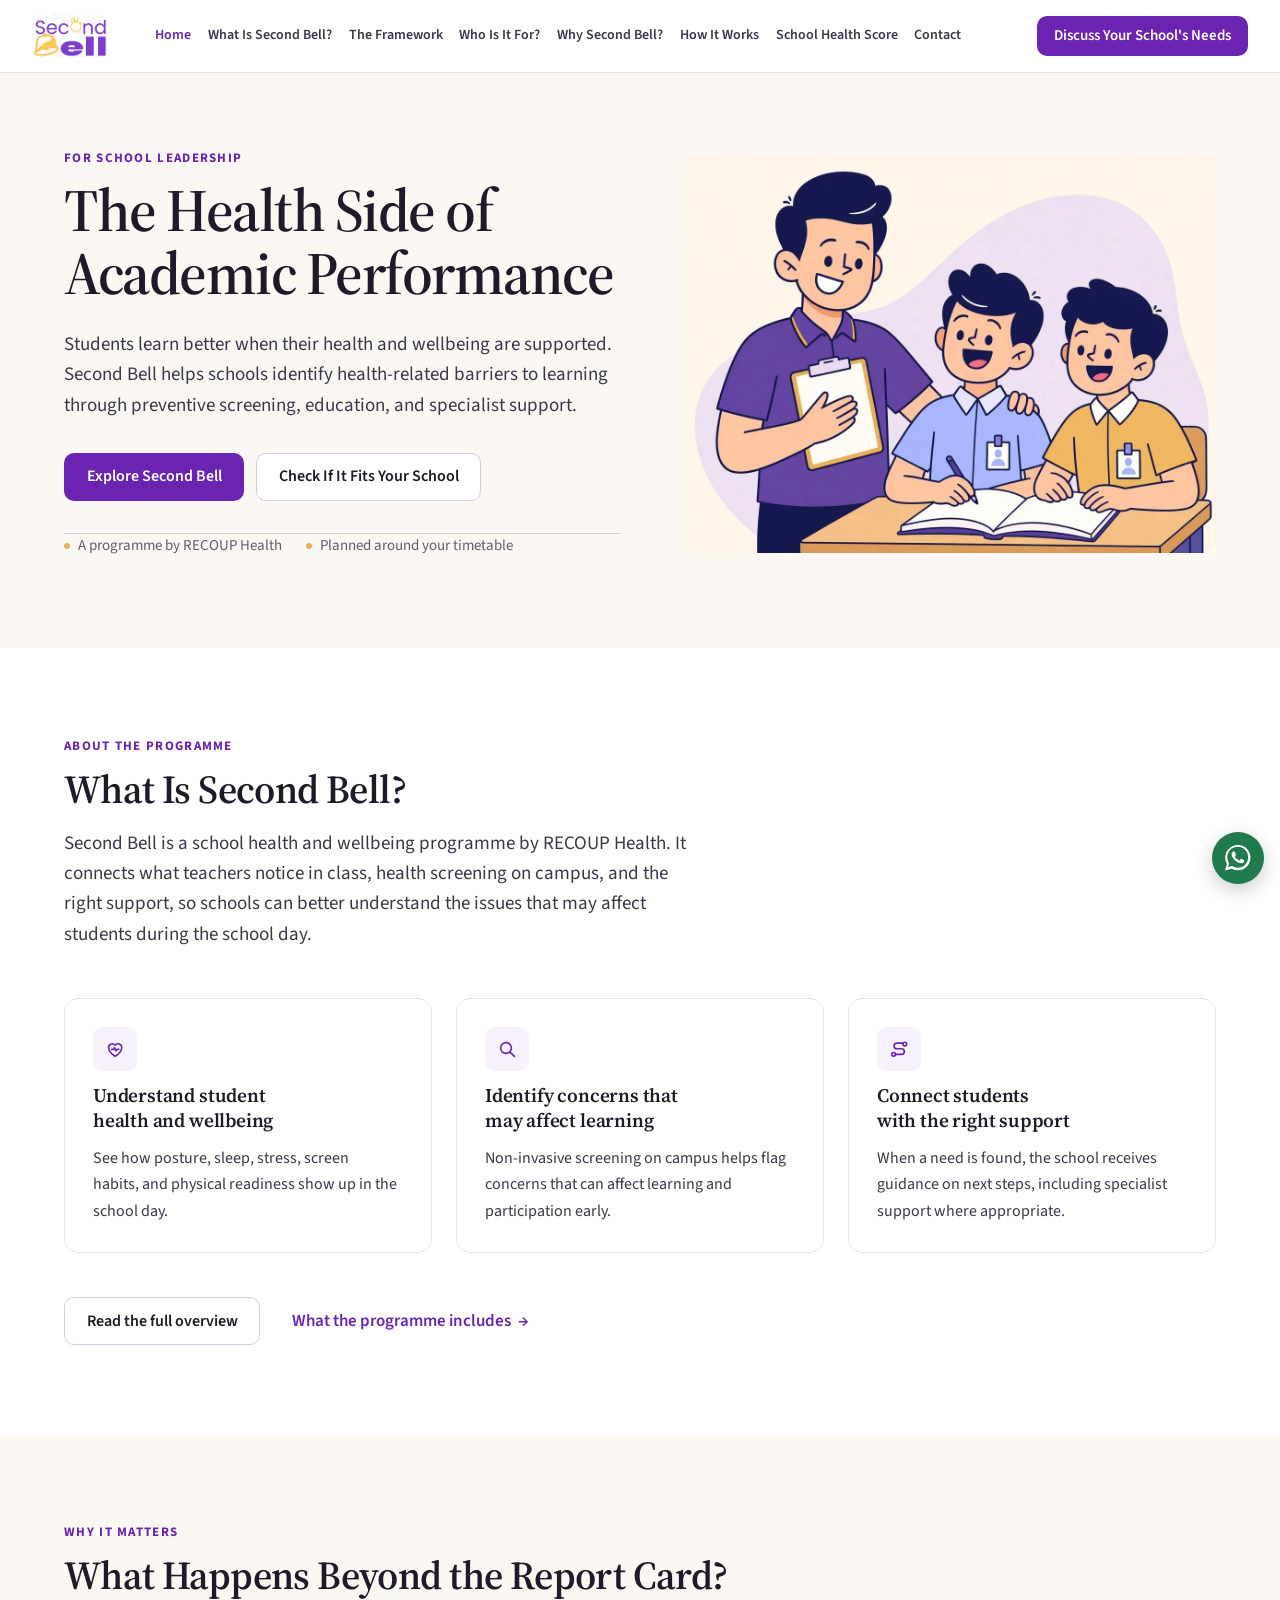
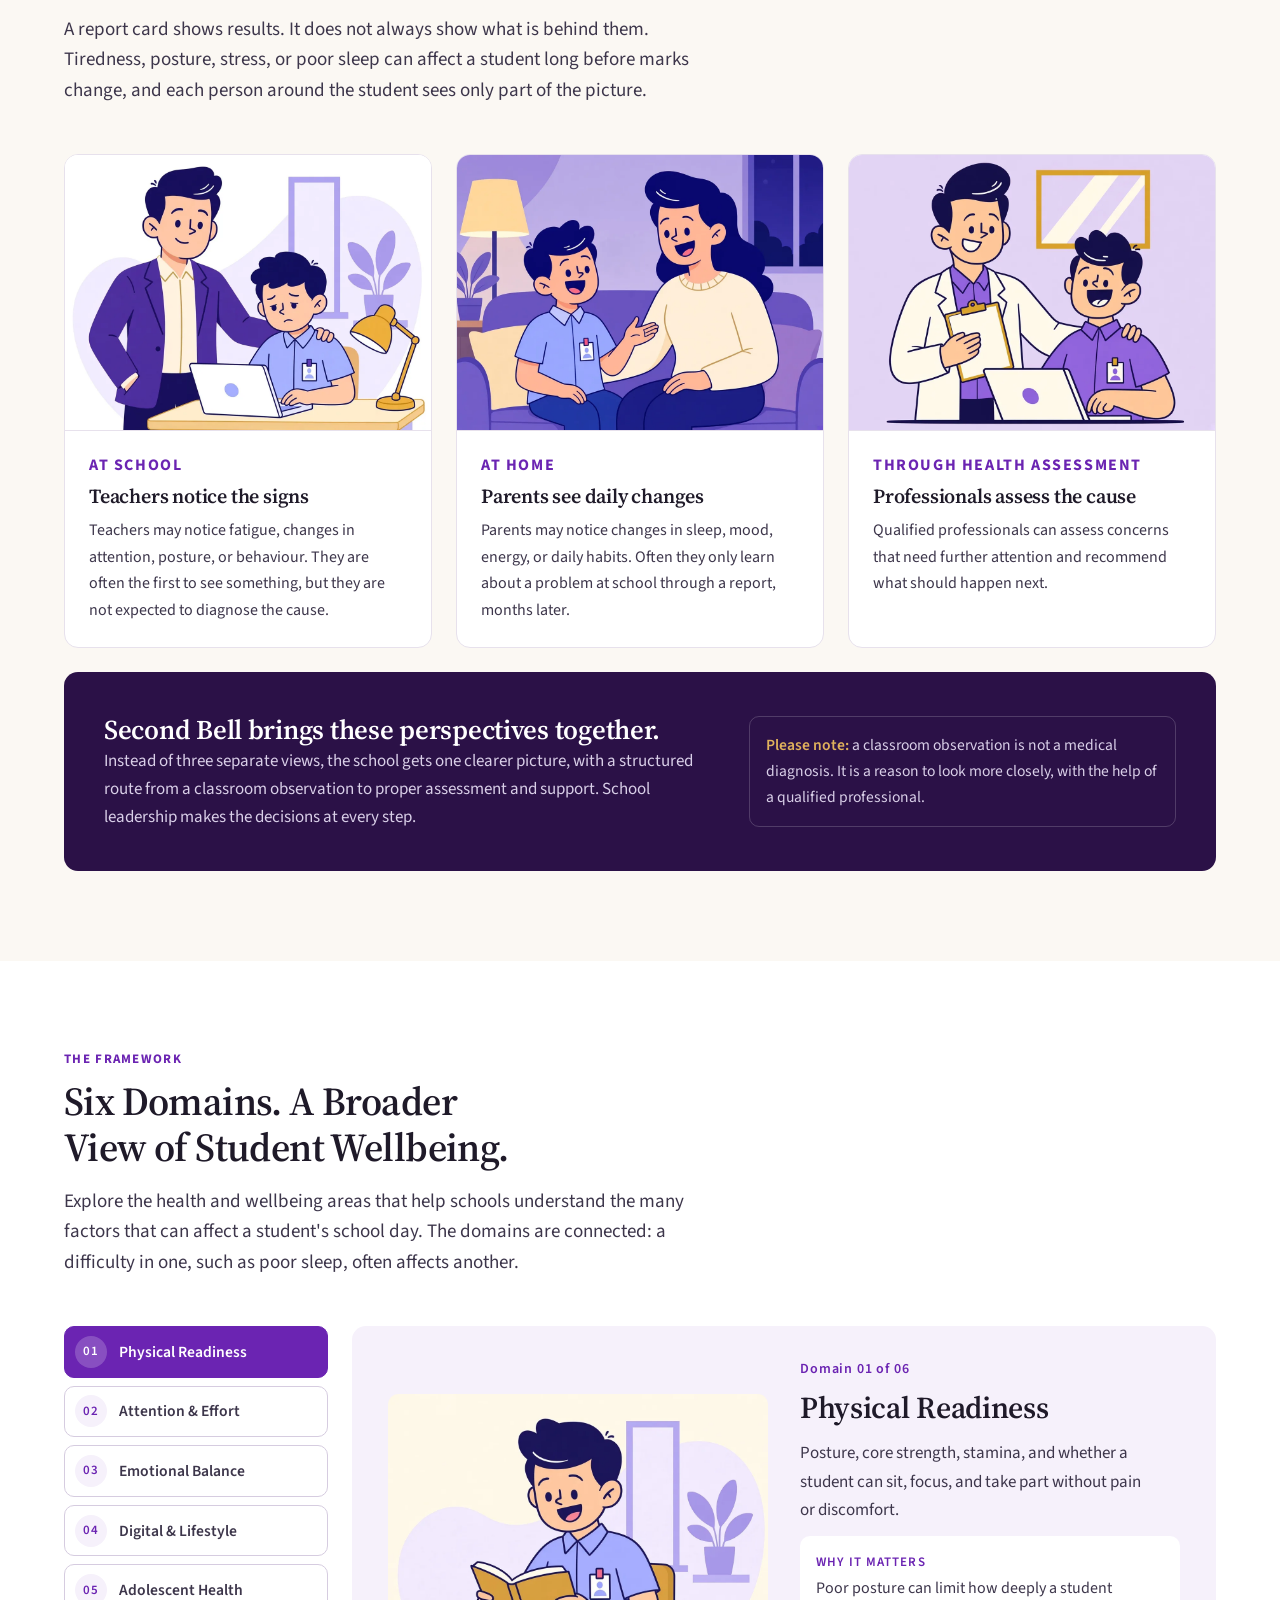
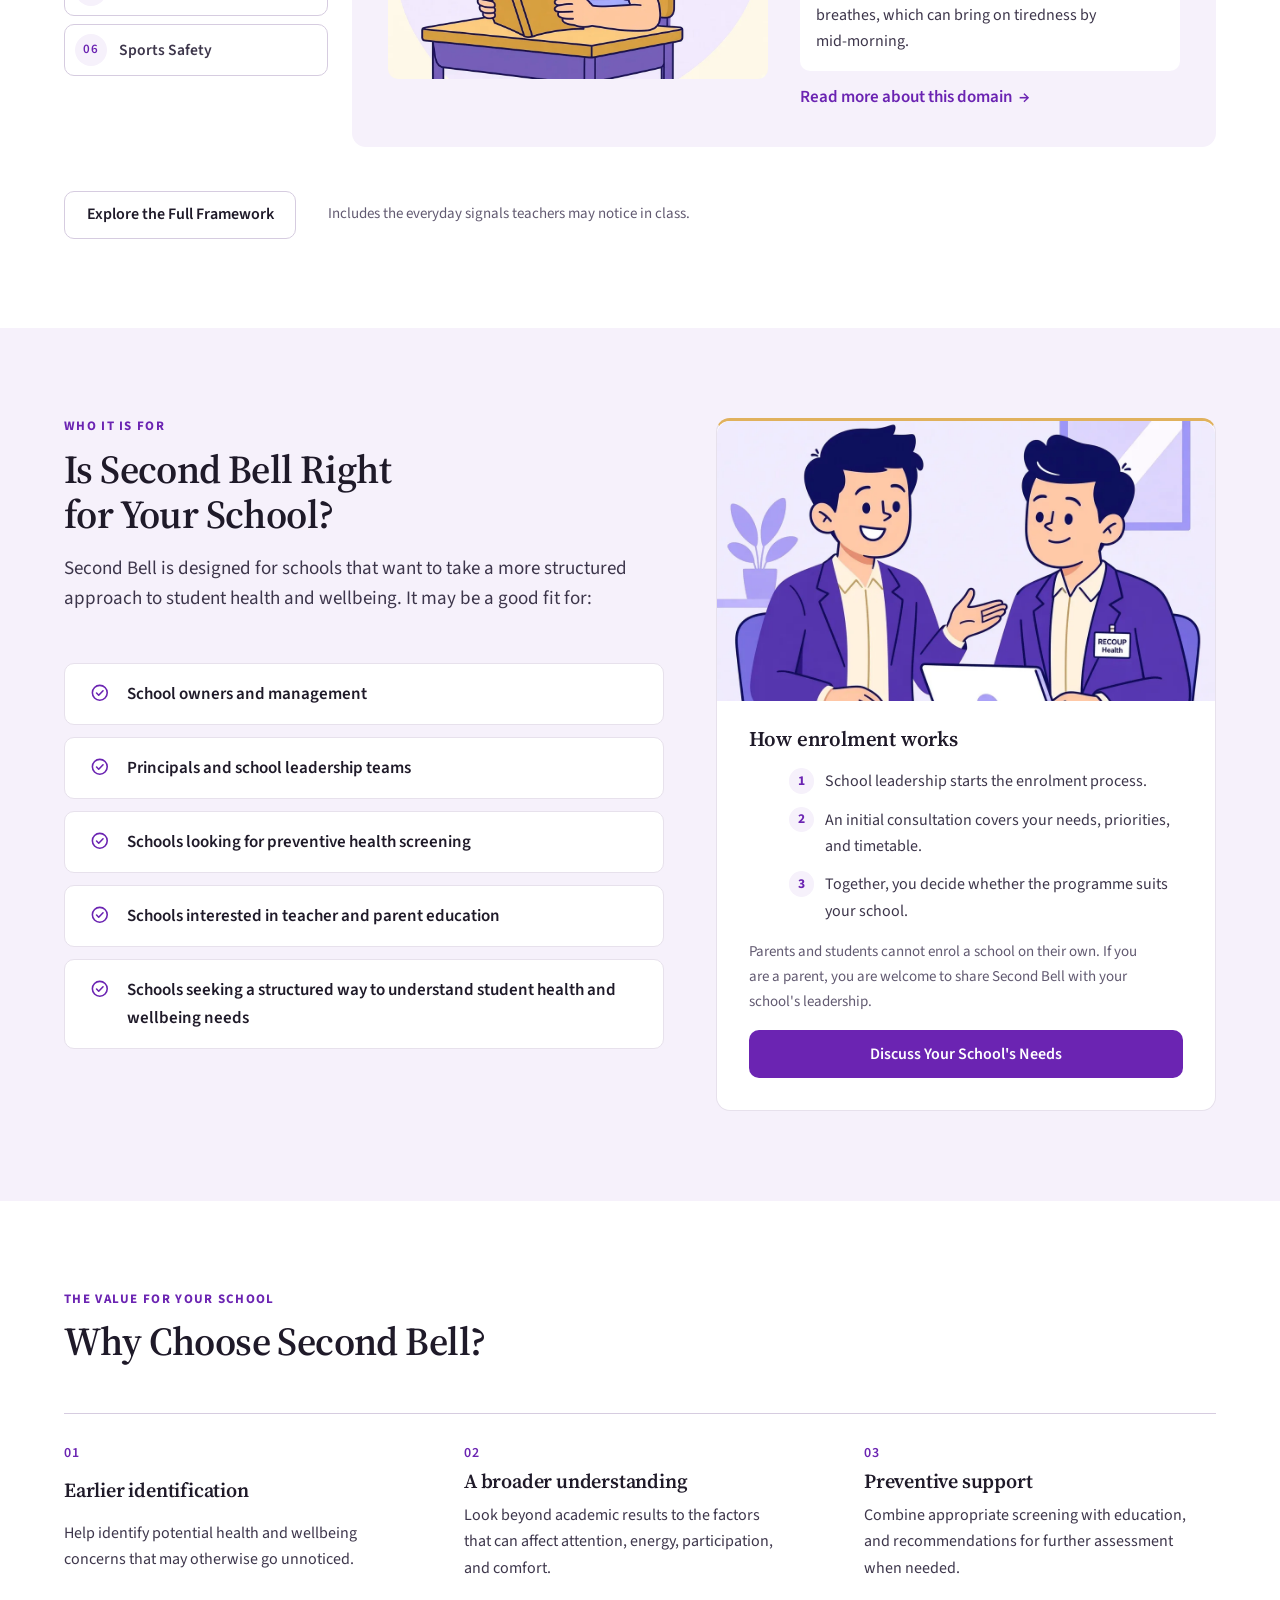
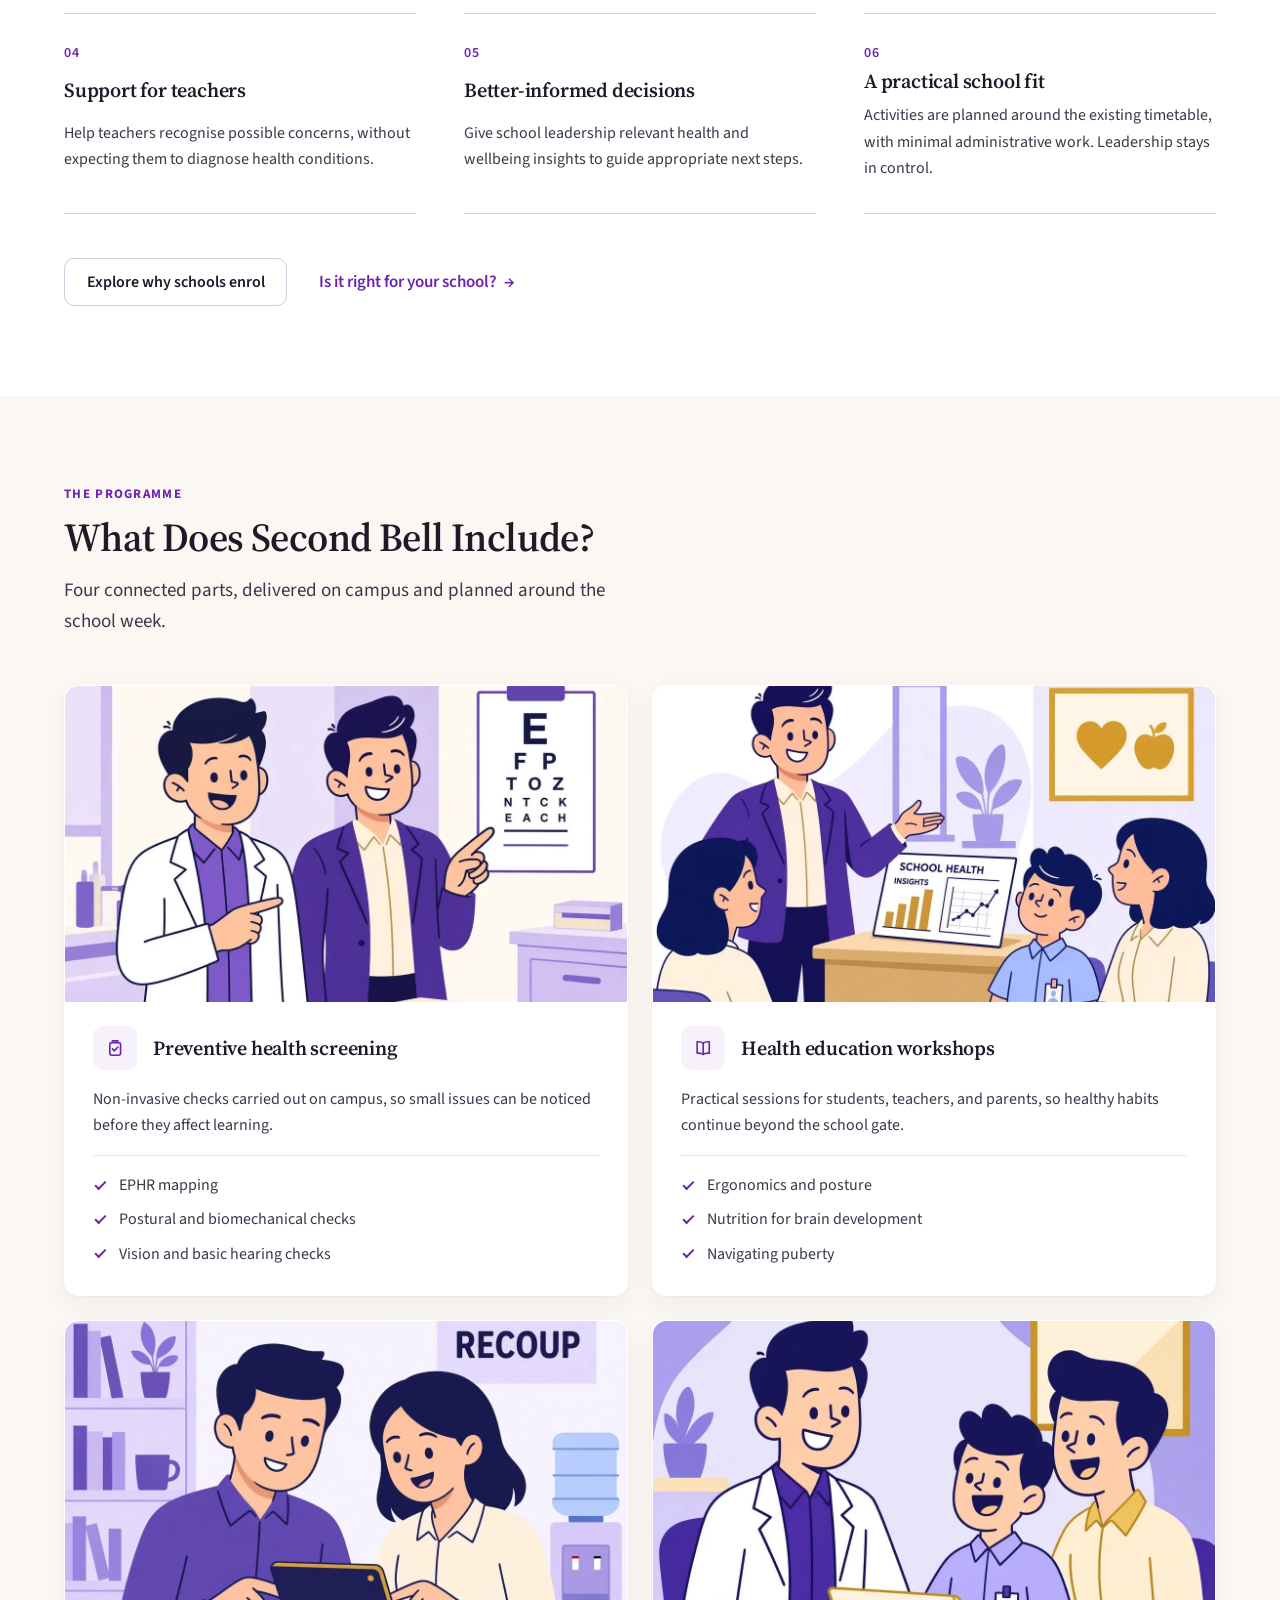
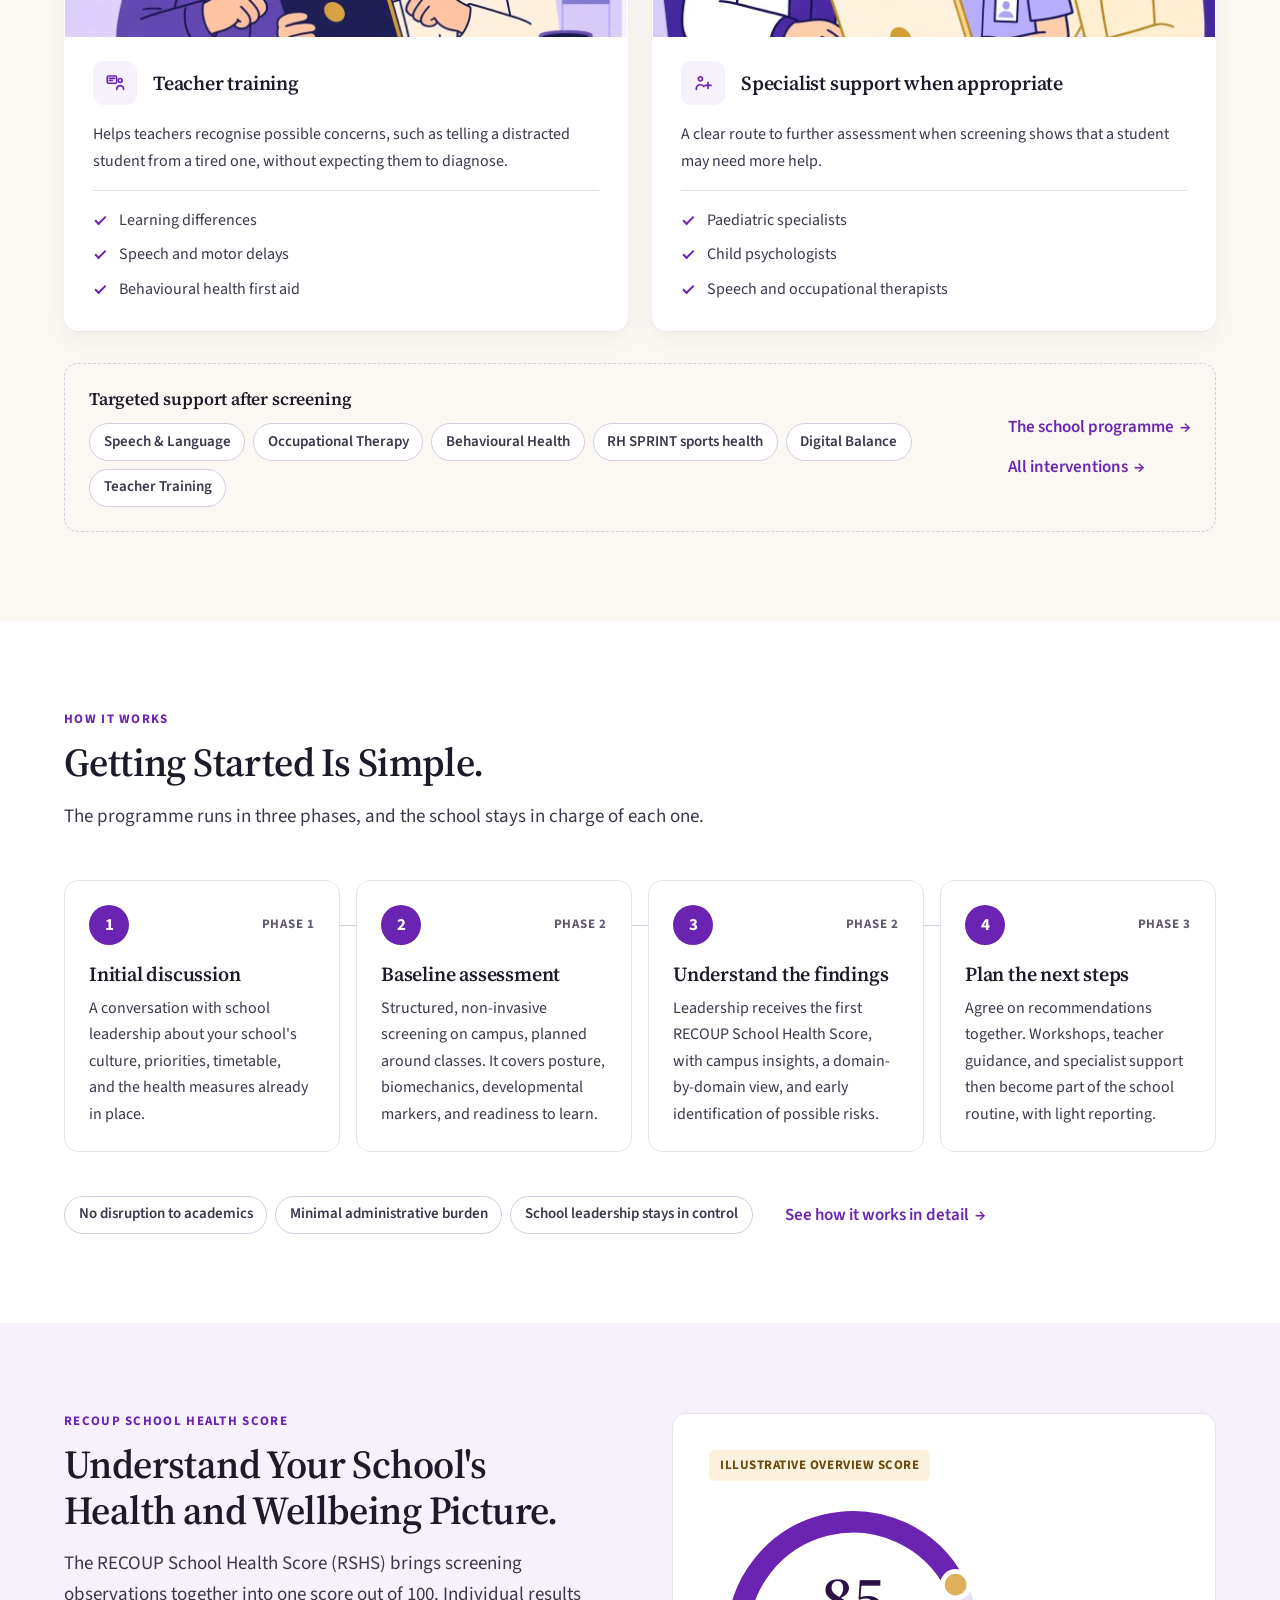
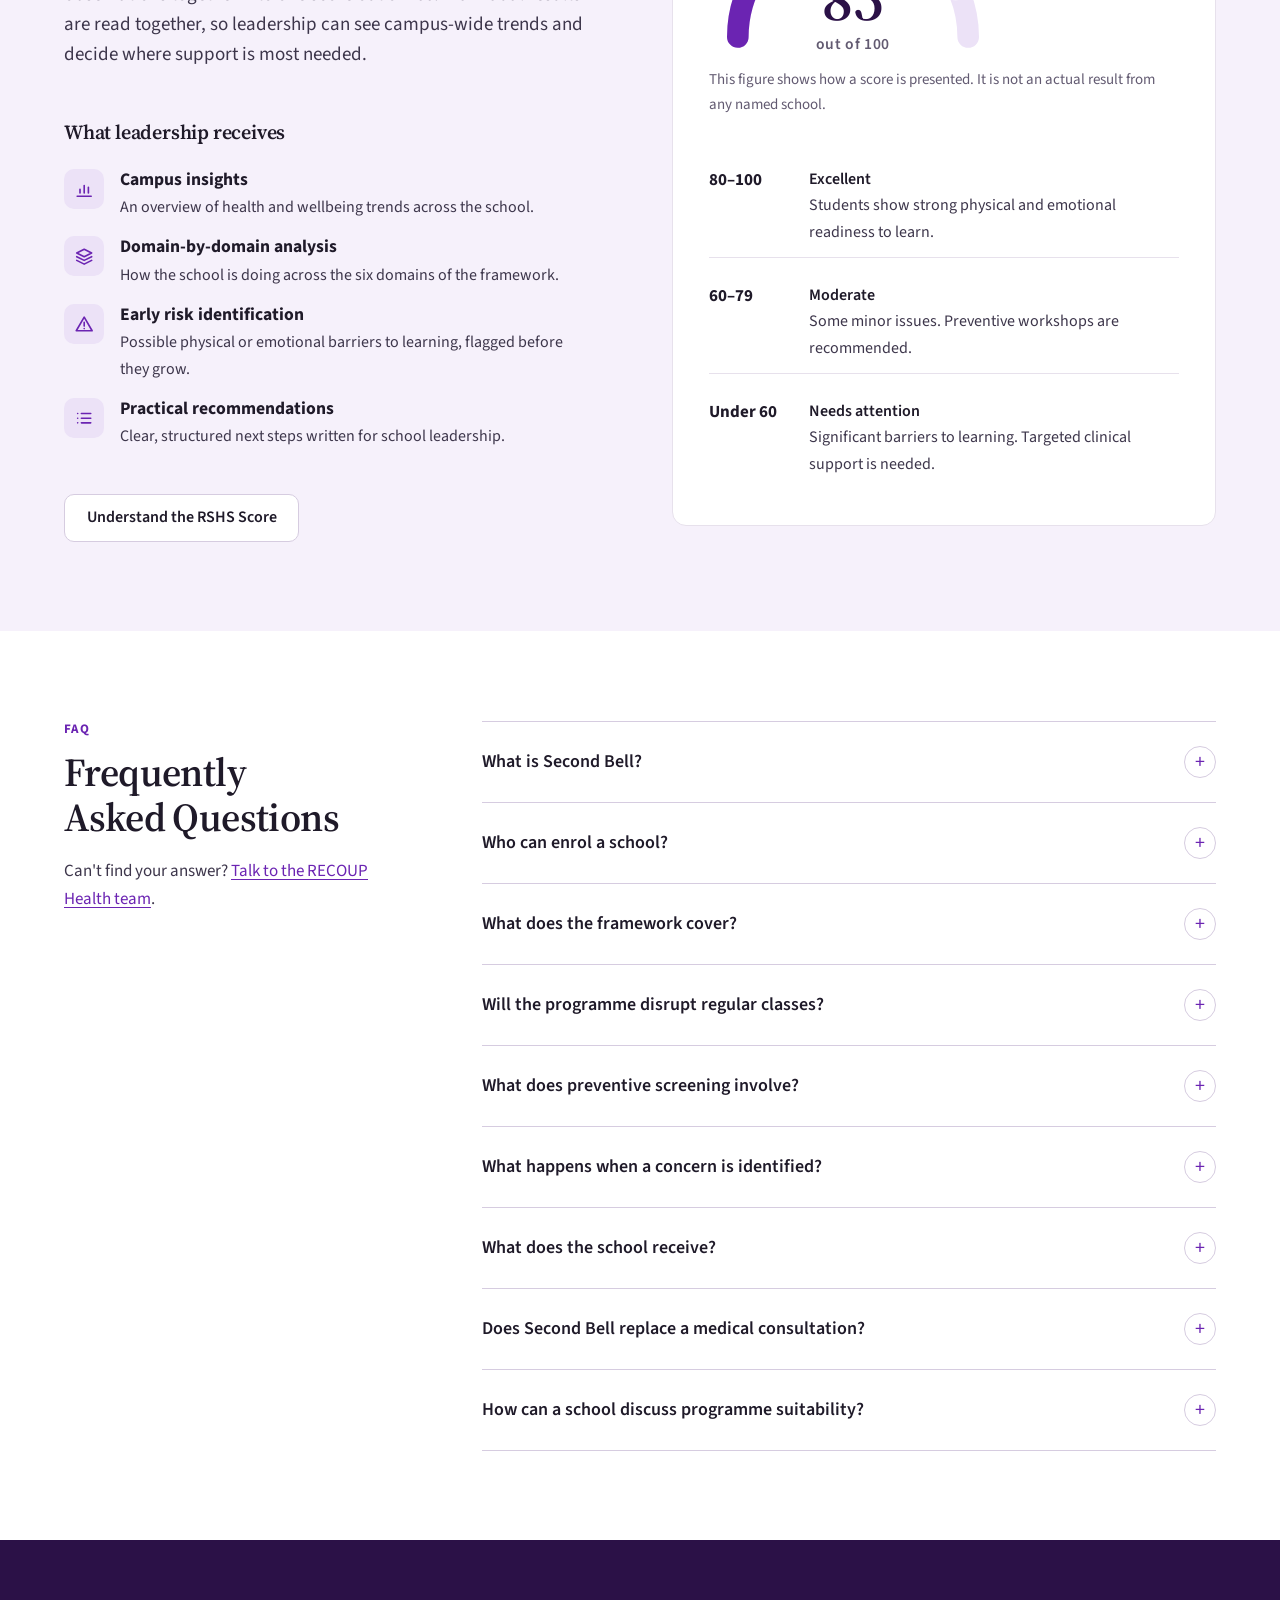
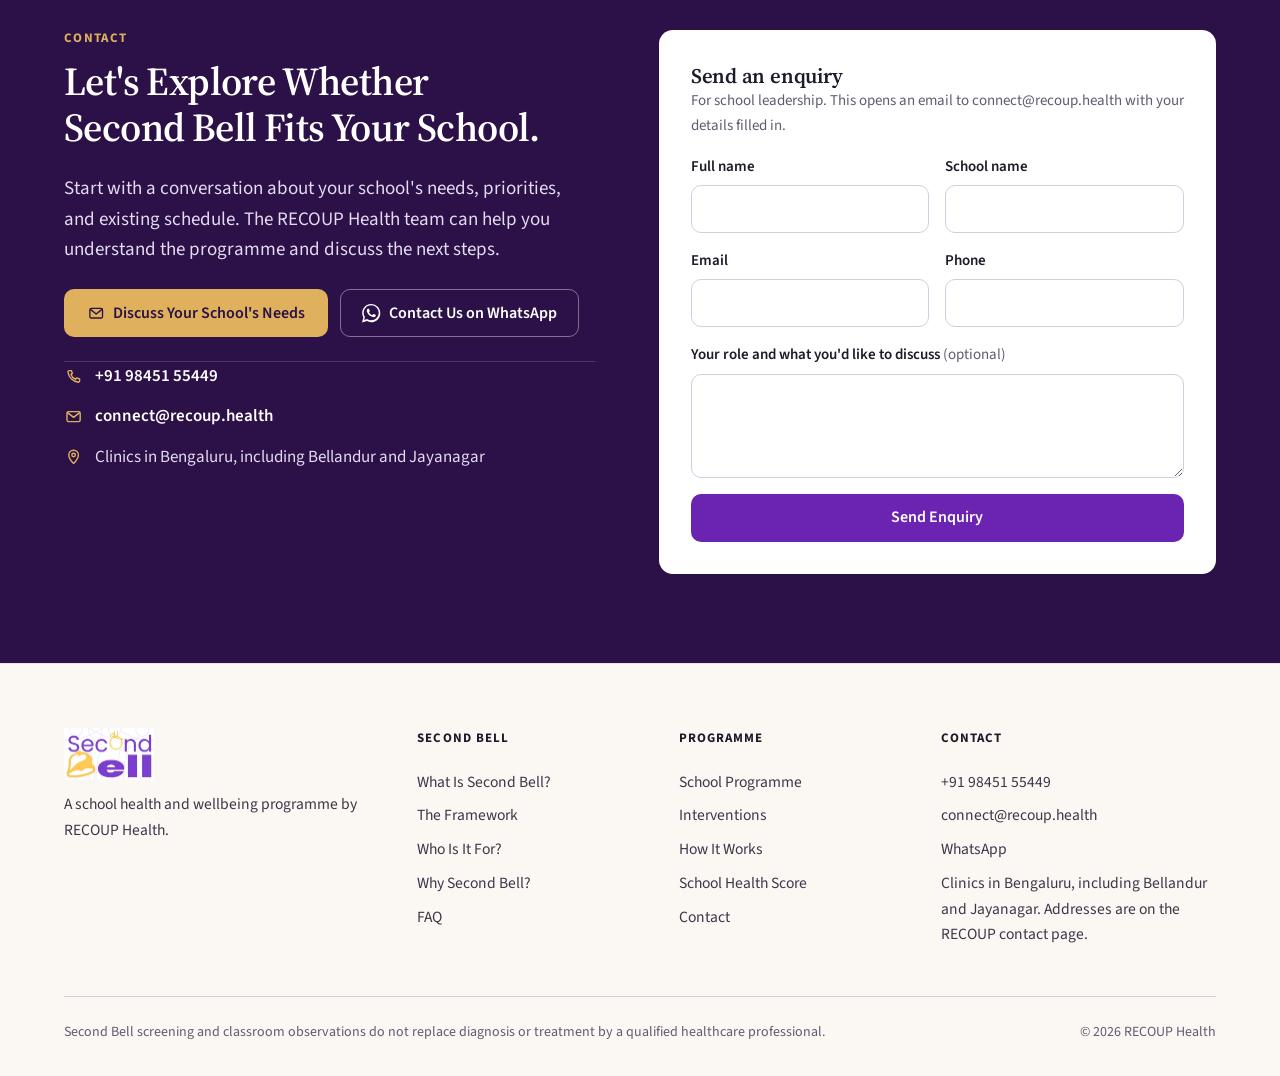
<file: index.html>
<!DOCTYPE html>
<html lang="en-GB">
<head>
  <meta charset="utf-8">
  <meta name="viewport" content="width=device-width, initial-scale=1">
  <title>Second Bell | The Health Side of Academic Performance</title>
  <meta name="description" content="Second Bell is a school health and wellbeing programme by RECOUP Health. Preventive screening, health education, and specialist support help schools identify health-related barriers to learning.">
  <link rel="canonical" href="/second-bell/">
  <meta property="og:title" content="Second Bell | The Health Side of Academic Performance">
  <meta property="og:description" content="Second Bell is a school health and wellbeing programme by RECOUP Health. Preventive screening, health education, and specialist support help schools identify health-related barriers to learning.">
  <meta property="og:type" content="website">
  <meta property="og:url" content="/second-bell/">
  <meta property="og:image" content="/second-bell/assets/illustrations/hero.webp">
  <meta property="og:image:alt" content="Two students with school bags walking through a sunlit school courtyard">
  <meta name="twitter:card" content="summary_large_image">
  <meta name="twitter:title" content="Second Bell | The Health Side of Academic Performance">
  <meta name="twitter:description" content="Second Bell is a school health and wellbeing programme by RECOUP Health. Preventive screening, health education, and specialist support help schools identify health-related barriers to learning.">
  <meta name="twitter:image" content="/second-bell/assets/illustrations/hero.webp">
  <meta name="theme-color" content="#fbf8f3">
  <link rel="icon" href="assets/icons/favicon.svg" type="image/svg+xml">
  <link rel="preconnect" href="https://fonts.googleapis.com">
  <link rel="preconnect" href="https://fonts.gstatic.com" crossorigin>
  <link href="https://fonts.googleapis.com/css2?family=Source+Sans+3:wght@400;600;700&family=Source+Serif+4:opsz,wght@8..60,600&display=swap" rel="stylesheet">
  <link rel="stylesheet" href="css/global.css">
  <script>document.documentElement.classList.add("js")</script>
  <script type="application/ld+json">
  {
    "@context": "https://schema.org",
    "@type": "WebPage",
    "name": "Second Bell | The Health Side of Academic Performance",
    "url": "/second-bell/",
    "description": "Second Bell is a school health and wellbeing programme by RECOUP Health: preventive screening, health education, teacher training, and specialist support.",
    "about": {
      "@type": "Service",
      "name": "Second Bell",
      "serviceType": "School health programme",
      "provider": {
        "@type": "MedicalOrganization",
        "name": "RECOUP Health",
        "email": "connect@recoup.health",
        "telephone": "+919845155449",
        "areaServed": "Bengaluru"
      }
    }
  }
  </script>
</head>
<body>
  <a class="skip" href="#content">Skip to content</a>
  <header class="site-header">
    <div class="wrap header-bar">
      <a class="brand" href="./">
        <img src="assets/logo/second-bell-logo-wide.webp" alt="Second Bell, home" width="360" height="209">
        <span class="brand-fallback" hidden>Second Bell</span>
      </a>
      <nav class="nav-primary" aria-label="Primary">
        <a href="./" aria-current="page">Home</a>
        <a href="what-is-second-bell/">What Is Second Bell?</a>
        <a href="framework/">The Framework</a>
        <a href="who-it-is-for/">Who Is It For?</a>
        <a href="why-second-bell/">Why Second Bell?</a>
        <a href="how-it-works/">How It Works</a>
        <a href="rshs-score/">School Health Score</a>
        <a href="contact/">Contact</a>
      </nav>
      <div class="header-tools">
        <a class="btn btn-primary btn-sm" href="contact/">Discuss Your School's Needs</a>
        <button class="menu-btn" type="button" aria-expanded="false" aria-controls="menu"><svg viewBox="0 0 24 24" aria-hidden="true" focusable="false" fill="none" stroke="currentColor" stroke-width="1.75" stroke-linecap="round" stroke-linejoin="round"><path d="M4.5 7h15M4.5 12h15M4.5 17h15"/></svg>Menu</button>
      </div>
    </div>
  </header>
  <div class="menu" id="menu" hidden role="dialog" aria-modal="true" aria-label="Site menu">
    <div class="wrap menu-bar">
      <a class="brand" href="./"><img src="assets/logo/second-bell-logo-wide.webp" alt="Second Bell, home" width="360" height="209"></a>
      <button class="menu-close" type="button"><svg viewBox="0 0 24 24" aria-hidden="true" focusable="false" fill="none" stroke="currentColor" stroke-width="1.75" stroke-linecap="round" stroke-linejoin="round"><path d="M6.5 6.5l11 11M17.5 6.5l-11 11"/></svg>Close</button>
    </div>
    <nav class="wrap" aria-label="Mobile">
      <a href="./" aria-current="page">Home</a>
      <a href="what-is-second-bell/">What Is Second Bell?</a>
      <a href="framework/">The Framework</a>
      <a href="who-it-is-for/">Who Is It For?</a>
      <a href="why-second-bell/">Why Second Bell?</a>
      <a href="program/">School Programme</a>
      <a href="interventions/">Interventions</a>
      <a href="how-it-works/">How It Works</a>
      <a href="rshs-score/">School Health Score</a>
      <a href="faq/">FAQ</a>
      <a href="contact/">Contact</a>
      <a class="btn btn-primary" href="contact/">Discuss Your School's Needs</a>
    </nav>
  </div>

  <main id="content">
    <section class="hero" aria-labelledby="hero-title">
      <div class="wrap hero-grid">
        <div>
          <p class="eyebrow">For school leadership</p>
          <h1 id="hero-title">The Health Side of Academic Performance</h1>
          <p class="lede">Students learn better when their health and wellbeing are supported. Second Bell helps schools identify health-related barriers to learning through preventive screening, education, and specialist support.</p>
          <div class="actions">
            <a class="btn btn-primary" href="what-is-second-bell/">Explore Second Bell</a>
            <a class="btn btn-secondary" href="who-it-is-for/">Check If It Fits Your School</a>
          </div>
          <ul class="hero-points">
            <li>A programme by RECOUP Health</li>
            <li>Planned around your timetable</li>
          </ul>
        </div>
        <div class="hero-media">
          <img src="assets/illustrations/hero.webp" alt="Illustration of a smiling teacher with a clipboard beside two students working together at a school desk" width="720" height="560" fetchpriority="high">
        </div>
      </div>
    </section>

    <section class="section" id="what" aria-labelledby="what-title">
      <div class="wrap">
        <div class="section-head">
          <p class="eyebrow">About the programme</p>
          <h2 id="what-title">What Is Second Bell?</h2>
          <p class="lede">Second Bell is a school health and wellbeing programme by RECOUP Health. It connects what teachers notice in class, health screening on campus, and the right support, so schools can better understand the issues that may affect students during the school day.</p>
        </div>
        <ul class="grid grid-3">
          <li class="card">
            <span class="card-icon"><svg viewBox="0 0 24 24" aria-hidden="true" focusable="false" fill="none" stroke="currentColor" stroke-width="1.75" stroke-linecap="round" stroke-linejoin="round"><path d="M12 19.5s-7-4.3-7-9.4A3.9 3.9 0 0 1 12 7.7a3.9 3.9 0 0 1 7 2.4c0 5.1-7 9.4-7 9.4z"/><path d="M8.2 12.2h2l1.1-1.9 1.6 3.4 1-1.5h1.9"/></svg></span>
            <h3>Understand student health and wellbeing</h3>
            <p>See how posture, sleep, stress, screen habits, and physical readiness show up in the school day.</p>
          </li>
          <li class="card">
            <span class="card-icon"><svg viewBox="0 0 24 24" aria-hidden="true" focusable="false" fill="none" stroke="currentColor" stroke-width="1.75" stroke-linecap="round" stroke-linejoin="round"><circle cx="10.75" cy="10.75" r="5.75"/><path d="M15 15l4.75 4.75"/></svg></span>
            <h3>Identify concerns that may affect learning</h3>
            <p>Non-invasive screening on campus helps flag concerns that can affect learning and participation early.</p>
          </li>
          <li class="card">
            <span class="card-icon"><svg viewBox="0 0 24 24" aria-hidden="true" focusable="false" fill="none" stroke="currentColor" stroke-width="1.75" stroke-linecap="round" stroke-linejoin="round"><circle cx="6" cy="17.5" r="2"/><circle cx="18" cy="6.5" r="2"/><path d="M8 17.5h6.5a3 3 0 0 0 0-6h-5a3 3 0 0 1 0-6H16"/></svg></span>
            <h3>Connect students with the right support</h3>
            <p>When a need is found, the school receives guidance on next steps, including specialist support where appropriate.</p>
          </li>
        </ul>
        <div class="section-foot">
          <a class="btn btn-secondary" href="what-is-second-bell/">Read the full overview</a>
          <a class="text-link" href="program/">What the programme includes</a>
        </div>
      </div>
    </section>

    <section class="section section--warm" id="why-it-matters" aria-labelledby="matters-title">
      <div class="wrap">
        <div class="section-head">
          <p class="eyebrow">Why it matters</p>
          <h2 id="matters-title">What Happens Beyond the Report Card?</h2>
          <p class="lede">A report card shows results. It does not always show what is behind them. Tiredness, posture, stress, or poor sleep can affect a student long before marks change, and each person around the student sees only part of the picture.</p>
        </div>
        <div class="grid grid-3">
          <article class="perspective">
            <div class="perspective-art"><img src="assets/illustrations/at-school.webp" alt="Illustration of a teacher gently checking on a tired student at his desk" width="800" height="600" loading="lazy" decoding="async"></div>
            <div class="perspective-body">
              <p class="eyebrow">At school</p>
              <h3>Teachers notice the signs</h3>
              <p>Teachers may notice fatigue, changes in attention, posture, or behaviour. They are often the first to see something, but they are not expected to diagnose the cause.</p>
            </div>
          </article>
          <article class="perspective">
            <div class="perspective-art"><img src="assets/illustrations/at-home.webp" alt="Illustration of a parent and child talking on a sofa at home in the evening" width="800" height="600" loading="lazy" decoding="async"></div>
            <div class="perspective-body">
              <p class="eyebrow">At home</p>
              <h3>Parents see daily changes</h3>
              <p>Parents may notice changes in sleep, mood, energy, or daily habits. Often they only learn about a problem at school through a report, months later.</p>
            </div>
          </article>
          <article class="perspective">
            <div class="perspective-art"><img src="assets/illustrations/health.webp" alt="Illustration of a health professional with a clipboard talking with a student" width="800" height="600" loading="lazy" decoding="async"></div>
            <div class="perspective-body">
              <p class="eyebrow">Through health assessment</p>
              <h3>Professionals assess the cause</h3>
              <p>Qualified professionals can assess concerns that need further attention and recommend what should happen next.</p>
            </div>
          </article>
        </div>
        <div class="connect-panel">
          <div>
            <h3>Second Bell brings these perspectives together.</h3>
            <p>Instead of three separate views, the school gets one clearer picture, with a structured route from a classroom observation to proper assessment and support. School leadership makes the decisions at every step.</p>
          </div>
          <p class="connect-note"><strong>Please note:</strong> a classroom observation is not a medical diagnosis. It is a reason to look more closely, with the help of a qualified professional.</p>
        </div>
      </div>
    </section>

    <section class="section" id="framework" aria-labelledby="framework-title">
      <div class="wrap">
        <div class="section-head">
          <p class="eyebrow">The framework</p>
          <h2 id="framework-title">Six Domains. A Broader View of Student Wellbeing.</h2>
          <p class="lede">Explore the health and wellbeing areas that help schools understand the many factors that can affect a student's school day. The domains are connected: a difficulty in one, such as poor sleep, often affects another.</p>
        </div>
        <div class="explorer" data-switcher>
          <div class="explorer-tabs" role="tablist" aria-label="Framework domains">
            <button class="explorer-tab" type="button" role="tab" id="tab-physical" aria-controls="panel-physical" aria-selected="true" tabindex="0"><span class="card-num">01</span>Physical Readiness</button>
            <button class="explorer-tab" type="button" role="tab" id="tab-attention" aria-controls="panel-attention" aria-selected="false" tabindex="-1"><span class="card-num">02</span>Attention &amp; Effort</button>
            <button class="explorer-tab" type="button" role="tab" id="tab-emotion" aria-controls="panel-emotion" aria-selected="false" tabindex="-1"><span class="card-num">03</span>Emotional Balance</button>
            <button class="explorer-tab" type="button" role="tab" id="tab-digital" aria-controls="panel-digital" aria-selected="false" tabindex="-1"><span class="card-num">04</span>Digital &amp; Lifestyle</button>
            <button class="explorer-tab" type="button" role="tab" id="tab-adolescent" aria-controls="panel-adolescent" aria-selected="false" tabindex="-1"><span class="card-num">05</span>Adolescent Health</button>
            <button class="explorer-tab" type="button" role="tab" id="tab-sports" aria-controls="panel-sports" aria-selected="false" tabindex="-1"><span class="card-num">06</span>Sports Safety</button>
          </div>
          <div class="explorer-panel" role="tabpanel" id="panel-physical" aria-labelledby="tab-physical">
            <div class="explorer-art"><img src="assets/illustrations/domain-physical.webp" alt="Illustration of a student sitting upright at her desk beside a posture guide line" width="800" height="600" loading="lazy" decoding="async"></div>
            <div class="explorer-body">
              <span class="card-num">Domain 01 of 06</span>
              <h3>Physical Readiness</h3>
              <p>Posture, core strength, stamina, and whether a student can sit, focus, and take part without pain or discomfort.</p>
              <p class="explorer-why"><strong>Why it matters</strong>Poor posture can limit how deeply a student breathes, which can bring on tiredness by mid-morning.</p>
              <a class="text-link" href="framework/#physical">Read more about this domain</a>
            </div>
          </div>
          <div class="explorer-panel" role="tabpanel" id="panel-attention" aria-labelledby="tab-attention">
            <div class="explorer-art"><img src="assets/illustrations/domain-attention.webp" alt="Illustration of a student reading with focus, a lightbulb glowing beside him" width="800" height="600" loading="lazy" decoding="async"></div>
            <div class="explorer-body">
              <span class="card-num">Domain 02 of 06</span>
              <h3>Attention &amp; Effort</h3>
              <p>How much focus a student has left after physical strain, too little sleep, or sensory overload.</p>
              <p class="explorer-why"><strong>Why it matters</strong>Ongoing tiredness can make it much harder for a child to keep their attention on a task.</p>
              <a class="text-link" href="framework/#attention">Read more about this domain</a>
            </div>
          </div>
          <div class="explorer-panel" role="tabpanel" id="panel-emotion" aria-labelledby="tab-emotion">
            <div class="explorer-art"><img src="assets/illustrations/domain-emotion.webp" alt="Illustration of a calm student with a thought bubble showing a heart" width="800" height="600" loading="lazy" decoding="async"></div>
            <div class="explorer-body">
              <span class="card-num">Domain 03 of 06</span>
              <h3>Emotional Balance</h3>
              <p>Signs of stress, anxiety, or difficulty managing emotions that can show up as behaviour in the classroom.</p>
              <p class="explorer-why"><strong>Why it matters</strong>Stress that goes unrecognised is often mistaken for defiance.</p>
              <a class="text-link" href="framework/#emotion">Read more about this domain</a>
            </div>
          </div>
          <div class="explorer-panel" role="tabpanel" id="panel-digital" aria-labelledby="tab-digital">
            <div class="explorer-art"><img src="assets/illustrations/domain-digital.webp" alt="Illustration of a student in bed at night looking at a phone" width="800" height="600" loading="lazy" decoding="async"></div>
            <div class="explorer-body">
              <span class="card-num">Domain 04 of 06</span>
              <h3>Digital &amp; Lifestyle</h3>
              <p>How screen time, disrupted sleep, and inactive habits affect a student's performance at school.</p>
              <p class="explorer-why"><strong>Why it matters</strong>Using devices late at night can reduce REM sleep, the stage of sleep that helps the brain store memories.</p>
              <a class="text-link" href="framework/#digital">Read more about this domain</a>
            </div>
          </div>
          <div class="explorer-panel" role="tabpanel" id="panel-adolescent" aria-labelledby="tab-adolescent">
            <div class="explorer-art"><img src="assets/illustrations/domain-adolescent.webp" alt="Illustration of two older students chatting beside a growth chart" width="800" height="600" loading="lazy" decoding="async"></div>
            <div class="explorer-body">
              <span class="card-num">Domain 05 of 06</span>
              <h3>Adolescent Health</h3>
              <p>Awareness and support for students going through the physical and emotional changes of puberty.</p>
              <p class="explorer-why"><strong>Why it matters</strong>Hormonal changes call for structured, caring guidance rather than discipline alone.</p>
              <a class="text-link" href="framework/#adolescent">Read more about this domain</a>
            </div>
          </div>
          <div class="explorer-panel" role="tabpanel" id="panel-sports" aria-labelledby="tab-sports">
            <div class="explorer-art"><img src="assets/illustrations/domain-sports.webp" alt="Illustration of a student running across a school sports field" width="800" height="600" loading="lazy" decoding="async"></div>
            <div class="explorer-body">
              <span class="card-num">Domain 06 of 06</span>
              <h3>Sports Safety</h3>
              <p>Biomechanical screening, which checks how the body moves, to help prevent repeat injuries in active students.</p>
              <p class="explorer-why"><strong>Why it matters</strong>Spotting movement problems early can help prevent long-term joint pain.</p>
              <a class="text-link" href="framework/#sports">Read more about this domain</a>
            </div>
          </div>
        </div>
        <div class="section-foot">
          <a class="btn btn-secondary" href="framework/">Explore the Full Framework</a>
          <p class="small">Includes the everyday signals teachers may notice in class.</p>
        </div>
      </div>
    </section>

    <section class="section section--tint" id="who" aria-labelledby="who-title">
      <div class="wrap audience-grid">
        <div>
          <div class="section-head">
            <p class="eyebrow">Who it is for</p>
            <h2 id="who-title">Is Second Bell Right for Your School?</h2>
            <p class="lede">Second Bell is designed for schools that want to take a more structured approach to student health and wellbeing. It may be a good fit for:</p>
          </div>
          <ul class="audience-list">
            <li><svg viewBox="0 0 24 24" aria-hidden="true" focusable="false" fill="none" stroke="currentColor" stroke-width="1.75" stroke-linecap="round" stroke-linejoin="round"><circle cx="12" cy="12" r="8.25"/><path d="M8.4 12.3l2.4 2.4 4.8-5"/></svg><span>School owners and management</span></li>
            <li><svg viewBox="0 0 24 24" aria-hidden="true" focusable="false" fill="none" stroke="currentColor" stroke-width="1.75" stroke-linecap="round" stroke-linejoin="round"><circle cx="12" cy="12" r="8.25"/><path d="M8.4 12.3l2.4 2.4 4.8-5"/></svg><span>Principals and school leadership teams</span></li>
            <li><svg viewBox="0 0 24 24" aria-hidden="true" focusable="false" fill="none" stroke="currentColor" stroke-width="1.75" stroke-linecap="round" stroke-linejoin="round"><circle cx="12" cy="12" r="8.25"/><path d="M8.4 12.3l2.4 2.4 4.8-5"/></svg><span>Schools looking for preventive health screening</span></li>
            <li><svg viewBox="0 0 24 24" aria-hidden="true" focusable="false" fill="none" stroke="currentColor" stroke-width="1.75" stroke-linecap="round" stroke-linejoin="round"><circle cx="12" cy="12" r="8.25"/><path d="M8.4 12.3l2.4 2.4 4.8-5"/></svg><span>Schools interested in teacher and parent education</span></li>
            <li><svg viewBox="0 0 24 24" aria-hidden="true" focusable="false" fill="none" stroke="currentColor" stroke-width="1.75" stroke-linecap="round" stroke-linejoin="round"><circle cx="12" cy="12" r="8.25"/><path d="M8.4 12.3l2.4 2.4 4.8-5"/></svg><span>Schools seeking a structured way to understand student health and wellbeing needs</span></li>
          </ul>
        </div>
        <aside class="enrol-box" aria-labelledby="enrol-title">
          <div class="enrol-art"><img src="assets/illustrations/consult.webp" alt="Illustration of a school principal and a RECOUP Health professional talking across a table" width="800" height="600" loading="lazy" decoding="async"></div>
          <h3 id="enrol-title">How enrolment works</h3>
          <ol>
            <li><span>School leadership starts the enrolment process.</span></li>
            <li><span>An initial consultation covers your needs, priorities, and timetable.</span></li>
            <li><span>Together, you decide whether the programme suits your school.</span></li>
          </ol>
          <p class="small">Parents and students cannot enrol a school on their own. If you are a parent, you are welcome to share Second Bell with your school's leadership.</p>
          <a class="btn btn-primary" href="contact/">Discuss Your School's Needs</a>
        </aside>
      </div>
    </section>

    <section class="section" id="why" aria-labelledby="why-title">
      <div class="wrap">
        <div class="section-head">
          <p class="eyebrow">The value for your school</p>
          <h2 id="why-title">Why Choose Second Bell?</h2>
        </div>
        <ol class="benefit-grid">
          <li class="benefit"><span class="card-num">01</span><h3>Earlier identification</h3><p>Help identify potential health and wellbeing concerns that may otherwise go unnoticed.</p></li>
          <li class="benefit"><span class="card-num">02</span><h3>A broader understanding</h3><p>Look beyond academic results to the factors that can affect attention, energy, participation, and comfort.</p></li>
          <li class="benefit"><span class="card-num">03</span><h3>Preventive support</h3><p>Combine appropriate screening with education, and recommendations for further assessment when needed.</p></li>
          <li class="benefit"><span class="card-num">04</span><h3>Support for teachers</h3><p>Help teachers recognise possible concerns, without expecting them to diagnose health conditions.</p></li>
          <li class="benefit"><span class="card-num">05</span><h3>Better-informed decisions</h3><p>Give school leadership relevant health and wellbeing insights to guide appropriate next steps.</p></li>
          <li class="benefit"><span class="card-num">06</span><h3>A practical school fit</h3><p>Activities are planned around the existing timetable, with minimal administrative work. Leadership stays in control.</p></li>
        </ol>
        <div class="section-foot">
          <a class="btn btn-secondary" href="why-second-bell/">Explore why schools enrol</a>
          <a class="text-link" href="who-it-is-for/">Is it right for your school?</a>
        </div>
      </div>
    </section>

    <section class="section section--warm" id="includes" aria-labelledby="includes-title">
      <div class="wrap">
        <div class="section-head">
          <p class="eyebrow">The programme</p>
          <h2 id="includes-title">What Does Second Bell Include?</h2>
          <p class="lede">Four connected parts, delivered on campus and planned around the school week.</p>
        </div>
        <div class="grid grid-2">
          <article class="card include-card">
            <div class="include-art"><img src="assets/illustrations/prog-screening.webp" alt="Illustration of a health professional pointing to an eye chart during a friendly screening" width="800" height="600" loading="lazy" decoding="async"></div>
            <div class="card-head"><span class="card-icon"><svg viewBox="0 0 24 24" aria-hidden="true" focusable="false" fill="none" stroke="currentColor" stroke-width="1.75" stroke-linecap="round" stroke-linejoin="round"><path d="M9 4.2h6"/><rect x="6.25" y="6" width="11.5" height="13.5" rx="2"/><path d="M9.1 12.8l2 2 3.8-4"/></svg></span><h3>Preventive health screening</h3></div>
            <p>Non-invasive checks carried out on campus, so small issues can be noticed before they affect learning.</p>
            <ul class="check-list"><li>EPHR mapping</li><li>Postural and biomechanical checks</li><li>Vision and basic hearing checks</li></ul>
          </article>
          <article class="card include-card">
            <div class="include-art"><img src="assets/illustrations/prog-workshop.webp" alt="Illustration of a presenter leading a health workshop for students and a parent" width="800" height="600" loading="lazy" decoding="async"></div>
            <div class="card-head"><span class="card-icon"><svg viewBox="0 0 24 24" aria-hidden="true" focusable="false" fill="none" stroke="currentColor" stroke-width="1.75" stroke-linecap="round" stroke-linejoin="round"><path d="M12 6.5C10.2 5.2 8 4.8 5.5 5.2v12.2c2.5-.4 4.7 0 6.5 1.3 1.8-1.3 4-1.7 6.5-1.3V5.2C16 4.8 13.8 5.2 12 6.5z"/><path d="M12 6.5v12.2"/></svg></span><h3>Health education workshops</h3></div>
            <p>Practical sessions for students, teachers, and parents, so healthy habits continue beyond the school gate.</p>
            <ul class="check-list"><li>Ergonomics and posture</li><li>Nutrition for brain development</li><li>Navigating puberty</li></ul>
          </article>
          <article class="card include-card">
            <div class="include-art"><img src="assets/illustrations/prog-training.webp" alt="Illustration of two teachers reviewing a tablet together during training" width="800" height="600" loading="lazy" decoding="async"></div>
            <div class="card-head"><span class="card-icon"><svg viewBox="0 0 24 24" aria-hidden="true" focusable="false" fill="none" stroke="currentColor" stroke-width="1.75" stroke-linecap="round" stroke-linejoin="round"><rect x="3.5" y="4.25" width="10" height="7.75" rx="1.25"/><path d="M5.7 6.9h5.6M5.7 9.15h3.4"/><circle cx="17.35" cy="9" r="2.05"/><path d="M13.7 18.75v-.55a3.65 3.65 0 0 1 3.65-3.65 3.65 3.65 0 0 1 3.65 3.65v.55"/></svg></span><h3>Teacher training</h3></div>
            <p>Helps teachers recognise possible concerns, such as telling a distracted student from a tired one, without expecting them to diagnose.</p>
            <ul class="check-list"><li>Learning differences</li><li>Speech and motor delays</li><li>Behavioural health first aid</li></ul>
          </article>
          <article class="card include-card">
            <div class="include-art"><img src="assets/illustrations/prog-specialist.webp" alt="Illustration of a specialist meeting a student and parent across a table" width="800" height="600" loading="lazy" decoding="async"></div>
            <div class="card-head"><span class="card-icon"><svg viewBox="0 0 24 24" aria-hidden="true" focusable="false" fill="none" stroke="currentColor" stroke-width="1.75" stroke-linecap="round" stroke-linejoin="round"><circle cx="9" cy="7.25" r="2.15"/><path d="M4.6 18.75v-.9a4.15 4.15 0 0 1 4.15-4.15h.5a4.15 4.15 0 0 1 3.55 2"/><path d="M17.15 11.1v6.5M13.9 14.35h6.5"/></svg></span><h3>Specialist support when appropriate</h3></div>
            <p>A clear route to further assessment when screening shows that a student may need more help.</p>
            <ul class="check-list"><li>Paediatric specialists</li><li>Child psychologists</li><li>Speech and occupational therapists</li></ul>
          </article>
        </div>
        <div class="related">
          <div>
            <h3>Targeted support after screening</h3>
            <ul class="chips">
              <li>Speech &amp; Language</li>
              <li>Occupational Therapy</li>
              <li>Behavioural Health</li>
              <li>RH SPRINT sports health</li>
              <li>Digital Balance</li>
              <li>Teacher Training</li>
            </ul>
          </div>
          <div class="actions">
            <a class="text-link" href="program/">The school programme</a>
            <a class="text-link" href="interventions/">All interventions</a>
          </div>
        </div>
      </div>
    </section>

    <section class="section" id="how" aria-labelledby="how-title">
      <div class="wrap">
        <div class="section-head">
          <p class="eyebrow">How it works</p>
          <h2 id="how-title">Getting Started Is Simple.</h2>
          <p class="lede">The programme runs in three phases, and the school stays in charge of each one.</p>
        </div>
        <ol class="steps">
          <li class="step">
            <div class="step-top"><span class="step-num" aria-hidden="true">1</span><span class="step-phase">Phase 1</span></div>
            <h3><span class="visually-hidden">Step 1: </span>Initial discussion</h3>
            <p>A conversation with school leadership about your school's culture, priorities, timetable, and the health measures already in place.</p>
          </li>
          <li class="step">
            <div class="step-top"><span class="step-num" aria-hidden="true">2</span><span class="step-phase">Phase 2</span></div>
            <h3><span class="visually-hidden">Step 2: </span>Baseline assessment</h3>
            <p>Structured, non-invasive screening on campus, planned around classes. It covers posture, biomechanics, developmental markers, and readiness to learn.</p>
          </li>
          <li class="step">
            <div class="step-top"><span class="step-num" aria-hidden="true">3</span><span class="step-phase">Phase 2</span></div>
            <h3><span class="visually-hidden">Step 3: </span>Understand the findings</h3>
            <p>Leadership receives the first RECOUP School Health Score, with campus insights, a domain-by-domain view, and early identification of possible risks.</p>
          </li>
          <li class="step">
            <div class="step-top"><span class="step-num" aria-hidden="true">4</span><span class="step-phase">Phase 3</span></div>
            <h3><span class="visually-hidden">Step 4: </span>Plan the next steps</h3>
            <p>Agree on recommendations together. Workshops, teacher guidance, and specialist support then become part of the school routine, with light reporting.</p>
          </li>
        </ol>
        <div class="section-foot">
          <ul class="chips">
            <li>No disruption to academics</li>
            <li>Minimal administrative burden</li>
            <li>School leadership stays in control</li>
          </ul>
          <a class="text-link" href="how-it-works/">See how it works in detail</a>
        </div>
      </div>
    </section>

    <section class="section section--tint" id="score" aria-labelledby="score-title">
      <div class="wrap score-grid">
        <div>
          <div class="section-head">
            <p class="eyebrow">RECOUP School Health Score</p>
            <h2 id="score-title">Understand Your School's Health and Wellbeing Picture.</h2>
            <p class="lede">The RECOUP School Health Score (RSHS) brings screening observations together into one score out of 100. Individual results are read together, so leadership can see campus-wide trends and decide where support is most needed.</p>
          </div>
          <h3>What leadership receives</h3>
          <ul class="deliver-list">
            <li><span class="card-icon"><svg viewBox="0 0 24 24" aria-hidden="true" focusable="false" fill="none" stroke="currentColor" stroke-width="1.75" stroke-linecap="round" stroke-linejoin="round"><path d="M4.5 19.5h15"/><path d="M7.5 16v-4M12 16V8M16.5 16v-6"/></svg></span><div><h3>Campus insights</h3><p>An overview of health and wellbeing trends across the school.</p></div></li>
            <li><span class="card-icon"><svg viewBox="0 0 24 24" aria-hidden="true" focusable="false" fill="none" stroke="currentColor" stroke-width="1.75" stroke-linecap="round" stroke-linejoin="round"><path d="M12 4.5l8 4-8 4-8-4 8-4z"/><path d="M4 12.5l8 4 8-4"/><path d="M4 16.5l8 4 8-4"/></svg></span><div><h3>Domain-by-domain analysis</h3><p>How the school is doing across the six domains of the framework.</p></div></li>
            <li><span class="card-icon"><svg viewBox="0 0 24 24" aria-hidden="true" focusable="false" fill="none" stroke="currentColor" stroke-width="1.75" stroke-linecap="round" stroke-linejoin="round"><path d="M12 4.5l8.5 14.5h-17L12 4.5z"/><path d="M12 10v4M12 16.6v.1"/></svg></span><div><h3>Early risk identification</h3><p>Possible physical or emotional barriers to learning, flagged before they grow.</p></div></li>
            <li><span class="card-icon"><svg viewBox="0 0 24 24" aria-hidden="true" focusable="false" fill="none" stroke="currentColor" stroke-width="1.75" stroke-linecap="round" stroke-linejoin="round"><path d="M9 7h10M9 12h10M9 17h10"/><path d="M5 7h.01M5 12h.01M5 17h.01"/></svg></span><div><h3>Practical recommendations</h3><p>Clear, structured next steps written for school leadership.</p></div></li>
          </ul>
          <div class="section-foot">
            <a class="btn btn-secondary" href="rshs-score/">Understand the RSHS Score</a>
          </div>
        </div>
        <div class="score-panel" role="group" aria-label="Illustrative score example">
          <span class="score-tag">Illustrative overview score</span>
          <svg class="gauge" viewBox="0 0 240 136" aria-hidden="true" focusable="false"><path d="M 24 120 A 96 96 0 0 1 216 120" fill="none" stroke="#ece2f7" stroke-width="18" stroke-linecap="round"/><path class="gauge-fill" d="M 24 120 A 96 96 0 0 1 205.5 76.4" fill="none" stroke="#6b24b2" stroke-width="18" stroke-linecap="round"/><circle cx="205.5" cy="76.4" r="11" fill="#e0b15c" stroke="#fff" stroke-width="4"/><text x="120" y="106" text-anchor="middle" class="gauge-num">85</text><text x="120" y="130" text-anchor="middle" class="gauge-of">out of 100</text></svg>
          <p class="visually-hidden">Illustrative score: 85 out of 100.</p>
          <p class="small">This figure shows how a score is presented. It is not an actual result from any named school.</p>
          <dl class="bands">
            <div class="band"><dt>80–100</dt><dd><strong>Excellent</strong>Students show strong physical and emotional readiness to learn.</dd></div>
            <div class="band"><dt>60–79</dt><dd><strong>Moderate</strong>Some minor issues. Preventive workshops are recommended.</dd></div>
            <div class="band"><dt>Under 60</dt><dd><strong>Needs attention</strong>Significant barriers to learning. Targeted clinical support is needed.</dd></div>
          </dl>
        </div>
      </div>
    </section>

    <section class="section" id="faq" aria-labelledby="faq-title">
      <div class="wrap faq-grid">
        <div class="section-head">
          <p class="eyebrow">FAQ</p>
          <h2 id="faq-title">Frequently Asked Questions</h2>
          <p>Can't find your answer? <a href="contact/">Talk to the RECOUP Health team</a>.</p>
        </div>
        <div class="faq">
            <details>
              <summary>What is Second Bell?</summary>
              <div class="answer"><p>Second Bell is a school health and wellbeing programme by RECOUP Health. It combines preventive screening on campus, health education workshops, teacher training, and specialist support, so schools can better understand health issues that may affect learning.</p></div>
            </details>
            <details>
              <summary>Who can enrol a school?</summary>
              <div class="answer"><p>Enrolment is started by school leadership: owners, management, or the principal and leadership team. Suitability is discussed in a first consultation.</p><p>Parents and students cannot enrol a school on their own, but they are welcome to share Second Bell with their school's leadership.</p></div>
            </details>
            <details>
              <summary>What does the framework cover?</summary>
              <div class="answer"><p>Second Bell looks at student wellbeing across six connected domains: physical readiness, attention and effort, emotional balance, digital and lifestyle habits, adolescent health, and sports safety. A difficulty in one area, such as poor sleep, often affects another. <a href="framework/">Explore the framework</a>.</p></div>
            </details>
            <details>
              <summary>Will the programme disrupt regular classes?</summary>
              <div class="answer"><p>It is designed not to. Activities are planned around your existing timetable in the first consultation, with minimal administrative work for staff. The school stays in control throughout.</p></div>
            </details>
            <details>
              <summary>What does preventive screening involve?</summary>
              <div class="answer"><p>Non-invasive checks carried out on campus. These include EPHR mapping, postural and biomechanical checks, and vision and basic hearing checks.</p></div>
            </details>
            <details>
              <summary>What happens when a concern is identified?</summary>
              <div class="answer"><p>The school receives recommendations for suitable next steps. Where appropriate, a student can be directed to further assessment or support, for example from paediatric specialists, child psychologists, or speech and occupational therapists.</p></div>
            </details>
            <details>
              <summary>What does the school receive?</summary>
              <div class="answer"><p>After baseline screening, school leadership receives the first RECOUP School Health Score, along with campus-wide insights, a domain-by-domain analysis, early identification of possible risks, and practical recommendations. <a href="rshs-score/">Read about the score</a>.</p></div>
            </details>
            <details>
              <summary>Does Second Bell replace a medical consultation?</summary>
              <div class="answer"><p>No. Classroom observations and screening can show that something needs a closer look, but they are not a diagnosis. Diagnosis and treatment must come from an appropriate healthcare professional.</p></div>
            </details>
            <details>
              <summary>How can a school discuss programme suitability?</summary>
              <div class="answer"><p>Contact the RECOUP Health team on <a href="tel:+919845155449">+91 98451 55449</a>, email <a href="mailto:connect@recoup.health">connect@recoup.health</a>, message us on WhatsApp, or use the <a href="contact/">enquiry form</a>.</p></div>
            </details>
        </div>
      </div>
    </section>

    <section class="section contact" id="contact" aria-labelledby="contact-title">
      <span id="talk"></span>
      <div class="wrap contact-grid">
        <div class="contact-copy">
          <div>
            <p class="eyebrow">Contact</p>
            <h2 id="contact-title">Let's Explore Whether Second Bell Fits Your School.</h2>
          </div>
          <p class="lede">Start with a conversation about your school's needs, priorities, and existing schedule. The RECOUP Health team can help you understand the programme and discuss the next steps.</p>
          <div class="actions">
            <a class="btn btn-primary" href="mailto:connect@recoup.health?subject=Discussing%20Second%20Bell%20for%20our%20school"><svg viewBox="0 0 24 24" aria-hidden="true" focusable="false" fill="none" stroke="currentColor" stroke-width="1.75" stroke-linecap="round" stroke-linejoin="round"><rect x="3.75" y="5.75" width="16.5" height="12.5" rx="2"/><path d="M4.5 7l7.5 6 7.5-6"/></svg>Discuss Your School's Needs</a>
            <a class="btn btn-secondary" href="https://wa.me/919845155449?text=Hello%2C%20I%20lead%20a%20school%20and%20would%20like%20to%20discuss%20enrolling%20in%20Second%20Bell." target="_blank" rel="noopener noreferrer"><svg viewBox="0 0 24 24" aria-hidden="true" focusable="false"><path fill="currentColor" d="M20.52 3.48A11.8 11.8 0 0 0 12.04 0C5.5 0 .2 5.3.2 11.84c0 2.09.55 4.13 1.59 5.93L0 24l6.4-1.67a11.8 11.8 0 0 0 5.64 1.43h.01c6.54 0 11.84-5.3 11.84-11.84 0-3.16-1.23-6.13-3.37-8.44zM12.05 21.3h-.01a9.8 9.8 0 0 1-5-1.37l-.36-.21-3.8 1 .99-3.7-.23-.38a9.78 9.78 0 0 1-1.5-5.2c0-5.4 4.4-9.8 9.82-9.8 2.62 0 5.08 1.02 6.93 2.88a9.74 9.74 0 0 1 2.87 6.93c0 5.41-4.4 9.81-9.81 9.81zm5.38-7.34c-.29-.15-1.74-.86-2.01-.96-.27-.1-.47-.15-.66.15-.2.29-.76.95-.93 1.15-.17.2-.34.22-.63.07-.29-.14-1.22-.45-2.32-1.43-.86-.76-1.44-1.7-1.61-1.99-.17-.29-.02-.45.13-.59.13-.13.29-.34.44-.51.15-.17.2-.29.29-.49.1-.2.05-.37-.02-.51-.08-.15-.66-1.6-.91-2.19-.24-.57-.48-.5-.66-.5h-.56c-.2 0-.51.07-.78.37-.27.29-1.02 1-1.02 2.43 0 1.43 1.04 2.81 1.19 3 .15.2 2.05 3.13 4.97 4.39.69.3 1.24.48 1.66.61.7.22 1.33.19 1.83.12.56-.08 1.74-.71 1.98-1.4.25-.68.25-1.27.17-1.4-.07-.12-.27-.2-.56-.34z"/></svg>Contact Us on WhatsApp</a>
          </div>
          <ul class="contact-list">
            <li><svg viewBox="0 0 24 24" aria-hidden="true" focusable="false" fill="none" stroke="currentColor" stroke-width="1.75" stroke-linecap="round" stroke-linejoin="round"><path d="M6.6 4.5h2.6l1.3 3.6-1.8 1.2a10 10 0 0 0 6 6l1.2-1.8 3.6 1.3v2.6a1.6 1.6 0 0 1-1.7 1.6A14.5 14.5 0 0 1 5 6.2a1.6 1.6 0 0 1 1.6-1.7z"/></svg><a href="tel:+919845155449">+91 98451 55449</a></li>
            <li><svg viewBox="0 0 24 24" aria-hidden="true" focusable="false" fill="none" stroke="currentColor" stroke-width="1.75" stroke-linecap="round" stroke-linejoin="round"><rect x="3.75" y="5.75" width="16.5" height="12.5" rx="2"/><path d="M4.5 7l7.5 6 7.5-6"/></svg><a href="mailto:connect@recoup.health">connect@recoup.health</a></li>
            <li><svg viewBox="0 0 24 24" aria-hidden="true" focusable="false" fill="none" stroke="currentColor" stroke-width="1.75" stroke-linecap="round" stroke-linejoin="round"><path d="M12 20.5s-6-5.6-6-10.5a6 6 0 0 1 12 0c0 4.9-6 10.5-6 10.5z"/><circle cx="12" cy="10" r="2.2"/></svg><span>Clinics in Bengaluru, including Bellandur and Jayanagar</span></li>
          </ul>
        </div>
        <form class="form" data-form novalidate aria-labelledby="form-title">
          <div>
            <h3 id="form-title">Send an enquiry</h3>
            <p class="form-note">For school leadership. This opens an email to connect@recoup.health with your details filled in.</p>
          </div>
          <div class="form-split">
            <label class="field"><span>Full name</span><input name="name" autocomplete="name" required aria-describedby="err-name"><small class="err" id="err-name"></small></label>
            <label class="field"><span>School name</span><input name="school" autocomplete="organization" required aria-describedby="err-school"><small class="err" id="err-school"></small></label>
          </div>
          <div class="form-split">
            <label class="field"><span>Email</span><input name="email" type="email" autocomplete="email" required aria-describedby="err-email"><small class="err" id="err-email"></small></label>
            <label class="field"><span>Phone</span><input name="phone" type="tel" autocomplete="tel" inputmode="tel" required aria-describedby="err-phone"><small class="err" id="err-phone"></small></label>
          </div>
          <label class="field"><span>Your role and what you'd like to discuss <em>(optional)</em></span><textarea name="message" rows="3"></textarea></label>
          <button class="btn btn-primary" type="submit">Send Enquiry</button>
          <p class="form-status" data-status role="status"></p>
        </form>
      </div>
    </section>
  </main>

  <footer class="site-footer">
    <div class="wrap">
      <div class="footer-grid">
        <div class="footer-brand">
          <a class="brand" href="./"><img src="assets/logo/second-bell-logo-wide.webp" alt="Second Bell, home" width="360" height="209" loading="lazy"></a>
          <p>A school health and wellbeing programme by RECOUP Health.</p>
        </div>
        <nav class="footer-col" aria-label="About Second Bell">
          <p class="footer-label">Second Bell</p>
          <a href="what-is-second-bell/">What Is Second Bell?</a>
          <a href="framework/">The Framework</a>
          <a href="who-it-is-for/">Who Is It For?</a>
          <a href="why-second-bell/">Why Second Bell?</a>
          <a href="faq/">FAQ</a>
        </nav>
        <nav class="footer-col" aria-label="Programme">
          <p class="footer-label">Programme</p>
          <a href="program/">School Programme</a>
          <a href="interventions/">Interventions</a>
          <a href="how-it-works/">How It Works</a>
          <a href="rshs-score/">School Health Score</a>
          <a href="contact/">Contact</a>
        </nav>
        <div class="footer-col">
          <p class="footer-label">Contact</p>
          <a href="tel:+919845155449">+91 98451 55449</a>
          <a href="mailto:connect@recoup.health">connect@recoup.health</a>
          <a href="https://wa.me/919845155449?text=Hello%2C%20I%20lead%20a%20school%20and%20would%20like%20to%20discuss%20enrolling%20in%20Second%20Bell." target="_blank" rel="noopener noreferrer">WhatsApp</a>
          <p>Clinics in Bengaluru, including Bellandur and Jayanagar. Addresses are on the <a href="https://www.recoup.health/contact">RECOUP contact page</a>.</p>
        </div>
      </div>
      <div class="footer-base">
        <p>Second Bell screening and classroom observations do not replace diagnosis or treatment by a qualified healthcare professional.</p>
        <p>© <span data-year>2026</span> RECOUP Health</p>
      </div>
    </div>
  </footer>
  <a class="whatsapp" href="https://wa.me/919845155449?text=Hello%2C%20I%20lead%20a%20school%20and%20would%20like%20to%20discuss%20enrolling%20in%20Second%20Bell." target="_blank" rel="noopener noreferrer" aria-label="Contact RECOUP Health on WhatsApp"><svg viewBox="0 0 24 24" aria-hidden="true" focusable="false"><path fill="currentColor" d="M20.52 3.48A11.8 11.8 0 0 0 12.04 0C5.5 0 .2 5.3.2 11.84c0 2.09.55 4.13 1.59 5.93L0 24l6.4-1.67a11.8 11.8 0 0 0 5.64 1.43h.01c6.54 0 11.84-5.3 11.84-11.84 0-3.16-1.23-6.13-3.37-8.44zM12.05 21.3h-.01a9.8 9.8 0 0 1-5-1.37l-.36-.21-3.8 1 .99-3.7-.23-.38a9.78 9.78 0 0 1-1.5-5.2c0-5.4 4.4-9.8 9.82-9.8 2.62 0 5.08 1.02 6.93 2.88a9.74 9.74 0 0 1 2.87 6.93c0 5.41-4.4 9.81-9.81 9.81zm5.38-7.34c-.29-.15-1.74-.86-2.01-.96-.27-.1-.47-.15-.66.15-.2.29-.76.95-.93 1.15-.17.2-.34.22-.63.07-.29-.14-1.22-.45-2.32-1.43-.86-.76-1.44-1.7-1.61-1.99-.17-.29-.02-.45.13-.59.13-.13.29-.34.44-.51.15-.17.2-.29.29-.49.1-.2.05-.37-.02-.51-.08-.15-.66-1.6-.91-2.19-.24-.57-.48-.5-.66-.5h-.56c-.2 0-.51.07-.78.37-.27.29-1.02 1-1.02 2.43 0 1.43 1.04 2.81 1.19 3 .15.2 2.05 3.13 4.97 4.39.69.3 1.24.48 1.66.61.7.22 1.33.19 1.83.12.56-.08 1.74-.71 1.98-1.4.25-.68.25-1.27.17-1.4-.07-.12-.27-.2-.56-.34z"/></svg></a>
  <script src="js/main.js" defer></script>
</body>
</html>
</file>
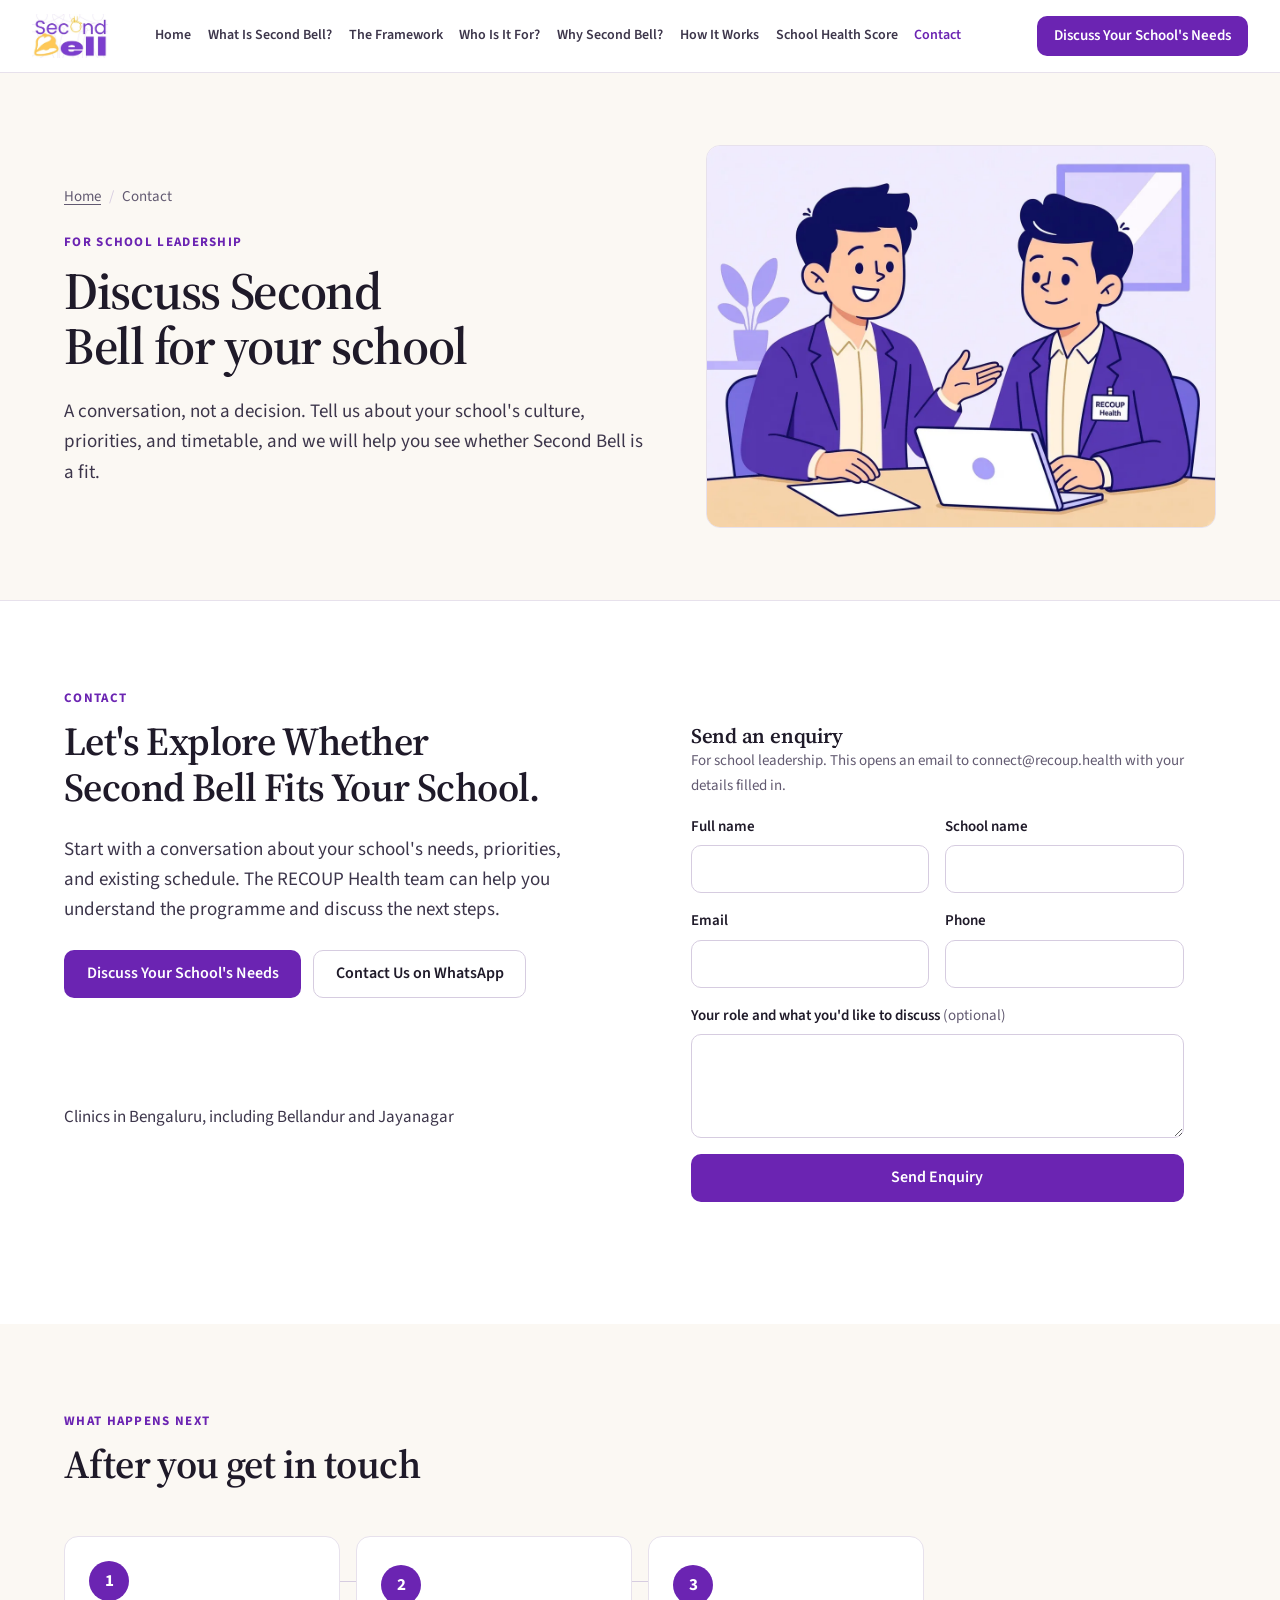
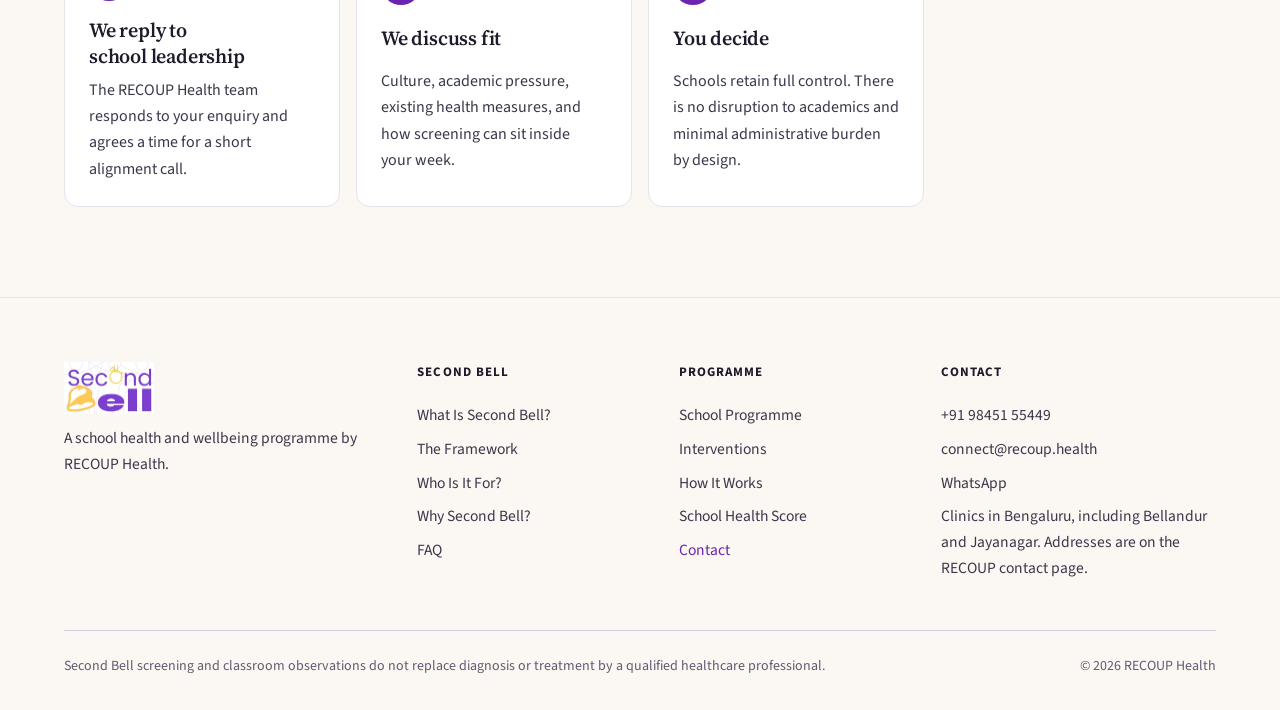
<file: contact/index.html>
<!DOCTYPE html>
<html lang="en-GB">
<head>
  <meta charset="utf-8">
  <meta name="viewport" content="width=device-width, initial-scale=1">
  <title>Contact Second Bell | Discuss Enrolment for Your School</title>
  <meta name="description" content="Contact RECOUP Health to discuss Second Bell for your school. Call +91 98451 55449, email connect@recoup.health, or send an enquiry for school leadership.">
  <link rel="canonical" href="/second-bell/contact/">
  <meta property="og:title" content="Contact Second Bell | Discuss Enrolment for Your School">
  <meta property="og:description" content="Contact RECOUP Health to discuss Second Bell for your school. Call +91 98451 55449, email connect@recoup.health, or send an enquiry for school leadership.">
  <meta property="og:type" content="website">
  <meta property="og:url" content="/second-bell/contact/">
  <meta property="og:image" content="/second-bell/assets/illustrations/consult.webp">
  <meta property="og:image:alt" content="School consultation conversation">
  <meta name="twitter:card" content="summary_large_image">
  <meta name="twitter:title" content="Contact Second Bell | Discuss Enrolment for Your School">
  <meta name="twitter:description" content="Contact RECOUP Health to discuss Second Bell for your school. Call +91 98451 55449, email connect@recoup.health, or send an enquiry for school leadership.">
  <meta name="twitter:image" content="/second-bell/assets/illustrations/consult.webp">
  <meta name="theme-color" content="#fbf8f3">
  <link rel="icon" href="../assets/icons/favicon.svg" type="image/svg+xml">
  <link rel="preconnect" href="https://fonts.googleapis.com">
  <link rel="preconnect" href="https://fonts.gstatic.com" crossorigin>
  <link href="https://fonts.googleapis.com/css2?family=Source+Sans+3:wght@400;600;700&family=Source+Serif+4:opsz,wght@8..60,600&display=swap" rel="stylesheet">
  <link rel="stylesheet" href="../css/global.css">
  <script>document.documentElement.classList.add("js")</script>
    <script type="application/ld+json">
  {"@context":"https://schema.org","@type":"ContactPage","name":"Contact Second Bell","url":"/second-bell/contact/","mainEntity":{"@type":"MedicalOrganization","name":"RECOUP Health","email":"connect@recoup.health","telephone":"+919845155449","areaServed":"Bengaluru"}}
  </script>
</head>
<body>
  <a class="skip" href="#content">Skip to content</a>
  <header class="site-header">
    <div class="wrap header-bar">
      <a class="brand" href="../">
        <img src="../assets/logo/second-bell-logo-wide.webp" alt="Second Bell, home" width="360" height="209">
        <span class="brand-fallback" hidden>Second Bell</span>
      </a>
      <nav class="nav-primary" aria-label="Primary">
        <a href="../">Home</a>
        <a href="../what-is-second-bell/">What Is Second Bell?</a>
        <a href="../framework/">The Framework</a>
        <a href="../who-it-is-for/">Who Is It For?</a>
        <a href="../why-second-bell/">Why Second Bell?</a>
        <a href="../how-it-works/">How It Works</a>
        <a href="../rshs-score/">School Health Score</a>
        <a href="../contact/" aria-current="page">Contact</a>
      </nav>
      <div class="header-tools">
        <a class="btn btn-primary btn-sm" href="../contact/">Discuss Your School's Needs</a>
        <button class="menu-btn" type="button" aria-expanded="false" aria-controls="menu"><svg viewBox="0 0 24 24" aria-hidden="true" focusable="false" fill="none" stroke="currentColor" stroke-width="1.75" stroke-linecap="round" stroke-linejoin="round"><path d="M4.5 7h15M4.5 12h15M4.5 17h15"/></svg>Menu</button>
      </div>
    </div>
  </header>
  <div class="menu" id="menu" hidden role="dialog" aria-modal="true" aria-label="Site menu">
    <div class="wrap menu-bar">
      <a class="brand" href="../"><img src="../assets/logo/second-bell-logo-wide.webp" alt="Second Bell, home" width="360" height="209"></a>
      <button class="menu-close" type="button"><svg viewBox="0 0 24 24" aria-hidden="true" focusable="false" fill="none" stroke="currentColor" stroke-width="1.75" stroke-linecap="round" stroke-linejoin="round"><path d="M6.5 6.5l11 11M17.5 6.5l-11 11"/></svg>Close</button>
    </div>
    <nav class="wrap" aria-label="Mobile">
      <a href="../">Home</a>
      <a href="../what-is-second-bell/">What Is Second Bell?</a>
      <a href="../framework/">The Framework</a>
      <a href="../who-it-is-for/">Who Is It For?</a>
      <a href="../why-second-bell/">Why Second Bell?</a>
      <a href="../program/">School Programme</a>
      <a href="../interventions/">Interventions</a>
      <a href="../how-it-works/">How It Works</a>
      <a href="../rshs-score/">School Health Score</a>
      <a href="../faq/">FAQ</a>
      <a href="../contact/" aria-current="page">Contact</a>
      <a class="btn btn-primary" href="../contact/">Discuss Your School's Needs</a>
    </nav>
  </div>

  <main id="content">
    <header class="page-hero">
      <div class="wrap page-hero-grid">
        <div>
          <ol class="breadcrumb" aria-label="Breadcrumb"><li><a href="../">Home</a></li><li aria-current="page">Contact</li></ol>
          <p class="eyebrow">For school leadership</p>
          <h1>Discuss Second Bell for your school</h1>
          <p class="lede">A conversation, not a decision. Tell us about your school's culture, priorities, and timetable, and we will help you see whether Second Bell is a fit.</p>
        </div>
        <div class="page-hero-media"><img src="../assets/illustrations/consult.webp" alt="Illustration of a school principal and a RECOUP Health professional talking across a table" width="800" height="600" fetchpriority="high"></div>
      </div>
    </header>
    <section class="section section" id="contact" aria-labelledby="contact-title">
      <div class="wrap contact-grid">
        <div class="contact-copy">
          <div>
            <p class="eyebrow">Contact</p>
            <h2 id="contact-title">Let's Explore Whether Second Bell Fits Your School.</h2>
          </div>
          <p class="lede">Start with a conversation about your school's needs, priorities, and existing schedule. The RECOUP Health team can help you understand the programme and discuss the next steps.</p>
          <div class="actions">
            <a class="btn btn-primary" href="mailto:connect@recoup.health?subject=Discussing%20Second%20Bell%20for%20our%20school">Discuss Your School's Needs</a>
            <a class="btn btn-secondary" href="https://wa.me/919845155449?text=Hello%2C%20I%20lead%20a%20school%20and%20would%20like%20to%20discuss%20enrolling%20in%20Second%20Bell." target="_blank" rel="noopener noreferrer">Contact Us on WhatsApp</a>
          </div>
          <ul class="contact-list">
            <li><a href="tel:+919845155449">+91 98451 55449</a></li>
            <li><a href="mailto:connect@recoup.health">connect@recoup.health</a></li>
            <li><span>Clinics in Bengaluru, including Bellandur and Jayanagar</span></li>
          </ul>
        </div>
        <form class="form" data-form novalidate aria-labelledby="form-title">
          <div>
            <h3 id="form-title">Send an enquiry</h3>
            <p class="form-note">For school leadership. This opens an email to connect@recoup.health with your details filled in.</p>
          </div>
          <div class="form-split">
            <label class="field"><span>Full name</span><input name="name" autocomplete="name" required aria-describedby="err-name"><small class="err" id="err-name"></small></label>
            <label class="field"><span>School name</span><input name="school" autocomplete="organization" required aria-describedby="err-school"><small class="err" id="err-school"></small></label>
          </div>
          <div class="form-split">
            <label class="field"><span>Email</span><input name="email" type="email" autocomplete="email" required aria-describedby="err-email"><small class="err" id="err-email"></small></label>
            <label class="field"><span>Phone</span><input name="phone" type="tel" autocomplete="tel" inputmode="tel" required aria-describedby="err-phone"><small class="err" id="err-phone"></small></label>
          </div>
          <label class="field"><span>Your role and what you'd like to discuss <em>(optional)</em></span><textarea name="message" rows="3"></textarea></label>
          <button class="btn btn-primary" type="submit">Send Enquiry</button>
          <p class="form-status" data-status role="status"></p>
        </form>
      </div>
    </section>
    <section class="section section--warm" aria-labelledby="expect-title">
      <div class="wrap">
        <div class="section-head">
          <p class="eyebrow">What happens next</p>
          <h2 id="expect-title">After you get in touch</h2>
        </div>
        <ol class="steps">
          <li class="step"><div class="step-top"><span class="step-num" aria-hidden="true">1</span></div><h3>We reply to school leadership</h3><p>The RECOUP Health team responds to your enquiry and agrees a time for a short alignment call.</p></li>
          <li class="step"><div class="step-top"><span class="step-num" aria-hidden="true">2</span></div><h3>We discuss fit</h3><p>Culture, academic pressure, existing health measures, and how screening can sit inside your week.</p></li>
          <li class="step"><div class="step-top"><span class="step-num" aria-hidden="true">3</span></div><h3>You decide</h3><p>Schools retain full control. There is no disruption to academics and minimal administrative burden by design.</p></li>
        </ol>
      </div>
    </section>
  </main>

  <footer class="site-footer">
    <div class="wrap">
      <div class="footer-grid">
        <div class="footer-brand">
          <a class="brand" href="../"><img src="../assets/logo/second-bell-logo-wide.webp" alt="Second Bell, home" width="360" height="209" loading="lazy"></a>
          <p>A school health and wellbeing programme by RECOUP Health.</p>
        </div>
        <nav class="footer-col" aria-label="About Second Bell">
          <p class="footer-label">Second Bell</p>
          <a href="../what-is-second-bell/">What Is Second Bell?</a>
          <a href="../framework/">The Framework</a>
          <a href="../who-it-is-for/">Who Is It For?</a>
          <a href="../why-second-bell/">Why Second Bell?</a>
          <a href="../faq/">FAQ</a>
        </nav>
        <nav class="footer-col" aria-label="Programme">
          <p class="footer-label">Programme</p>
          <a href="../program/">School Programme</a>
          <a href="../interventions/">Interventions</a>
          <a href="../how-it-works/">How It Works</a>
          <a href="../rshs-score/">School Health Score</a>
          <a href="../contact/" aria-current="page">Contact</a>
        </nav>
        <div class="footer-col">
          <p class="footer-label">Contact</p>
          <a href="tel:+919845155449">+91 98451 55449</a>
          <a href="mailto:connect@recoup.health">connect@recoup.health</a>
          <a href="https://wa.me/919845155449?text=Hello%2C%20I%20lead%20a%20school%20and%20would%20like%20to%20discuss%20enrolling%20in%20Second%20Bell." target="_blank" rel="noopener noreferrer">WhatsApp</a>
          <p>Clinics in Bengaluru, including Bellandur and Jayanagar. Addresses are on the <a href="https://www.recoup.health/contact">RECOUP contact page</a>.</p>
        </div>
      </div>
      <div class="footer-base">
        <p>Second Bell screening and classroom observations do not replace diagnosis or treatment by a qualified healthcare professional.</p>
        <p>© <span data-year>2026</span> RECOUP Health</p>
      </div>
    </div>
  </footer>
  <a class="whatsapp" href="https://wa.me/919845155449?text=Hello%2C%20I%20lead%20a%20school%20and%20would%20like%20to%20discuss%20enrolling%20in%20Second%20Bell." target="_blank" rel="noopener noreferrer" aria-label="Contact RECOUP Health on WhatsApp"><svg viewBox="0 0 24 24" aria-hidden="true" focusable="false"><path fill="currentColor" d="M20.52 3.48A11.8 11.8 0 0 0 12.04 0C5.5 0 .2 5.3.2 11.84c0 2.09.55 4.13 1.59 5.93L0 24l6.4-1.67a11.8 11.8 0 0 0 5.64 1.43h.01c6.54 0 11.84-5.3 11.84-11.84 0-3.16-1.23-6.13-3.37-8.44zM12.05 21.3h-.01a9.8 9.8 0 0 1-5-1.37l-.36-.21-3.8 1 .99-3.7-.23-.38a9.78 9.78 0 0 1-1.5-5.2c0-5.4 4.4-9.8 9.82-9.8 2.62 0 5.08 1.02 6.93 2.88a9.74 9.74 0 0 1 2.87 6.93c0 5.41-4.4 9.81-9.81 9.81zm5.38-7.34c-.29-.15-1.74-.86-2.01-.96-.27-.1-.47-.15-.66.15-.2.29-.76.95-.93 1.15-.17.2-.34.22-.63.07-.29-.14-1.22-.45-2.32-1.43-.86-.76-1.44-1.7-1.61-1.99-.17-.29-.02-.45.13-.59.13-.13.29-.34.44-.51.15-.17.2-.29.29-.49.1-.2.05-.37-.02-.51-.08-.15-.66-1.6-.91-2.19-.24-.57-.48-.5-.66-.5h-.56c-.2 0-.51.07-.78.37-.27.29-1.02 1-1.02 2.43 0 1.43 1.04 2.81 1.19 3 .15.2 2.05 3.13 4.97 4.39.69.3 1.24.48 1.66.61.7.22 1.33.19 1.83.12.56-.08 1.74-.71 1.98-1.4.25-.68.25-1.27.17-1.4-.07-.12-.27-.2-.56-.34z"/></svg></a>
  <script src="../js/main.js" defer></script>
</body>
</html>
</file>
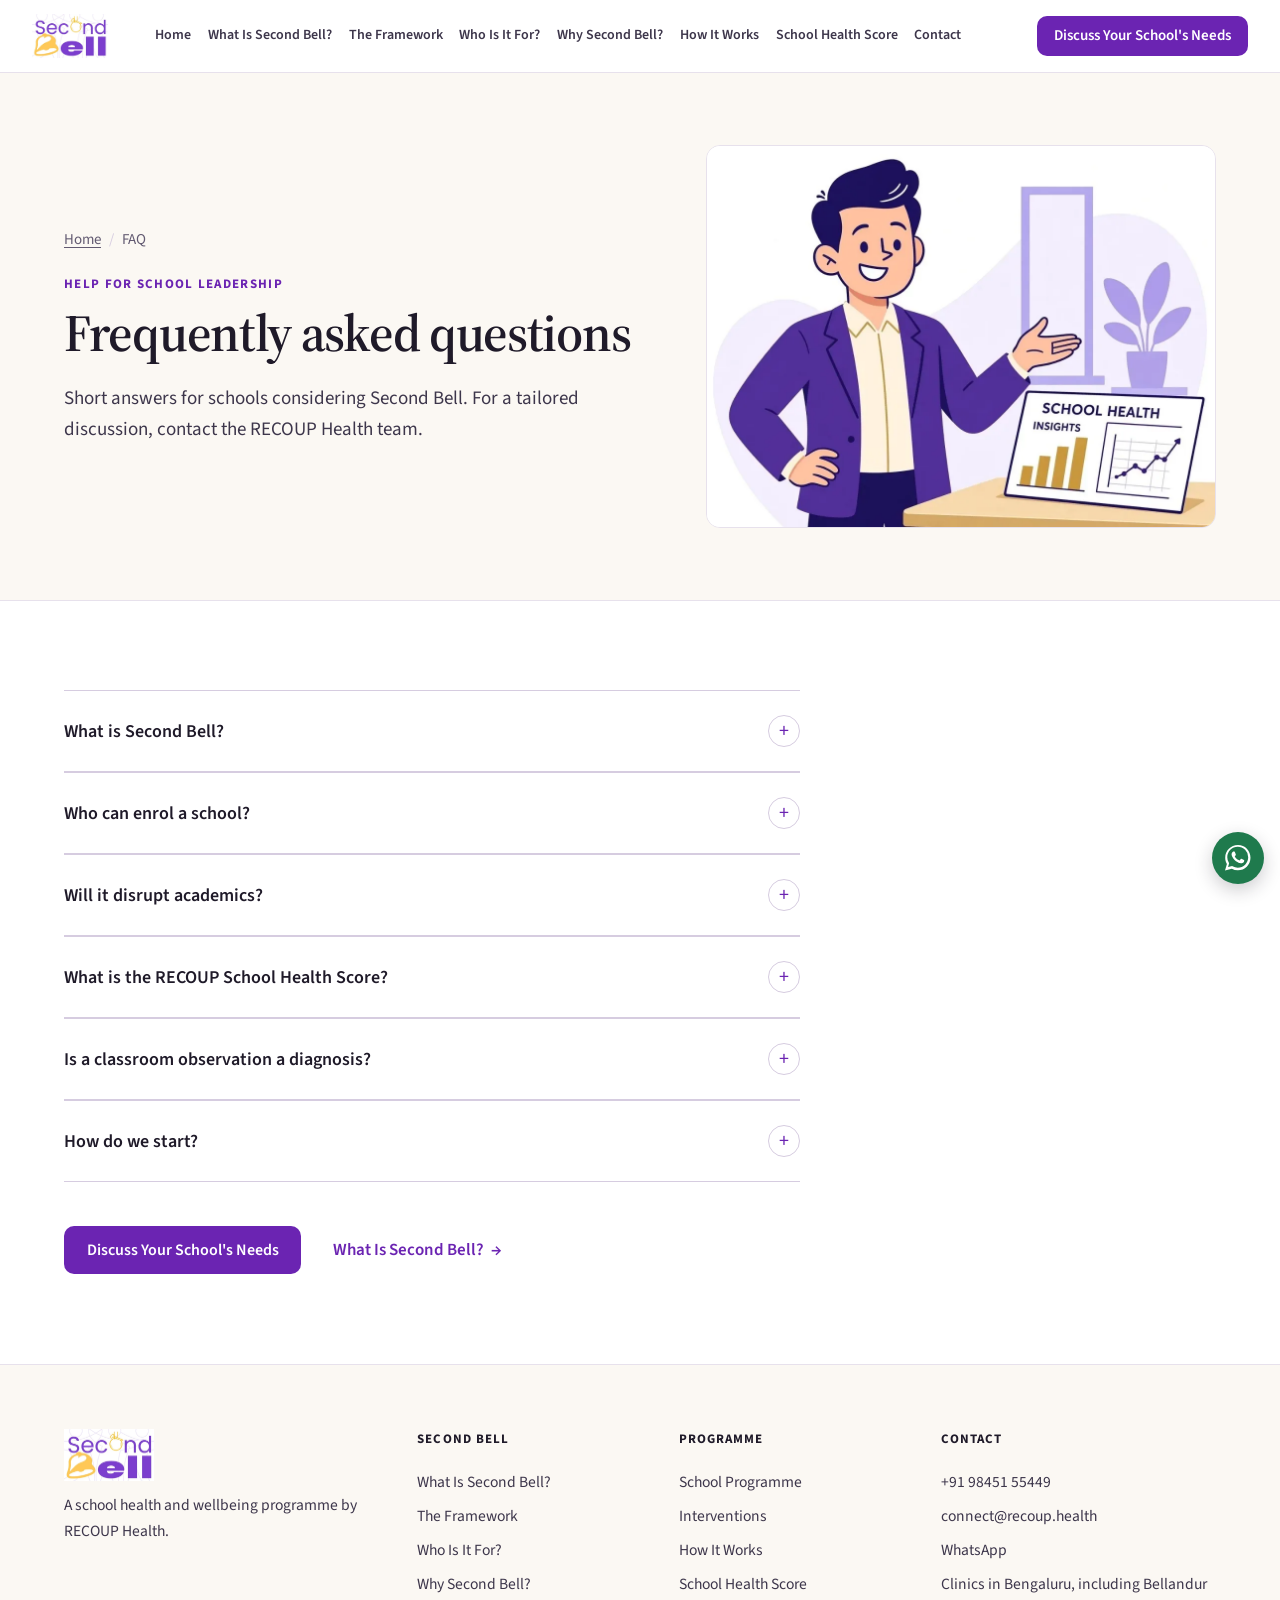
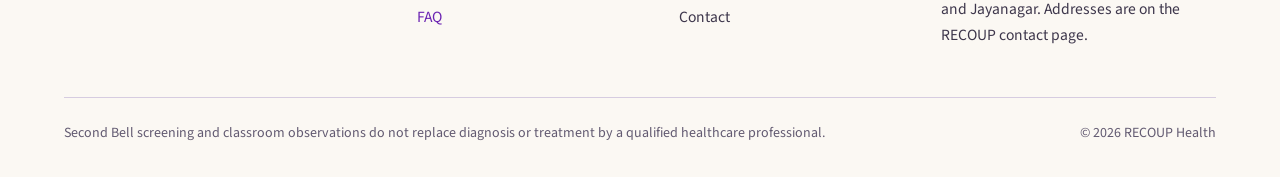
<file: faq/index.html>
<!DOCTYPE html>
<html lang="en-GB">
<head>
  <meta charset="utf-8">
  <meta name="viewport" content="width=device-width, initial-scale=1">
  <title>Second Bell FAQ | School Health Programme Questions</title>
  <meta name="description" content="Answers for school leaders about Second Bell: enrolment, academic disruption, the RECOUP School Health Score, screening, and how to start a conversation with RECOUP Health.">
  <link rel="canonical" href="/second-bell/faq/">
  <meta property="og:title" content="Second Bell FAQ | School Health Programme Questions">
  <meta property="og:description" content="Answers for school leaders about Second Bell: enrolment, academic disruption, the RECOUP School Health Score, screening, and how to start a conversation with RECOUP Health.">
  <meta property="og:type" content="website">
  <meta property="og:url" content="/second-bell/faq/">
  <meta property="og:image" content="/second-bell/assets/illustrations/hero.webp">
  <meta property="og:image:alt" content="Second Bell illustration">
  <meta name="twitter:card" content="summary_large_image">
  <meta name="twitter:title" content="Second Bell FAQ | School Health Programme Questions">
  <meta name="twitter:description" content="Answers for school leaders about Second Bell: enrolment, academic disruption, the RECOUP School Health Score, screening, and how to start a conversation with RECOUP Health.">
  <meta name="twitter:image" content="/second-bell/assets/illustrations/hero.webp">
  <meta name="theme-color" content="#fbf8f3">
  <link rel="icon" href="../assets/icons/favicon.svg" type="image/svg+xml">
  <link rel="preconnect" href="https://fonts.googleapis.com">
  <link rel="preconnect" href="https://fonts.gstatic.com" crossorigin>
  <link href="https://fonts.googleapis.com/css2?family=Source+Sans+3:wght@400;600;700&family=Source+Serif+4:opsz,wght@8..60,600&display=swap" rel="stylesheet">
  <link rel="stylesheet" href="../css/global.css">
  <script>document.documentElement.classList.add("js")</script>
    <script type="application/ld+json">
  {"@context": "https://schema.org", "@type": "FAQPage", "mainEntity": [{"@type": "Question", "name": "What is Second Bell?", "acceptedAnswer": {"@type": "Answer", "text": "Second Bell is a school health and wellbeing programme by RECOUP Health. It combines preventive screening, health education, teacher training, and specialist support when needed."}}, {"@type": "Question", "name": "Who can enrol a school?", "acceptedAnswer": {"@type": "Answer", "text": "School owners, principals, and leadership teams. Parents and students cannot enrol a school on their own, though parents may share the programme with leadership."}}, {"@type": "Question", "name": "Will it disrupt academics?", "acceptedAnswer": {"@type": "Answer", "text": "No. Second Bell is planned around the existing timetable. The school keeps control of decisions, and reporting stays light."}}, {"@type": "Question", "name": "What is the RECOUP School Health Score?", "acceptedAnswer": {"@type": "Answer", "text": "The RSHS brings screening observations into one score leadership can use, with campus insights and domain-wise analysis. Overview marks on the site are examples, not results from a named school."}}, {"@type": "Question", "name": "Is a classroom observation a diagnosis?", "acceptedAnswer": {"@type": "Answer", "text": "No. Classroom observations and screening help a school look more closely. They do not replace diagnosis or treatment by a qualified healthcare professional."}}, {"@type": "Question", "name": "How do we start?", "acceptedAnswer": {"@type": "Answer", "text": "Contact the RECOUP Health team by phone, email, WhatsApp, or the enquiry form. The first step is a consultation about culture, priorities, and timetable fit."}}]}
  </script>
</head>
<body>
  <a class="skip" href="#content">Skip to content</a>
  <header class="site-header">
    <div class="wrap header-bar">
      <a class="brand" href="../">
        <img src="../assets/logo/second-bell-logo-wide.webp" alt="Second Bell, home" width="360" height="209">
        <span class="brand-fallback" hidden>Second Bell</span>
      </a>
      <nav class="nav-primary" aria-label="Primary">
        <a href="../">Home</a>
        <a href="../what-is-second-bell/">What Is Second Bell?</a>
        <a href="../framework/">The Framework</a>
        <a href="../who-it-is-for/">Who Is It For?</a>
        <a href="../why-second-bell/">Why Second Bell?</a>
        <a href="../how-it-works/">How It Works</a>
        <a href="../rshs-score/">School Health Score</a>
        <a href="../contact/">Contact</a>
      </nav>
      <div class="header-tools">
        <a class="btn btn-primary btn-sm" href="../contact/">Discuss Your School's Needs</a>
        <button class="menu-btn" type="button" aria-expanded="false" aria-controls="menu"><svg viewBox="0 0 24 24" aria-hidden="true" focusable="false" fill="none" stroke="currentColor" stroke-width="1.75" stroke-linecap="round" stroke-linejoin="round"><path d="M4.5 7h15M4.5 12h15M4.5 17h15"/></svg>Menu</button>
      </div>
    </div>
  </header>
  <div class="menu" id="menu" hidden role="dialog" aria-modal="true" aria-label="Site menu">
    <div class="wrap menu-bar">
      <a class="brand" href="../"><img src="../assets/logo/second-bell-logo-wide.webp" alt="Second Bell, home" width="360" height="209"></a>
      <button class="menu-close" type="button"><svg viewBox="0 0 24 24" aria-hidden="true" focusable="false" fill="none" stroke="currentColor" stroke-width="1.75" stroke-linecap="round" stroke-linejoin="round"><path d="M6.5 6.5l11 11M17.5 6.5l-11 11"/></svg>Close</button>
    </div>
    <nav class="wrap" aria-label="Mobile">
      <a href="../">Home</a>
      <a href="../what-is-second-bell/">What Is Second Bell?</a>
      <a href="../framework/">The Framework</a>
      <a href="../who-it-is-for/">Who Is It For?</a>
      <a href="../why-second-bell/">Why Second Bell?</a>
      <a href="../program/">School Programme</a>
      <a href="../interventions/">Interventions</a>
      <a href="../how-it-works/">How It Works</a>
      <a href="../rshs-score/">School Health Score</a>
      <a href="../faq/" aria-current="page">FAQ</a>
      <a href="../contact/">Contact</a>
      <a class="btn btn-primary" href="../contact/">Discuss Your School's Needs</a>
    </nav>
  </div>

  <main id="content">
    <header class="page-hero">
      <div class="wrap page-hero-grid">
        <div>
          <ol class="breadcrumb" aria-label="Breadcrumb"><li><a href="../">Home</a></li><li aria-current="page">FAQ</li></ol>
          <p class="eyebrow">Help for school leadership</p>
          <h1>Frequently asked questions</h1>
          <p class="lede">Short answers for schools considering Second Bell. For a tailored discussion, contact the RECOUP Health team.</p>
        </div>
        <div class="page-hero-media"><img src="../assets/illustrations/leadership.webp" alt="Illustration of school leadership reviewing insights" width="800" height="600" fetchpriority="high"></div>
      </div>
    </header>
    <section class="section" aria-labelledby="faq-title">
      <div class="wrap">
        <h2 id="faq-title" class="visually-hidden">Questions and answers</h2>
        <div class="faq-list"><div class="faq"><details><summary>What is Second Bell?</summary><div class="answer"><p>Second Bell is a school health and wellbeing programme by RECOUP Health. It combines preventive screening, health education, teacher training, and specialist support when needed.</p></div></details></div><div class="faq"><details><summary>Who can enrol a school?</summary><div class="answer"><p>School owners, principals, and leadership teams. Parents and students cannot enrol a school on their own, though parents may share the programme with leadership.</p></div></details></div><div class="faq"><details><summary>Will it disrupt academics?</summary><div class="answer"><p>No. Second Bell is planned around the existing timetable. The school keeps control of decisions, and reporting stays light.</p></div></details></div><div class="faq"><details><summary>What is the RECOUP School Health Score?</summary><div class="answer"><p>The RSHS brings screening observations into one score leadership can use, with campus insights and domain-wise analysis. Overview marks on the site are examples, not results from a named school.</p></div></details></div><div class="faq"><details><summary>Is a classroom observation a diagnosis?</summary><div class="answer"><p>No. Classroom observations and screening help a school look more closely. They do not replace diagnosis or treatment by a qualified healthcare professional.</p></div></details></div><div class="faq"><details><summary>How do we start?</summary><div class="answer"><p>Contact the RECOUP Health team by phone, email, WhatsApp, or the enquiry form. The first step is a consultation about culture, priorities, and timetable fit.</p></div></details></div></div>
        <div class="section-foot">
          <a class="btn btn-primary" href="../contact/">Discuss Your School's Needs</a>
          <a class="text-link" href="../what-is-second-bell/">What Is Second Bell?</a>
        </div>
      </div>
    </section>
  </main>

  <footer class="site-footer">
    <div class="wrap">
      <div class="footer-grid">
        <div class="footer-brand">
          <a class="brand" href="../"><img src="../assets/logo/second-bell-logo-wide.webp" alt="Second Bell, home" width="360" height="209" loading="lazy"></a>
          <p>A school health and wellbeing programme by RECOUP Health.</p>
        </div>
        <nav class="footer-col" aria-label="About Second Bell">
          <p class="footer-label">Second Bell</p>
          <a href="../what-is-second-bell/">What Is Second Bell?</a>
          <a href="../framework/">The Framework</a>
          <a href="../who-it-is-for/">Who Is It For?</a>
          <a href="../why-second-bell/">Why Second Bell?</a>
          <a href="../faq/" aria-current="page">FAQ</a>
        </nav>
        <nav class="footer-col" aria-label="Programme">
          <p class="footer-label">Programme</p>
          <a href="../program/">School Programme</a>
          <a href="../interventions/">Interventions</a>
          <a href="../how-it-works/">How It Works</a>
          <a href="../rshs-score/">School Health Score</a>
          <a href="../contact/">Contact</a>
        </nav>
        <div class="footer-col">
          <p class="footer-label">Contact</p>
          <a href="tel:+919845155449">+91 98451 55449</a>
          <a href="mailto:connect@recoup.health">connect@recoup.health</a>
          <a href="https://wa.me/919845155449?text=Hello%2C%20I%20lead%20a%20school%20and%20would%20like%20to%20discuss%20enrolling%20in%20Second%20Bell." target="_blank" rel="noopener noreferrer">WhatsApp</a>
          <p>Clinics in Bengaluru, including Bellandur and Jayanagar. Addresses are on the <a href="https://www.recoup.health/contact">RECOUP contact page</a>.</p>
        </div>
      </div>
      <div class="footer-base">
        <p>Second Bell screening and classroom observations do not replace diagnosis or treatment by a qualified healthcare professional.</p>
        <p>© <span data-year>2026</span> RECOUP Health</p>
      </div>
    </div>
  </footer>
  <a class="whatsapp" href="https://wa.me/919845155449?text=Hello%2C%20I%20lead%20a%20school%20and%20would%20like%20to%20discuss%20enrolling%20in%20Second%20Bell." target="_blank" rel="noopener noreferrer" aria-label="Contact RECOUP Health on WhatsApp"><svg viewBox="0 0 24 24" aria-hidden="true" focusable="false"><path fill="currentColor" d="M20.52 3.48A11.8 11.8 0 0 0 12.04 0C5.5 0 .2 5.3.2 11.84c0 2.09.55 4.13 1.59 5.93L0 24l6.4-1.67a11.8 11.8 0 0 0 5.64 1.43h.01c6.54 0 11.84-5.3 11.84-11.84 0-3.16-1.23-6.13-3.37-8.44zM12.05 21.3h-.01a9.8 9.8 0 0 1-5-1.37l-.36-.21-3.8 1 .99-3.7-.23-.38a9.78 9.78 0 0 1-1.5-5.2c0-5.4 4.4-9.8 9.82-9.8 2.62 0 5.08 1.02 6.93 2.88a9.74 9.74 0 0 1 2.87 6.93c0 5.41-4.4 9.81-9.81 9.81zm5.38-7.34c-.29-.15-1.74-.86-2.01-.96-.27-.1-.47-.15-.66.15-.2.29-.76.95-.93 1.15-.17.2-.34.22-.63.07-.29-.14-1.22-.45-2.32-1.43-.86-.76-1.44-1.7-1.61-1.99-.17-.29-.02-.45.13-.59.13-.13.29-.34.44-.51.15-.17.2-.29.29-.49.1-.2.05-.37-.02-.51-.08-.15-.66-1.6-.91-2.19-.24-.57-.48-.5-.66-.5h-.56c-.2 0-.51.07-.78.37-.27.29-1.02 1-1.02 2.43 0 1.43 1.04 2.81 1.19 3 .15.2 2.05 3.13 4.97 4.39.69.3 1.24.48 1.66.61.7.22 1.33.19 1.83.12.56-.08 1.74-.71 1.98-1.4.25-.68.25-1.27.17-1.4-.07-.12-.27-.2-.56-.34z"/></svg></a>
  <script src="../js/main.js" defer></script>
</body>
</html>
</file>
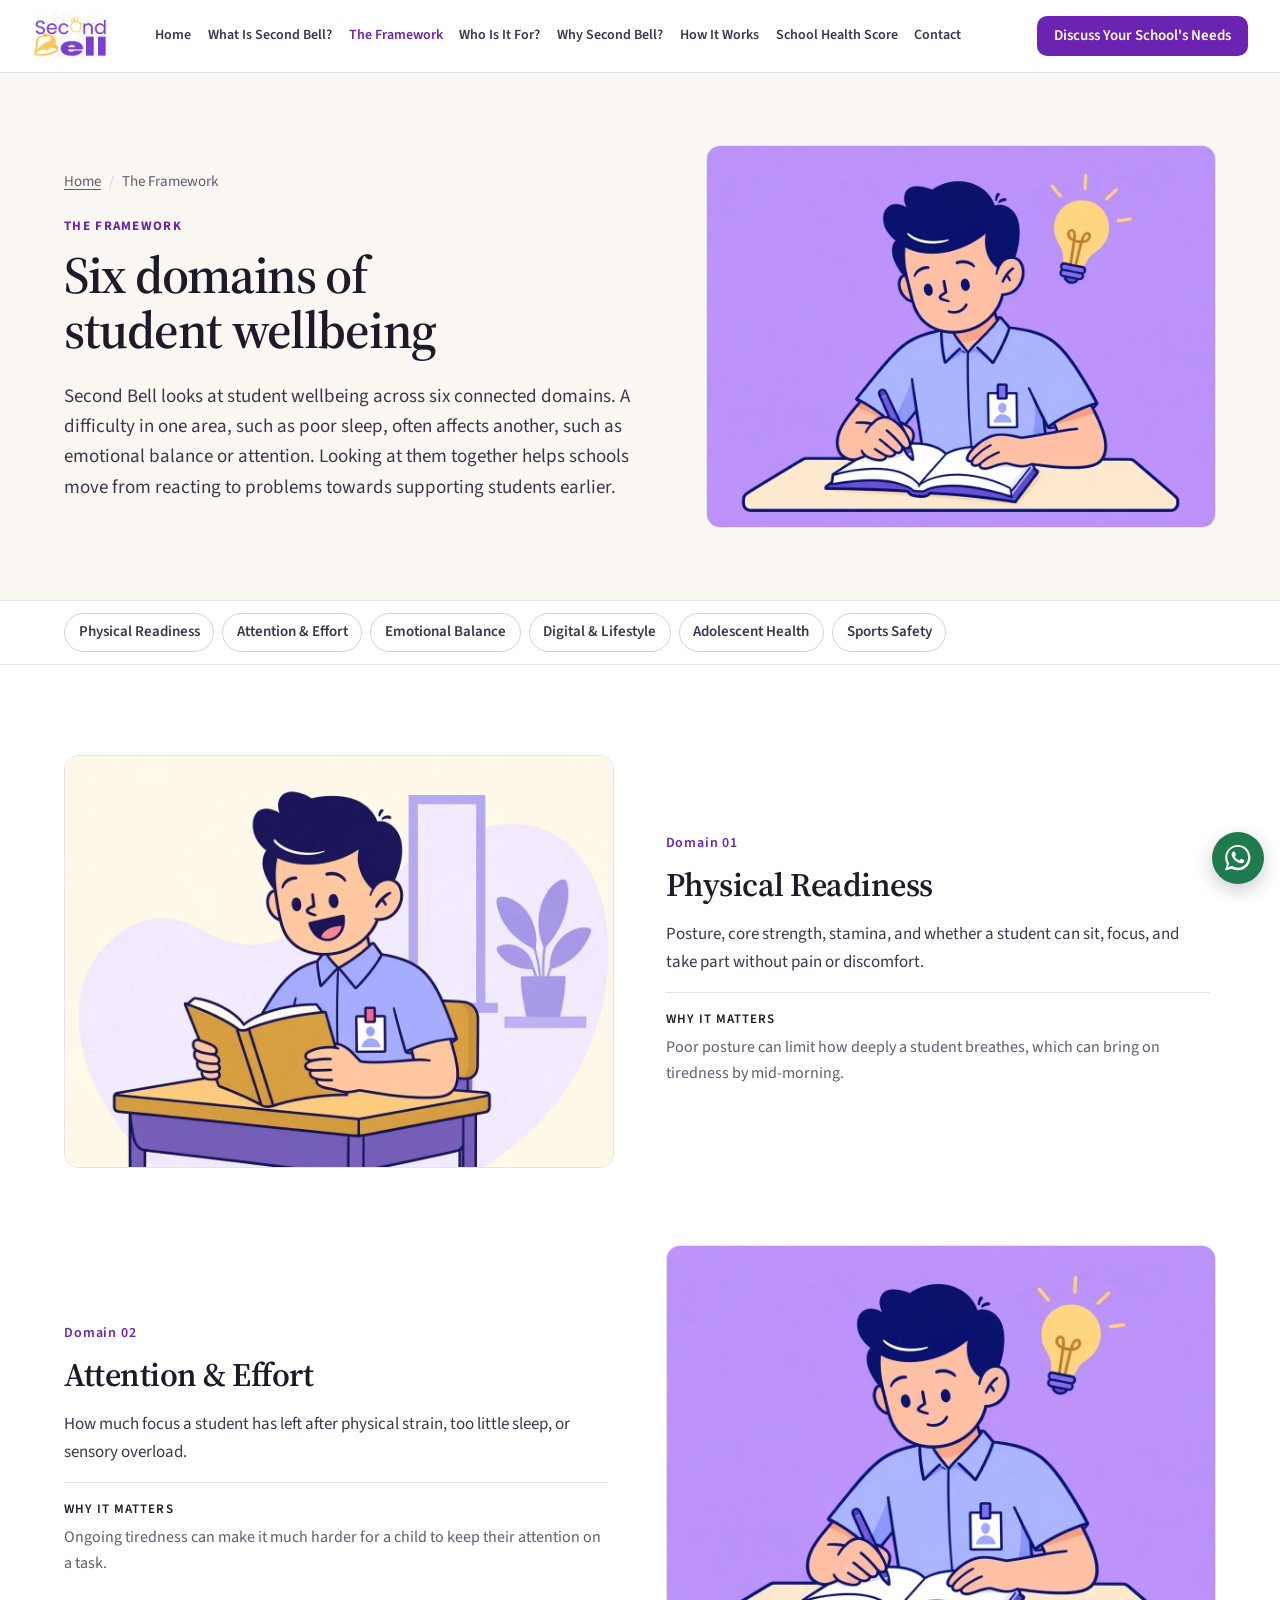
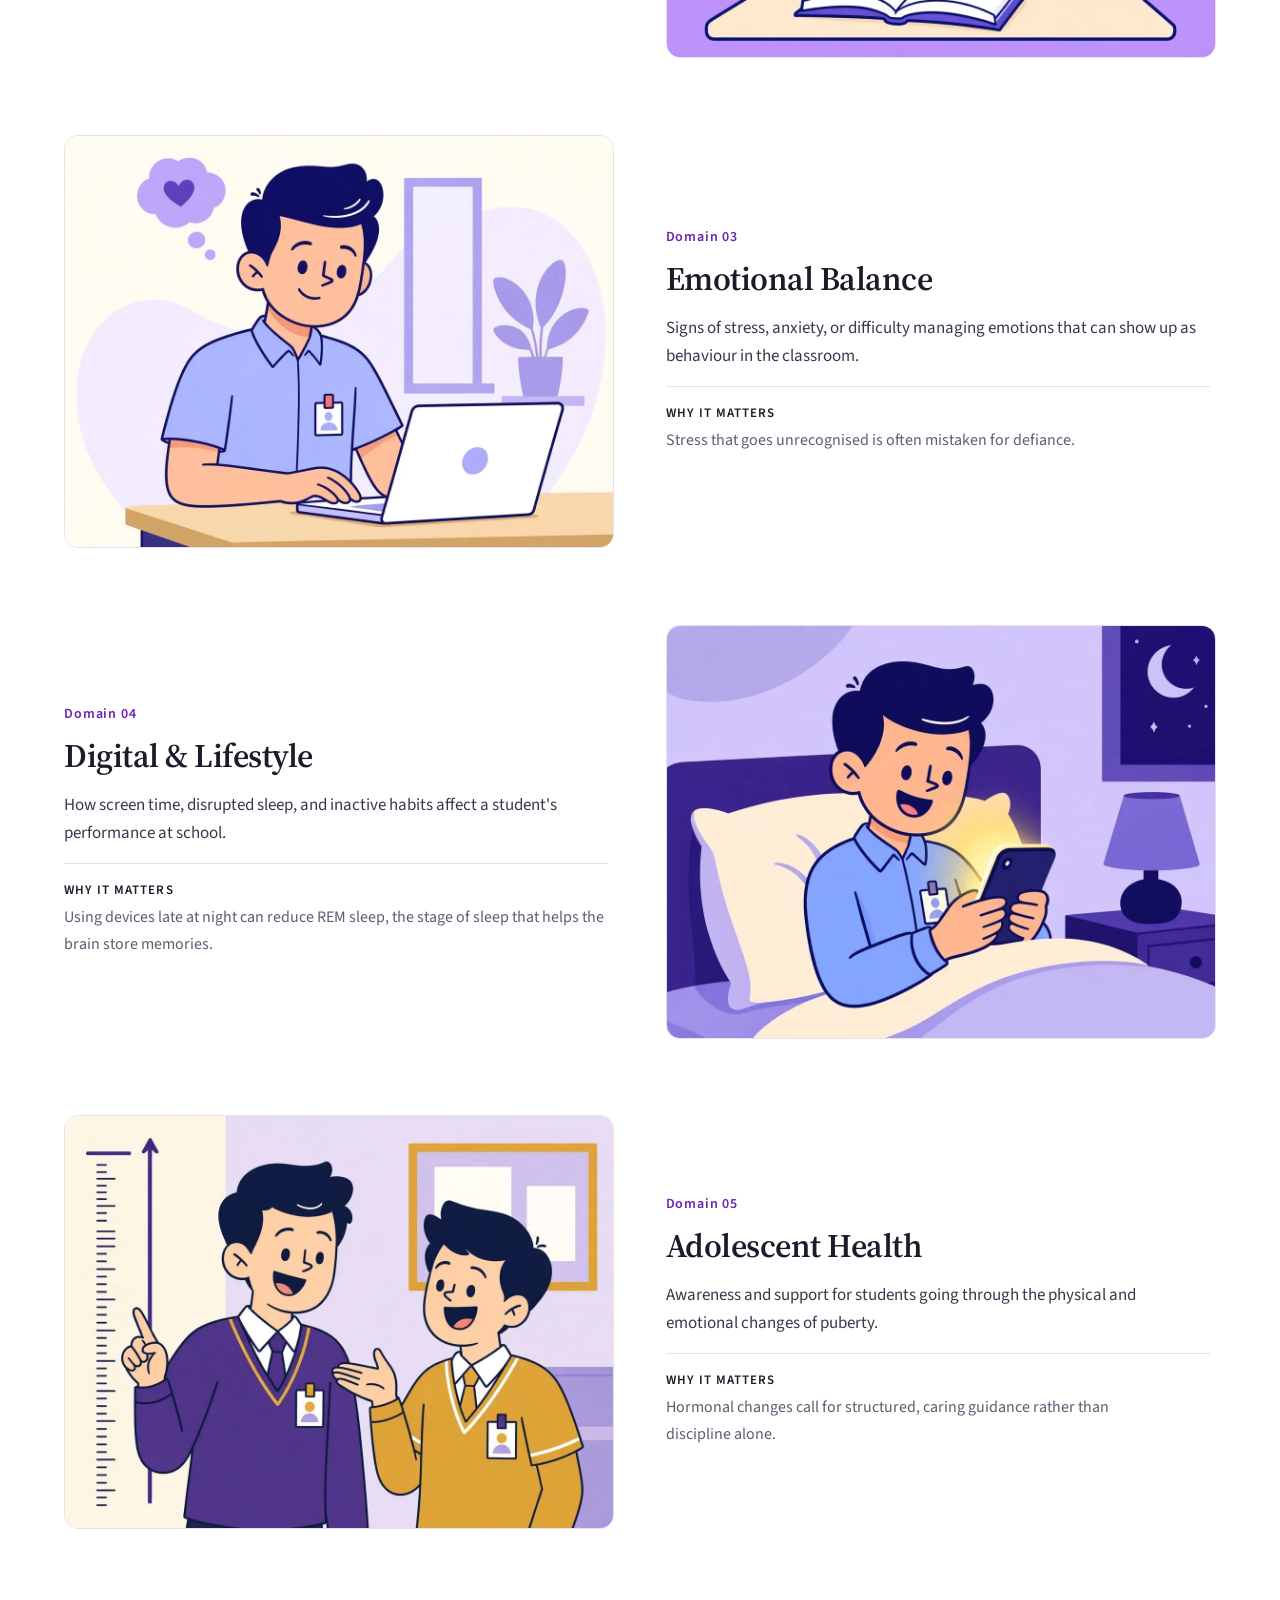
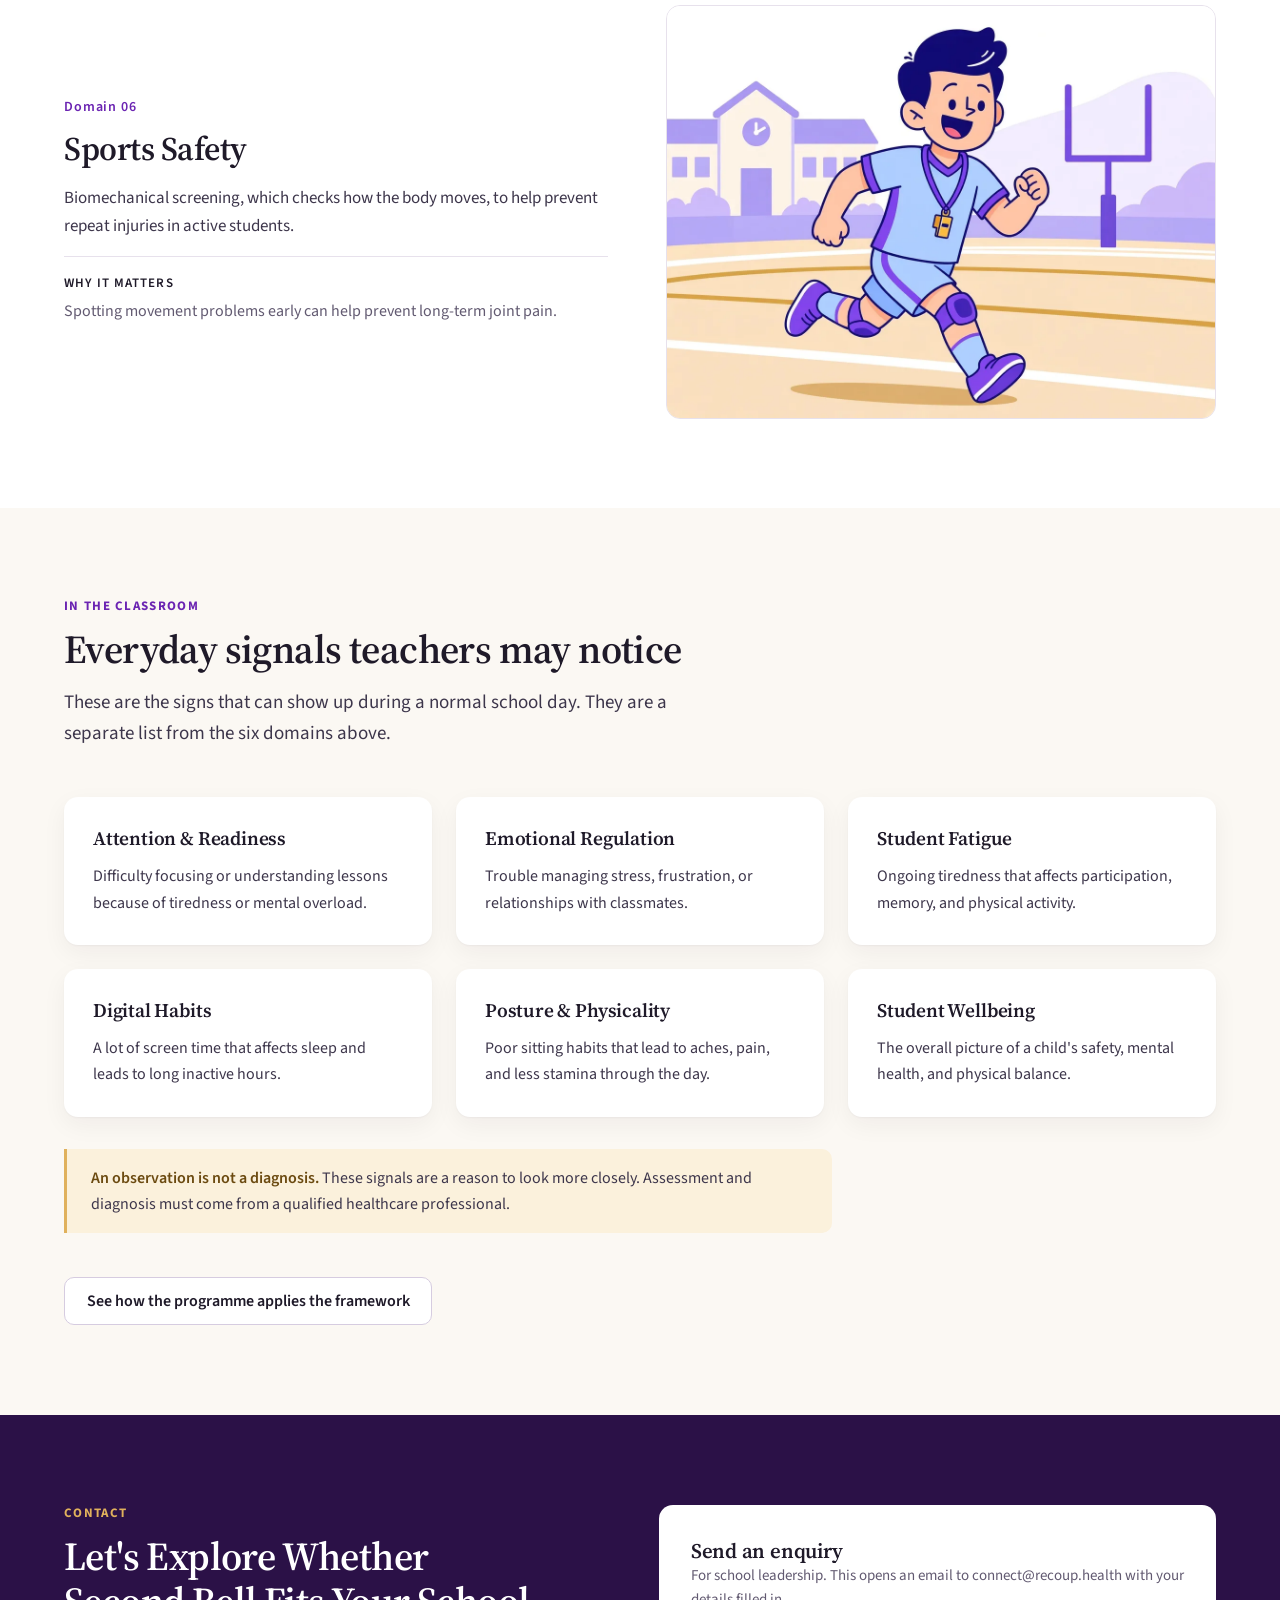
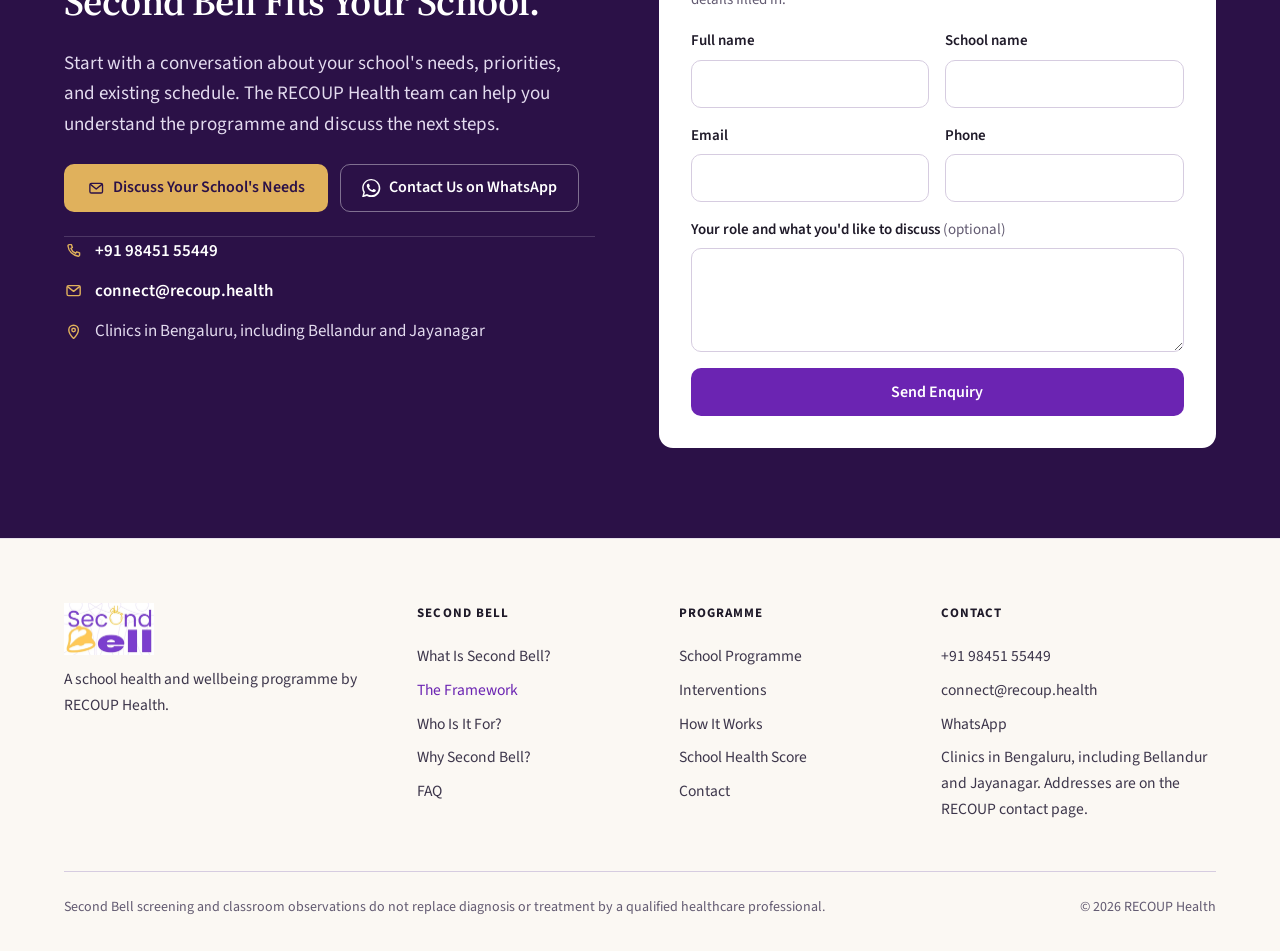
<file: framework/index.html>
<!DOCTYPE html>
<html lang="en-GB">
<head>
  <meta charset="utf-8">
  <meta name="viewport" content="width=device-width, initial-scale=1">
  <title>The Framework | Second Bell</title>
  <meta name="description" content="The six domains of the Second Bell framework: physical readiness, attention and effort, emotional balance, digital and lifestyle, adolescent health, and sports safety.">
  <link rel="canonical" href="/second-bell/framework/">
  <meta property="og:title" content="The Framework | Second Bell">
  <meta property="og:description" content="The six domains of the Second Bell framework: physical readiness, attention and effort, emotional balance, digital and lifestyle, adolescent health, and sports safety.">
  <meta property="og:type" content="website">
  <meta property="og:url" content="/second-bell/framework/">
  <meta property="og:image" content="/second-bell/assets/illustrations/domain-physical.webp">
  <meta property="og:image:alt" content="A student sitting at a wooden school desk">
  <meta name="twitter:card" content="summary_large_image">
  <meta name="twitter:title" content="The Framework | Second Bell">
  <meta name="twitter:description" content="The six domains of the Second Bell framework: physical readiness, attention and effort, emotional balance, digital and lifestyle, adolescent health, and sports safety.">
  <meta name="twitter:image" content="/second-bell/assets/illustrations/domain-physical.webp">
  <meta name="theme-color" content="#fbf8f3">
  <link rel="icon" href="../assets/icons/favicon.svg" type="image/svg+xml">
  <link rel="preconnect" href="https://fonts.googleapis.com">
  <link rel="preconnect" href="https://fonts.gstatic.com" crossorigin>
  <link href="https://fonts.googleapis.com/css2?family=Source+Sans+3:wght@400;600;700&family=Source+Serif+4:opsz,wght@8..60,600&display=swap" rel="stylesheet">
  <link rel="stylesheet" href="../css/global.css">
  <script>document.documentElement.classList.add("js")</script>
</head>
<body>
  <a class="skip" href="#content">Skip to content</a>
  <header class="site-header">
    <div class="wrap header-bar">
      <a class="brand" href="../">
        <img src="../assets/logo/second-bell-logo-wide.webp" alt="Second Bell, home" width="360" height="209">
        <span class="brand-fallback" hidden>Second Bell</span>
      </a>
      <nav class="nav-primary" aria-label="Primary">
        <a href="../">Home</a>
        <a href="../what-is-second-bell/">What Is Second Bell?</a>
        <a href="../framework/" aria-current="page">The Framework</a>
        <a href="../who-it-is-for/">Who Is It For?</a>
        <a href="../why-second-bell/">Why Second Bell?</a>
        <a href="../how-it-works/">How It Works</a>
        <a href="../rshs-score/">School Health Score</a>
        <a href="../contact/">Contact</a>
      </nav>
      <div class="header-tools">
        <a class="btn btn-primary btn-sm" href="../contact/">Discuss Your School's Needs</a>
        <button class="menu-btn" type="button" aria-expanded="false" aria-controls="menu"><svg viewBox="0 0 24 24" aria-hidden="true" focusable="false" fill="none" stroke="currentColor" stroke-width="1.75" stroke-linecap="round" stroke-linejoin="round"><path d="M4.5 7h15M4.5 12h15M4.5 17h15"/></svg>Menu</button>
      </div>
    </div>
  </header>
  <div class="menu" id="menu" hidden role="dialog" aria-modal="true" aria-label="Site menu">
    <div class="wrap menu-bar">
      <a class="brand" href="../"><img src="../assets/logo/second-bell-logo-wide.webp" alt="Second Bell, home" width="360" height="209"></a>
      <button class="menu-close" type="button"><svg viewBox="0 0 24 24" aria-hidden="true" focusable="false" fill="none" stroke="currentColor" stroke-width="1.75" stroke-linecap="round" stroke-linejoin="round"><path d="M6.5 6.5l11 11M17.5 6.5l-11 11"/></svg>Close</button>
    </div>
    <nav class="wrap" aria-label="Mobile">
      <a href="../">Home</a>
      <a href="../what-is-second-bell/">What Is Second Bell?</a>
      <a href="../framework/" aria-current="page">The Framework</a>
      <a href="../who-it-is-for/">Who Is It For?</a>
      <a href="../why-second-bell/">Why Second Bell?</a>
      <a href="../program/">School Programme</a>
      <a href="../interventions/">Interventions</a>
      <a href="../how-it-works/">How It Works</a>
      <a href="../rshs-score/">School Health Score</a>
      <a href="../faq/">FAQ</a>
      <a href="../contact/">Contact</a>
      <a class="btn btn-primary" href="../contact/">Discuss Your School's Needs</a>
    </nav>
  </div>

  <main id="content">
    <header class="page-hero">
      <div class="wrap page-hero-grid">
        <div>
          <ol class="breadcrumb" aria-label="Breadcrumb"><li><a href="../">Home</a></li><li aria-current="page">The Framework</li></ol>
          <p class="eyebrow">The framework</p>
          <h1>Six domains of student wellbeing</h1>
          <p class="lede">Second Bell looks at student wellbeing across six connected domains. A difficulty in one area, such as poor sleep, often affects another, such as emotional balance or attention. Looking at them together helps schools move from reacting to problems towards supporting students earlier.</p>
          
        </div>
        <div class="page-hero-media"><img src="../assets/illustrations/domain-attention.webp" alt="Illustration of a student reading with focus beside a glowing lightbulb" width="800" height="600" fetchpriority="high"></div>
      </div>
    </header>

    <nav class="jump" aria-label="Domains on this page">
      <div class="wrap">
        <ul>
          <li><a href="#physical">Physical Readiness</a></li>
          <li><a href="#attention">Attention &amp; Effort</a></li>
          <li><a href="#emotion">Emotional Balance</a></li>
          <li><a href="#digital">Digital &amp; Lifestyle</a></li>
          <li><a href="#adolescent">Adolescent Health</a></li>
          <li><a href="#sports">Sports Safety</a></li>
        </ul>
      </div>
    </nav>

    <section class="section" aria-label="The six domains">
      <div class="wrap features">
        <article class="feature" id="physical">
          <div class="feature-media"><img src="../assets/illustrations/domain-physical.webp" alt="Illustration of a student sitting upright at her desk beside a posture guide line" width="800" height="600" loading="lazy" decoding="async"></div>
          <div class="feature-body">
            <span class="card-num">Domain 01</span>
            <h2>Physical Readiness</h2>
            <p>Posture, core strength, stamina, and whether a student can sit, focus, and take part without pain or discomfort.</p>
            <p class="feature-why"><strong>Why it matters</strong>Poor posture can limit how deeply a student breathes, which can bring on tiredness by mid-morning.</p>
          </div>
        </article>
        <article class="feature" id="attention">
          <div class="feature-media"><img src="../assets/illustrations/domain-attention.webp" alt="Illustration of a student reading with focus, a lightbulb glowing beside him" width="800" height="600" loading="lazy" decoding="async"></div>
          <div class="feature-body">
            <span class="card-num">Domain 02</span>
            <h2>Attention &amp; Effort</h2>
            <p>How much focus a student has left after physical strain, too little sleep, or sensory overload.</p>
            <p class="feature-why"><strong>Why it matters</strong>Ongoing tiredness can make it much harder for a child to keep their attention on a task.</p>
          </div>
        </article>
        <article class="feature" id="emotion">
          <div class="feature-media"><img src="../assets/illustrations/domain-emotion.webp" alt="Illustration of a calm student with a thought bubble showing a heart" width="800" height="600" loading="lazy" decoding="async"></div>
          <div class="feature-body">
            <span class="card-num">Domain 03</span>
            <h2>Emotional Balance</h2>
            <p>Signs of stress, anxiety, or difficulty managing emotions that can show up as behaviour in the classroom.</p>
            <p class="feature-why"><strong>Why it matters</strong>Stress that goes unrecognised is often mistaken for defiance.</p>
          </div>
        </article>
        <article class="feature" id="digital">
          <div class="feature-media"><img src="../assets/illustrations/domain-digital.webp" alt="Illustration of a student in bed at night looking at a phone" width="800" height="600" loading="lazy" decoding="async"></div>
          <div class="feature-body">
            <span class="card-num">Domain 04</span>
            <h2>Digital &amp; Lifestyle</h2>
            <p>How screen time, disrupted sleep, and inactive habits affect a student's performance at school.</p>
            <p class="feature-why"><strong>Why it matters</strong>Using devices late at night can reduce REM sleep, the stage of sleep that helps the brain store memories.</p>
          </div>
        </article>
        <article class="feature" id="adolescent">
          <div class="feature-media"><img src="../assets/illustrations/domain-adolescent.webp" alt="Illustration of two older students chatting beside a growth chart" width="800" height="600" loading="lazy" decoding="async"></div>
          <div class="feature-body">
            <span class="card-num">Domain 05</span>
            <h2>Adolescent Health</h2>
            <p>Awareness and support for students going through the physical and emotional changes of puberty.</p>
            <p class="feature-why"><strong>Why it matters</strong>Hormonal changes call for structured, caring guidance rather than discipline alone.</p>
          </div>
        </article>
        <article class="feature" id="sports">
          <div class="feature-media"><img src="../assets/illustrations/domain-sports.webp" alt="Illustration of a student running across a school sports field" width="800" height="600" loading="lazy" decoding="async"></div>
          <div class="feature-body">
            <span class="card-num">Domain 06</span>
            <h2>Sports Safety</h2>
            <p>Biomechanical screening, which checks how the body moves, to help prevent repeat injuries in active students.</p>
            <p class="feature-why"><strong>Why it matters</strong>Spotting movement problems early can help prevent long-term joint pain.</p>
          </div>
        </article>
      </div>
    </section>

    <section class="section section--warm" id="signals" aria-labelledby="signals-title">
      <div class="wrap">
        <div class="section-head">
          <p class="eyebrow">In the classroom</p>
          <h2 id="signals-title">Everyday signals teachers may notice</h2>
          <p class="lede">These are the signs that can show up during a normal school day. They are a separate list from the six domains above.</p>
        </div>
        <ul class="grid grid-3">
          <li class="card"><h3>Attention &amp; Readiness</h3><p>Difficulty focusing or understanding lessons because of tiredness or mental overload.</p></li>
          <li class="card"><h3>Emotional Regulation</h3><p>Trouble managing stress, frustration, or relationships with classmates.</p></li>
          <li class="card"><h3>Student Fatigue</h3><p>Ongoing tiredness that affects participation, memory, and physical activity.</p></li>
          <li class="card"><h3>Digital Habits</h3><p>A lot of screen time that affects sleep and leads to long inactive hours.</p></li>
          <li class="card"><h3>Posture &amp; Physicality</h3><p>Poor sitting habits that lead to aches, pain, and less stamina through the day.</p></li>
          <li class="card"><h3>Student Wellbeing</h3><p>The overall picture of a child's safety, mental health, and physical balance.</p></li>
        </ul>
        <p class="note" style="margin-top:2rem"><span><strong>An observation is not a diagnosis.</strong> These signals are a reason to look more closely. Assessment and diagnosis must come from a qualified healthcare professional.</span></p>
        <div class="section-foot">
          <a class="btn btn-secondary" href="../program/">See how the programme applies the framework</a>
        </div>
      </div>
    </section>

    <section class="section contact" id="contact" aria-labelledby="contact-title">
      <span id="talk"></span>
      <div class="wrap contact-grid">
        <div class="contact-copy">
          <div>
            <p class="eyebrow">Contact</p>
            <h2 id="contact-title">Let's Explore Whether Second Bell Fits Your School.</h2>
          </div>
          <p class="lede">Start with a conversation about your school's needs, priorities, and existing schedule. The RECOUP Health team can help you understand the programme and discuss the next steps.</p>
          <div class="actions">
            <a class="btn btn-primary" href="mailto:connect@recoup.health?subject=Discussing%20Second%20Bell%20for%20our%20school"><svg viewBox="0 0 24 24" aria-hidden="true" focusable="false" fill="none" stroke="currentColor" stroke-width="1.75" stroke-linecap="round" stroke-linejoin="round"><rect x="3.75" y="5.75" width="16.5" height="12.5" rx="2"/><path d="M4.5 7l7.5 6 7.5-6"/></svg>Discuss Your School's Needs</a>
            <a class="btn btn-secondary" href="https://wa.me/919845155449?text=Hello%2C%20I%20lead%20a%20school%20and%20would%20like%20to%20discuss%20enrolling%20in%20Second%20Bell." target="_blank" rel="noopener noreferrer"><svg viewBox="0 0 24 24" aria-hidden="true" focusable="false"><path fill="currentColor" d="M20.52 3.48A11.8 11.8 0 0 0 12.04 0C5.5 0 .2 5.3.2 11.84c0 2.09.55 4.13 1.59 5.93L0 24l6.4-1.67a11.8 11.8 0 0 0 5.64 1.43h.01c6.54 0 11.84-5.3 11.84-11.84 0-3.16-1.23-6.13-3.37-8.44zM12.05 21.3h-.01a9.8 9.8 0 0 1-5-1.37l-.36-.21-3.8 1 .99-3.7-.23-.38a9.78 9.78 0 0 1-1.5-5.2c0-5.4 4.4-9.8 9.82-9.8 2.62 0 5.08 1.02 6.93 2.88a9.74 9.74 0 0 1 2.87 6.93c0 5.41-4.4 9.81-9.81 9.81zm5.38-7.34c-.29-.15-1.74-.86-2.01-.96-.27-.1-.47-.15-.66.15-.2.29-.76.95-.93 1.15-.17.2-.34.22-.63.07-.29-.14-1.22-.45-2.32-1.43-.86-.76-1.44-1.7-1.61-1.99-.17-.29-.02-.45.13-.59.13-.13.29-.34.44-.51.15-.17.2-.29.29-.49.1-.2.05-.37-.02-.51-.08-.15-.66-1.6-.91-2.19-.24-.57-.48-.5-.66-.5h-.56c-.2 0-.51.07-.78.37-.27.29-1.02 1-1.02 2.43 0 1.43 1.04 2.81 1.19 3 .15.2 2.05 3.13 4.97 4.39.69.3 1.24.48 1.66.61.7.22 1.33.19 1.83.12.56-.08 1.74-.71 1.98-1.4.25-.68.25-1.27.17-1.4-.07-.12-.27-.2-.56-.34z"/></svg>Contact Us on WhatsApp</a>
          </div>
          <ul class="contact-list">
            <li><svg viewBox="0 0 24 24" aria-hidden="true" focusable="false" fill="none" stroke="currentColor" stroke-width="1.75" stroke-linecap="round" stroke-linejoin="round"><path d="M6.6 4.5h2.6l1.3 3.6-1.8 1.2a10 10 0 0 0 6 6l1.2-1.8 3.6 1.3v2.6a1.6 1.6 0 0 1-1.7 1.6A14.5 14.5 0 0 1 5 6.2a1.6 1.6 0 0 1 1.6-1.7z"/></svg><a href="tel:+919845155449">+91 98451 55449</a></li>
            <li><svg viewBox="0 0 24 24" aria-hidden="true" focusable="false" fill="none" stroke="currentColor" stroke-width="1.75" stroke-linecap="round" stroke-linejoin="round"><rect x="3.75" y="5.75" width="16.5" height="12.5" rx="2"/><path d="M4.5 7l7.5 6 7.5-6"/></svg><a href="mailto:connect@recoup.health">connect@recoup.health</a></li>
            <li><svg viewBox="0 0 24 24" aria-hidden="true" focusable="false" fill="none" stroke="currentColor" stroke-width="1.75" stroke-linecap="round" stroke-linejoin="round"><path d="M12 20.5s-6-5.6-6-10.5a6 6 0 0 1 12 0c0 4.9-6 10.5-6 10.5z"/><circle cx="12" cy="10" r="2.2"/></svg><span>Clinics in Bengaluru, including Bellandur and Jayanagar</span></li>
          </ul>
        </div>
        <form class="form" data-form novalidate aria-labelledby="form-title">
          <div>
            <h3 id="form-title">Send an enquiry</h3>
            <p class="form-note">For school leadership. This opens an email to connect@recoup.health with your details filled in.</p>
          </div>
          <div class="form-split">
            <label class="field"><span>Full name</span><input name="name" autocomplete="name" required aria-describedby="err-name"><small class="err" id="err-name"></small></label>
            <label class="field"><span>School name</span><input name="school" autocomplete="organization" required aria-describedby="err-school"><small class="err" id="err-school"></small></label>
          </div>
          <div class="form-split">
            <label class="field"><span>Email</span><input name="email" type="email" autocomplete="email" required aria-describedby="err-email"><small class="err" id="err-email"></small></label>
            <label class="field"><span>Phone</span><input name="phone" type="tel" autocomplete="tel" inputmode="tel" required aria-describedby="err-phone"><small class="err" id="err-phone"></small></label>
          </div>
          <label class="field"><span>Your role and what you'd like to discuss <em>(optional)</em></span><textarea name="message" rows="3"></textarea></label>
          <button class="btn btn-primary" type="submit">Send Enquiry</button>
          <p class="form-status" data-status role="status"></p>
        </form>
      </div>
    </section>
  </main>

  <footer class="site-footer">
    <div class="wrap">
      <div class="footer-grid">
        <div class="footer-brand">
          <a class="brand" href="../"><img src="../assets/logo/second-bell-logo-wide.webp" alt="Second Bell, home" width="360" height="209" loading="lazy"></a>
          <p>A school health and wellbeing programme by RECOUP Health.</p>
        </div>
        <nav class="footer-col" aria-label="About Second Bell">
          <p class="footer-label">Second Bell</p>
          <a href="../what-is-second-bell/">What Is Second Bell?</a>
          <a href="../framework/" aria-current="page">The Framework</a>
          <a href="../who-it-is-for/">Who Is It For?</a>
          <a href="../why-second-bell/">Why Second Bell?</a>
          <a href="../faq/">FAQ</a>
        </nav>
        <nav class="footer-col" aria-label="Programme">
          <p class="footer-label">Programme</p>
          <a href="../program/">School Programme</a>
          <a href="../interventions/">Interventions</a>
          <a href="../how-it-works/">How It Works</a>
          <a href="../rshs-score/">School Health Score</a>
          <a href="../contact/">Contact</a>
        </nav>
        <div class="footer-col">
          <p class="footer-label">Contact</p>
          <a href="tel:+919845155449">+91 98451 55449</a>
          <a href="mailto:connect@recoup.health">connect@recoup.health</a>
          <a href="https://wa.me/919845155449?text=Hello%2C%20I%20lead%20a%20school%20and%20would%20like%20to%20discuss%20enrolling%20in%20Second%20Bell." target="_blank" rel="noopener noreferrer">WhatsApp</a>
          <p>Clinics in Bengaluru, including Bellandur and Jayanagar. Addresses are on the <a href="https://www.recoup.health/contact">RECOUP contact page</a>.</p>
        </div>
      </div>
      <div class="footer-base">
        <p>Second Bell screening and classroom observations do not replace diagnosis or treatment by a qualified healthcare professional.</p>
        <p>© <span data-year>2026</span> RECOUP Health</p>
      </div>
    </div>
  </footer>
  <a class="whatsapp" href="https://wa.me/919845155449?text=Hello%2C%20I%20lead%20a%20school%20and%20would%20like%20to%20discuss%20enrolling%20in%20Second%20Bell." target="_blank" rel="noopener noreferrer" aria-label="Contact RECOUP Health on WhatsApp"><svg viewBox="0 0 24 24" aria-hidden="true" focusable="false"><path fill="currentColor" d="M20.52 3.48A11.8 11.8 0 0 0 12.04 0C5.5 0 .2 5.3.2 11.84c0 2.09.55 4.13 1.59 5.93L0 24l6.4-1.67a11.8 11.8 0 0 0 5.64 1.43h.01c6.54 0 11.84-5.3 11.84-11.84 0-3.16-1.23-6.13-3.37-8.44zM12.05 21.3h-.01a9.8 9.8 0 0 1-5-1.37l-.36-.21-3.8 1 .99-3.7-.23-.38a9.78 9.78 0 0 1-1.5-5.2c0-5.4 4.4-9.8 9.82-9.8 2.62 0 5.08 1.02 6.93 2.88a9.74 9.74 0 0 1 2.87 6.93c0 5.41-4.4 9.81-9.81 9.81zm5.38-7.34c-.29-.15-1.74-.86-2.01-.96-.27-.1-.47-.15-.66.15-.2.29-.76.95-.93 1.15-.17.2-.34.22-.63.07-.29-.14-1.22-.45-2.32-1.43-.86-.76-1.44-1.7-1.61-1.99-.17-.29-.02-.45.13-.59.13-.13.29-.34.44-.51.15-.17.2-.29.29-.49.1-.2.05-.37-.02-.51-.08-.15-.66-1.6-.91-2.19-.24-.57-.48-.5-.66-.5h-.56c-.2 0-.51.07-.78.37-.27.29-1.02 1-1.02 2.43 0 1.43 1.04 2.81 1.19 3 .15.2 2.05 3.13 4.97 4.39.69.3 1.24.48 1.66.61.7.22 1.33.19 1.83.12.56-.08 1.74-.71 1.98-1.4.25-.68.25-1.27.17-1.4-.07-.12-.27-.2-.56-.34z"/></svg></a>
  <script src="../js/main.js" defer></script>
</body>
</html>
</file>
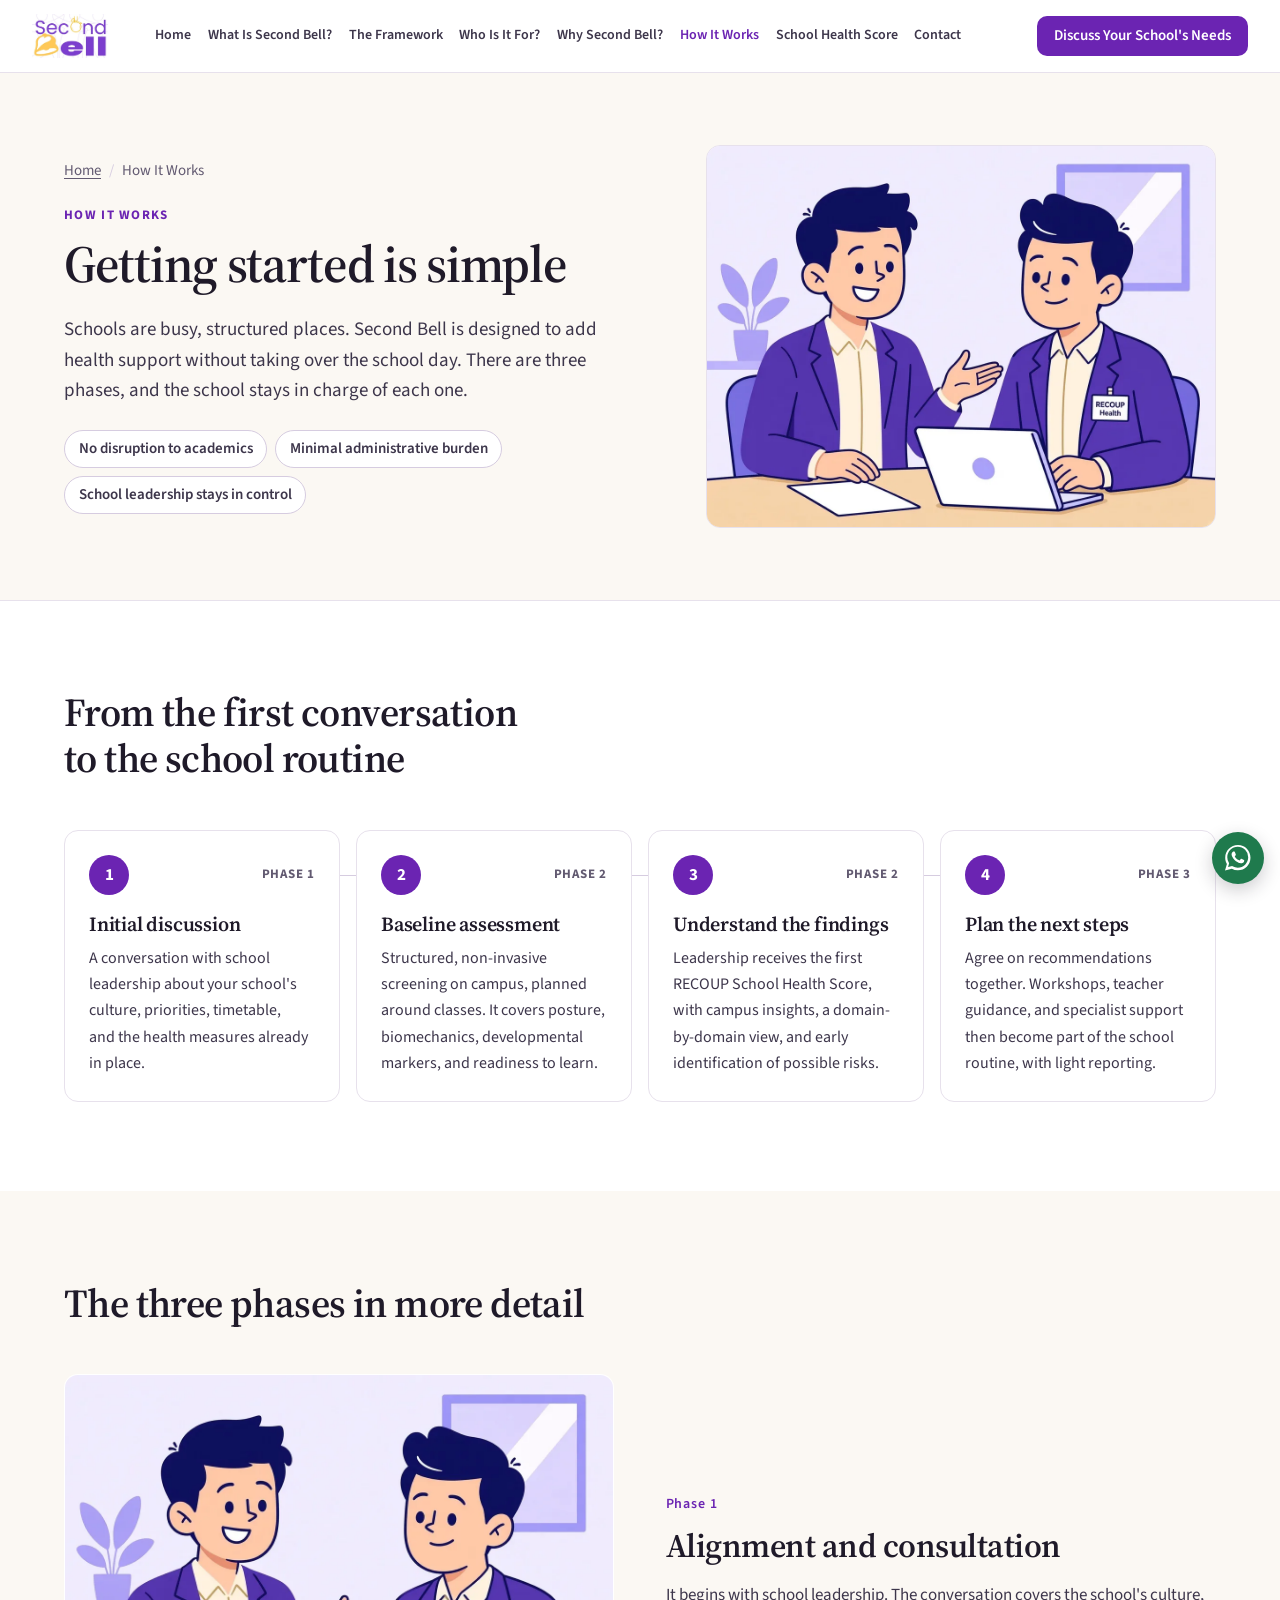
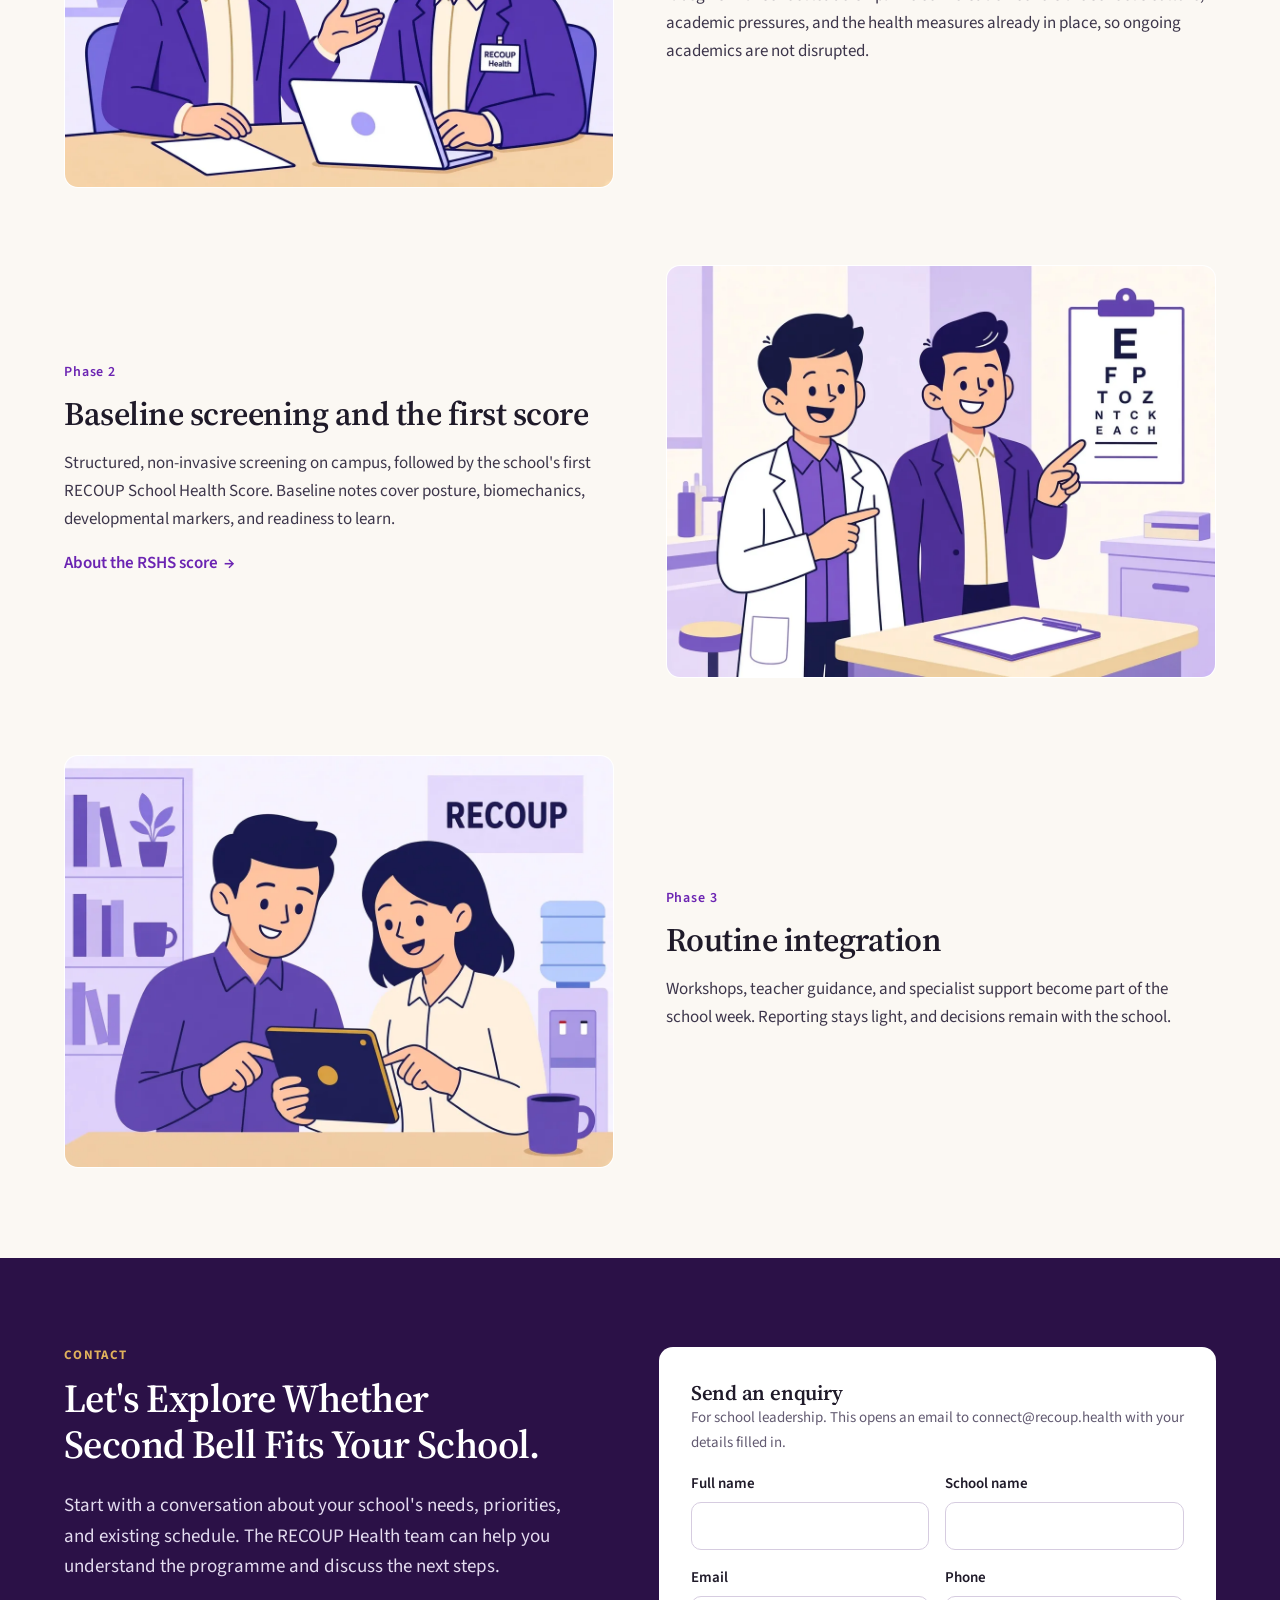
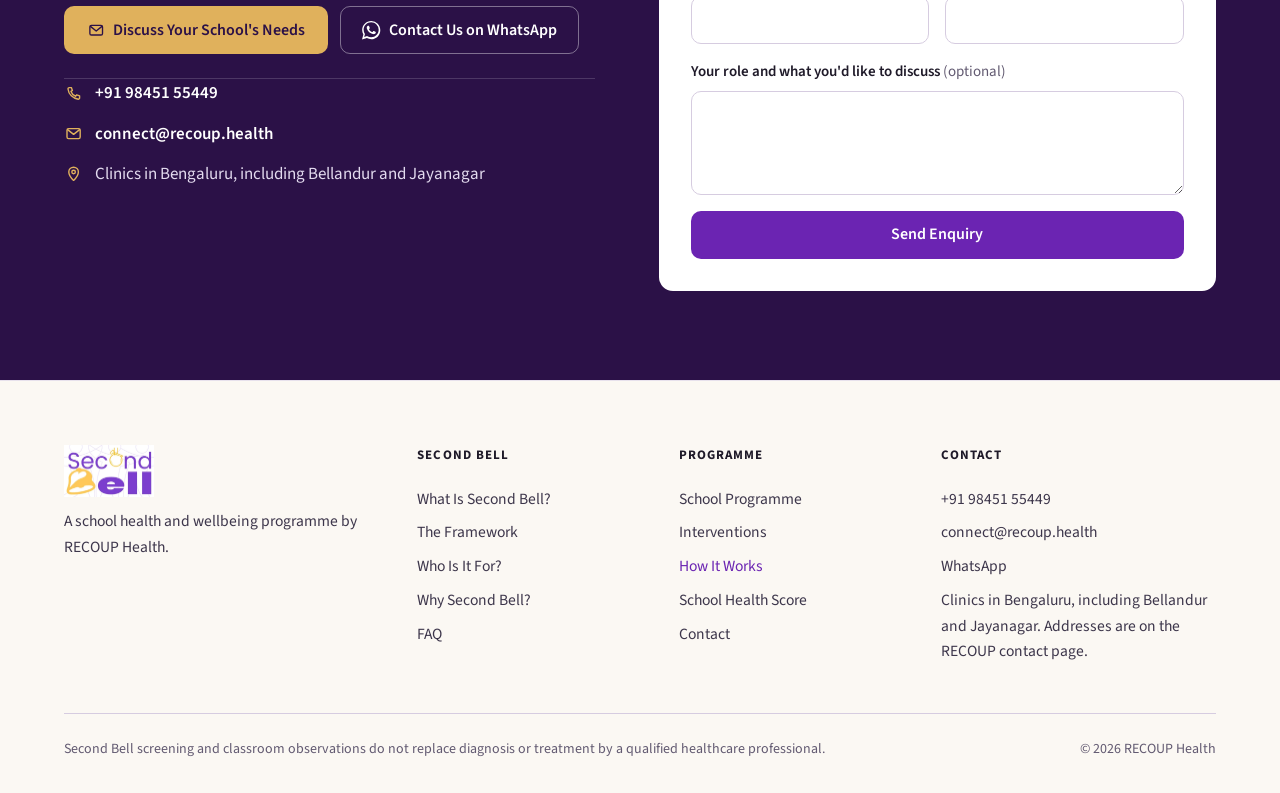
<file: how-it-works/index.html>
<!DOCTYPE html>
<html lang="en-GB">
<head>
  <meta charset="utf-8">
  <meta name="viewport" content="width=device-width, initial-scale=1">
  <title>How It Works | Second Bell</title>
  <meta name="description" content="How Second Bell works: an initial consultation with leadership, baseline screening and the first RECOUP School Health Score, then workshops, teacher guidance, and specialist support.">
  <link rel="canonical" href="/second-bell/how-it-works/">
  <meta property="og:title" content="How It Works | Second Bell">
  <meta property="og:description" content="How Second Bell works: an initial consultation with leadership, baseline screening and the first RECOUP School Health Score, then workshops, teacher guidance, and specialist support.">
  <meta property="og:type" content="website">
  <meta property="og:url" content="/second-bell/how-it-works/">
  <meta property="og:image" content="/second-bell/assets/illustrations/at-school.webp">
  <meta property="og:image:alt" content="A teacher checking on a student in class">
  <meta name="twitter:card" content="summary_large_image">
  <meta name="twitter:title" content="How It Works | Second Bell">
  <meta name="twitter:description" content="How Second Bell works: an initial consultation with leadership, baseline screening and the first RECOUP School Health Score, then workshops, teacher guidance, and specialist support.">
  <meta name="twitter:image" content="/second-bell/assets/illustrations/at-school.webp">
  <meta name="theme-color" content="#fbf8f3">
  <link rel="icon" href="../assets/icons/favicon.svg" type="image/svg+xml">
  <link rel="preconnect" href="https://fonts.googleapis.com">
  <link rel="preconnect" href="https://fonts.gstatic.com" crossorigin>
  <link href="https://fonts.googleapis.com/css2?family=Source+Sans+3:wght@400;600;700&family=Source+Serif+4:opsz,wght@8..60,600&display=swap" rel="stylesheet">
  <link rel="stylesheet" href="../css/global.css">
  <script>document.documentElement.classList.add("js")</script>
</head>
<body>
  <a class="skip" href="#content">Skip to content</a>
  <header class="site-header">
    <div class="wrap header-bar">
      <a class="brand" href="../">
        <img src="../assets/logo/second-bell-logo-wide.webp" alt="Second Bell, home" width="360" height="209">
        <span class="brand-fallback" hidden>Second Bell</span>
      </a>
      <nav class="nav-primary" aria-label="Primary">
        <a href="../">Home</a>
        <a href="../what-is-second-bell/">What Is Second Bell?</a>
        <a href="../framework/">The Framework</a>
        <a href="../who-it-is-for/">Who Is It For?</a>
        <a href="../why-second-bell/">Why Second Bell?</a>
        <a href="../how-it-works/" aria-current="page">How It Works</a>
        <a href="../rshs-score/">School Health Score</a>
        <a href="../contact/">Contact</a>
      </nav>
      <div class="header-tools">
        <a class="btn btn-primary btn-sm" href="../contact/">Discuss Your School's Needs</a>
        <button class="menu-btn" type="button" aria-expanded="false" aria-controls="menu"><svg viewBox="0 0 24 24" aria-hidden="true" focusable="false" fill="none" stroke="currentColor" stroke-width="1.75" stroke-linecap="round" stroke-linejoin="round"><path d="M4.5 7h15M4.5 12h15M4.5 17h15"/></svg>Menu</button>
      </div>
    </div>
  </header>
  <div class="menu" id="menu" hidden role="dialog" aria-modal="true" aria-label="Site menu">
    <div class="wrap menu-bar">
      <a class="brand" href="../"><img src="../assets/logo/second-bell-logo-wide.webp" alt="Second Bell, home" width="360" height="209"></a>
      <button class="menu-close" type="button"><svg viewBox="0 0 24 24" aria-hidden="true" focusable="false" fill="none" stroke="currentColor" stroke-width="1.75" stroke-linecap="round" stroke-linejoin="round"><path d="M6.5 6.5l11 11M17.5 6.5l-11 11"/></svg>Close</button>
    </div>
    <nav class="wrap" aria-label="Mobile">
      <a href="../">Home</a>
      <a href="../what-is-second-bell/">What Is Second Bell?</a>
      <a href="../framework/">The Framework</a>
      <a href="../who-it-is-for/">Who Is It For?</a>
      <a href="../why-second-bell/">Why Second Bell?</a>
      <a href="../program/">School Programme</a>
      <a href="../interventions/">Interventions</a>
      <a href="../how-it-works/" aria-current="page">How It Works</a>
      <a href="../rshs-score/">School Health Score</a>
      <a href="../faq/">FAQ</a>
      <a href="../contact/">Contact</a>
      <a class="btn btn-primary" href="../contact/">Discuss Your School's Needs</a>
    </nav>
  </div>

  <main id="content">
    <header class="page-hero">
      <div class="wrap page-hero-grid">
        <div>
          <ol class="breadcrumb" aria-label="Breadcrumb"><li><a href="../">Home</a></li><li aria-current="page">How It Works</li></ol>
          <p class="eyebrow">How it works</p>
          <h1>Getting started is simple</h1>
          <p class="lede">Schools are busy, structured places. Second Bell is designed to add health support without taking over the school day. There are three phases, and the school stays in charge of each one.</p>
          <ul class="chips">
            <li>No disruption to academics</li>
            <li>Minimal administrative burden</li>
            <li>School leadership stays in control</li>
          </ul>
        </div>
        <div class="page-hero-media"><img src="../assets/illustrations/consult.webp" alt="Illustration of a school principal and a RECOUP Health professional talking across a table" width="800" height="600" fetchpriority="high"></div>
      </div>
    </header>

    <section class="section" aria-labelledby="steps-title">
      <div class="wrap">
        <div class="section-head">
          <h2 id="steps-title">From the first conversation to the school routine</h2>
        </div>
        <ol class="steps">
          <li class="step">
            <div class="step-top"><span class="step-num" aria-hidden="true">1</span><span class="step-phase">Phase 1</span></div>
            <h3><span class="visually-hidden">Step 1: </span>Initial discussion</h3>
            <p>A conversation with school leadership about your school's culture, priorities, timetable, and the health measures already in place.</p>
          </li>
          <li class="step">
            <div class="step-top"><span class="step-num" aria-hidden="true">2</span><span class="step-phase">Phase 2</span></div>
            <h3><span class="visually-hidden">Step 2: </span>Baseline assessment</h3>
            <p>Structured, non-invasive screening on campus, planned around classes. It covers posture, biomechanics, developmental markers, and readiness to learn.</p>
          </li>
          <li class="step">
            <div class="step-top"><span class="step-num" aria-hidden="true">3</span><span class="step-phase">Phase 2</span></div>
            <h3><span class="visually-hidden">Step 3: </span>Understand the findings</h3>
            <p>Leadership receives the first RECOUP School Health Score, with campus insights, a domain-by-domain view, and early identification of possible risks.</p>
          </li>
          <li class="step">
            <div class="step-top"><span class="step-num" aria-hidden="true">4</span><span class="step-phase">Phase 3</span></div>
            <h3><span class="visually-hidden">Step 4: </span>Plan the next steps</h3>
            <p>Agree on recommendations together. Workshops, teacher guidance, and specialist support then become part of the school routine, with light reporting.</p>
          </li>
        </ol>
      </div>
    </section>

    <section class="section section--warm" aria-labelledby="phases-title">
      <div class="wrap">
        <div class="section-head">
          <h2 id="phases-title">The three phases in more detail</h2>
        </div>
        <div class="features">
          <article class="feature">
            <div class="feature-media"><img src="../assets/illustrations/consult.webp" alt="Illustration of a principal and a health professional in conversation" width="800" height="600" loading="lazy" decoding="async"></div>
            <div class="feature-body">
              <span class="card-num">Phase 1</span>
              <h2>Alignment and consultation</h2>
              <p>It begins with school leadership. The conversation covers the school's culture, academic pressures, and the health measures already in place, so ongoing academics are not disrupted.</p>
            </div>
          </article>
          <article class="feature">
            <div class="feature-media"><img src="../assets/illustrations/prog-screening.webp" alt="Illustration of a health professional running a friendly screening with a student" width="800" height="600" loading="lazy" decoding="async"></div>
            <div class="feature-body">
              <span class="card-num">Phase 2</span>
              <h2>Baseline screening and the first score</h2>
              <p>Structured, non-invasive screening on campus, followed by the school's first RECOUP School Health Score. Baseline notes cover posture, biomechanics, developmental markers, and readiness to learn.</p>
              <a class="text-link" href="../rshs-score/">About the RSHS score</a>
            </div>
          </article>
          <article class="feature">
            <div class="feature-media"><img src="../assets/illustrations/prog-training.webp" alt="Illustration of two teachers planning together with a tablet" width="800" height="600" loading="lazy" decoding="async"></div>
            <div class="feature-body">
              <span class="card-num">Phase 3</span>
              <h2>Routine integration</h2>
              <p>Workshops, teacher guidance, and specialist support become part of the school week. Reporting stays light, and decisions remain with the school.</p>
            </div>
          </article>
        </div>
      </div>
    </section>

    <section class="section contact" id="contact" aria-labelledby="contact-title">
      <span id="talk"></span>
      <div class="wrap contact-grid">
        <div class="contact-copy">
          <div>
            <p class="eyebrow">Contact</p>
            <h2 id="contact-title">Let's Explore Whether Second Bell Fits Your School.</h2>
          </div>
          <p class="lede">Start with a conversation about your school's needs, priorities, and existing schedule. The RECOUP Health team can help you understand the programme and discuss the next steps.</p>
          <div class="actions">
            <a class="btn btn-primary" href="mailto:connect@recoup.health?subject=Discussing%20Second%20Bell%20for%20our%20school"><svg viewBox="0 0 24 24" aria-hidden="true" focusable="false" fill="none" stroke="currentColor" stroke-width="1.75" stroke-linecap="round" stroke-linejoin="round"><rect x="3.75" y="5.75" width="16.5" height="12.5" rx="2"/><path d="M4.5 7l7.5 6 7.5-6"/></svg>Discuss Your School's Needs</a>
            <a class="btn btn-secondary" href="https://wa.me/919845155449?text=Hello%2C%20I%20lead%20a%20school%20and%20would%20like%20to%20discuss%20enrolling%20in%20Second%20Bell." target="_blank" rel="noopener noreferrer"><svg viewBox="0 0 24 24" aria-hidden="true" focusable="false"><path fill="currentColor" d="M20.52 3.48A11.8 11.8 0 0 0 12.04 0C5.5 0 .2 5.3.2 11.84c0 2.09.55 4.13 1.59 5.93L0 24l6.4-1.67a11.8 11.8 0 0 0 5.64 1.43h.01c6.54 0 11.84-5.3 11.84-11.84 0-3.16-1.23-6.13-3.37-8.44zM12.05 21.3h-.01a9.8 9.8 0 0 1-5-1.37l-.36-.21-3.8 1 .99-3.7-.23-.38a9.78 9.78 0 0 1-1.5-5.2c0-5.4 4.4-9.8 9.82-9.8 2.62 0 5.08 1.02 6.93 2.88a9.74 9.74 0 0 1 2.87 6.93c0 5.41-4.4 9.81-9.81 9.81zm5.38-7.34c-.29-.15-1.74-.86-2.01-.96-.27-.1-.47-.15-.66.15-.2.29-.76.95-.93 1.15-.17.2-.34.22-.63.07-.29-.14-1.22-.45-2.32-1.43-.86-.76-1.44-1.7-1.61-1.99-.17-.29-.02-.45.13-.59.13-.13.29-.34.44-.51.15-.17.2-.29.29-.49.1-.2.05-.37-.02-.51-.08-.15-.66-1.6-.91-2.19-.24-.57-.48-.5-.66-.5h-.56c-.2 0-.51.07-.78.37-.27.29-1.02 1-1.02 2.43 0 1.43 1.04 2.81 1.19 3 .15.2 2.05 3.13 4.97 4.39.69.3 1.24.48 1.66.61.7.22 1.33.19 1.83.12.56-.08 1.74-.71 1.98-1.4.25-.68.25-1.27.17-1.4-.07-.12-.27-.2-.56-.34z"/></svg>Contact Us on WhatsApp</a>
          </div>
          <ul class="contact-list">
            <li><svg viewBox="0 0 24 24" aria-hidden="true" focusable="false" fill="none" stroke="currentColor" stroke-width="1.75" stroke-linecap="round" stroke-linejoin="round"><path d="M6.6 4.5h2.6l1.3 3.6-1.8 1.2a10 10 0 0 0 6 6l1.2-1.8 3.6 1.3v2.6a1.6 1.6 0 0 1-1.7 1.6A14.5 14.5 0 0 1 5 6.2a1.6 1.6 0 0 1 1.6-1.7z"/></svg><a href="tel:+919845155449">+91 98451 55449</a></li>
            <li><svg viewBox="0 0 24 24" aria-hidden="true" focusable="false" fill="none" stroke="currentColor" stroke-width="1.75" stroke-linecap="round" stroke-linejoin="round"><rect x="3.75" y="5.75" width="16.5" height="12.5" rx="2"/><path d="M4.5 7l7.5 6 7.5-6"/></svg><a href="mailto:connect@recoup.health">connect@recoup.health</a></li>
            <li><svg viewBox="0 0 24 24" aria-hidden="true" focusable="false" fill="none" stroke="currentColor" stroke-width="1.75" stroke-linecap="round" stroke-linejoin="round"><path d="M12 20.5s-6-5.6-6-10.5a6 6 0 0 1 12 0c0 4.9-6 10.5-6 10.5z"/><circle cx="12" cy="10" r="2.2"/></svg><span>Clinics in Bengaluru, including Bellandur and Jayanagar</span></li>
          </ul>
        </div>
        <form class="form" data-form novalidate aria-labelledby="form-title">
          <div>
            <h3 id="form-title">Send an enquiry</h3>
            <p class="form-note">For school leadership. This opens an email to connect@recoup.health with your details filled in.</p>
          </div>
          <div class="form-split">
            <label class="field"><span>Full name</span><input name="name" autocomplete="name" required aria-describedby="err-name"><small class="err" id="err-name"></small></label>
            <label class="field"><span>School name</span><input name="school" autocomplete="organization" required aria-describedby="err-school"><small class="err" id="err-school"></small></label>
          </div>
          <div class="form-split">
            <label class="field"><span>Email</span><input name="email" type="email" autocomplete="email" required aria-describedby="err-email"><small class="err" id="err-email"></small></label>
            <label class="field"><span>Phone</span><input name="phone" type="tel" autocomplete="tel" inputmode="tel" required aria-describedby="err-phone"><small class="err" id="err-phone"></small></label>
          </div>
          <label class="field"><span>Your role and what you'd like to discuss <em>(optional)</em></span><textarea name="message" rows="3"></textarea></label>
          <button class="btn btn-primary" type="submit">Send Enquiry</button>
          <p class="form-status" data-status role="status"></p>
        </form>
      </div>
    </section>
  </main>

  <footer class="site-footer">
    <div class="wrap">
      <div class="footer-grid">
        <div class="footer-brand">
          <a class="brand" href="../"><img src="../assets/logo/second-bell-logo-wide.webp" alt="Second Bell, home" width="360" height="209" loading="lazy"></a>
          <p>A school health and wellbeing programme by RECOUP Health.</p>
        </div>
        <nav class="footer-col" aria-label="About Second Bell">
          <p class="footer-label">Second Bell</p>
          <a href="../what-is-second-bell/">What Is Second Bell?</a>
          <a href="../framework/">The Framework</a>
          <a href="../who-it-is-for/">Who Is It For?</a>
          <a href="../why-second-bell/">Why Second Bell?</a>
          <a href="../faq/">FAQ</a>
        </nav>
        <nav class="footer-col" aria-label="Programme">
          <p class="footer-label">Programme</p>
          <a href="../program/">School Programme</a>
          <a href="../interventions/">Interventions</a>
          <a href="../how-it-works/" aria-current="page">How It Works</a>
          <a href="../rshs-score/">School Health Score</a>
          <a href="../contact/">Contact</a>
        </nav>
        <div class="footer-col">
          <p class="footer-label">Contact</p>
          <a href="tel:+919845155449">+91 98451 55449</a>
          <a href="mailto:connect@recoup.health">connect@recoup.health</a>
          <a href="https://wa.me/919845155449?text=Hello%2C%20I%20lead%20a%20school%20and%20would%20like%20to%20discuss%20enrolling%20in%20Second%20Bell." target="_blank" rel="noopener noreferrer">WhatsApp</a>
          <p>Clinics in Bengaluru, including Bellandur and Jayanagar. Addresses are on the <a href="https://www.recoup.health/contact">RECOUP contact page</a>.</p>
        </div>
      </div>
      <div class="footer-base">
        <p>Second Bell screening and classroom observations do not replace diagnosis or treatment by a qualified healthcare professional.</p>
        <p>© <span data-year>2026</span> RECOUP Health</p>
      </div>
    </div>
  </footer>
  <a class="whatsapp" href="https://wa.me/919845155449?text=Hello%2C%20I%20lead%20a%20school%20and%20would%20like%20to%20discuss%20enrolling%20in%20Second%20Bell." target="_blank" rel="noopener noreferrer" aria-label="Contact RECOUP Health on WhatsApp"><svg viewBox="0 0 24 24" aria-hidden="true" focusable="false"><path fill="currentColor" d="M20.52 3.48A11.8 11.8 0 0 0 12.04 0C5.5 0 .2 5.3.2 11.84c0 2.09.55 4.13 1.59 5.93L0 24l6.4-1.67a11.8 11.8 0 0 0 5.64 1.43h.01c6.54 0 11.84-5.3 11.84-11.84 0-3.16-1.23-6.13-3.37-8.44zM12.05 21.3h-.01a9.8 9.8 0 0 1-5-1.37l-.36-.21-3.8 1 .99-3.7-.23-.38a9.78 9.78 0 0 1-1.5-5.2c0-5.4 4.4-9.8 9.82-9.8 2.62 0 5.08 1.02 6.93 2.88a9.74 9.74 0 0 1 2.87 6.93c0 5.41-4.4 9.81-9.81 9.81zm5.38-7.34c-.29-.15-1.74-.86-2.01-.96-.27-.1-.47-.15-.66.15-.2.29-.76.95-.93 1.15-.17.2-.34.22-.63.07-.29-.14-1.22-.45-2.32-1.43-.86-.76-1.44-1.7-1.61-1.99-.17-.29-.02-.45.13-.59.13-.13.29-.34.44-.51.15-.17.2-.29.29-.49.1-.2.05-.37-.02-.51-.08-.15-.66-1.6-.91-2.19-.24-.57-.48-.5-.66-.5h-.56c-.2 0-.51.07-.78.37-.27.29-1.02 1-1.02 2.43 0 1.43 1.04 2.81 1.19 3 .15.2 2.05 3.13 4.97 4.39.69.3 1.24.48 1.66.61.7.22 1.33.19 1.83.12.56-.08 1.74-.71 1.98-1.4.25-.68.25-1.27.17-1.4-.07-.12-.27-.2-.56-.34z"/></svg></a>
  <script src="../js/main.js" defer></script>
</body>
</html>
</file>
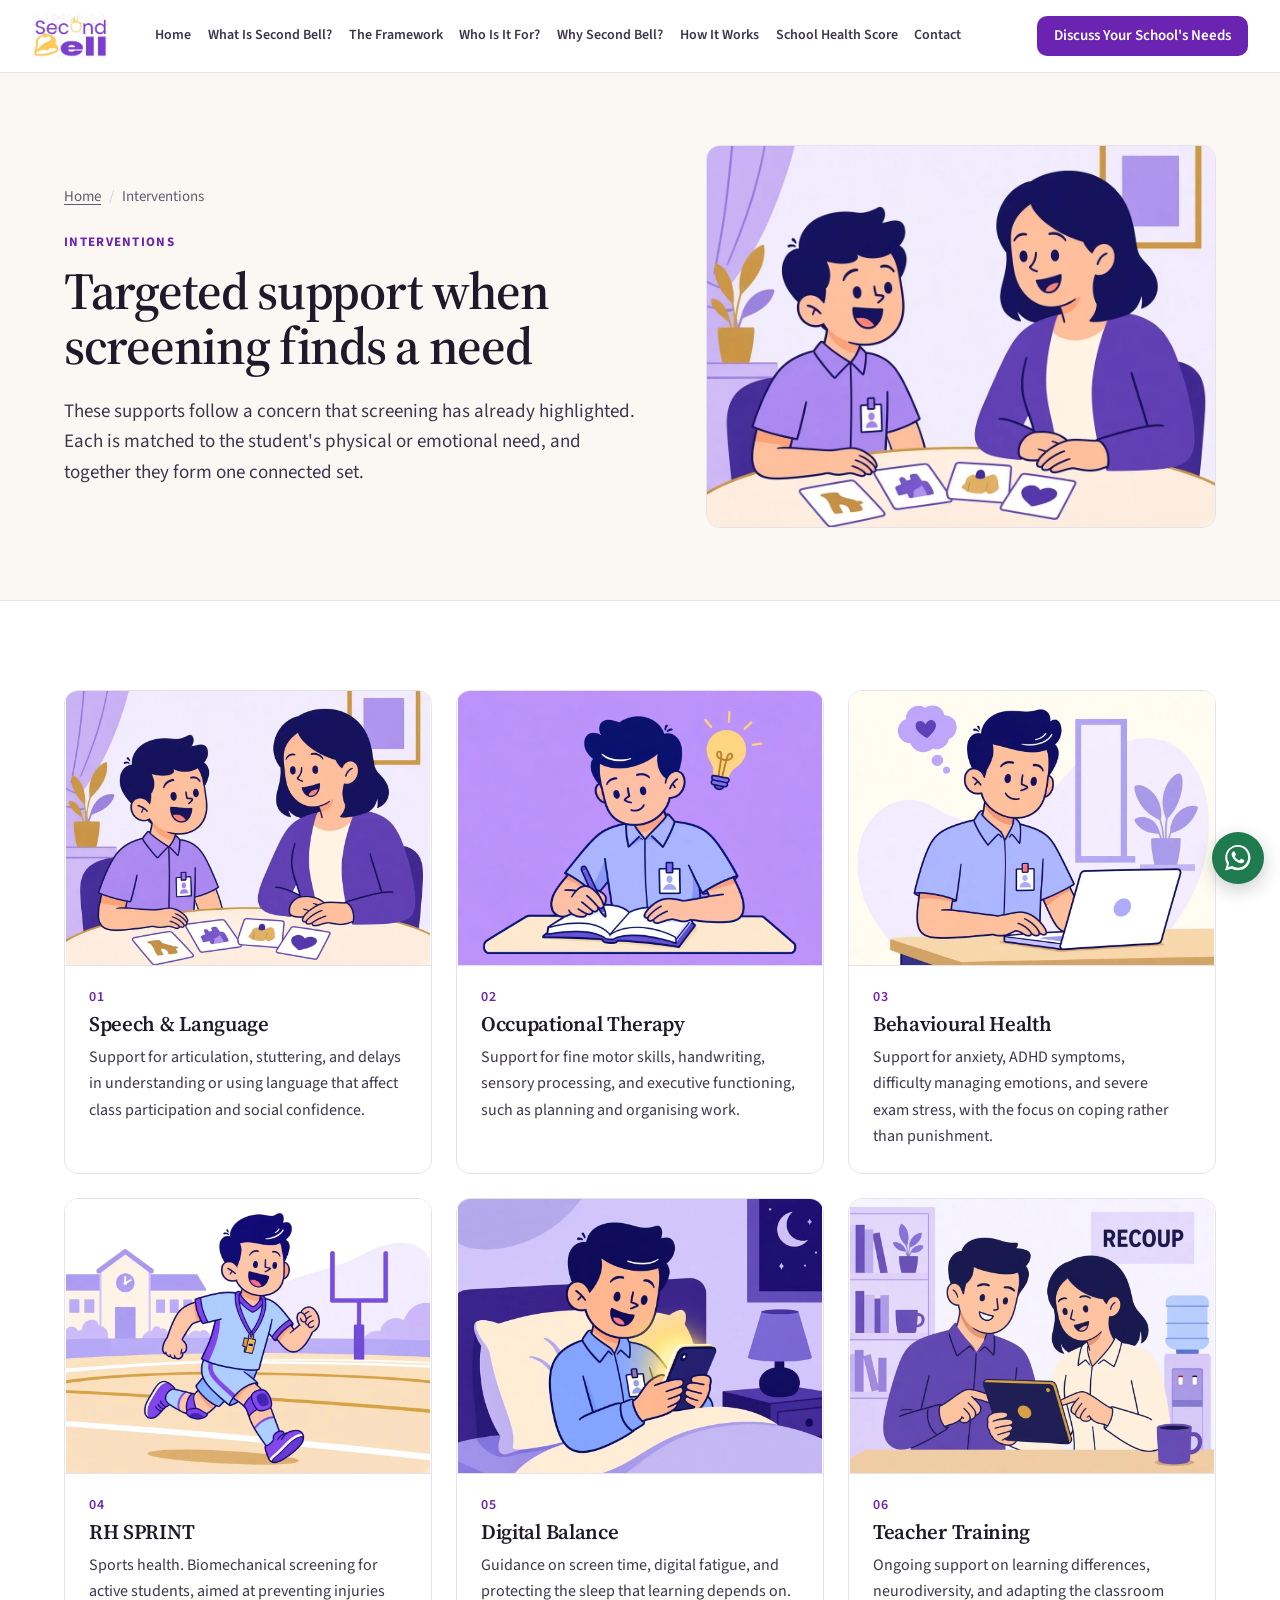
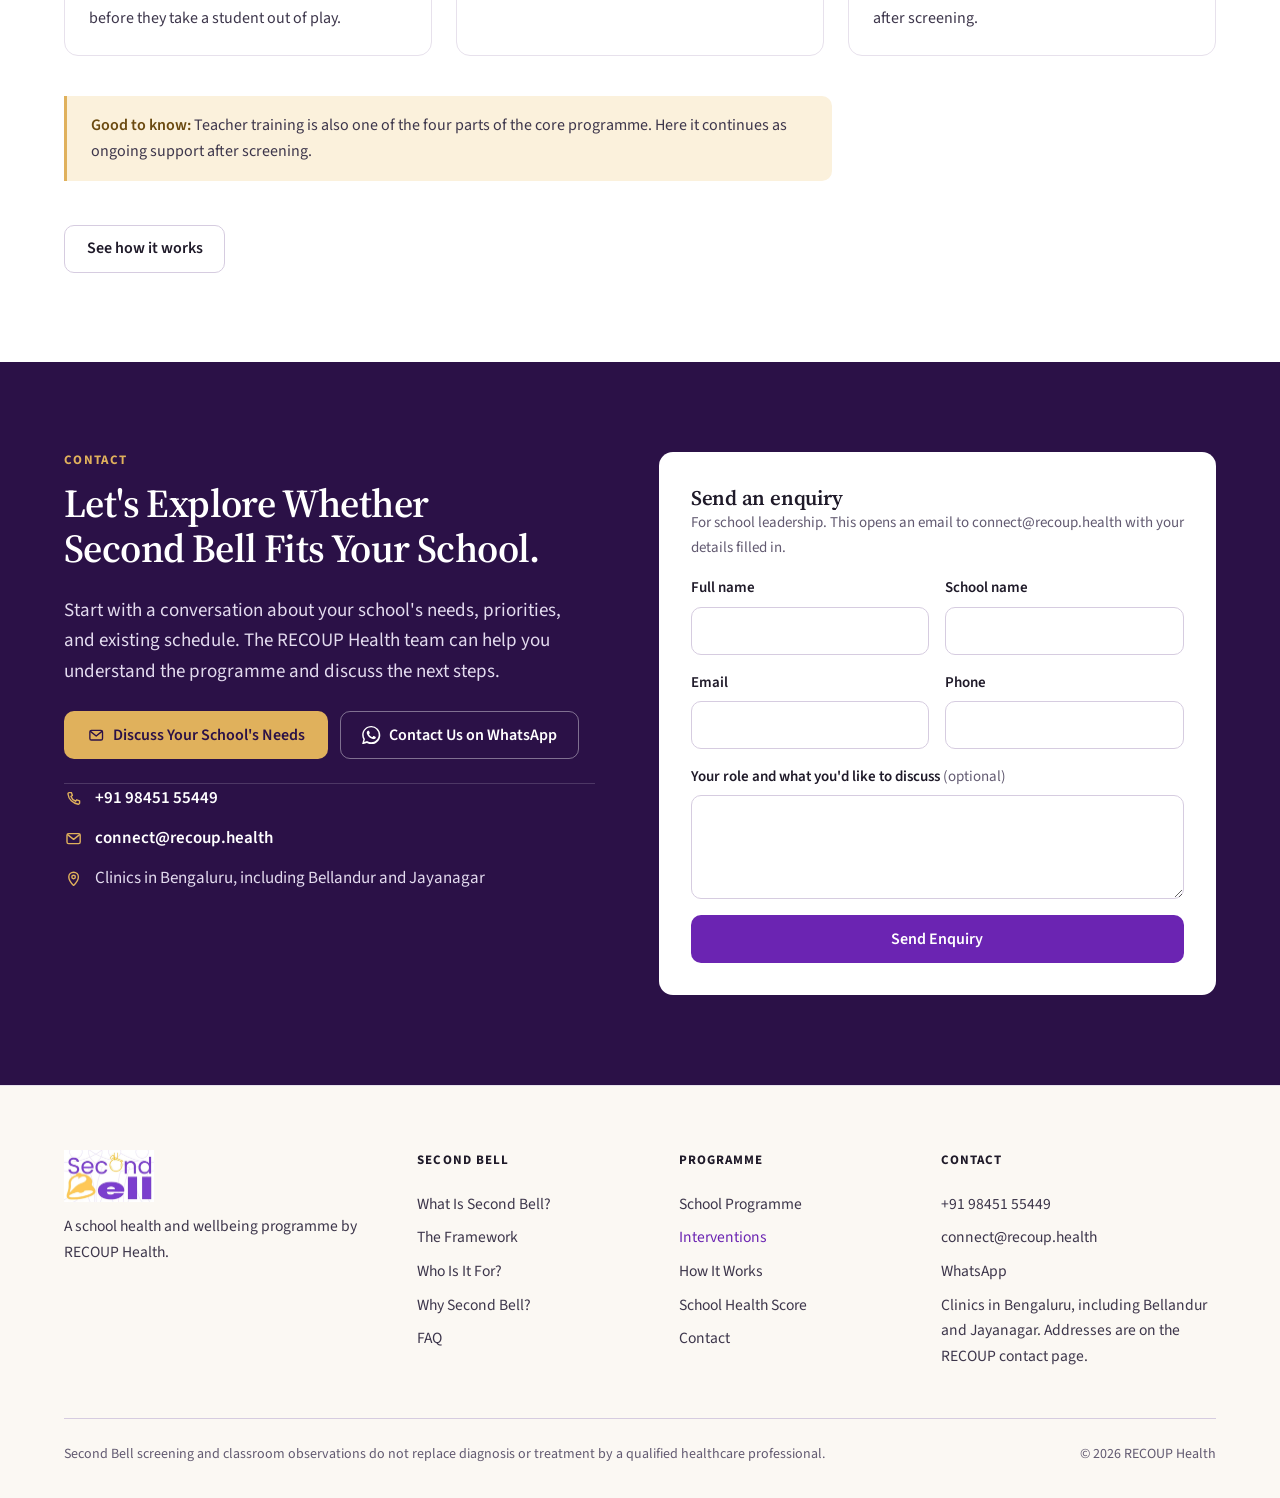
<file: interventions/index.html>
<!DOCTYPE html>
<html lang="en-GB">
<head>
  <meta charset="utf-8">
  <meta name="viewport" content="width=device-width, initial-scale=1">
  <title>Interventions | Second Bell</title>
  <meta name="description" content="Second Bell interventions after screening: speech and language, occupational therapy, behavioural health, RH SPRINT sports health, digital balance, and teacher training.">
  <link rel="canonical" href="/second-bell/interventions/">
  <meta property="og:title" content="Interventions | Second Bell">
  <meta property="og:description" content="Second Bell interventions after screening: speech and language, occupational therapy, behavioural health, RH SPRINT sports health, digital balance, and teacher training.">
  <meta property="og:type" content="website">
  <meta property="og:url" content="/second-bell/interventions/">
  <meta property="og:image" content="/second-bell/assets/illustrations/domain-sports.webp">
  <meta property="og:image:alt" content="Students on a school sports field">
  <meta name="twitter:card" content="summary_large_image">
  <meta name="twitter:title" content="Interventions | Second Bell">
  <meta name="twitter:description" content="Second Bell interventions after screening: speech and language, occupational therapy, behavioural health, RH SPRINT sports health, digital balance, and teacher training.">
  <meta name="twitter:image" content="/second-bell/assets/illustrations/domain-sports.webp">
  <meta name="theme-color" content="#fbf8f3">
  <link rel="icon" href="../assets/icons/favicon.svg" type="image/svg+xml">
  <link rel="preconnect" href="https://fonts.googleapis.com">
  <link rel="preconnect" href="https://fonts.gstatic.com" crossorigin>
  <link href="https://fonts.googleapis.com/css2?family=Source+Sans+3:wght@400;600;700&family=Source+Serif+4:opsz,wght@8..60,600&display=swap" rel="stylesheet">
  <link rel="stylesheet" href="../css/global.css">
  <script>document.documentElement.classList.add("js")</script>
</head>
<body>
  <a class="skip" href="#content">Skip to content</a>
  <header class="site-header">
    <div class="wrap header-bar">
      <a class="brand" href="../">
        <img src="../assets/logo/second-bell-logo-wide.webp" alt="Second Bell, home" width="360" height="209">
        <span class="brand-fallback" hidden>Second Bell</span>
      </a>
      <nav class="nav-primary" aria-label="Primary">
        <a href="../">Home</a>
        <a href="../what-is-second-bell/">What Is Second Bell?</a>
        <a href="../framework/">The Framework</a>
        <a href="../who-it-is-for/">Who Is It For?</a>
        <a href="../why-second-bell/">Why Second Bell?</a>
        <a href="../how-it-works/">How It Works</a>
        <a href="../rshs-score/">School Health Score</a>
        <a href="../contact/">Contact</a>
      </nav>
      <div class="header-tools">
        <a class="btn btn-primary btn-sm" href="../contact/">Discuss Your School's Needs</a>
        <button class="menu-btn" type="button" aria-expanded="false" aria-controls="menu"><svg viewBox="0 0 24 24" aria-hidden="true" focusable="false" fill="none" stroke="currentColor" stroke-width="1.75" stroke-linecap="round" stroke-linejoin="round"><path d="M4.5 7h15M4.5 12h15M4.5 17h15"/></svg>Menu</button>
      </div>
    </div>
  </header>
  <div class="menu" id="menu" hidden role="dialog" aria-modal="true" aria-label="Site menu">
    <div class="wrap menu-bar">
      <a class="brand" href="../"><img src="../assets/logo/second-bell-logo-wide.webp" alt="Second Bell, home" width="360" height="209"></a>
      <button class="menu-close" type="button"><svg viewBox="0 0 24 24" aria-hidden="true" focusable="false" fill="none" stroke="currentColor" stroke-width="1.75" stroke-linecap="round" stroke-linejoin="round"><path d="M6.5 6.5l11 11M17.5 6.5l-11 11"/></svg>Close</button>
    </div>
    <nav class="wrap" aria-label="Mobile">
      <a href="../">Home</a>
      <a href="../what-is-second-bell/">What Is Second Bell?</a>
      <a href="../framework/">The Framework</a>
      <a href="../who-it-is-for/">Who Is It For?</a>
      <a href="../why-second-bell/">Why Second Bell?</a>
      <a href="../program/">School Programme</a>
      <a href="../interventions/" aria-current="page">Interventions</a>
      <a href="../how-it-works/">How It Works</a>
      <a href="../rshs-score/">School Health Score</a>
      <a href="../faq/">FAQ</a>
      <a href="../contact/">Contact</a>
      <a class="btn btn-primary" href="../contact/">Discuss Your School's Needs</a>
    </nav>
  </div>

  <main id="content">
    <header class="page-hero">
      <div class="wrap page-hero-grid">
        <div>
          <ol class="breadcrumb" aria-label="Breadcrumb"><li><a href="../">Home</a></li><li aria-current="page">Interventions</li></ol>
          <p class="eyebrow">Interventions</p>
          <h1>Targeted support when screening finds a need</h1>
          <p class="lede">These supports follow a concern that screening has already highlighted. Each is matched to the student's physical or emotional need, and together they form one connected set.</p>
          
        </div>
        <div class="page-hero-media"><img src="../assets/illustrations/speech.webp" alt="Illustration of a therapist and a student chatting with speech bubbles" width="800" height="600" fetchpriority="high"></div>
      </div>
    </header>

    <section class="section" aria-label="Intervention programmes">
      <div class="wrap">
        <ul class="grid grid-3">
          <li class="card media-card" id="speech">
            <img src="../assets/illustrations/speech.webp" alt="Illustration of a therapist and a student chatting with speech bubbles" width="800" height="600" loading="lazy" decoding="async">
            <div class="card-body"><span class="card-num">01</span><h2 style="font-size:1.3rem">Speech &amp; Language</h2><p>Support for articulation, stuttering, and delays in understanding or using language that affect class participation and social confidence.</p></div>
          </li>
          <li class="card media-card" id="occupational">
            <img src="../assets/illustrations/domain-attention.webp" alt="Illustration of a student working with focus at a desk" width="800" height="600" loading="lazy" decoding="async">
            <div class="card-body"><span class="card-num">02</span><h2 style="font-size:1.3rem">Occupational Therapy</h2><p>Support for fine motor skills, handwriting, sensory processing, and executive functioning, such as planning and organising work.</p></div>
          </li>
          <li class="card media-card" id="behavioral">
            <img src="../assets/illustrations/domain-emotion.webp" alt="Illustration of a calm student with a thought bubble showing a heart" width="800" height="600" loading="lazy" decoding="async">
            <div class="card-body"><span class="card-num">03</span><h2 style="font-size:1.3rem">Behavioural Health</h2><p>Support for anxiety, ADHD symptoms, difficulty managing emotions, and severe exam stress, with the focus on coping rather than punishment.</p></div>
          </li>
          <li class="card media-card" id="sprint">
            <img src="../assets/illustrations/domain-sports.webp" alt="Illustration of a student running on a school sports field" width="800" height="600" loading="lazy" decoding="async">
            <div class="card-body"><span class="card-num">04</span><h2 style="font-size:1.3rem">RH SPRINT</h2><p>Sports health. Biomechanical screening for active students, aimed at preventing injuries before they take a student out of play.</p></div>
          </li>
          <li class="card media-card" id="digital">
            <img src="../assets/illustrations/domain-digital.webp" alt="Illustration of a student in bed at night looking at a phone" width="800" height="600" loading="lazy" decoding="async">
            <div class="card-body"><span class="card-num">05</span><h2 style="font-size:1.3rem">Digital Balance</h2><p>Guidance on screen time, digital fatigue, and protecting the sleep that learning depends on.</p></div>
          </li>
          <li class="card media-card" id="teachers">
            <img src="../assets/illustrations/prog-training.webp" alt="Illustration of two teachers reviewing a tablet together" width="800" height="600" loading="lazy" decoding="async">
            <div class="card-body"><span class="card-num">06</span><h2 style="font-size:1.3rem">Teacher Training</h2><p>Ongoing support on learning differences, neurodiversity, and adapting the classroom after screening.</p></div>
          </li>
        </ul>
        <p class="note" style="margin-top:2.5rem"><span><strong>Good to know:</strong> Teacher training is also one of the four parts of the core programme. Here it continues as ongoing support after screening.</span></p>
        <div class="section-foot">
          <a class="btn btn-secondary" href="../how-it-works/">See how it works</a>
        </div>
      </div>
    </section>

    <section class="section contact" id="contact" aria-labelledby="contact-title">
      <span id="talk"></span>
      <div class="wrap contact-grid">
        <div class="contact-copy">
          <div>
            <p class="eyebrow">Contact</p>
            <h2 id="contact-title">Let's Explore Whether Second Bell Fits Your School.</h2>
          </div>
          <p class="lede">Start with a conversation about your school's needs, priorities, and existing schedule. The RECOUP Health team can help you understand the programme and discuss the next steps.</p>
          <div class="actions">
            <a class="btn btn-primary" href="mailto:connect@recoup.health?subject=Discussing%20Second%20Bell%20for%20our%20school"><svg viewBox="0 0 24 24" aria-hidden="true" focusable="false" fill="none" stroke="currentColor" stroke-width="1.75" stroke-linecap="round" stroke-linejoin="round"><rect x="3.75" y="5.75" width="16.5" height="12.5" rx="2"/><path d="M4.5 7l7.5 6 7.5-6"/></svg>Discuss Your School's Needs</a>
            <a class="btn btn-secondary" href="https://wa.me/919845155449?text=Hello%2C%20I%20lead%20a%20school%20and%20would%20like%20to%20discuss%20enrolling%20in%20Second%20Bell." target="_blank" rel="noopener noreferrer"><svg viewBox="0 0 24 24" aria-hidden="true" focusable="false"><path fill="currentColor" d="M20.52 3.48A11.8 11.8 0 0 0 12.04 0C5.5 0 .2 5.3.2 11.84c0 2.09.55 4.13 1.59 5.93L0 24l6.4-1.67a11.8 11.8 0 0 0 5.64 1.43h.01c6.54 0 11.84-5.3 11.84-11.84 0-3.16-1.23-6.13-3.37-8.44zM12.05 21.3h-.01a9.8 9.8 0 0 1-5-1.37l-.36-.21-3.8 1 .99-3.7-.23-.38a9.78 9.78 0 0 1-1.5-5.2c0-5.4 4.4-9.8 9.82-9.8 2.62 0 5.08 1.02 6.93 2.88a9.74 9.74 0 0 1 2.87 6.93c0 5.41-4.4 9.81-9.81 9.81zm5.38-7.34c-.29-.15-1.74-.86-2.01-.96-.27-.1-.47-.15-.66.15-.2.29-.76.95-.93 1.15-.17.2-.34.22-.63.07-.29-.14-1.22-.45-2.32-1.43-.86-.76-1.44-1.7-1.61-1.99-.17-.29-.02-.45.13-.59.13-.13.29-.34.44-.51.15-.17.2-.29.29-.49.1-.2.05-.37-.02-.51-.08-.15-.66-1.6-.91-2.19-.24-.57-.48-.5-.66-.5h-.56c-.2 0-.51.07-.78.37-.27.29-1.02 1-1.02 2.43 0 1.43 1.04 2.81 1.19 3 .15.2 2.05 3.13 4.97 4.39.69.3 1.24.48 1.66.61.7.22 1.33.19 1.83.12.56-.08 1.74-.71 1.98-1.4.25-.68.25-1.27.17-1.4-.07-.12-.27-.2-.56-.34z"/></svg>Contact Us on WhatsApp</a>
          </div>
          <ul class="contact-list">
            <li><svg viewBox="0 0 24 24" aria-hidden="true" focusable="false" fill="none" stroke="currentColor" stroke-width="1.75" stroke-linecap="round" stroke-linejoin="round"><path d="M6.6 4.5h2.6l1.3 3.6-1.8 1.2a10 10 0 0 0 6 6l1.2-1.8 3.6 1.3v2.6a1.6 1.6 0 0 1-1.7 1.6A14.5 14.5 0 0 1 5 6.2a1.6 1.6 0 0 1 1.6-1.7z"/></svg><a href="tel:+919845155449">+91 98451 55449</a></li>
            <li><svg viewBox="0 0 24 24" aria-hidden="true" focusable="false" fill="none" stroke="currentColor" stroke-width="1.75" stroke-linecap="round" stroke-linejoin="round"><rect x="3.75" y="5.75" width="16.5" height="12.5" rx="2"/><path d="M4.5 7l7.5 6 7.5-6"/></svg><a href="mailto:connect@recoup.health">connect@recoup.health</a></li>
            <li><svg viewBox="0 0 24 24" aria-hidden="true" focusable="false" fill="none" stroke="currentColor" stroke-width="1.75" stroke-linecap="round" stroke-linejoin="round"><path d="M12 20.5s-6-5.6-6-10.5a6 6 0 0 1 12 0c0 4.9-6 10.5-6 10.5z"/><circle cx="12" cy="10" r="2.2"/></svg><span>Clinics in Bengaluru, including Bellandur and Jayanagar</span></li>
          </ul>
        </div>
        <form class="form" data-form novalidate aria-labelledby="form-title">
          <div>
            <h3 id="form-title">Send an enquiry</h3>
            <p class="form-note">For school leadership. This opens an email to connect@recoup.health with your details filled in.</p>
          </div>
          <div class="form-split">
            <label class="field"><span>Full name</span><input name="name" autocomplete="name" required aria-describedby="err-name"><small class="err" id="err-name"></small></label>
            <label class="field"><span>School name</span><input name="school" autocomplete="organization" required aria-describedby="err-school"><small class="err" id="err-school"></small></label>
          </div>
          <div class="form-split">
            <label class="field"><span>Email</span><input name="email" type="email" autocomplete="email" required aria-describedby="err-email"><small class="err" id="err-email"></small></label>
            <label class="field"><span>Phone</span><input name="phone" type="tel" autocomplete="tel" inputmode="tel" required aria-describedby="err-phone"><small class="err" id="err-phone"></small></label>
          </div>
          <label class="field"><span>Your role and what you'd like to discuss <em>(optional)</em></span><textarea name="message" rows="3"></textarea></label>
          <button class="btn btn-primary" type="submit">Send Enquiry</button>
          <p class="form-status" data-status role="status"></p>
        </form>
      </div>
    </section>
  </main>

  <footer class="site-footer">
    <div class="wrap">
      <div class="footer-grid">
        <div class="footer-brand">
          <a class="brand" href="../"><img src="../assets/logo/second-bell-logo-wide.webp" alt="Second Bell, home" width="360" height="209" loading="lazy"></a>
          <p>A school health and wellbeing programme by RECOUP Health.</p>
        </div>
        <nav class="footer-col" aria-label="About Second Bell">
          <p class="footer-label">Second Bell</p>
          <a href="../what-is-second-bell/">What Is Second Bell?</a>
          <a href="../framework/">The Framework</a>
          <a href="../who-it-is-for/">Who Is It For?</a>
          <a href="../why-second-bell/">Why Second Bell?</a>
          <a href="../faq/">FAQ</a>
        </nav>
        <nav class="footer-col" aria-label="Programme">
          <p class="footer-label">Programme</p>
          <a href="../program/">School Programme</a>
          <a href="../interventions/" aria-current="page">Interventions</a>
          <a href="../how-it-works/">How It Works</a>
          <a href="../rshs-score/">School Health Score</a>
          <a href="../contact/">Contact</a>
        </nav>
        <div class="footer-col">
          <p class="footer-label">Contact</p>
          <a href="tel:+919845155449">+91 98451 55449</a>
          <a href="mailto:connect@recoup.health">connect@recoup.health</a>
          <a href="https://wa.me/919845155449?text=Hello%2C%20I%20lead%20a%20school%20and%20would%20like%20to%20discuss%20enrolling%20in%20Second%20Bell." target="_blank" rel="noopener noreferrer">WhatsApp</a>
          <p>Clinics in Bengaluru, including Bellandur and Jayanagar. Addresses are on the <a href="https://www.recoup.health/contact">RECOUP contact page</a>.</p>
        </div>
      </div>
      <div class="footer-base">
        <p>Second Bell screening and classroom observations do not replace diagnosis or treatment by a qualified healthcare professional.</p>
        <p>© <span data-year>2026</span> RECOUP Health</p>
      </div>
    </div>
  </footer>
  <a class="whatsapp" href="https://wa.me/919845155449?text=Hello%2C%20I%20lead%20a%20school%20and%20would%20like%20to%20discuss%20enrolling%20in%20Second%20Bell." target="_blank" rel="noopener noreferrer" aria-label="Contact RECOUP Health on WhatsApp"><svg viewBox="0 0 24 24" aria-hidden="true" focusable="false"><path fill="currentColor" d="M20.52 3.48A11.8 11.8 0 0 0 12.04 0C5.5 0 .2 5.3.2 11.84c0 2.09.55 4.13 1.59 5.93L0 24l6.4-1.67a11.8 11.8 0 0 0 5.64 1.43h.01c6.54 0 11.84-5.3 11.84-11.84 0-3.16-1.23-6.13-3.37-8.44zM12.05 21.3h-.01a9.8 9.8 0 0 1-5-1.37l-.36-.21-3.8 1 .99-3.7-.23-.38a9.78 9.78 0 0 1-1.5-5.2c0-5.4 4.4-9.8 9.82-9.8 2.62 0 5.08 1.02 6.93 2.88a9.74 9.74 0 0 1 2.87 6.93c0 5.41-4.4 9.81-9.81 9.81zm5.38-7.34c-.29-.15-1.74-.86-2.01-.96-.27-.1-.47-.15-.66.15-.2.29-.76.95-.93 1.15-.17.2-.34.22-.63.07-.29-.14-1.22-.45-2.32-1.43-.86-.76-1.44-1.7-1.61-1.99-.17-.29-.02-.45.13-.59.13-.13.29-.34.44-.51.15-.17.2-.29.29-.49.1-.2.05-.37-.02-.51-.08-.15-.66-1.6-.91-2.19-.24-.57-.48-.5-.66-.5h-.56c-.2 0-.51.07-.78.37-.27.29-1.02 1-1.02 2.43 0 1.43 1.04 2.81 1.19 3 .15.2 2.05 3.13 4.97 4.39.69.3 1.24.48 1.66.61.7.22 1.33.19 1.83.12.56-.08 1.74-.71 1.98-1.4.25-.68.25-1.27.17-1.4-.07-.12-.27-.2-.56-.34z"/></svg></a>
  <script src="../js/main.js" defer></script>
</body>
</html>
</file>
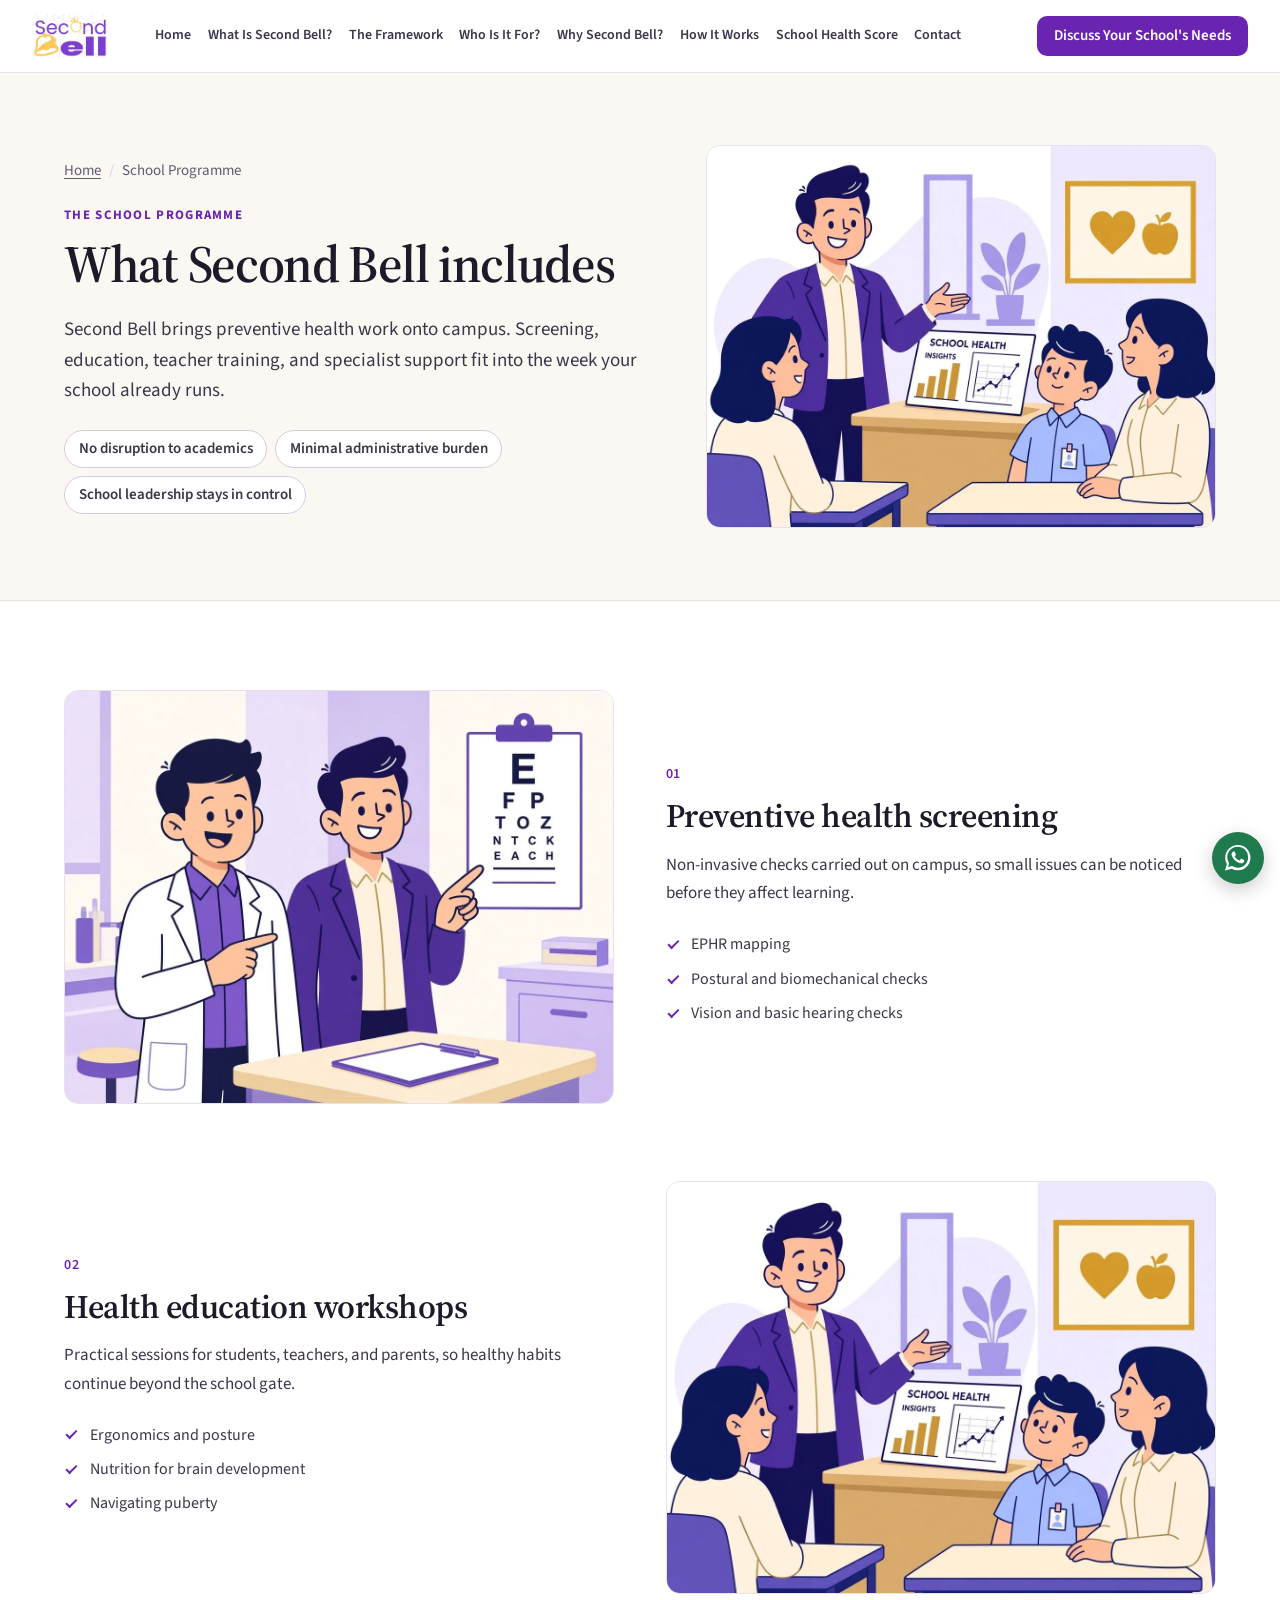
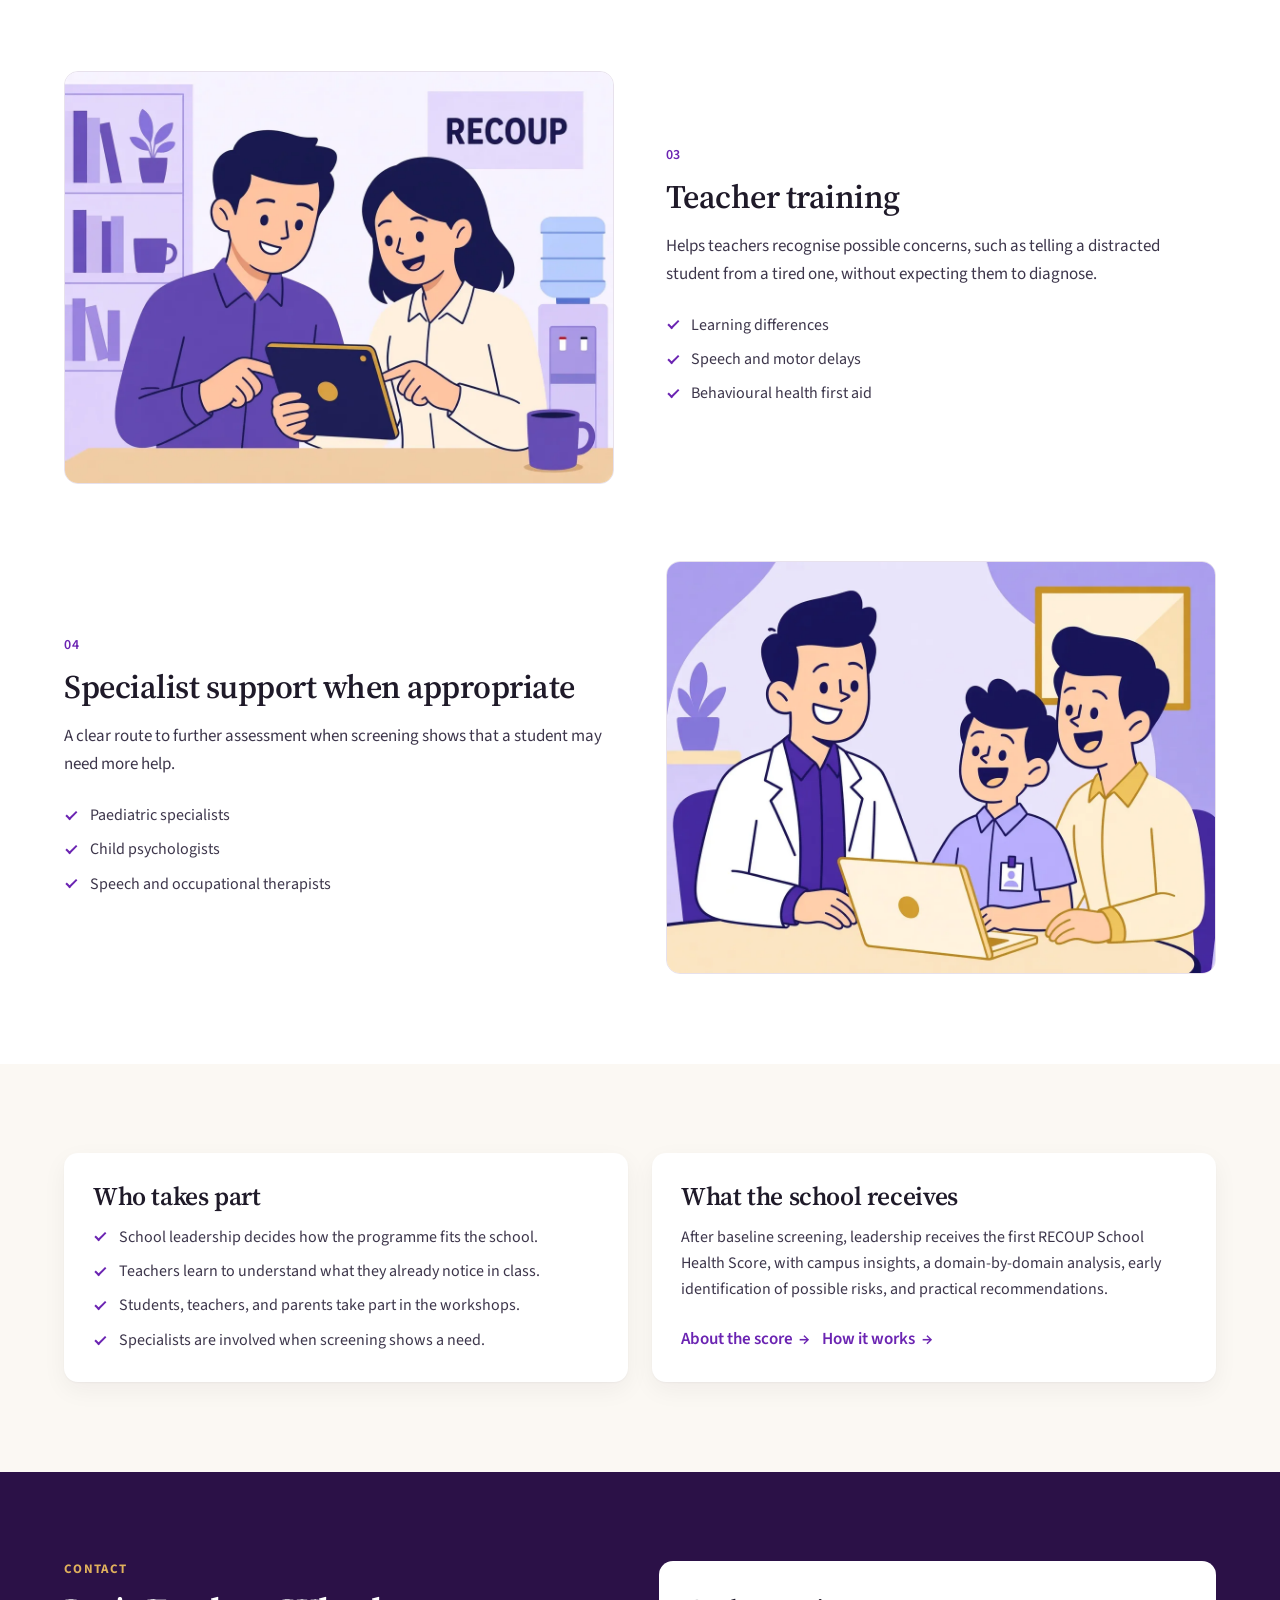
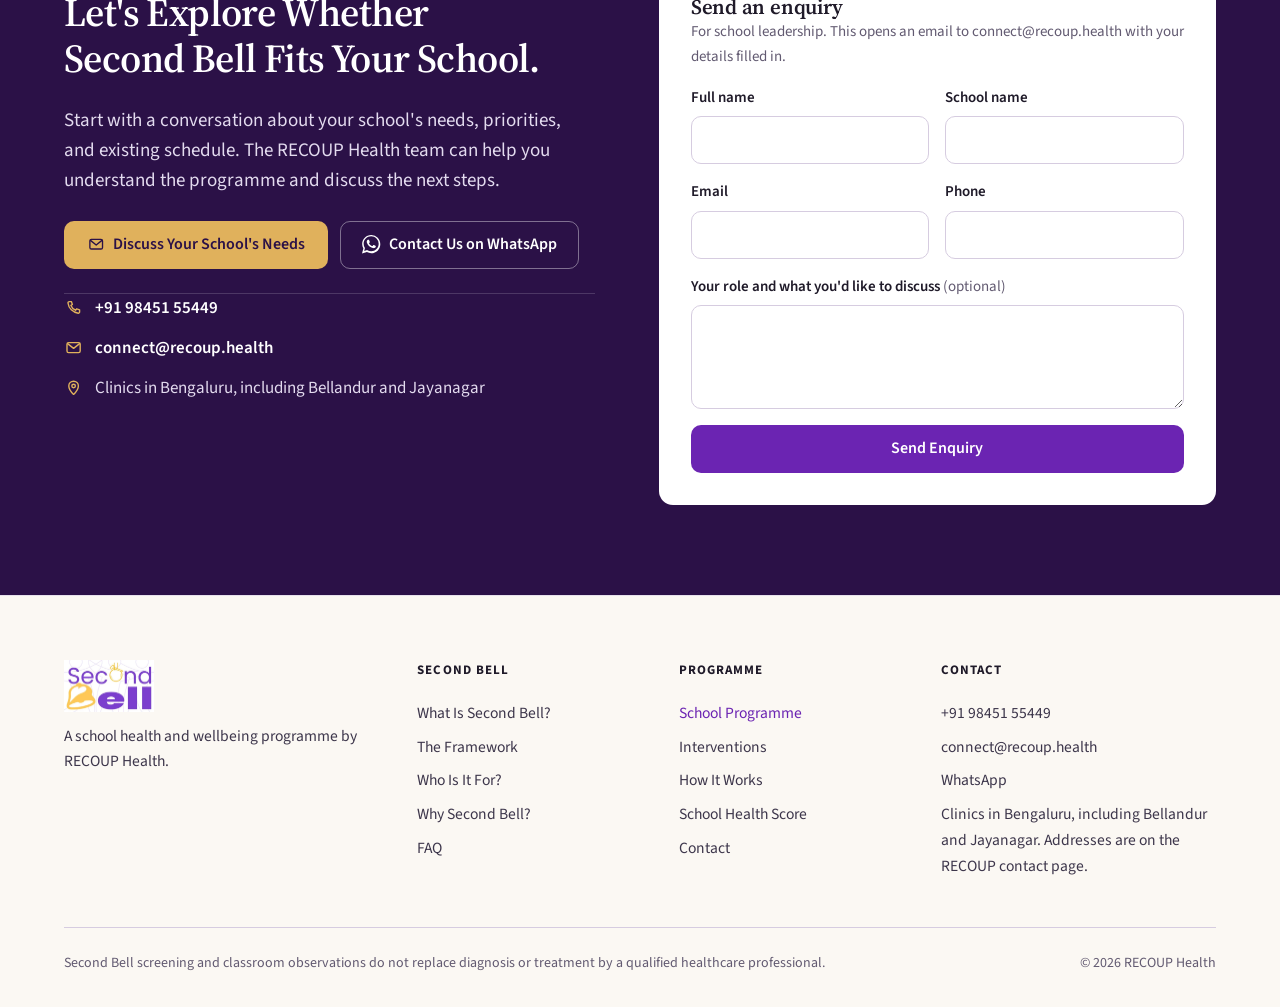
<file: program/index.html>
<!DOCTYPE html>
<html lang="en-GB">
<head>
  <meta charset="utf-8">
  <meta name="viewport" content="width=device-width, initial-scale=1">
  <title>The School Programme | Second Bell</title>
  <meta name="description" content="Second Bell on campus: preventive health screening, health education workshops, teacher training, and specialist support, planned around the school timetable.">
  <link rel="canonical" href="/second-bell/program/">
  <meta property="og:title" content="The School Programme | Second Bell">
  <meta property="og:description" content="Second Bell on campus: preventive health screening, health education workshops, teacher training, and specialist support, planned around the school timetable.">
  <meta property="og:type" content="website">
  <meta property="og:url" content="/second-bell/program/">
  <meta property="og:image" content="/second-bell/assets/illustrations/prog-workshop.webp">
  <meta property="og:image:alt" content="A teacher supporting a student in class">
  <meta name="twitter:card" content="summary_large_image">
  <meta name="twitter:title" content="The School Programme | Second Bell">
  <meta name="twitter:description" content="Second Bell on campus: preventive health screening, health education workshops, teacher training, and specialist support, planned around the school timetable.">
  <meta name="twitter:image" content="/second-bell/assets/illustrations/prog-workshop.webp">
  <meta name="theme-color" content="#fbf8f3">
  <link rel="icon" href="../assets/icons/favicon.svg" type="image/svg+xml">
  <link rel="preconnect" href="https://fonts.googleapis.com">
  <link rel="preconnect" href="https://fonts.gstatic.com" crossorigin>
  <link href="https://fonts.googleapis.com/css2?family=Source+Sans+3:wght@400;600;700&family=Source+Serif+4:opsz,wght@8..60,600&display=swap" rel="stylesheet">
  <link rel="stylesheet" href="../css/global.css">
  <script>document.documentElement.classList.add("js")</script>
</head>
<body>
  <a class="skip" href="#content">Skip to content</a>
  <header class="site-header">
    <div class="wrap header-bar">
      <a class="brand" href="../">
        <img src="../assets/logo/second-bell-logo-wide.webp" alt="Second Bell, home" width="360" height="209">
        <span class="brand-fallback" hidden>Second Bell</span>
      </a>
      <nav class="nav-primary" aria-label="Primary">
        <a href="../">Home</a>
        <a href="../what-is-second-bell/">What Is Second Bell?</a>
        <a href="../framework/">The Framework</a>
        <a href="../who-it-is-for/">Who Is It For?</a>
        <a href="../why-second-bell/">Why Second Bell?</a>
        <a href="../how-it-works/">How It Works</a>
        <a href="../rshs-score/">School Health Score</a>
        <a href="../contact/">Contact</a>
      </nav>
      <div class="header-tools">
        <a class="btn btn-primary btn-sm" href="../contact/">Discuss Your School's Needs</a>
        <button class="menu-btn" type="button" aria-expanded="false" aria-controls="menu"><svg viewBox="0 0 24 24" aria-hidden="true" focusable="false" fill="none" stroke="currentColor" stroke-width="1.75" stroke-linecap="round" stroke-linejoin="round"><path d="M4.5 7h15M4.5 12h15M4.5 17h15"/></svg>Menu</button>
      </div>
    </div>
  </header>
  <div class="menu" id="menu" hidden role="dialog" aria-modal="true" aria-label="Site menu">
    <div class="wrap menu-bar">
      <a class="brand" href="../"><img src="../assets/logo/second-bell-logo-wide.webp" alt="Second Bell, home" width="360" height="209"></a>
      <button class="menu-close" type="button"><svg viewBox="0 0 24 24" aria-hidden="true" focusable="false" fill="none" stroke="currentColor" stroke-width="1.75" stroke-linecap="round" stroke-linejoin="round"><path d="M6.5 6.5l11 11M17.5 6.5l-11 11"/></svg>Close</button>
    </div>
    <nav class="wrap" aria-label="Mobile">
      <a href="../">Home</a>
      <a href="../what-is-second-bell/">What Is Second Bell?</a>
      <a href="../framework/">The Framework</a>
      <a href="../who-it-is-for/">Who Is It For?</a>
      <a href="../why-second-bell/">Why Second Bell?</a>
      <a href="../program/" aria-current="page">School Programme</a>
      <a href="../interventions/">Interventions</a>
      <a href="../how-it-works/">How It Works</a>
      <a href="../rshs-score/">School Health Score</a>
      <a href="../faq/">FAQ</a>
      <a href="../contact/">Contact</a>
      <a class="btn btn-primary" href="../contact/">Discuss Your School's Needs</a>
    </nav>
  </div>

  <main id="content">
    <header class="page-hero">
      <div class="wrap page-hero-grid">
        <div>
          <ol class="breadcrumb" aria-label="Breadcrumb"><li><a href="../">Home</a></li><li aria-current="page">School Programme</li></ol>
          <p class="eyebrow">The school programme</p>
          <h1>What Second Bell includes</h1>
          <p class="lede">Second Bell brings preventive health work onto campus. Screening, education, teacher training, and specialist support fit into the week your school already runs.</p>
          <ul class="chips">
            <li>No disruption to academics</li>
            <li>Minimal administrative burden</li>
            <li>School leadership stays in control</li>
          </ul>
        </div>
        <div class="page-hero-media"><img src="../assets/illustrations/prog-workshop.webp" alt="Illustration of a presenter leading a health workshop for students and a parent" width="800" height="600" fetchpriority="high"></div>
      </div>
    </header>

    <section class="section" aria-label="Programme components">
      <div class="wrap features">
        <article class="feature" id="screening">
          <div class="feature-media"><img src="../assets/illustrations/prog-screening.webp" alt="Illustration of a health professional pointing to an eye chart during a friendly screening" width="800" height="600" loading="lazy" decoding="async"></div>
          <div class="feature-body">
            <span class="card-num">01</span>
            <h2>Preventive health screening</h2>
            <p>Non-invasive checks carried out on campus, so small issues can be noticed before they affect learning.</p>
            <ul class="check-list"><li>EPHR mapping</li><li>Postural and biomechanical checks</li><li>Vision and basic hearing checks</li></ul>
          </div>
        </article>
        <article class="feature" id="workshops">
          <div class="feature-media"><img src="../assets/illustrations/prog-workshop.webp" alt="Illustration of a presenter leading a health workshop for students and a parent" width="800" height="600" loading="lazy" decoding="async"></div>
          <div class="feature-body">
            <span class="card-num">02</span>
            <h2>Health education workshops</h2>
            <p>Practical sessions for students, teachers, and parents, so healthy habits continue beyond the school gate.</p>
            <ul class="check-list"><li>Ergonomics and posture</li><li>Nutrition for brain development</li><li>Navigating puberty</li></ul>
          </div>
        </article>
        <article class="feature" id="teachers">
          <div class="feature-media"><img src="../assets/illustrations/prog-training.webp" alt="Illustration of two teachers reviewing a tablet together during training" width="800" height="600" loading="lazy" decoding="async"></div>
          <div class="feature-body">
            <span class="card-num">03</span>
            <h2>Teacher training</h2>
            <p>Helps teachers recognise possible concerns, such as telling a distracted student from a tired one, without expecting them to diagnose.</p>
            <ul class="check-list"><li>Learning differences</li><li>Speech and motor delays</li><li>Behavioural health first aid</li></ul>
          </div>
        </article>
        <article class="feature" id="specialists">
          <div class="feature-media"><img src="../assets/illustrations/prog-specialist.webp" alt="Illustration of a specialist meeting a student and parent across a table" width="800" height="600" loading="lazy" decoding="async"></div>
          <div class="feature-body">
            <span class="card-num">04</span>
            <h2>Specialist support when appropriate</h2>
            <p>A clear route to further assessment when screening shows that a student may need more help.</p>
            <ul class="check-list"><li>Paediatric specialists</li><li>Child psychologists</li><li>Speech and occupational therapists</li></ul>
          </div>
        </article>
      </div>
    </section>

    <section class="section section--warm" aria-labelledby="who-title">
      <div class="wrap grid grid-2">
        <div class="card">
          <h2 id="who-title" style="font-size:1.6rem">Who takes part</h2>
          <ul class="check-list">
            <li>School leadership decides how the programme fits the school.</li>
            <li>Teachers learn to understand what they already notice in class.</li>
            <li>Students, teachers, and parents take part in the workshops.</li>
            <li>Specialists are involved when screening shows a need.</li>
          </ul>
        </div>
        <div class="card">
          <h2 style="font-size:1.6rem">What the school receives</h2>
          <p>After baseline screening, leadership receives the first RECOUP School Health Score, with campus insights, a domain-by-domain analysis, early identification of possible risks, and practical recommendations.</p>
          <div class="actions" style="margin-top:auto">
            <a class="text-link" href="../rshs-score/">About the score</a>
            <a class="text-link" href="../how-it-works/">How it works</a>
          </div>
        </div>
      </div>
    </section>

    <section class="section contact" id="contact" aria-labelledby="contact-title">
      <span id="talk"></span>
      <div class="wrap contact-grid">
        <div class="contact-copy">
          <div>
            <p class="eyebrow">Contact</p>
            <h2 id="contact-title">Let's Explore Whether Second Bell Fits Your School.</h2>
          </div>
          <p class="lede">Start with a conversation about your school's needs, priorities, and existing schedule. The RECOUP Health team can help you understand the programme and discuss the next steps.</p>
          <div class="actions">
            <a class="btn btn-primary" href="mailto:connect@recoup.health?subject=Discussing%20Second%20Bell%20for%20our%20school"><svg viewBox="0 0 24 24" aria-hidden="true" focusable="false" fill="none" stroke="currentColor" stroke-width="1.75" stroke-linecap="round" stroke-linejoin="round"><rect x="3.75" y="5.75" width="16.5" height="12.5" rx="2"/><path d="M4.5 7l7.5 6 7.5-6"/></svg>Discuss Your School's Needs</a>
            <a class="btn btn-secondary" href="https://wa.me/919845155449?text=Hello%2C%20I%20lead%20a%20school%20and%20would%20like%20to%20discuss%20enrolling%20in%20Second%20Bell." target="_blank" rel="noopener noreferrer"><svg viewBox="0 0 24 24" aria-hidden="true" focusable="false"><path fill="currentColor" d="M20.52 3.48A11.8 11.8 0 0 0 12.04 0C5.5 0 .2 5.3.2 11.84c0 2.09.55 4.13 1.59 5.93L0 24l6.4-1.67a11.8 11.8 0 0 0 5.64 1.43h.01c6.54 0 11.84-5.3 11.84-11.84 0-3.16-1.23-6.13-3.37-8.44zM12.05 21.3h-.01a9.8 9.8 0 0 1-5-1.37l-.36-.21-3.8 1 .99-3.7-.23-.38a9.78 9.78 0 0 1-1.5-5.2c0-5.4 4.4-9.8 9.82-9.8 2.62 0 5.08 1.02 6.93 2.88a9.74 9.74 0 0 1 2.87 6.93c0 5.41-4.4 9.81-9.81 9.81zm5.38-7.34c-.29-.15-1.74-.86-2.01-.96-.27-.1-.47-.15-.66.15-.2.29-.76.95-.93 1.15-.17.2-.34.22-.63.07-.29-.14-1.22-.45-2.32-1.43-.86-.76-1.44-1.7-1.61-1.99-.17-.29-.02-.45.13-.59.13-.13.29-.34.44-.51.15-.17.2-.29.29-.49.1-.2.05-.37-.02-.51-.08-.15-.66-1.6-.91-2.19-.24-.57-.48-.5-.66-.5h-.56c-.2 0-.51.07-.78.37-.27.29-1.02 1-1.02 2.43 0 1.43 1.04 2.81 1.19 3 .15.2 2.05 3.13 4.97 4.39.69.3 1.24.48 1.66.61.7.22 1.33.19 1.83.12.56-.08 1.74-.71 1.98-1.4.25-.68.25-1.27.17-1.4-.07-.12-.27-.2-.56-.34z"/></svg>Contact Us on WhatsApp</a>
          </div>
          <ul class="contact-list">
            <li><svg viewBox="0 0 24 24" aria-hidden="true" focusable="false" fill="none" stroke="currentColor" stroke-width="1.75" stroke-linecap="round" stroke-linejoin="round"><path d="M6.6 4.5h2.6l1.3 3.6-1.8 1.2a10 10 0 0 0 6 6l1.2-1.8 3.6 1.3v2.6a1.6 1.6 0 0 1-1.7 1.6A14.5 14.5 0 0 1 5 6.2a1.6 1.6 0 0 1 1.6-1.7z"/></svg><a href="tel:+919845155449">+91 98451 55449</a></li>
            <li><svg viewBox="0 0 24 24" aria-hidden="true" focusable="false" fill="none" stroke="currentColor" stroke-width="1.75" stroke-linecap="round" stroke-linejoin="round"><rect x="3.75" y="5.75" width="16.5" height="12.5" rx="2"/><path d="M4.5 7l7.5 6 7.5-6"/></svg><a href="mailto:connect@recoup.health">connect@recoup.health</a></li>
            <li><svg viewBox="0 0 24 24" aria-hidden="true" focusable="false" fill="none" stroke="currentColor" stroke-width="1.75" stroke-linecap="round" stroke-linejoin="round"><path d="M12 20.5s-6-5.6-6-10.5a6 6 0 0 1 12 0c0 4.9-6 10.5-6 10.5z"/><circle cx="12" cy="10" r="2.2"/></svg><span>Clinics in Bengaluru, including Bellandur and Jayanagar</span></li>
          </ul>
        </div>
        <form class="form" data-form novalidate aria-labelledby="form-title">
          <div>
            <h3 id="form-title">Send an enquiry</h3>
            <p class="form-note">For school leadership. This opens an email to connect@recoup.health with your details filled in.</p>
          </div>
          <div class="form-split">
            <label class="field"><span>Full name</span><input name="name" autocomplete="name" required aria-describedby="err-name"><small class="err" id="err-name"></small></label>
            <label class="field"><span>School name</span><input name="school" autocomplete="organization" required aria-describedby="err-school"><small class="err" id="err-school"></small></label>
          </div>
          <div class="form-split">
            <label class="field"><span>Email</span><input name="email" type="email" autocomplete="email" required aria-describedby="err-email"><small class="err" id="err-email"></small></label>
            <label class="field"><span>Phone</span><input name="phone" type="tel" autocomplete="tel" inputmode="tel" required aria-describedby="err-phone"><small class="err" id="err-phone"></small></label>
          </div>
          <label class="field"><span>Your role and what you'd like to discuss <em>(optional)</em></span><textarea name="message" rows="3"></textarea></label>
          <button class="btn btn-primary" type="submit">Send Enquiry</button>
          <p class="form-status" data-status role="status"></p>
        </form>
      </div>
    </section>
  </main>

  <footer class="site-footer">
    <div class="wrap">
      <div class="footer-grid">
        <div class="footer-brand">
          <a class="brand" href="../"><img src="../assets/logo/second-bell-logo-wide.webp" alt="Second Bell, home" width="360" height="209" loading="lazy"></a>
          <p>A school health and wellbeing programme by RECOUP Health.</p>
        </div>
        <nav class="footer-col" aria-label="About Second Bell">
          <p class="footer-label">Second Bell</p>
          <a href="../what-is-second-bell/">What Is Second Bell?</a>
          <a href="../framework/">The Framework</a>
          <a href="../who-it-is-for/">Who Is It For?</a>
          <a href="../why-second-bell/">Why Second Bell?</a>
          <a href="../faq/">FAQ</a>
        </nav>
        <nav class="footer-col" aria-label="Programme">
          <p class="footer-label">Programme</p>
          <a href="../program/" aria-current="page">School Programme</a>
          <a href="../interventions/">Interventions</a>
          <a href="../how-it-works/">How It Works</a>
          <a href="../rshs-score/">School Health Score</a>
          <a href="../contact/">Contact</a>
        </nav>
        <div class="footer-col">
          <p class="footer-label">Contact</p>
          <a href="tel:+919845155449">+91 98451 55449</a>
          <a href="mailto:connect@recoup.health">connect@recoup.health</a>
          <a href="https://wa.me/919845155449?text=Hello%2C%20I%20lead%20a%20school%20and%20would%20like%20to%20discuss%20enrolling%20in%20Second%20Bell." target="_blank" rel="noopener noreferrer">WhatsApp</a>
          <p>Clinics in Bengaluru, including Bellandur and Jayanagar. Addresses are on the <a href="https://www.recoup.health/contact">RECOUP contact page</a>.</p>
        </div>
      </div>
      <div class="footer-base">
        <p>Second Bell screening and classroom observations do not replace diagnosis or treatment by a qualified healthcare professional.</p>
        <p>© <span data-year>2026</span> RECOUP Health</p>
      </div>
    </div>
  </footer>
  <a class="whatsapp" href="https://wa.me/919845155449?text=Hello%2C%20I%20lead%20a%20school%20and%20would%20like%20to%20discuss%20enrolling%20in%20Second%20Bell." target="_blank" rel="noopener noreferrer" aria-label="Contact RECOUP Health on WhatsApp"><svg viewBox="0 0 24 24" aria-hidden="true" focusable="false"><path fill="currentColor" d="M20.52 3.48A11.8 11.8 0 0 0 12.04 0C5.5 0 .2 5.3.2 11.84c0 2.09.55 4.13 1.59 5.93L0 24l6.4-1.67a11.8 11.8 0 0 0 5.64 1.43h.01c6.54 0 11.84-5.3 11.84-11.84 0-3.16-1.23-6.13-3.37-8.44zM12.05 21.3h-.01a9.8 9.8 0 0 1-5-1.37l-.36-.21-3.8 1 .99-3.7-.23-.38a9.78 9.78 0 0 1-1.5-5.2c0-5.4 4.4-9.8 9.82-9.8 2.62 0 5.08 1.02 6.93 2.88a9.74 9.74 0 0 1 2.87 6.93c0 5.41-4.4 9.81-9.81 9.81zm5.38-7.34c-.29-.15-1.74-.86-2.01-.96-.27-.1-.47-.15-.66.15-.2.29-.76.95-.93 1.15-.17.2-.34.22-.63.07-.29-.14-1.22-.45-2.32-1.43-.86-.76-1.44-1.7-1.61-1.99-.17-.29-.02-.45.13-.59.13-.13.29-.34.44-.51.15-.17.2-.29.29-.49.1-.2.05-.37-.02-.51-.08-.15-.66-1.6-.91-2.19-.24-.57-.48-.5-.66-.5h-.56c-.2 0-.51.07-.78.37-.27.29-1.02 1-1.02 2.43 0 1.43 1.04 2.81 1.19 3 .15.2 2.05 3.13 4.97 4.39.69.3 1.24.48 1.66.61.7.22 1.33.19 1.83.12.56-.08 1.74-.71 1.98-1.4.25-.68.25-1.27.17-1.4-.07-.12-.27-.2-.56-.34z"/></svg></a>
  <script src="../js/main.js" defer></script>
</body>
</html>
</file>
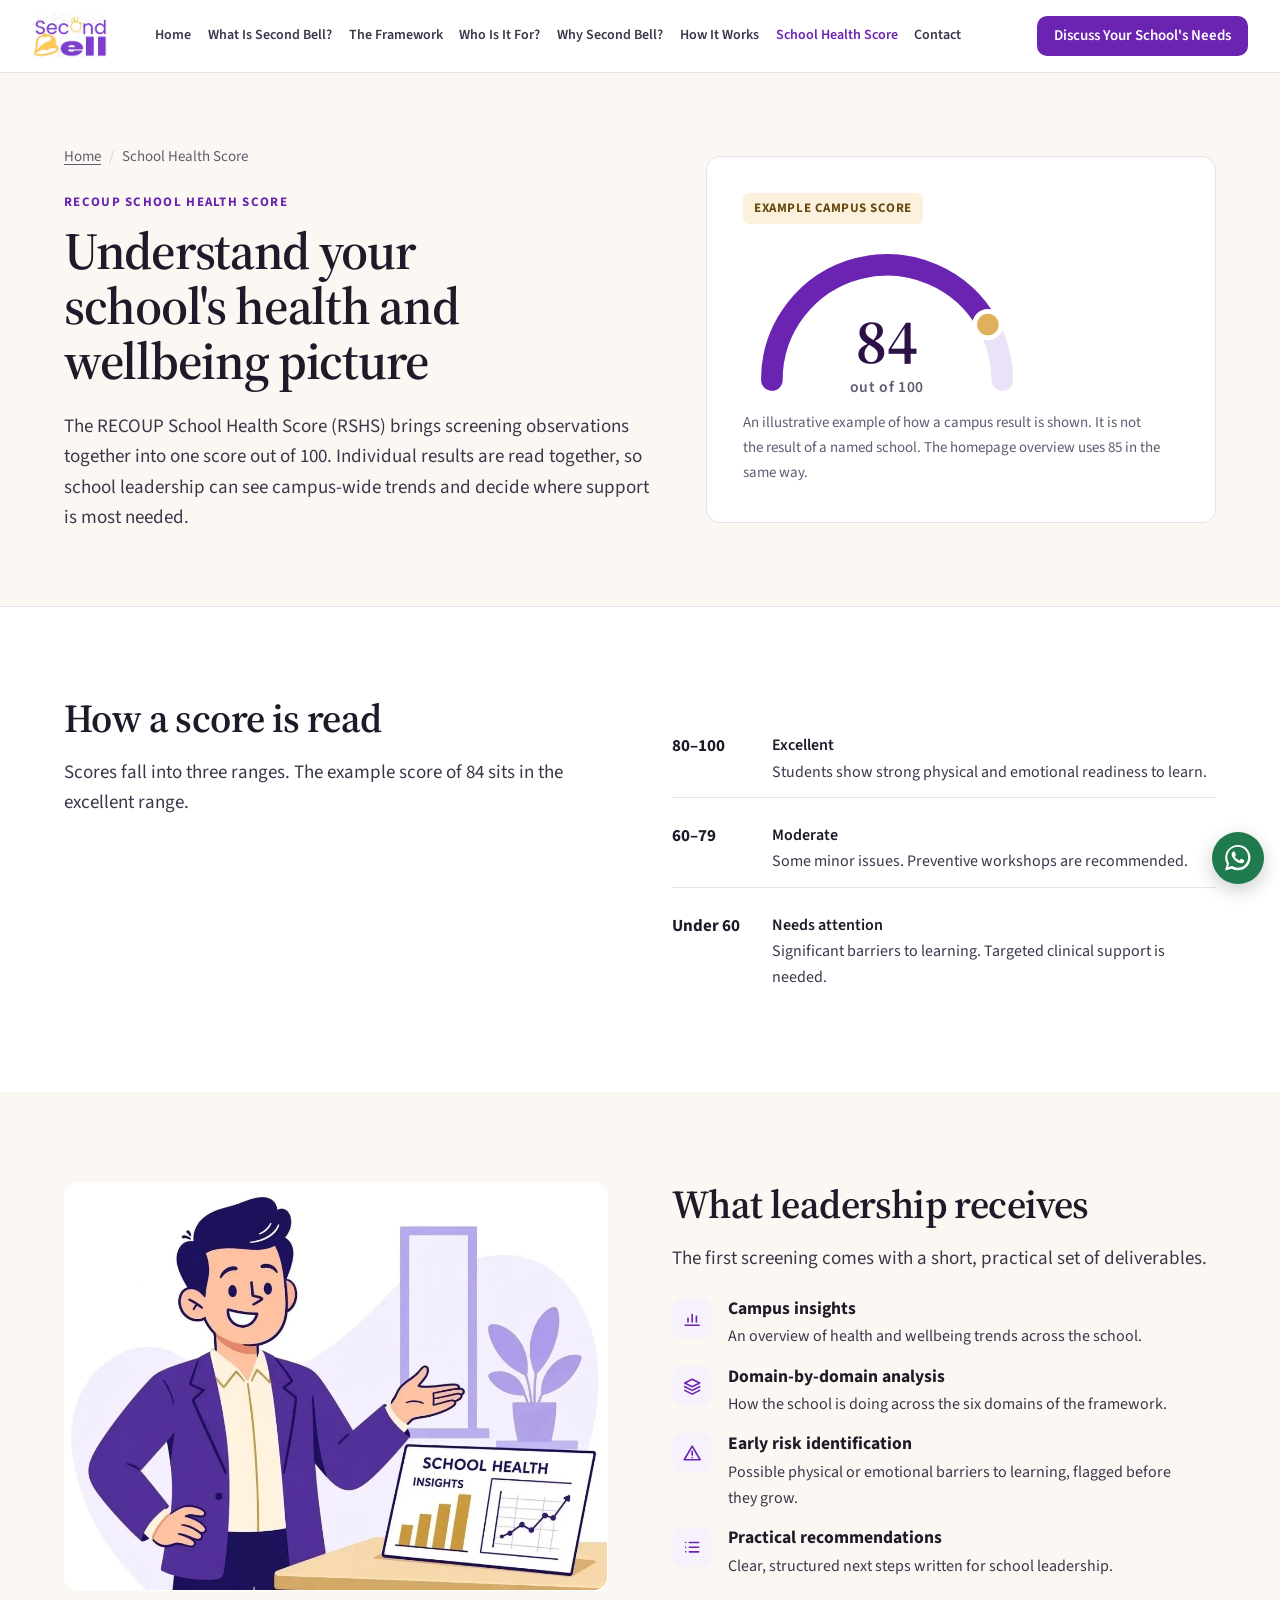
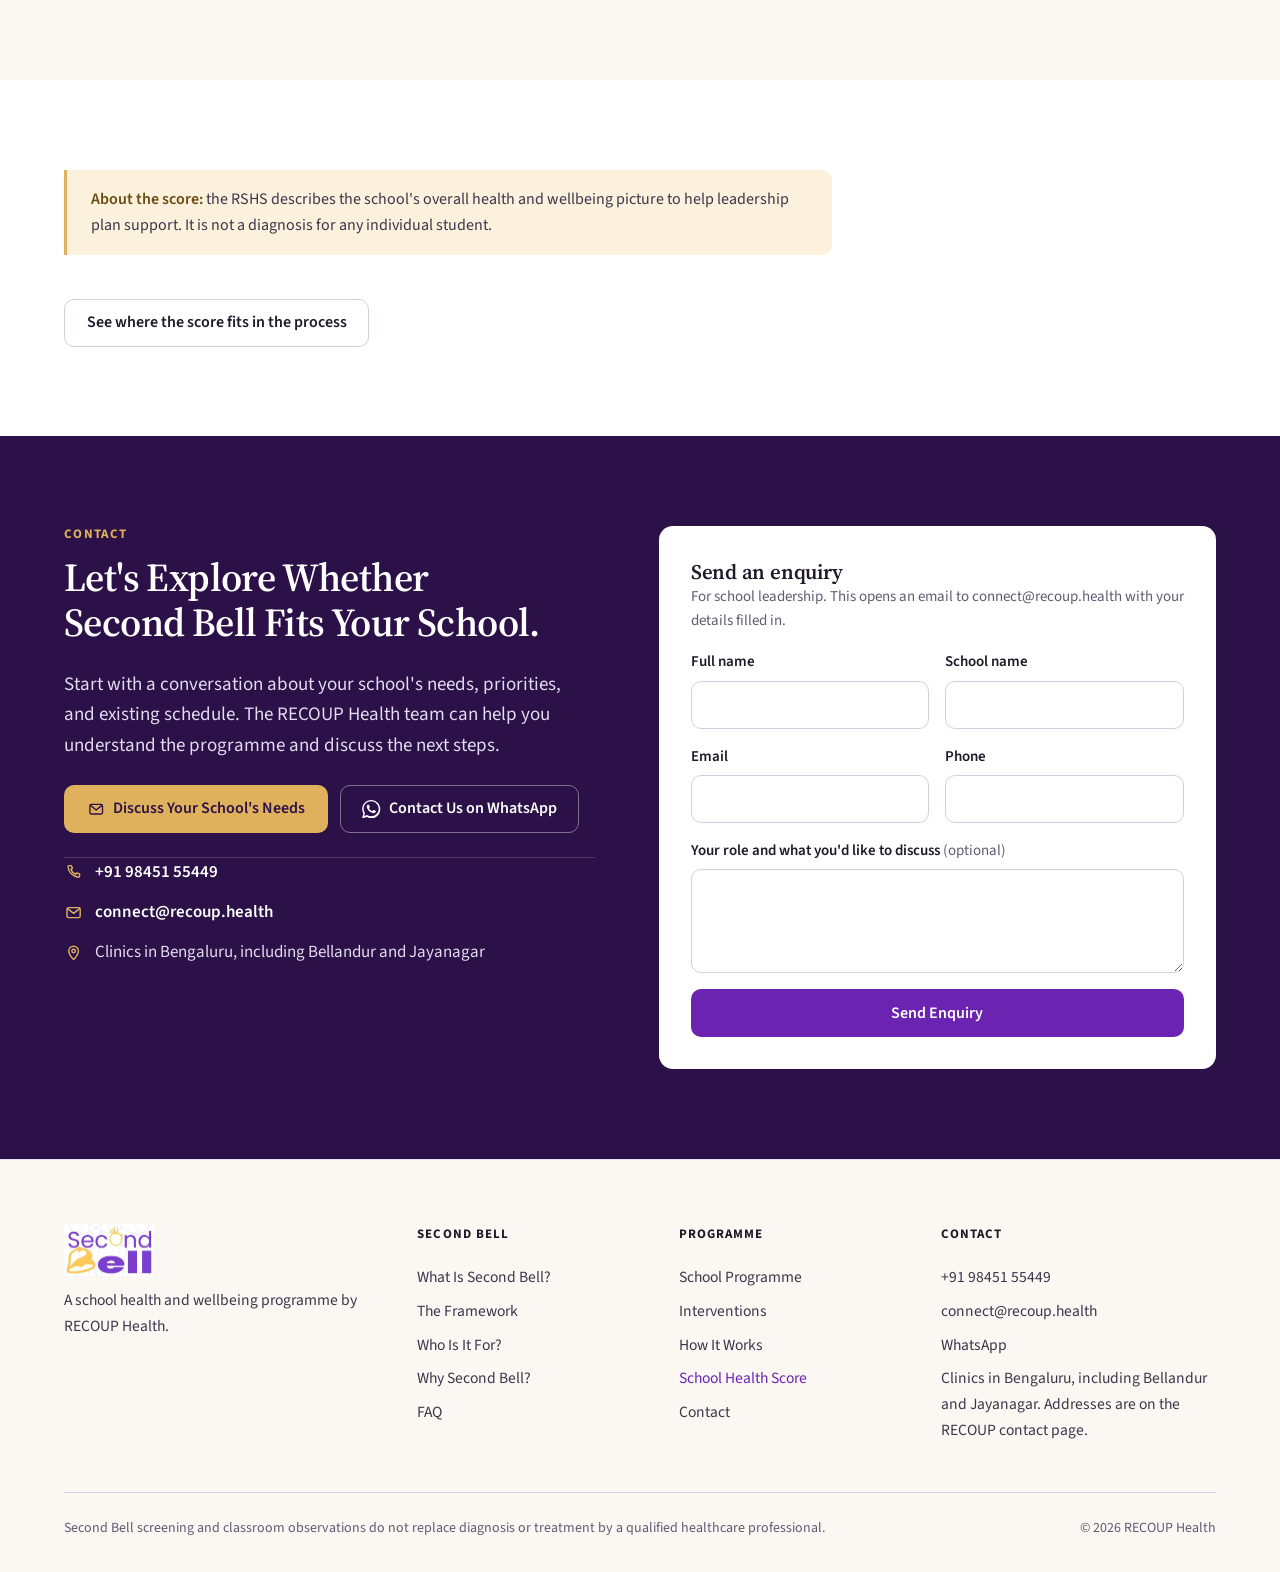
<file: rshs-score/index.html>
<!DOCTYPE html>
<html lang="en-GB">
<head>
  <meta charset="utf-8">
  <meta name="viewport" content="width=device-width, initial-scale=1">
  <title>RECOUP School Health Score | Second Bell</title>
  <meta name="description" content="The RECOUP School Health Score brings screening observations into one score out of 100. Excellent is 80 to 100, moderate is 60 to 79, and under 60 needs attention. Example scores shown are illustrative.">
  <link rel="canonical" href="/second-bell/rshs-score/">
  <meta property="og:title" content="RECOUP School Health Score | Second Bell">
  <meta property="og:description" content="The RECOUP School Health Score brings screening observations into one score out of 100. Excellent is 80 to 100, moderate is 60 to 79, and under 60 needs attention. Example scores shown are illustrative.">
  <meta property="og:type" content="website">
  <meta property="og:url" content="/second-bell/rshs-score/">
  <meta property="og:image" content="/second-bell/assets/illustrations/consult.webp">
  <meta property="og:image:alt" content="An adult and a student reviewing papers together">
  <meta name="twitter:card" content="summary_large_image">
  <meta name="twitter:title" content="RECOUP School Health Score | Second Bell">
  <meta name="twitter:description" content="The RECOUP School Health Score brings screening observations into one score out of 100. Excellent is 80 to 100, moderate is 60 to 79, and under 60 needs attention. Example scores shown are illustrative.">
  <meta name="twitter:image" content="/second-bell/assets/illustrations/consult.webp">
  <meta name="theme-color" content="#fbf8f3">
  <link rel="icon" href="../assets/icons/favicon.svg" type="image/svg+xml">
  <link rel="preconnect" href="https://fonts.googleapis.com">
  <link rel="preconnect" href="https://fonts.gstatic.com" crossorigin>
  <link href="https://fonts.googleapis.com/css2?family=Source+Sans+3:wght@400;600;700&family=Source+Serif+4:opsz,wght@8..60,600&display=swap" rel="stylesheet">
  <link rel="stylesheet" href="../css/global.css">
  <script>document.documentElement.classList.add("js")</script>
</head>
<body>
  <a class="skip" href="#content">Skip to content</a>
  <header class="site-header">
    <div class="wrap header-bar">
      <a class="brand" href="../">
        <img src="../assets/logo/second-bell-logo-wide.webp" alt="Second Bell, home" width="360" height="209">
        <span class="brand-fallback" hidden>Second Bell</span>
      </a>
      <nav class="nav-primary" aria-label="Primary">
        <a href="../">Home</a>
        <a href="../what-is-second-bell/">What Is Second Bell?</a>
        <a href="../framework/">The Framework</a>
        <a href="../who-it-is-for/">Who Is It For?</a>
        <a href="../why-second-bell/">Why Second Bell?</a>
        <a href="../how-it-works/">How It Works</a>
        <a href="../rshs-score/" aria-current="page">School Health Score</a>
        <a href="../contact/">Contact</a>
      </nav>
      <div class="header-tools">
        <a class="btn btn-primary btn-sm" href="../contact/">Discuss Your School's Needs</a>
        <button class="menu-btn" type="button" aria-expanded="false" aria-controls="menu"><svg viewBox="0 0 24 24" aria-hidden="true" focusable="false" fill="none" stroke="currentColor" stroke-width="1.75" stroke-linecap="round" stroke-linejoin="round"><path d="M4.5 7h15M4.5 12h15M4.5 17h15"/></svg>Menu</button>
      </div>
    </div>
  </header>
  <div class="menu" id="menu" hidden role="dialog" aria-modal="true" aria-label="Site menu">
    <div class="wrap menu-bar">
      <a class="brand" href="../"><img src="../assets/logo/second-bell-logo-wide.webp" alt="Second Bell, home" width="360" height="209"></a>
      <button class="menu-close" type="button"><svg viewBox="0 0 24 24" aria-hidden="true" focusable="false" fill="none" stroke="currentColor" stroke-width="1.75" stroke-linecap="round" stroke-linejoin="round"><path d="M6.5 6.5l11 11M17.5 6.5l-11 11"/></svg>Close</button>
    </div>
    <nav class="wrap" aria-label="Mobile">
      <a href="../">Home</a>
      <a href="../what-is-second-bell/">What Is Second Bell?</a>
      <a href="../framework/">The Framework</a>
      <a href="../who-it-is-for/">Who Is It For?</a>
      <a href="../why-second-bell/">Why Second Bell?</a>
      <a href="../program/">School Programme</a>
      <a href="../interventions/">Interventions</a>
      <a href="../how-it-works/">How It Works</a>
      <a href="../rshs-score/" aria-current="page">School Health Score</a>
      <a href="../faq/">FAQ</a>
      <a href="../contact/">Contact</a>
      <a class="btn btn-primary" href="../contact/">Discuss Your School's Needs</a>
    </nav>
  </div>

  <main id="content">
    <header class="page-hero">
      <div class="wrap page-hero-grid">
        <div>
          <ol class="breadcrumb" aria-label="Breadcrumb"><li><a href="../">Home</a></li><li aria-current="page">School Health Score</li></ol>
          <p class="eyebrow">RECOUP School Health Score</p>
          <h1>Understand your school's health and wellbeing picture</h1>
          <p class="lede">The RECOUP School Health Score (RSHS) brings screening observations together into one score out of 100. Individual results are read together, so school leadership can see campus-wide trends and decide where support is most needed.</p>
        </div>
        <div class="score-panel" role="group" aria-label="Example score">
          <span class="score-tag">Example campus score</span>
          <svg class="gauge" viewBox="0 0 240 136" aria-hidden="true" focusable="false"><path d="M 24 120 A 96 96 0 0 1 216 120" fill="none" stroke="#ece2f7" stroke-width="18" stroke-linecap="round"/><path class="gauge-fill" d="M 24 120 A 96 96 0 0 1 204.1 73.8" fill="none" stroke="#6b24b2" stroke-width="18" stroke-linecap="round"/><circle cx="204.1" cy="73.8" r="11" fill="#e0b15c" stroke="#fff" stroke-width="4"/><text x="120" y="106" text-anchor="middle" class="gauge-num">84</text><text x="120" y="130" text-anchor="middle" class="gauge-of">out of 100</text></svg>
          <p class="visually-hidden">Example score: 84 out of 100.</p>
          <p class="small">An illustrative example of how a campus result is shown. It is not the result of a named school. The homepage overview uses 85 in the same way.</p>
        </div>
      </div>
    </header>

    <section class="section" aria-labelledby="bands-title">
      <div class="wrap score-grid">
        <div class="section-head">
          <h2 id="bands-title">How a score is read</h2>
          <p class="lede">Scores fall into three ranges. The example score of 84 sits in the excellent range.</p>
        </div>
        <dl class="bands">
            <div class="band"><dt>80–100</dt><dd><strong>Excellent</strong>Students show strong physical and emotional readiness to learn.</dd></div>
            <div class="band"><dt>60–79</dt><dd><strong>Moderate</strong>Some minor issues. Preventive workshops are recommended.</dd></div>
            <div class="band"><dt>Under 60</dt><dd><strong>Needs attention</strong>Significant barriers to learning. Targeted clinical support is needed.</dd></div>
        </dl>
      </div>
    </section>

    <section class="section section--warm" aria-labelledby="deliver-title">
      <div class="wrap score-grid">
        <div class="feature-media"><img src="../assets/illustrations/leadership.webp" alt="Illustration of school leaders reviewing a bar chart of their school health overview" width="800" height="600" loading="lazy" decoding="async"></div>
        <div>
          <h2 id="deliver-title">What leadership receives</h2>
          <p class="lede" style="margin-top:1rem">The first screening comes with a short, practical set of deliverables.</p>
          <ul class="deliver-list">
            <li><span class="card-icon"><svg viewBox="0 0 24 24" aria-hidden="true" focusable="false" fill="none" stroke="currentColor" stroke-width="1.75" stroke-linecap="round" stroke-linejoin="round"><path d="M4.5 19.5h15"/><path d="M7.5 16v-4M12 16V8M16.5 16v-6"/></svg></span><div><h3>Campus insights</h3><p>An overview of health and wellbeing trends across the school.</p></div></li>
            <li><span class="card-icon"><svg viewBox="0 0 24 24" aria-hidden="true" focusable="false" fill="none" stroke="currentColor" stroke-width="1.75" stroke-linecap="round" stroke-linejoin="round"><path d="M12 4.5l8 4-8 4-8-4 8-4z"/><path d="M4 12.5l8 4 8-4"/><path d="M4 16.5l8 4 8-4"/></svg></span><div><h3>Domain-by-domain analysis</h3><p>How the school is doing across the six domains of the framework.</p></div></li>
            <li><span class="card-icon"><svg viewBox="0 0 24 24" aria-hidden="true" focusable="false" fill="none" stroke="currentColor" stroke-width="1.75" stroke-linecap="round" stroke-linejoin="round"><path d="M12 4.5l8.5 14.5h-17L12 4.5z"/><path d="M12 10v4M12 16.6v.1"/></svg></span><div><h3>Early risk identification</h3><p>Possible physical or emotional barriers to learning, flagged before they grow.</p></div></li>
            <li><span class="card-icon"><svg viewBox="0 0 24 24" aria-hidden="true" focusable="false" fill="none" stroke="currentColor" stroke-width="1.75" stroke-linecap="round" stroke-linejoin="round"><path d="M9 7h10M9 12h10M9 17h10"/><path d="M5 7h.01M5 12h.01M5 17h.01"/></svg></span><div><h3>Practical recommendations</h3><p>Clear, structured next steps written for school leadership.</p></div></li>
          </ul>
        </div>
      </div>
    </section>

    <section class="section" aria-label="About the score">
      <div class="wrap">
        <p class="note"><span><strong>About the score:</strong> the RSHS describes the school's overall health and wellbeing picture to help leadership plan support. It is not a diagnosis for any individual student.</span></p>
        <div class="section-foot">
          <a class="btn btn-secondary" href="../how-it-works/">See where the score fits in the process</a>
        </div>
      </div>
    </section>

    <section class="section contact" id="contact" aria-labelledby="contact-title">
      <span id="talk"></span>
      <div class="wrap contact-grid">
        <div class="contact-copy">
          <div>
            <p class="eyebrow">Contact</p>
            <h2 id="contact-title">Let's Explore Whether Second Bell Fits Your School.</h2>
          </div>
          <p class="lede">Start with a conversation about your school's needs, priorities, and existing schedule. The RECOUP Health team can help you understand the programme and discuss the next steps.</p>
          <div class="actions">
            <a class="btn btn-primary" href="mailto:connect@recoup.health?subject=Discussing%20Second%20Bell%20for%20our%20school"><svg viewBox="0 0 24 24" aria-hidden="true" focusable="false" fill="none" stroke="currentColor" stroke-width="1.75" stroke-linecap="round" stroke-linejoin="round"><rect x="3.75" y="5.75" width="16.5" height="12.5" rx="2"/><path d="M4.5 7l7.5 6 7.5-6"/></svg>Discuss Your School's Needs</a>
            <a class="btn btn-secondary" href="https://wa.me/919845155449?text=Hello%2C%20I%20lead%20a%20school%20and%20would%20like%20to%20discuss%20enrolling%20in%20Second%20Bell." target="_blank" rel="noopener noreferrer"><svg viewBox="0 0 24 24" aria-hidden="true" focusable="false"><path fill="currentColor" d="M20.52 3.48A11.8 11.8 0 0 0 12.04 0C5.5 0 .2 5.3.2 11.84c0 2.09.55 4.13 1.59 5.93L0 24l6.4-1.67a11.8 11.8 0 0 0 5.64 1.43h.01c6.54 0 11.84-5.3 11.84-11.84 0-3.16-1.23-6.13-3.37-8.44zM12.05 21.3h-.01a9.8 9.8 0 0 1-5-1.37l-.36-.21-3.8 1 .99-3.7-.23-.38a9.78 9.78 0 0 1-1.5-5.2c0-5.4 4.4-9.8 9.82-9.8 2.62 0 5.08 1.02 6.93 2.88a9.74 9.74 0 0 1 2.87 6.93c0 5.41-4.4 9.81-9.81 9.81zm5.38-7.34c-.29-.15-1.74-.86-2.01-.96-.27-.1-.47-.15-.66.15-.2.29-.76.95-.93 1.15-.17.2-.34.22-.63.07-.29-.14-1.22-.45-2.32-1.43-.86-.76-1.44-1.7-1.61-1.99-.17-.29-.02-.45.13-.59.13-.13.29-.34.44-.51.15-.17.2-.29.29-.49.1-.2.05-.37-.02-.51-.08-.15-.66-1.6-.91-2.19-.24-.57-.48-.5-.66-.5h-.56c-.2 0-.51.07-.78.37-.27.29-1.02 1-1.02 2.43 0 1.43 1.04 2.81 1.19 3 .15.2 2.05 3.13 4.97 4.39.69.3 1.24.48 1.66.61.7.22 1.33.19 1.83.12.56-.08 1.74-.71 1.98-1.4.25-.68.25-1.27.17-1.4-.07-.12-.27-.2-.56-.34z"/></svg>Contact Us on WhatsApp</a>
          </div>
          <ul class="contact-list">
            <li><svg viewBox="0 0 24 24" aria-hidden="true" focusable="false" fill="none" stroke="currentColor" stroke-width="1.75" stroke-linecap="round" stroke-linejoin="round"><path d="M6.6 4.5h2.6l1.3 3.6-1.8 1.2a10 10 0 0 0 6 6l1.2-1.8 3.6 1.3v2.6a1.6 1.6 0 0 1-1.7 1.6A14.5 14.5 0 0 1 5 6.2a1.6 1.6 0 0 1 1.6-1.7z"/></svg><a href="tel:+919845155449">+91 98451 55449</a></li>
            <li><svg viewBox="0 0 24 24" aria-hidden="true" focusable="false" fill="none" stroke="currentColor" stroke-width="1.75" stroke-linecap="round" stroke-linejoin="round"><rect x="3.75" y="5.75" width="16.5" height="12.5" rx="2"/><path d="M4.5 7l7.5 6 7.5-6"/></svg><a href="mailto:connect@recoup.health">connect@recoup.health</a></li>
            <li><svg viewBox="0 0 24 24" aria-hidden="true" focusable="false" fill="none" stroke="currentColor" stroke-width="1.75" stroke-linecap="round" stroke-linejoin="round"><path d="M12 20.5s-6-5.6-6-10.5a6 6 0 0 1 12 0c0 4.9-6 10.5-6 10.5z"/><circle cx="12" cy="10" r="2.2"/></svg><span>Clinics in Bengaluru, including Bellandur and Jayanagar</span></li>
          </ul>
        </div>
        <form class="form" data-form novalidate aria-labelledby="form-title">
          <div>
            <h3 id="form-title">Send an enquiry</h3>
            <p class="form-note">For school leadership. This opens an email to connect@recoup.health with your details filled in.</p>
          </div>
          <div class="form-split">
            <label class="field"><span>Full name</span><input name="name" autocomplete="name" required aria-describedby="err-name"><small class="err" id="err-name"></small></label>
            <label class="field"><span>School name</span><input name="school" autocomplete="organization" required aria-describedby="err-school"><small class="err" id="err-school"></small></label>
          </div>
          <div class="form-split">
            <label class="field"><span>Email</span><input name="email" type="email" autocomplete="email" required aria-describedby="err-email"><small class="err" id="err-email"></small></label>
            <label class="field"><span>Phone</span><input name="phone" type="tel" autocomplete="tel" inputmode="tel" required aria-describedby="err-phone"><small class="err" id="err-phone"></small></label>
          </div>
          <label class="field"><span>Your role and what you'd like to discuss <em>(optional)</em></span><textarea name="message" rows="3"></textarea></label>
          <button class="btn btn-primary" type="submit">Send Enquiry</button>
          <p class="form-status" data-status role="status"></p>
        </form>
      </div>
    </section>
  </main>

  <footer class="site-footer">
    <div class="wrap">
      <div class="footer-grid">
        <div class="footer-brand">
          <a class="brand" href="../"><img src="../assets/logo/second-bell-logo-wide.webp" alt="Second Bell, home" width="360" height="209" loading="lazy"></a>
          <p>A school health and wellbeing programme by RECOUP Health.</p>
        </div>
        <nav class="footer-col" aria-label="About Second Bell">
          <p class="footer-label">Second Bell</p>
          <a href="../what-is-second-bell/">What Is Second Bell?</a>
          <a href="../framework/">The Framework</a>
          <a href="../who-it-is-for/">Who Is It For?</a>
          <a href="../why-second-bell/">Why Second Bell?</a>
          <a href="../faq/">FAQ</a>
        </nav>
        <nav class="footer-col" aria-label="Programme">
          <p class="footer-label">Programme</p>
          <a href="../program/">School Programme</a>
          <a href="../interventions/">Interventions</a>
          <a href="../how-it-works/">How It Works</a>
          <a href="../rshs-score/" aria-current="page">School Health Score</a>
          <a href="../contact/">Contact</a>
        </nav>
        <div class="footer-col">
          <p class="footer-label">Contact</p>
          <a href="tel:+919845155449">+91 98451 55449</a>
          <a href="mailto:connect@recoup.health">connect@recoup.health</a>
          <a href="https://wa.me/919845155449?text=Hello%2C%20I%20lead%20a%20school%20and%20would%20like%20to%20discuss%20enrolling%20in%20Second%20Bell." target="_blank" rel="noopener noreferrer">WhatsApp</a>
          <p>Clinics in Bengaluru, including Bellandur and Jayanagar. Addresses are on the <a href="https://www.recoup.health/contact">RECOUP contact page</a>.</p>
        </div>
      </div>
      <div class="footer-base">
        <p>Second Bell screening and classroom observations do not replace diagnosis or treatment by a qualified healthcare professional.</p>
        <p>© <span data-year>2026</span> RECOUP Health</p>
      </div>
    </div>
  </footer>
  <a class="whatsapp" href="https://wa.me/919845155449?text=Hello%2C%20I%20lead%20a%20school%20and%20would%20like%20to%20discuss%20enrolling%20in%20Second%20Bell." target="_blank" rel="noopener noreferrer" aria-label="Contact RECOUP Health on WhatsApp"><svg viewBox="0 0 24 24" aria-hidden="true" focusable="false"><path fill="currentColor" d="M20.52 3.48A11.8 11.8 0 0 0 12.04 0C5.5 0 .2 5.3.2 11.84c0 2.09.55 4.13 1.59 5.93L0 24l6.4-1.67a11.8 11.8 0 0 0 5.64 1.43h.01c6.54 0 11.84-5.3 11.84-11.84 0-3.16-1.23-6.13-3.37-8.44zM12.05 21.3h-.01a9.8 9.8 0 0 1-5-1.37l-.36-.21-3.8 1 .99-3.7-.23-.38a9.78 9.78 0 0 1-1.5-5.2c0-5.4 4.4-9.8 9.82-9.8 2.62 0 5.08 1.02 6.93 2.88a9.74 9.74 0 0 1 2.87 6.93c0 5.41-4.4 9.81-9.81 9.81zm5.38-7.34c-.29-.15-1.74-.86-2.01-.96-.27-.1-.47-.15-.66.15-.2.29-.76.95-.93 1.15-.17.2-.34.22-.63.07-.29-.14-1.22-.45-2.32-1.43-.86-.76-1.44-1.7-1.61-1.99-.17-.29-.02-.45.13-.59.13-.13.29-.34.44-.51.15-.17.2-.29.29-.49.1-.2.05-.37-.02-.51-.08-.15-.66-1.6-.91-2.19-.24-.57-.48-.5-.66-.5h-.56c-.2 0-.51.07-.78.37-.27.29-1.02 1-1.02 2.43 0 1.43 1.04 2.81 1.19 3 .15.2 2.05 3.13 4.97 4.39.69.3 1.24.48 1.66.61.7.22 1.33.19 1.83.12.56-.08 1.74-.71 1.98-1.4.25-.68.25-1.27.17-1.4-.07-.12-.27-.2-.56-.34z"/></svg></a>
  <script src="../js/main.js" defer></script>
</body>
</html>
</file>
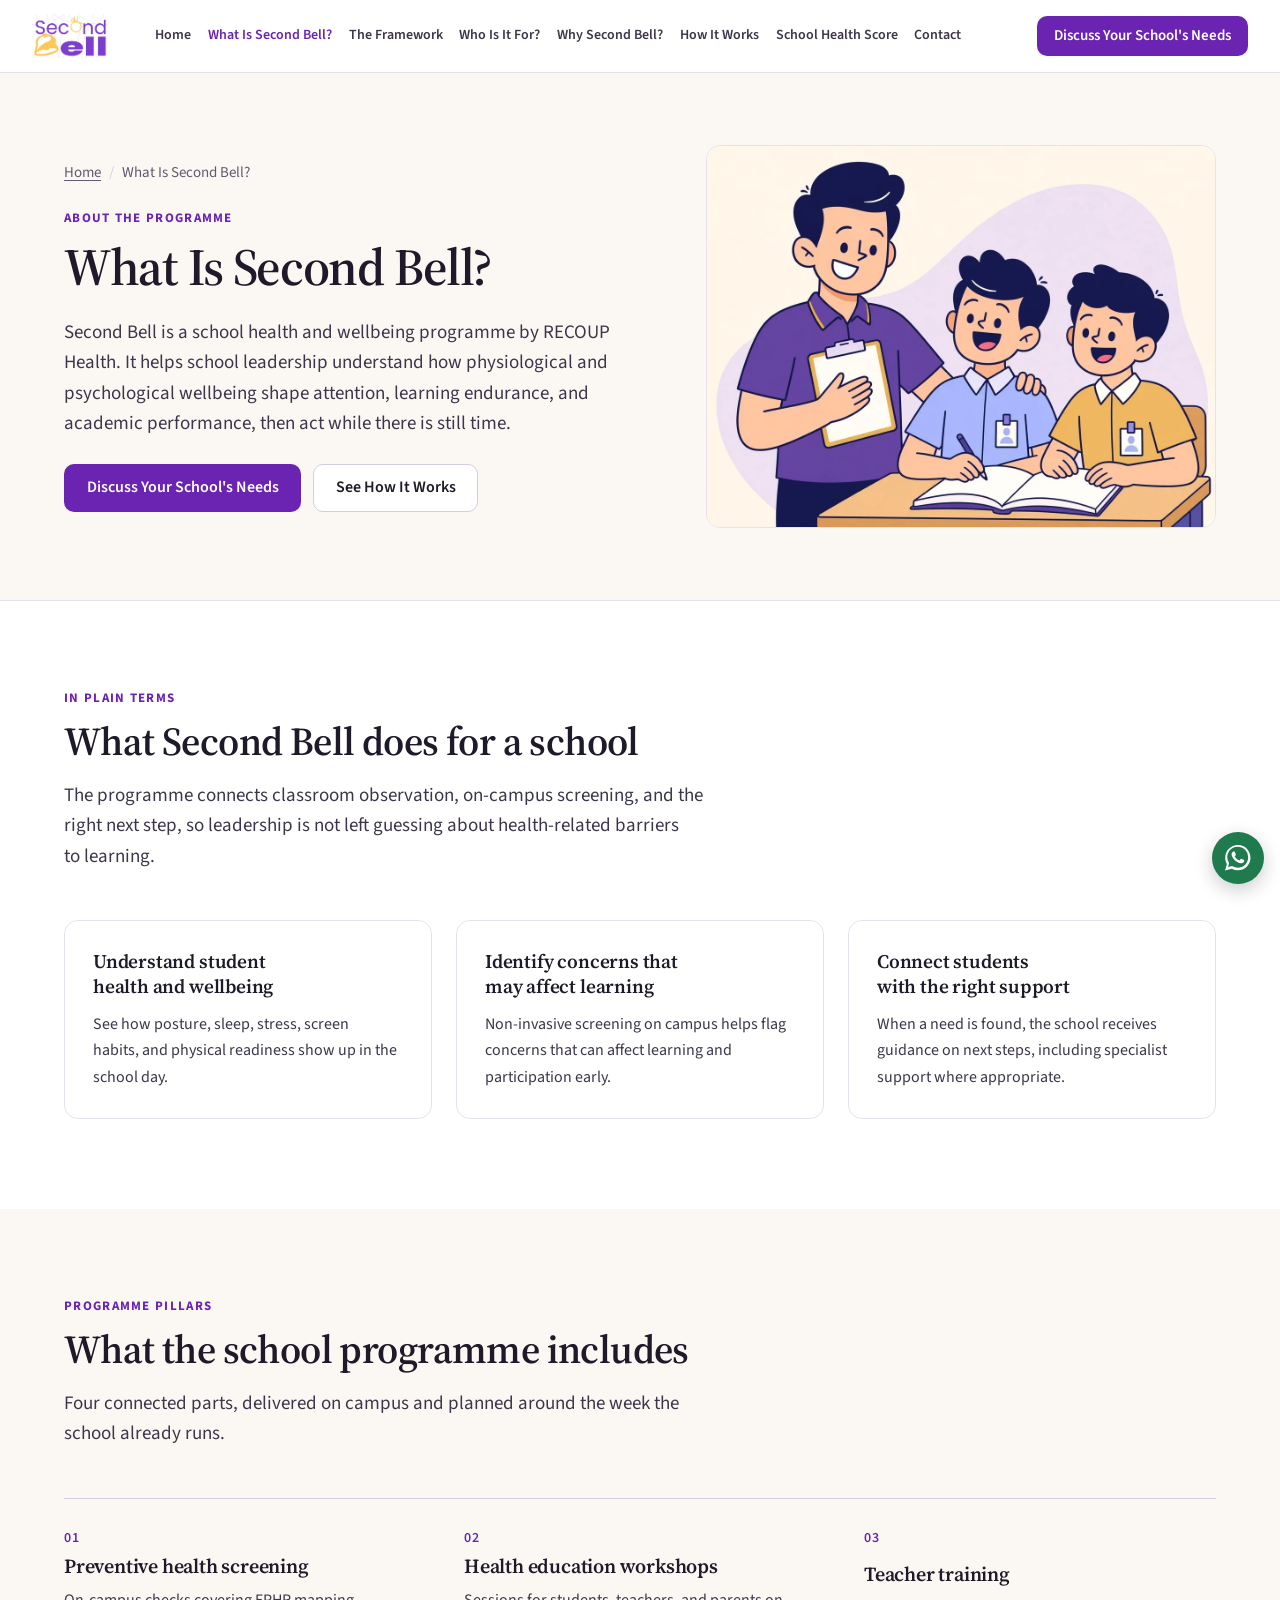
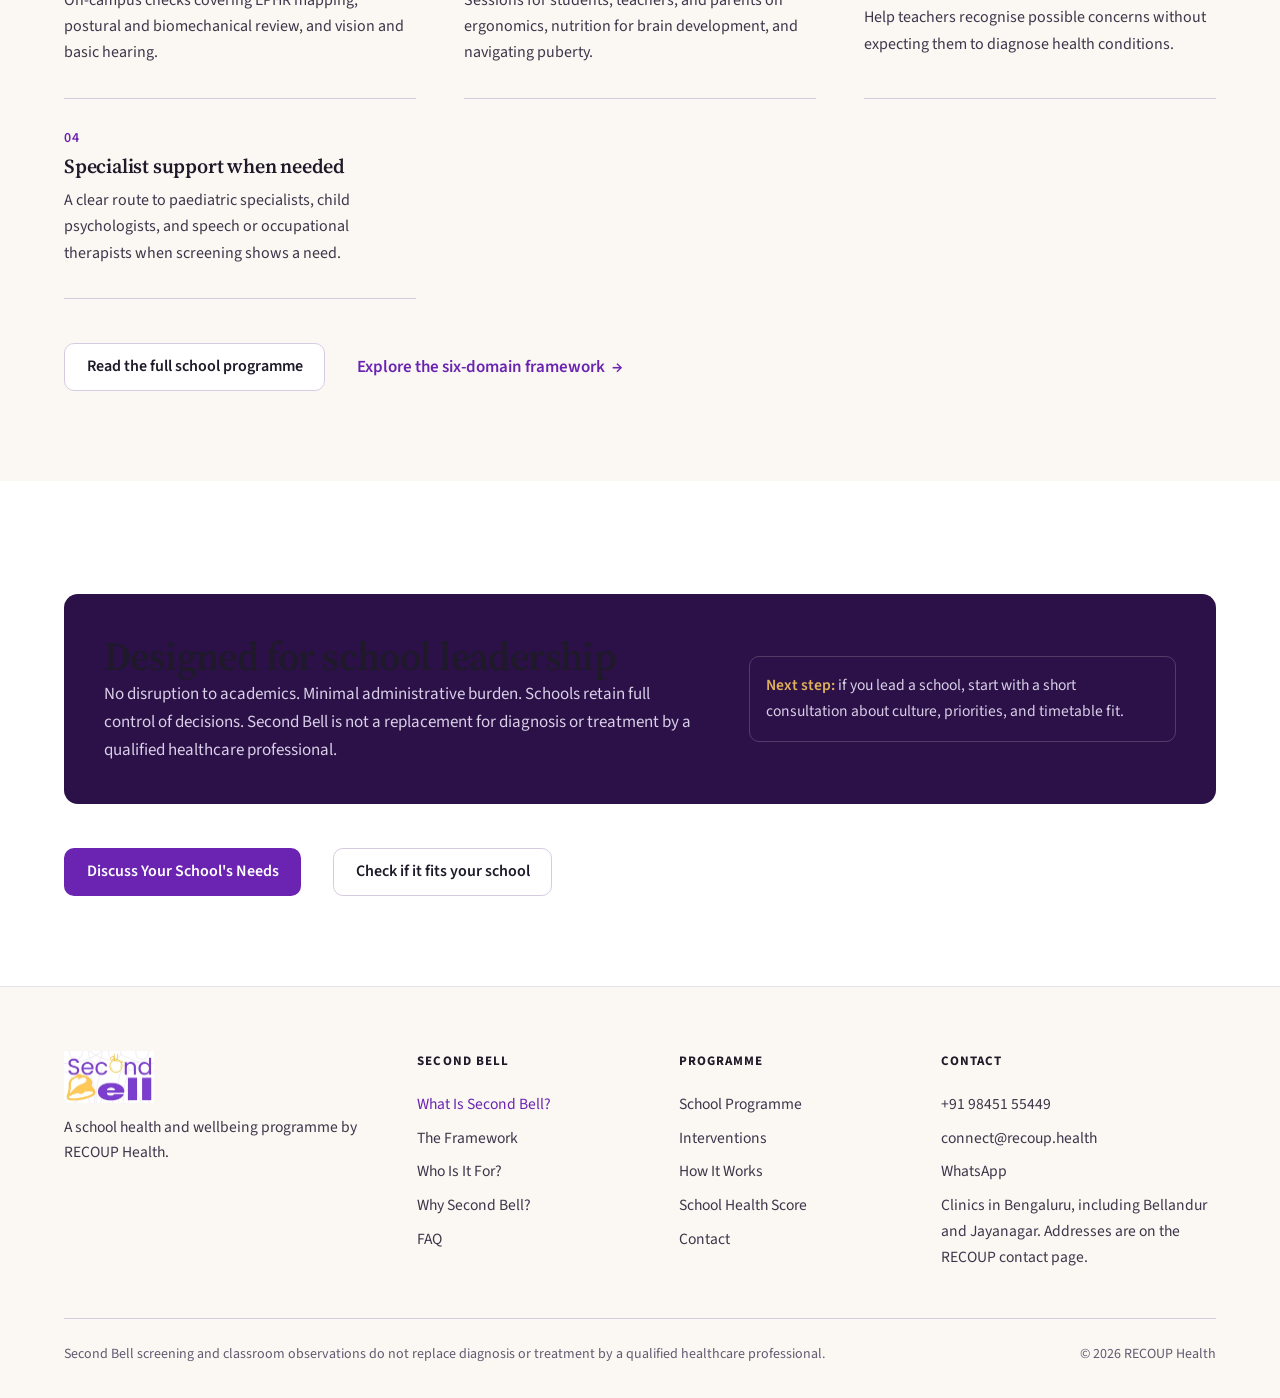
<file: what-is-second-bell/index.html>
<!DOCTYPE html>
<html lang="en-GB">
<head>
  <meta charset="utf-8">
  <meta name="viewport" content="width=device-width, initial-scale=1">
  <title>What Is Second Bell? | School Health Programme by RECOUP Health</title>
  <meta name="description" content="Second Bell is a school health and wellbeing programme by RECOUP Health. Preventive screening, health education, teacher training, and specialist support help schools identify barriers to learning.">
  <link rel="canonical" href="/second-bell/what-is-second-bell/">
  <meta property="og:title" content="What Is Second Bell? | School Health Programme by RECOUP Health">
  <meta property="og:description" content="Second Bell is a school health and wellbeing programme by RECOUP Health. Preventive screening, health education, teacher training, and specialist support help schools identify barriers to learning.">
  <meta property="og:type" content="website">
  <meta property="og:url" content="/second-bell/what-is-second-bell/">
  <meta property="og:image" content="/second-bell/assets/illustrations/hero.webp">
  <meta property="og:image:alt" content="Teacher and students working together at a school desk">
  <meta name="twitter:card" content="summary_large_image">
  <meta name="twitter:title" content="What Is Second Bell? | School Health Programme by RECOUP Health">
  <meta name="twitter:description" content="Second Bell is a school health and wellbeing programme by RECOUP Health. Preventive screening, health education, teacher training, and specialist support help schools identify barriers to learning.">
  <meta name="twitter:image" content="/second-bell/assets/illustrations/hero.webp">
  <meta name="theme-color" content="#fbf8f3">
  <link rel="icon" href="../assets/icons/favicon.svg" type="image/svg+xml">
  <link rel="preconnect" href="https://fonts.googleapis.com">
  <link rel="preconnect" href="https://fonts.gstatic.com" crossorigin>
  <link href="https://fonts.googleapis.com/css2?family=Source+Sans+3:wght@400;600;700&family=Source+Serif+4:opsz,wght@8..60,600&display=swap" rel="stylesheet">
  <link rel="stylesheet" href="../css/global.css">
  <script>document.documentElement.classList.add("js")</script>
    <script type="application/ld+json">
  {"@context":"https://schema.org","@type":"WebPage","name":"What Is Second Bell?","description":"Second Bell is a school health and wellbeing programme by RECOUP Health.","url":"/second-bell/what-is-second-bell/","about":{"@type":"Service","name":"Second Bell","provider":{"@type":"MedicalOrganization","name":"RECOUP Health"}}}
  </script>
</head>
<body>
  <a class="skip" href="#content">Skip to content</a>
  <header class="site-header">
    <div class="wrap header-bar">
      <a class="brand" href="../">
        <img src="../assets/logo/second-bell-logo-wide.webp" alt="Second Bell, home" width="360" height="209">
        <span class="brand-fallback" hidden>Second Bell</span>
      </a>
      <nav class="nav-primary" aria-label="Primary">
        <a href="../">Home</a>
        <a href="../what-is-second-bell/" aria-current="page">What Is Second Bell?</a>
        <a href="../framework/">The Framework</a>
        <a href="../who-it-is-for/">Who Is It For?</a>
        <a href="../why-second-bell/">Why Second Bell?</a>
        <a href="../how-it-works/">How It Works</a>
        <a href="../rshs-score/">School Health Score</a>
        <a href="../contact/">Contact</a>
      </nav>
      <div class="header-tools">
        <a class="btn btn-primary btn-sm" href="../contact/">Discuss Your School's Needs</a>
        <button class="menu-btn" type="button" aria-expanded="false" aria-controls="menu"><svg viewBox="0 0 24 24" aria-hidden="true" focusable="false" fill="none" stroke="currentColor" stroke-width="1.75" stroke-linecap="round" stroke-linejoin="round"><path d="M4.5 7h15M4.5 12h15M4.5 17h15"/></svg>Menu</button>
      </div>
    </div>
  </header>
  <div class="menu" id="menu" hidden role="dialog" aria-modal="true" aria-label="Site menu">
    <div class="wrap menu-bar">
      <a class="brand" href="../"><img src="../assets/logo/second-bell-logo-wide.webp" alt="Second Bell, home" width="360" height="209"></a>
      <button class="menu-close" type="button"><svg viewBox="0 0 24 24" aria-hidden="true" focusable="false" fill="none" stroke="currentColor" stroke-width="1.75" stroke-linecap="round" stroke-linejoin="round"><path d="M6.5 6.5l11 11M17.5 6.5l-11 11"/></svg>Close</button>
    </div>
    <nav class="wrap" aria-label="Mobile">
      <a href="../">Home</a>
      <a href="../what-is-second-bell/" aria-current="page">What Is Second Bell?</a>
      <a href="../framework/">The Framework</a>
      <a href="../who-it-is-for/">Who Is It For?</a>
      <a href="../why-second-bell/">Why Second Bell?</a>
      <a href="../program/">School Programme</a>
      <a href="../interventions/">Interventions</a>
      <a href="../how-it-works/">How It Works</a>
      <a href="../rshs-score/">School Health Score</a>
      <a href="../faq/">FAQ</a>
      <a href="../contact/">Contact</a>
      <a class="btn btn-primary" href="../contact/">Discuss Your School's Needs</a>
    </nav>
  </div>

  <main id="content">
    <header class="page-hero">
      <div class="wrap page-hero-grid">
        <div>
          <ol class="breadcrumb" aria-label="Breadcrumb"><li><a href="../">Home</a></li><li aria-current="page">What Is Second Bell?</li></ol>
          <p class="eyebrow">About the programme</p>
          <h1>What Is Second Bell?</h1>
          <p class="lede">Second Bell is a school health and wellbeing programme by RECOUP Health. It helps school leadership understand how physiological and psychological wellbeing shape attention, learning endurance, and academic performance, then act while there is still time.</p>
          <div class="actions">
            <a class="btn btn-primary" href="../contact/">Discuss Your School's Needs</a>
            <a class="btn btn-secondary" href="../how-it-works/">See How It Works</a>
          </div>
        </div>
        <div class="page-hero-media"><img src="../assets/illustrations/hero.webp" alt="Illustration of a teacher with a clipboard beside two students at a school desk" width="800" height="600" fetchpriority="high"></div>
      </div>
    </header>

    <section class="section" aria-labelledby="does-title">
      <div class="wrap">
        <div class="section-head">
          <p class="eyebrow">In plain terms</p>
          <h2 id="does-title">What Second Bell does for a school</h2>
          <p class="lede">The programme connects classroom observation, on-campus screening, and the right next step, so leadership is not left guessing about health-related barriers to learning.</p>
        </div>
        <ul class="grid grid-3">
          <li class="card"><h3>Understand student health and wellbeing</h3><p>See how posture, sleep, stress, screen habits, and physical readiness show up in the school day.</p></li>
          <li class="card"><h3>Identify concerns that may affect learning</h3><p>Non-invasive screening on campus helps flag concerns that can affect learning and participation early.</p></li>
          <li class="card"><h3>Connect students with the right support</h3><p>When a need is found, the school receives guidance on next steps, including specialist support where appropriate.</p></li>
        </ul>
      </div>
    </section>

    <section class="section section--warm" aria-labelledby="include-title">
      <div class="wrap">
        <div class="section-head">
          <p class="eyebrow">Programme pillars</p>
          <h2 id="include-title">What the school programme includes</h2>
          <p class="lede">Four connected parts, delivered on campus and planned around the week the school already runs.</p>
        </div>
        <ol class="benefit-grid">
          <li class="benefit"><span class="card-num">01</span><h3>Preventive health screening</h3><p>On-campus checks covering EPHR mapping, postural and biomechanical review, and vision and basic hearing.</p></li>
          <li class="benefit"><span class="card-num">02</span><h3>Health education workshops</h3><p>Sessions for students, teachers, and parents on ergonomics, nutrition for brain development, and navigating puberty.</p></li>
          <li class="benefit"><span class="card-num">03</span><h3>Teacher training</h3><p>Help teachers recognise possible concerns without expecting them to diagnose health conditions.</p></li>
          <li class="benefit"><span class="card-num">04</span><h3>Specialist support when needed</h3><p>A clear route to paediatric specialists, child psychologists, and speech or occupational therapists when screening shows a need.</p></li>
        </ol>
        <div class="section-foot">
          <a class="btn btn-secondary" href="../program/">Read the full school programme</a>
          <a class="text-link" href="../framework/">Explore the six-domain framework</a>
        </div>
      </div>
    </section>

    <section class="section" aria-labelledby="note-title">
      <div class="wrap">
        <div class="connect-panel">
          <div>
            <h2 id="note-title">Designed for school leadership</h2>
            <p>No disruption to academics. Minimal administrative burden. Schools retain full control of decisions. Second Bell is not a replacement for diagnosis or treatment by a qualified healthcare professional.</p>
          </div>
          <p class="connect-note"><strong>Next step:</strong> if you lead a school, start with a short consultation about culture, priorities, and timetable fit.</p>
        </div>
        <div class="section-foot">
          <a class="btn btn-primary" href="../contact/">Discuss Your School's Needs</a>
          <a class="btn btn-secondary" href="../who-it-is-for/">Check if it fits your school</a>
        </div>
      </div>
    </section>
  </main>

  <footer class="site-footer">
    <div class="wrap">
      <div class="footer-grid">
        <div class="footer-brand">
          <a class="brand" href="../"><img src="../assets/logo/second-bell-logo-wide.webp" alt="Second Bell, home" width="360" height="209" loading="lazy"></a>
          <p>A school health and wellbeing programme by RECOUP Health.</p>
        </div>
        <nav class="footer-col" aria-label="About Second Bell">
          <p class="footer-label">Second Bell</p>
          <a href="../what-is-second-bell/" aria-current="page">What Is Second Bell?</a>
          <a href="../framework/">The Framework</a>
          <a href="../who-it-is-for/">Who Is It For?</a>
          <a href="../why-second-bell/">Why Second Bell?</a>
          <a href="../faq/">FAQ</a>
        </nav>
        <nav class="footer-col" aria-label="Programme">
          <p class="footer-label">Programme</p>
          <a href="../program/">School Programme</a>
          <a href="../interventions/">Interventions</a>
          <a href="../how-it-works/">How It Works</a>
          <a href="../rshs-score/">School Health Score</a>
          <a href="../contact/">Contact</a>
        </nav>
        <div class="footer-col">
          <p class="footer-label">Contact</p>
          <a href="tel:+919845155449">+91 98451 55449</a>
          <a href="mailto:connect@recoup.health">connect@recoup.health</a>
          <a href="https://wa.me/919845155449?text=Hello%2C%20I%20lead%20a%20school%20and%20would%20like%20to%20discuss%20enrolling%20in%20Second%20Bell." target="_blank" rel="noopener noreferrer">WhatsApp</a>
          <p>Clinics in Bengaluru, including Bellandur and Jayanagar. Addresses are on the <a href="https://www.recoup.health/contact">RECOUP contact page</a>.</p>
        </div>
      </div>
      <div class="footer-base">
        <p>Second Bell screening and classroom observations do not replace diagnosis or treatment by a qualified healthcare professional.</p>
        <p>© <span data-year>2026</span> RECOUP Health</p>
      </div>
    </div>
  </footer>
  <a class="whatsapp" href="https://wa.me/919845155449?text=Hello%2C%20I%20lead%20a%20school%20and%20would%20like%20to%20discuss%20enrolling%20in%20Second%20Bell." target="_blank" rel="noopener noreferrer" aria-label="Contact RECOUP Health on WhatsApp"><svg viewBox="0 0 24 24" aria-hidden="true" focusable="false"><path fill="currentColor" d="M20.52 3.48A11.8 11.8 0 0 0 12.04 0C5.5 0 .2 5.3.2 11.84c0 2.09.55 4.13 1.59 5.93L0 24l6.4-1.67a11.8 11.8 0 0 0 5.64 1.43h.01c6.54 0 11.84-5.3 11.84-11.84 0-3.16-1.23-6.13-3.37-8.44zM12.05 21.3h-.01a9.8 9.8 0 0 1-5-1.37l-.36-.21-3.8 1 .99-3.7-.23-.38a9.78 9.78 0 0 1-1.5-5.2c0-5.4 4.4-9.8 9.82-9.8 2.62 0 5.08 1.02 6.93 2.88a9.74 9.74 0 0 1 2.87 6.93c0 5.41-4.4 9.81-9.81 9.81zm5.38-7.34c-.29-.15-1.74-.86-2.01-.96-.27-.1-.47-.15-.66.15-.2.29-.76.95-.93 1.15-.17.2-.34.22-.63.07-.29-.14-1.22-.45-2.32-1.43-.86-.76-1.44-1.7-1.61-1.99-.17-.29-.02-.45.13-.59.13-.13.29-.34.44-.51.15-.17.2-.29.29-.49.1-.2.05-.37-.02-.51-.08-.15-.66-1.6-.91-2.19-.24-.57-.48-.5-.66-.5h-.56c-.2 0-.51.07-.78.37-.27.29-1.02 1-1.02 2.43 0 1.43 1.04 2.81 1.19 3 .15.2 2.05 3.13 4.97 4.39.69.3 1.24.48 1.66.61.7.22 1.33.19 1.83.12.56-.08 1.74-.71 1.98-1.4.25-.68.25-1.27.17-1.4-.07-.12-.27-.2-.56-.34z"/></svg></a>
  <script src="../js/main.js" defer></script>
</body>
</html>
</file>
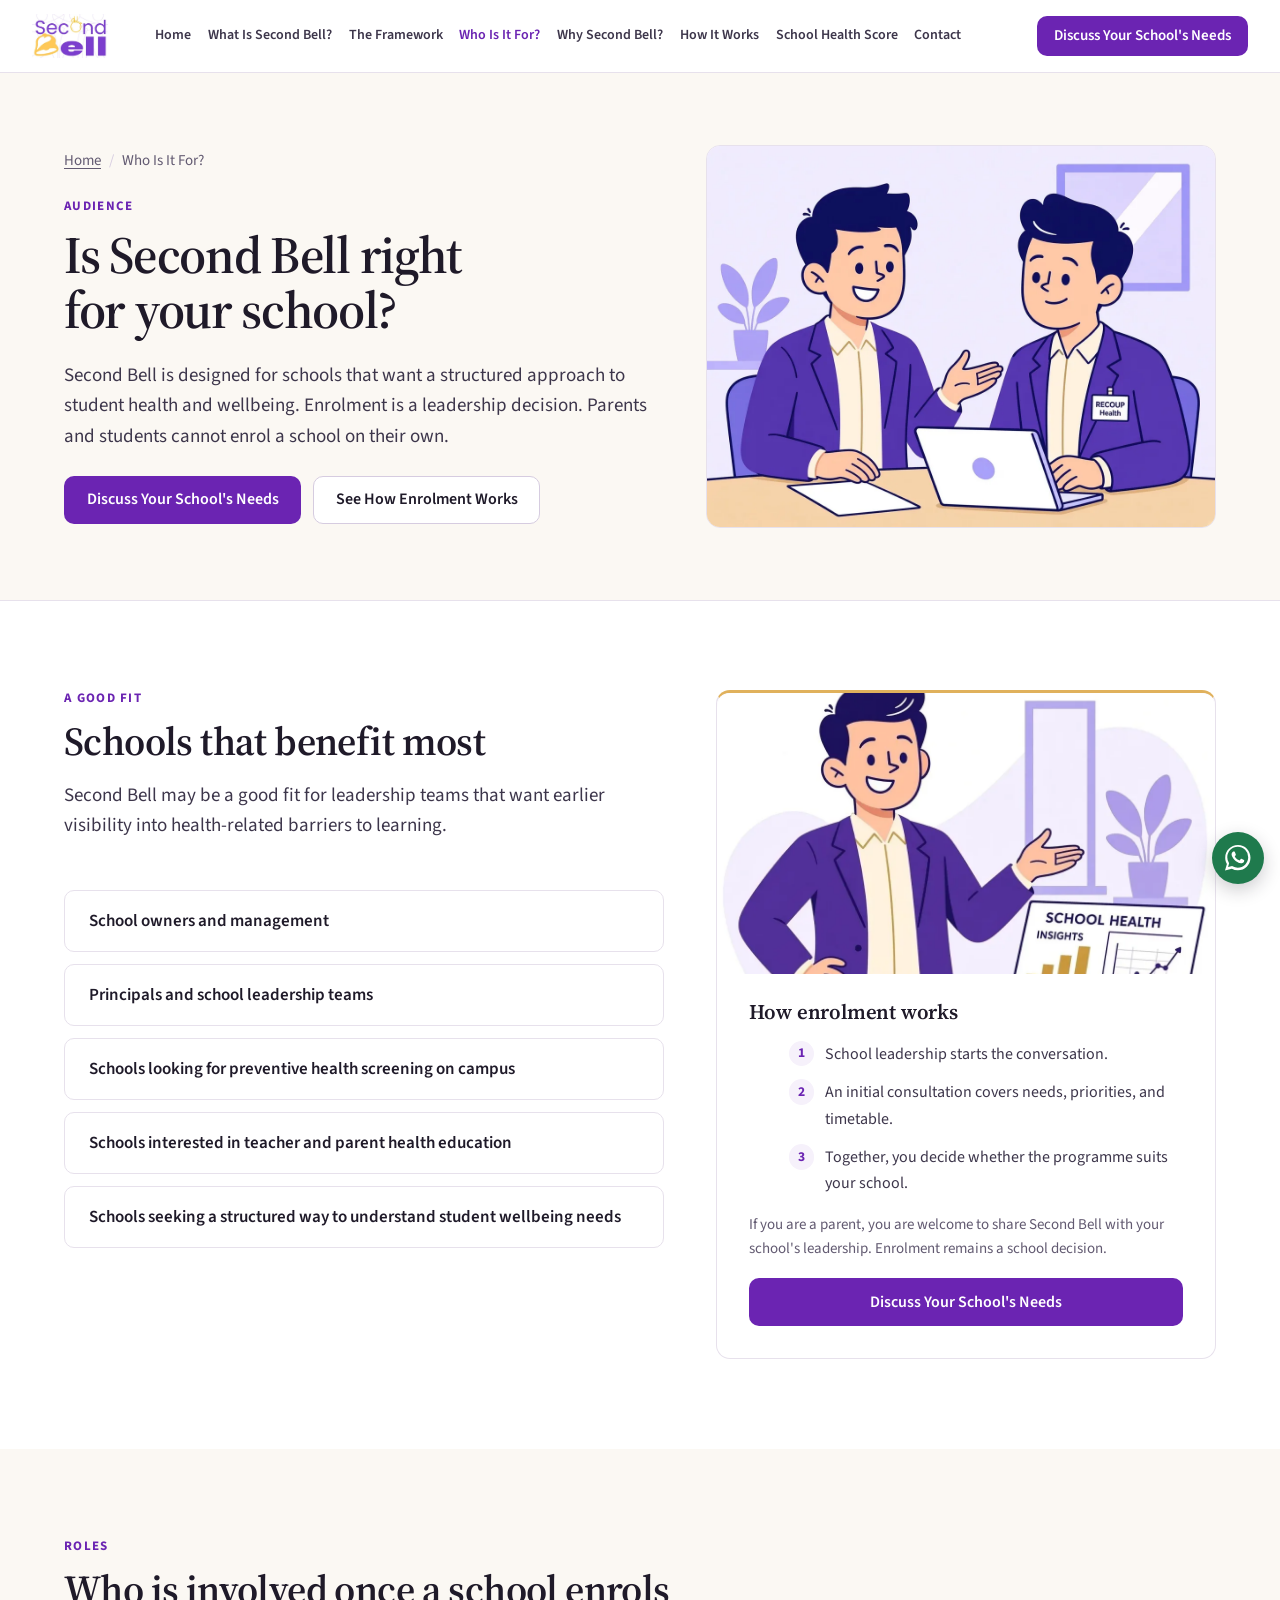
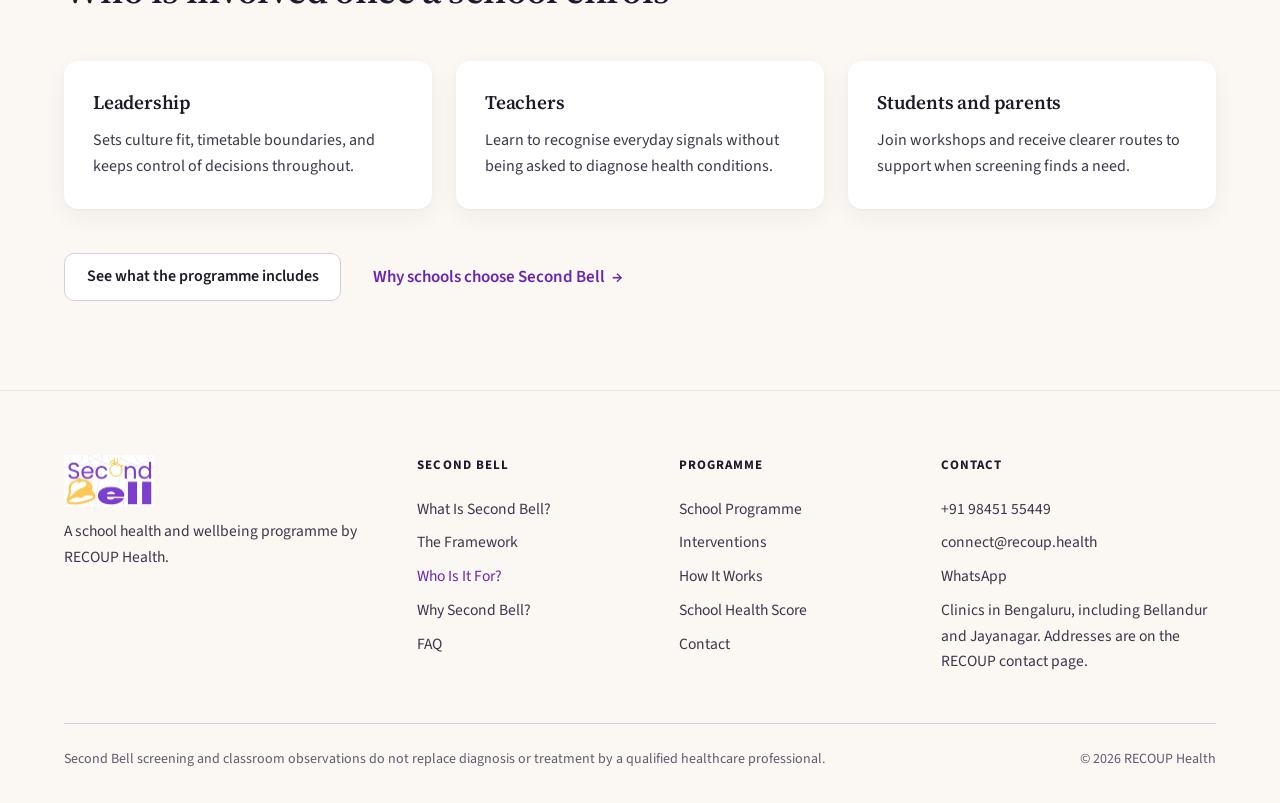
<file: who-it-is-for/index.html>
<!DOCTYPE html>
<html lang="en-GB">
<head>
  <meta charset="utf-8">
  <meta name="viewport" content="width=device-width, initial-scale=1">
  <title>Who Is Second Bell For? | School Owners, Principals & Leadership</title>
  <meta name="description" content="Second Bell is for school owners, principals, and leadership teams that want structured student health screening, teacher education, and wellbeing insights without disrupting academics.">
  <link rel="canonical" href="/second-bell/who-it-is-for/">
  <meta property="og:title" content="Who Is Second Bell For? | School Owners, Principals & Leadership">
  <meta property="og:description" content="Second Bell is for school owners, principals, and leadership teams that want structured student health screening, teacher education, and wellbeing insights without disrupting academics.">
  <meta property="og:type" content="website">
  <meta property="og:url" content="/second-bell/who-it-is-for/">
  <meta property="og:image" content="/second-bell/assets/illustrations/consult.webp">
  <meta property="og:image:alt" content="School principal and health professional in conversation">
  <meta name="twitter:card" content="summary_large_image">
  <meta name="twitter:title" content="Who Is Second Bell For? | School Owners, Principals & Leadership">
  <meta name="twitter:description" content="Second Bell is for school owners, principals, and leadership teams that want structured student health screening, teacher education, and wellbeing insights without disrupting academics.">
  <meta name="twitter:image" content="/second-bell/assets/illustrations/consult.webp">
  <meta name="theme-color" content="#fbf8f3">
  <link rel="icon" href="../assets/icons/favicon.svg" type="image/svg+xml">
  <link rel="preconnect" href="https://fonts.googleapis.com">
  <link rel="preconnect" href="https://fonts.gstatic.com" crossorigin>
  <link href="https://fonts.googleapis.com/css2?family=Source+Sans+3:wght@400;600;700&family=Source+Serif+4:opsz,wght@8..60,600&display=swap" rel="stylesheet">
  <link rel="stylesheet" href="../css/global.css">
  <script>document.documentElement.classList.add("js")</script>
  
</head>
<body>
  <a class="skip" href="#content">Skip to content</a>
  <header class="site-header">
    <div class="wrap header-bar">
      <a class="brand" href="../">
        <img src="../assets/logo/second-bell-logo-wide.webp" alt="Second Bell, home" width="360" height="209">
        <span class="brand-fallback" hidden>Second Bell</span>
      </a>
      <nav class="nav-primary" aria-label="Primary">
        <a href="../">Home</a>
        <a href="../what-is-second-bell/">What Is Second Bell?</a>
        <a href="../framework/">The Framework</a>
        <a href="../who-it-is-for/" aria-current="page">Who Is It For?</a>
        <a href="../why-second-bell/">Why Second Bell?</a>
        <a href="../how-it-works/">How It Works</a>
        <a href="../rshs-score/">School Health Score</a>
        <a href="../contact/">Contact</a>
      </nav>
      <div class="header-tools">
        <a class="btn btn-primary btn-sm" href="../contact/">Discuss Your School's Needs</a>
        <button class="menu-btn" type="button" aria-expanded="false" aria-controls="menu"><svg viewBox="0 0 24 24" aria-hidden="true" focusable="false" fill="none" stroke="currentColor" stroke-width="1.75" stroke-linecap="round" stroke-linejoin="round"><path d="M4.5 7h15M4.5 12h15M4.5 17h15"/></svg>Menu</button>
      </div>
    </div>
  </header>
  <div class="menu" id="menu" hidden role="dialog" aria-modal="true" aria-label="Site menu">
    <div class="wrap menu-bar">
      <a class="brand" href="../"><img src="../assets/logo/second-bell-logo-wide.webp" alt="Second Bell, home" width="360" height="209"></a>
      <button class="menu-close" type="button"><svg viewBox="0 0 24 24" aria-hidden="true" focusable="false" fill="none" stroke="currentColor" stroke-width="1.75" stroke-linecap="round" stroke-linejoin="round"><path d="M6.5 6.5l11 11M17.5 6.5l-11 11"/></svg>Close</button>
    </div>
    <nav class="wrap" aria-label="Mobile">
      <a href="../">Home</a>
      <a href="../what-is-second-bell/">What Is Second Bell?</a>
      <a href="../framework/">The Framework</a>
      <a href="../who-it-is-for/" aria-current="page">Who Is It For?</a>
      <a href="../why-second-bell/">Why Second Bell?</a>
      <a href="../program/">School Programme</a>
      <a href="../interventions/">Interventions</a>
      <a href="../how-it-works/">How It Works</a>
      <a href="../rshs-score/">School Health Score</a>
      <a href="../faq/">FAQ</a>
      <a href="../contact/">Contact</a>
      <a class="btn btn-primary" href="../contact/">Discuss Your School's Needs</a>
    </nav>
  </div>

  <main id="content">
    <header class="page-hero">
      <div class="wrap page-hero-grid">
        <div>
          <ol class="breadcrumb" aria-label="Breadcrumb"><li><a href="../">Home</a></li><li aria-current="page">Who Is It For?</li></ol>
          <p class="eyebrow">Audience</p>
          <h1>Is Second Bell right for your school?</h1>
          <p class="lede">Second Bell is designed for schools that want a structured approach to student health and wellbeing. Enrolment is a leadership decision. Parents and students cannot enrol a school on their own.</p>
          <div class="actions">
            <a class="btn btn-primary" href="../contact/">Discuss Your School's Needs</a>
            <a class="btn btn-secondary" href="../how-it-works/">See How Enrolment Works</a>
          </div>
        </div>
        <div class="page-hero-media"><img src="../assets/illustrations/consult.webp" alt="Illustration of a school principal and a RECOUP Health professional talking across a table" width="800" height="600" fetchpriority="high"></div>
      </div>
    </header>

    <section class="section" aria-labelledby="fit-title">
      <div class="wrap audience-grid">
        <div>
          <div class="section-head">
            <p class="eyebrow">A good fit</p>
            <h2 id="fit-title">Schools that benefit most</h2>
            <p class="lede">Second Bell may be a good fit for leadership teams that want earlier visibility into health-related barriers to learning.</p>
          </div>
          <ul class="audience-list">
            <li><span>School owners and management</span></li>
            <li><span>Principals and school leadership teams</span></li>
            <li><span>Schools looking for preventive health screening on campus</span></li>
            <li><span>Schools interested in teacher and parent health education</span></li>
            <li><span>Schools seeking a structured way to understand student wellbeing needs</span></li>
          </ul>
        </div>
        <aside class="enrol-box" aria-labelledby="enrol-title">
          <div class="enrol-art"><img src="../assets/illustrations/leadership.webp" alt="Illustration of school leadership reviewing health insights" width="800" height="600" loading="lazy" decoding="async"></div>
          <h3 id="enrol-title">How enrolment works</h3>
          <ol>
            <li><span>School leadership starts the conversation.</span></li>
            <li><span>An initial consultation covers needs, priorities, and timetable.</span></li>
            <li><span>Together, you decide whether the programme suits your school.</span></li>
          </ol>
          <p class="small">If you are a parent, you are welcome to share Second Bell with your school's leadership. Enrolment remains a school decision.</p>
          <a class="btn btn-primary" href="../contact/">Discuss Your School's Needs</a>
        </aside>
      </div>
    </section>

    <section class="section section--warm" aria-labelledby="roles-title">
      <div class="wrap">
        <div class="section-head">
          <p class="eyebrow">Roles</p>
          <h2 id="roles-title">Who is involved once a school enrols</h2>
        </div>
        <ul class="grid grid-3">
          <li class="card"><h3>Leadership</h3><p>Sets culture fit, timetable boundaries, and keeps control of decisions throughout.</p></li>
          <li class="card"><h3>Teachers</h3><p>Learn to recognise everyday signals without being asked to diagnose health conditions.</p></li>
          <li class="card"><h3>Students and parents</h3><p>Join workshops and receive clearer routes to support when screening finds a need.</p></li>
        </ul>
        <div class="section-foot">
          <a class="btn btn-secondary" href="../program/">See what the programme includes</a>
          <a class="text-link" href="../why-second-bell/">Why schools choose Second Bell</a>
        </div>
      </div>
    </section>
  </main>

  <footer class="site-footer">
    <div class="wrap">
      <div class="footer-grid">
        <div class="footer-brand">
          <a class="brand" href="../"><img src="../assets/logo/second-bell-logo-wide.webp" alt="Second Bell, home" width="360" height="209" loading="lazy"></a>
          <p>A school health and wellbeing programme by RECOUP Health.</p>
        </div>
        <nav class="footer-col" aria-label="About Second Bell">
          <p class="footer-label">Second Bell</p>
          <a href="../what-is-second-bell/">What Is Second Bell?</a>
          <a href="../framework/">The Framework</a>
          <a href="../who-it-is-for/" aria-current="page">Who Is It For?</a>
          <a href="../why-second-bell/">Why Second Bell?</a>
          <a href="../faq/">FAQ</a>
        </nav>
        <nav class="footer-col" aria-label="Programme">
          <p class="footer-label">Programme</p>
          <a href="../program/">School Programme</a>
          <a href="../interventions/">Interventions</a>
          <a href="../how-it-works/">How It Works</a>
          <a href="../rshs-score/">School Health Score</a>
          <a href="../contact/">Contact</a>
        </nav>
        <div class="footer-col">
          <p class="footer-label">Contact</p>
          <a href="tel:+919845155449">+91 98451 55449</a>
          <a href="mailto:connect@recoup.health">connect@recoup.health</a>
          <a href="https://wa.me/919845155449?text=Hello%2C%20I%20lead%20a%20school%20and%20would%20like%20to%20discuss%20enrolling%20in%20Second%20Bell." target="_blank" rel="noopener noreferrer">WhatsApp</a>
          <p>Clinics in Bengaluru, including Bellandur and Jayanagar. Addresses are on the <a href="https://www.recoup.health/contact">RECOUP contact page</a>.</p>
        </div>
      </div>
      <div class="footer-base">
        <p>Second Bell screening and classroom observations do not replace diagnosis or treatment by a qualified healthcare professional.</p>
        <p>© <span data-year>2026</span> RECOUP Health</p>
      </div>
    </div>
  </footer>
  <a class="whatsapp" href="https://wa.me/919845155449?text=Hello%2C%20I%20lead%20a%20school%20and%20would%20like%20to%20discuss%20enrolling%20in%20Second%20Bell." target="_blank" rel="noopener noreferrer" aria-label="Contact RECOUP Health on WhatsApp"><svg viewBox="0 0 24 24" aria-hidden="true" focusable="false"><path fill="currentColor" d="M20.52 3.48A11.8 11.8 0 0 0 12.04 0C5.5 0 .2 5.3.2 11.84c0 2.09.55 4.13 1.59 5.93L0 24l6.4-1.67a11.8 11.8 0 0 0 5.64 1.43h.01c6.54 0 11.84-5.3 11.84-11.84 0-3.16-1.23-6.13-3.37-8.44zM12.05 21.3h-.01a9.8 9.8 0 0 1-5-1.37l-.36-.21-3.8 1 .99-3.7-.23-.38a9.78 9.78 0 0 1-1.5-5.2c0-5.4 4.4-9.8 9.82-9.8 2.62 0 5.08 1.02 6.93 2.88a9.74 9.74 0 0 1 2.87 6.93c0 5.41-4.4 9.81-9.81 9.81zm5.38-7.34c-.29-.15-1.74-.86-2.01-.96-.27-.1-.47-.15-.66.15-.2.29-.76.95-.93 1.15-.17.2-.34.22-.63.07-.29-.14-1.22-.45-2.32-1.43-.86-.76-1.44-1.7-1.61-1.99-.17-.29-.02-.45.13-.59.13-.13.29-.34.44-.51.15-.17.2-.29.29-.49.1-.2.05-.37-.02-.51-.08-.15-.66-1.6-.91-2.19-.24-.57-.48-.5-.66-.5h-.56c-.2 0-.51.07-.78.37-.27.29-1.02 1-1.02 2.43 0 1.43 1.04 2.81 1.19 3 .15.2 2.05 3.13 4.97 4.39.69.3 1.24.48 1.66.61.7.22 1.33.19 1.83.12.56-.08 1.74-.71 1.98-1.4.25-.68.25-1.27.17-1.4-.07-.12-.27-.2-.56-.34z"/></svg></a>
  <script src="../js/main.js" defer></script>
</body>
</html>
</file>
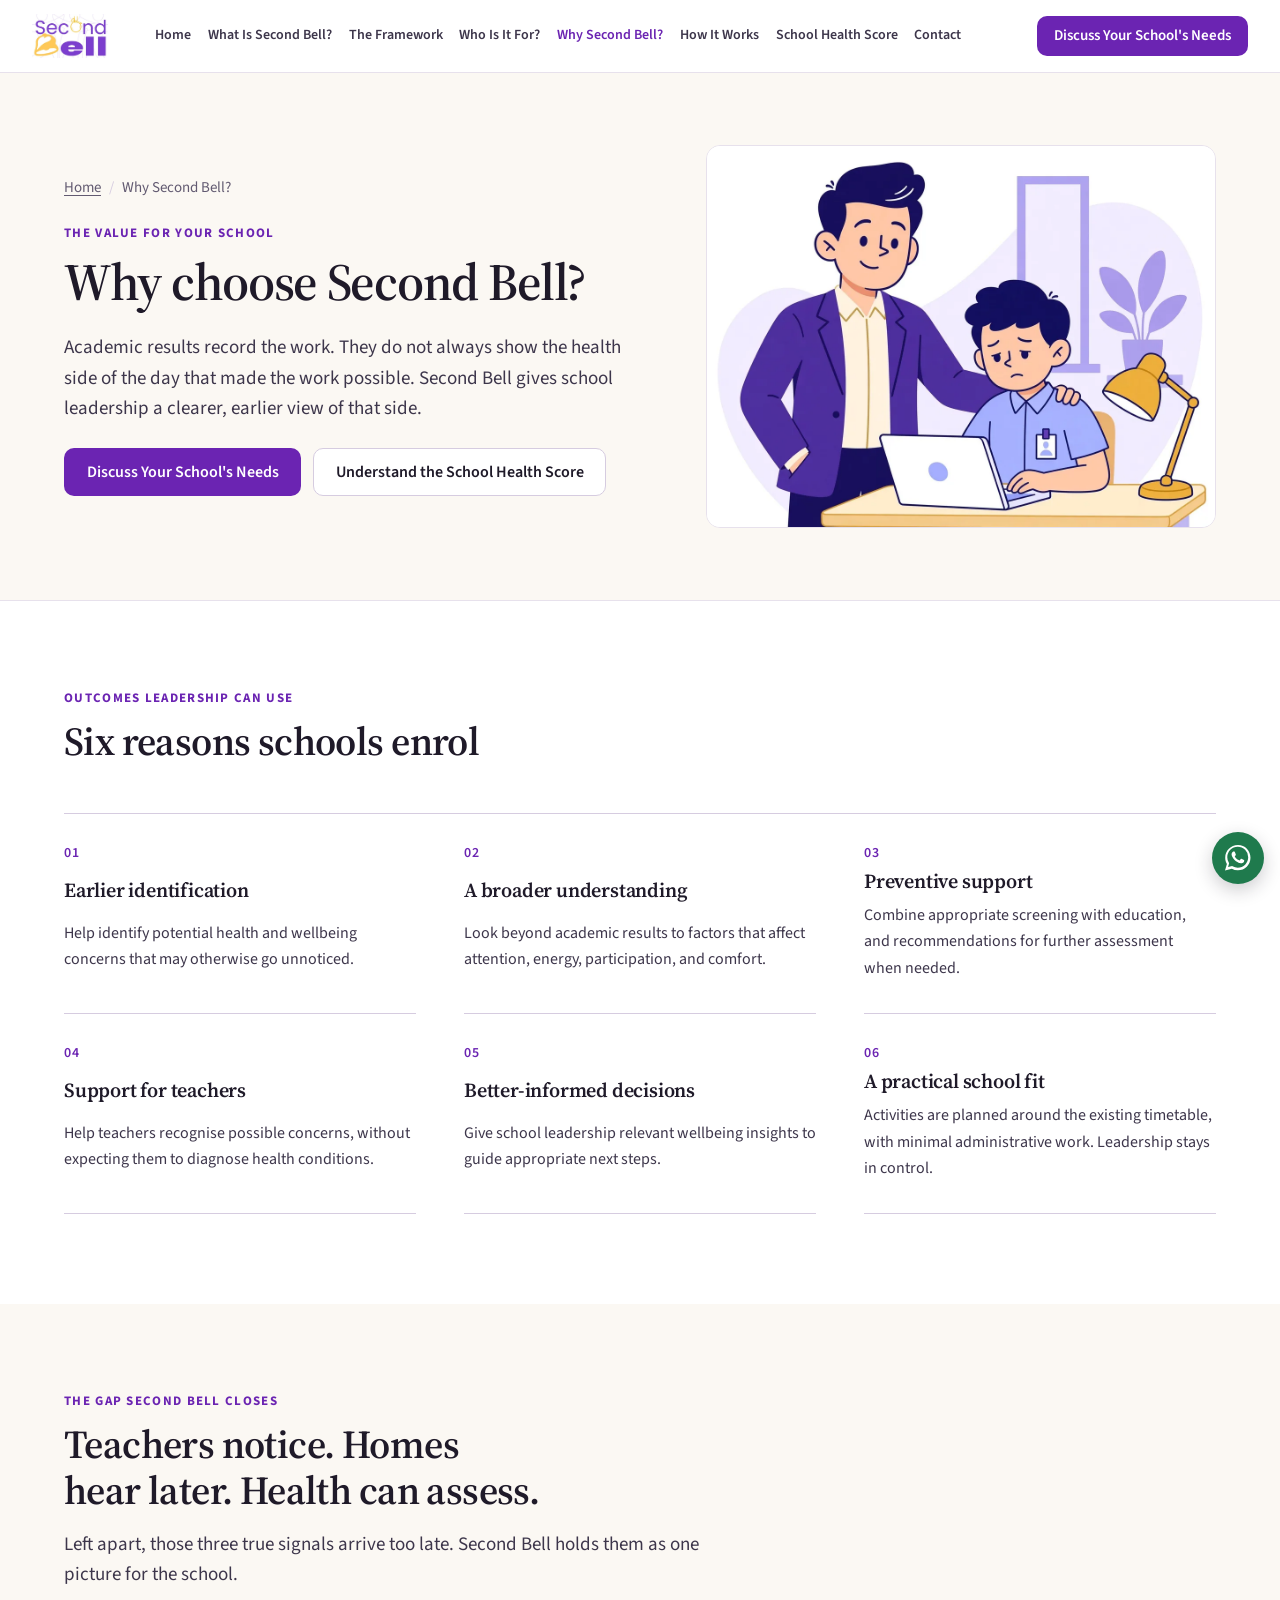
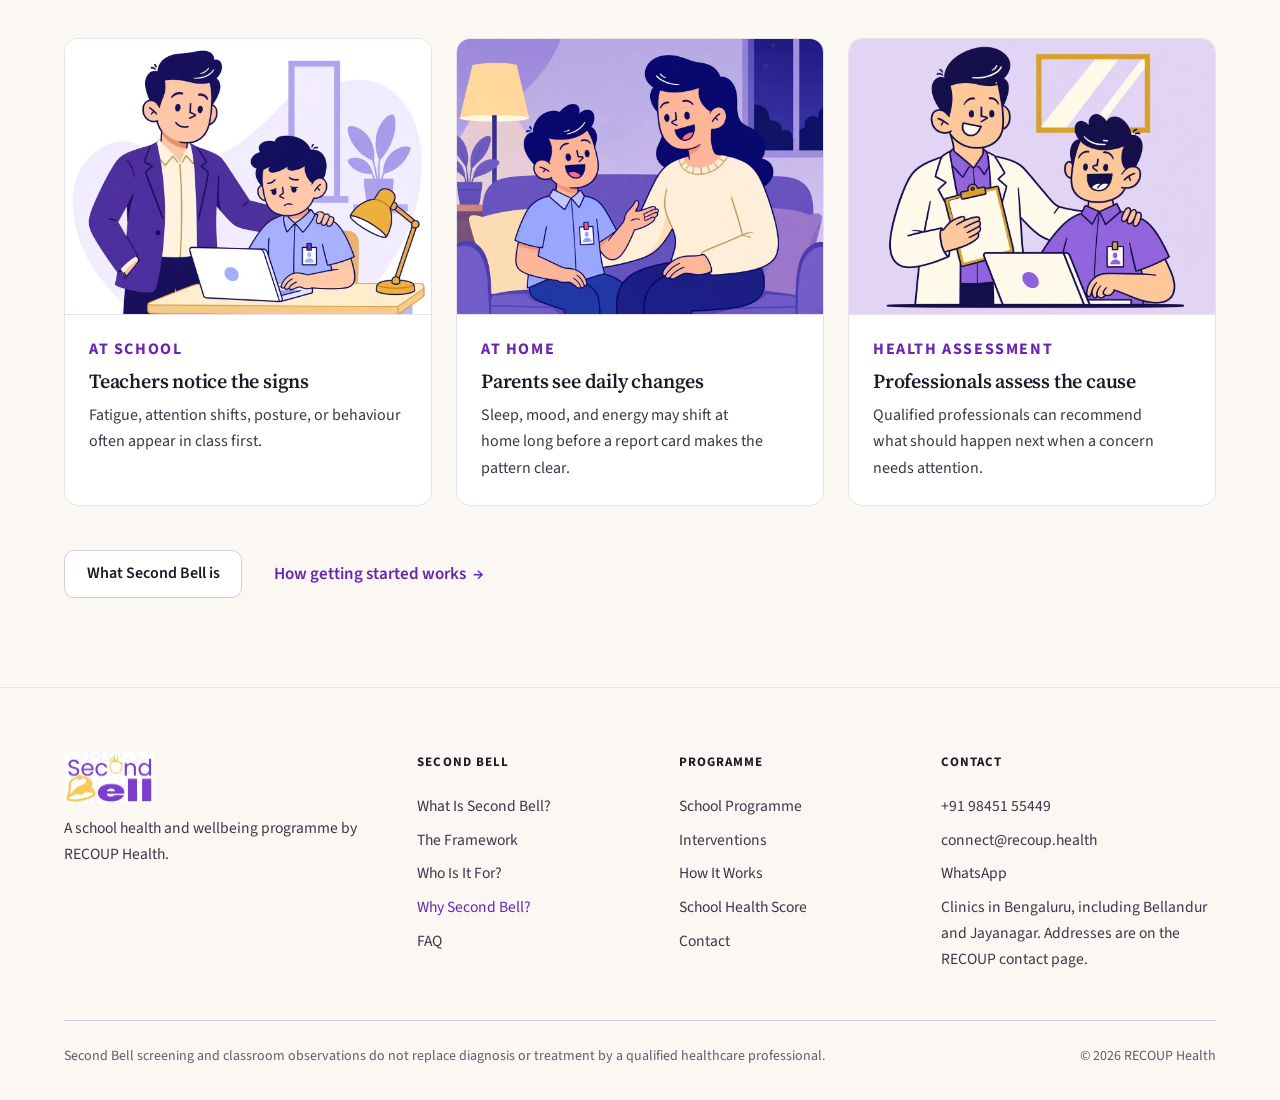
<file: why-second-bell/index.html>
<!DOCTYPE html>
<html lang="en-GB">
<head>
  <meta charset="utf-8">
  <meta name="viewport" content="width=device-width, initial-scale=1">
  <title>Why Second Bell? | Benefits of a School Health Programme</title>
  <meta name="description" content="Why schools choose Second Bell: earlier identification of health barriers to learning, teacher support, preventive screening, and practical campus fit with leadership in control.">
  <link rel="canonical" href="/second-bell/why-second-bell/">
  <meta property="og:title" content="Why Second Bell? | Benefits of a School Health Programme">
  <meta property="og:description" content="Why schools choose Second Bell: earlier identification of health barriers to learning, teacher support, preventive screening, and practical campus fit with leadership in control.">
  <meta property="og:type" content="website">
  <meta property="og:url" content="/second-bell/why-second-bell/">
  <meta property="og:image" content="/second-bell/assets/illustrations/at-school.webp">
  <meta property="og:image:alt" content="Teacher checking on a student in class">
  <meta name="twitter:card" content="summary_large_image">
  <meta name="twitter:title" content="Why Second Bell? | Benefits of a School Health Programme">
  <meta name="twitter:description" content="Why schools choose Second Bell: earlier identification of health barriers to learning, teacher support, preventive screening, and practical campus fit with leadership in control.">
  <meta name="twitter:image" content="/second-bell/assets/illustrations/at-school.webp">
  <meta name="theme-color" content="#fbf8f3">
  <link rel="icon" href="../assets/icons/favicon.svg" type="image/svg+xml">
  <link rel="preconnect" href="https://fonts.googleapis.com">
  <link rel="preconnect" href="https://fonts.gstatic.com" crossorigin>
  <link href="https://fonts.googleapis.com/css2?family=Source+Sans+3:wght@400;600;700&family=Source+Serif+4:opsz,wght@8..60,600&display=swap" rel="stylesheet">
  <link rel="stylesheet" href="../css/global.css">
  <script>document.documentElement.classList.add("js")</script>
  
</head>
<body>
  <a class="skip" href="#content">Skip to content</a>
  <header class="site-header">
    <div class="wrap header-bar">
      <a class="brand" href="../">
        <img src="../assets/logo/second-bell-logo-wide.webp" alt="Second Bell, home" width="360" height="209">
        <span class="brand-fallback" hidden>Second Bell</span>
      </a>
      <nav class="nav-primary" aria-label="Primary">
        <a href="../">Home</a>
        <a href="../what-is-second-bell/">What Is Second Bell?</a>
        <a href="../framework/">The Framework</a>
        <a href="../who-it-is-for/">Who Is It For?</a>
        <a href="../why-second-bell/" aria-current="page">Why Second Bell?</a>
        <a href="../how-it-works/">How It Works</a>
        <a href="../rshs-score/">School Health Score</a>
        <a href="../contact/">Contact</a>
      </nav>
      <div class="header-tools">
        <a class="btn btn-primary btn-sm" href="../contact/">Discuss Your School's Needs</a>
        <button class="menu-btn" type="button" aria-expanded="false" aria-controls="menu"><svg viewBox="0 0 24 24" aria-hidden="true" focusable="false" fill="none" stroke="currentColor" stroke-width="1.75" stroke-linecap="round" stroke-linejoin="round"><path d="M4.5 7h15M4.5 12h15M4.5 17h15"/></svg>Menu</button>
      </div>
    </div>
  </header>
  <div class="menu" id="menu" hidden role="dialog" aria-modal="true" aria-label="Site menu">
    <div class="wrap menu-bar">
      <a class="brand" href="../"><img src="../assets/logo/second-bell-logo-wide.webp" alt="Second Bell, home" width="360" height="209"></a>
      <button class="menu-close" type="button"><svg viewBox="0 0 24 24" aria-hidden="true" focusable="false" fill="none" stroke="currentColor" stroke-width="1.75" stroke-linecap="round" stroke-linejoin="round"><path d="M6.5 6.5l11 11M17.5 6.5l-11 11"/></svg>Close</button>
    </div>
    <nav class="wrap" aria-label="Mobile">
      <a href="../">Home</a>
      <a href="../what-is-second-bell/">What Is Second Bell?</a>
      <a href="../framework/">The Framework</a>
      <a href="../who-it-is-for/">Who Is It For?</a>
      <a href="../why-second-bell/" aria-current="page">Why Second Bell?</a>
      <a href="../program/">School Programme</a>
      <a href="../interventions/">Interventions</a>
      <a href="../how-it-works/">How It Works</a>
      <a href="../rshs-score/">School Health Score</a>
      <a href="../faq/">FAQ</a>
      <a href="../contact/">Contact</a>
      <a class="btn btn-primary" href="../contact/">Discuss Your School's Needs</a>
    </nav>
  </div>

  <main id="content">
    <header class="page-hero">
      <div class="wrap page-hero-grid">
        <div>
          <ol class="breadcrumb" aria-label="Breadcrumb"><li><a href="../">Home</a></li><li aria-current="page">Why Second Bell?</li></ol>
          <p class="eyebrow">The value for your school</p>
          <h1>Why choose Second Bell?</h1>
          <p class="lede">Academic results record the work. They do not always show the health side of the day that made the work possible. Second Bell gives school leadership a clearer, earlier view of that side.</p>
          <div class="actions">
            <a class="btn btn-primary" href="../contact/">Discuss Your School's Needs</a>
            <a class="btn btn-secondary" href="../rshs-score/">Understand the School Health Score</a>
          </div>
        </div>
        <div class="page-hero-media"><img src="../assets/illustrations/at-school.webp" alt="Illustration of a teacher gently checking on a tired student at his desk" width="800" height="600" fetchpriority="high"></div>
      </div>
    </header>

    <section class="section" aria-labelledby="benefits-title">
      <div class="wrap">
        <div class="section-head">
          <p class="eyebrow">Outcomes leadership can use</p>
          <h2 id="benefits-title">Six reasons schools enrol</h2>
        </div>
        <ol class="benefit-grid">
          <li class="benefit"><span class="card-num">01</span><h3>Earlier identification</h3><p>Help identify potential health and wellbeing concerns that may otherwise go unnoticed.</p></li>
          <li class="benefit"><span class="card-num">02</span><h3>A broader understanding</h3><p>Look beyond academic results to factors that affect attention, energy, participation, and comfort.</p></li>
          <li class="benefit"><span class="card-num">03</span><h3>Preventive support</h3><p>Combine appropriate screening with education, and recommendations for further assessment when needed.</p></li>
          <li class="benefit"><span class="card-num">04</span><h3>Support for teachers</h3><p>Help teachers recognise possible concerns, without expecting them to diagnose health conditions.</p></li>
          <li class="benefit"><span class="card-num">05</span><h3>Better-informed decisions</h3><p>Give school leadership relevant wellbeing insights to guide appropriate next steps.</p></li>
          <li class="benefit"><span class="card-num">06</span><h3>A practical school fit</h3><p>Activities are planned around the existing timetable, with minimal administrative work. Leadership stays in control.</p></li>
        </ol>
      </div>
    </section>

    <section class="section section--warm" aria-labelledby="gap-title">
      <div class="wrap">
        <div class="section-head">
          <p class="eyebrow">The gap Second Bell closes</p>
          <h2 id="gap-title">Teachers notice. Homes hear later. Health can assess.</h2>
          <p class="lede">Left apart, those three true signals arrive too late. Second Bell holds them as one picture for the school.</p>
        </div>
        <div class="grid grid-3">
          <article class="perspective">
            <div class="perspective-art"><img src="../assets/illustrations/at-school.webp" alt="Teacher noticing a student in class" width="800" height="600" loading="lazy"></div>
            <div class="perspective-body"><p class="eyebrow">At school</p><h3>Teachers notice the signs</h3><p>Fatigue, attention shifts, posture, or behaviour often appear in class first.</p></div>
          </article>
          <article class="perspective">
            <div class="perspective-art"><img src="../assets/illustrations/at-home.webp" alt="Parent and child talking at home" width="800" height="600" loading="lazy"></div>
            <div class="perspective-body"><p class="eyebrow">At home</p><h3>Parents see daily changes</h3><p>Sleep, mood, and energy may shift at home long before a report card makes the pattern clear.</p></div>
          </article>
          <article class="perspective">
            <div class="perspective-art"><img src="../assets/illustrations/health.webp" alt="Health professional with a student" width="800" height="600" loading="lazy"></div>
            <div class="perspective-body"><p class="eyebrow">Health assessment</p><h3>Professionals assess the cause</h3><p>Qualified professionals can recommend what should happen next when a concern needs attention.</p></div>
          </article>
        </div>
        <div class="section-foot">
          <a class="btn btn-secondary" href="../what-is-second-bell/">What Second Bell is</a>
          <a class="text-link" href="../how-it-works/">How getting started works</a>
        </div>
      </div>
    </section>
  </main>

  <footer class="site-footer">
    <div class="wrap">
      <div class="footer-grid">
        <div class="footer-brand">
          <a class="brand" href="../"><img src="../assets/logo/second-bell-logo-wide.webp" alt="Second Bell, home" width="360" height="209" loading="lazy"></a>
          <p>A school health and wellbeing programme by RECOUP Health.</p>
        </div>
        <nav class="footer-col" aria-label="About Second Bell">
          <p class="footer-label">Second Bell</p>
          <a href="../what-is-second-bell/">What Is Second Bell?</a>
          <a href="../framework/">The Framework</a>
          <a href="../who-it-is-for/">Who Is It For?</a>
          <a href="../why-second-bell/" aria-current="page">Why Second Bell?</a>
          <a href="../faq/">FAQ</a>
        </nav>
        <nav class="footer-col" aria-label="Programme">
          <p class="footer-label">Programme</p>
          <a href="../program/">School Programme</a>
          <a href="../interventions/">Interventions</a>
          <a href="../how-it-works/">How It Works</a>
          <a href="../rshs-score/">School Health Score</a>
          <a href="../contact/">Contact</a>
        </nav>
        <div class="footer-col">
          <p class="footer-label">Contact</p>
          <a href="tel:+919845155449">+91 98451 55449</a>
          <a href="mailto:connect@recoup.health">connect@recoup.health</a>
          <a href="https://wa.me/919845155449?text=Hello%2C%20I%20lead%20a%20school%20and%20would%20like%20to%20discuss%20enrolling%20in%20Second%20Bell." target="_blank" rel="noopener noreferrer">WhatsApp</a>
          <p>Clinics in Bengaluru, including Bellandur and Jayanagar. Addresses are on the <a href="https://www.recoup.health/contact">RECOUP contact page</a>.</p>
        </div>
      </div>
      <div class="footer-base">
        <p>Second Bell screening and classroom observations do not replace diagnosis or treatment by a qualified healthcare professional.</p>
        <p>© <span data-year>2026</span> RECOUP Health</p>
      </div>
    </div>
  </footer>
  <a class="whatsapp" href="https://wa.me/919845155449?text=Hello%2C%20I%20lead%20a%20school%20and%20would%20like%20to%20discuss%20enrolling%20in%20Second%20Bell." target="_blank" rel="noopener noreferrer" aria-label="Contact RECOUP Health on WhatsApp"><svg viewBox="0 0 24 24" aria-hidden="true" focusable="false"><path fill="currentColor" d="M20.52 3.48A11.8 11.8 0 0 0 12.04 0C5.5 0 .2 5.3.2 11.84c0 2.09.55 4.13 1.59 5.93L0 24l6.4-1.67a11.8 11.8 0 0 0 5.64 1.43h.01c6.54 0 11.84-5.3 11.84-11.84 0-3.16-1.23-6.13-3.37-8.44zM12.05 21.3h-.01a9.8 9.8 0 0 1-5-1.37l-.36-.21-3.8 1 .99-3.7-.23-.38a9.78 9.78 0 0 1-1.5-5.2c0-5.4 4.4-9.8 9.82-9.8 2.62 0 5.08 1.02 6.93 2.88a9.74 9.74 0 0 1 2.87 6.93c0 5.41-4.4 9.81-9.81 9.81zm5.38-7.34c-.29-.15-1.74-.86-2.01-.96-.27-.1-.47-.15-.66.15-.2.29-.76.95-.93 1.15-.17.2-.34.22-.63.07-.29-.14-1.22-.45-2.32-1.43-.86-.76-1.44-1.7-1.61-1.99-.17-.29-.02-.45.13-.59.13-.13.29-.34.44-.51.15-.17.2-.29.29-.49.1-.2.05-.37-.02-.51-.08-.15-.66-1.6-.91-2.19-.24-.57-.48-.5-.66-.5h-.56c-.2 0-.51.07-.78.37-.27.29-1.02 1-1.02 2.43 0 1.43 1.04 2.81 1.19 3 .15.2 2.05 3.13 4.97 4.39.69.3 1.24.48 1.66.61.7.22 1.33.19 1.83.12.56-.08 1.74-.71 1.98-1.4.25-.68.25-1.27.17-1.4-.07-.12-.27-.2-.56-.34z"/></svg></a>
  <script src="../js/main.js" defer></script>
</body>
</html>
</file>
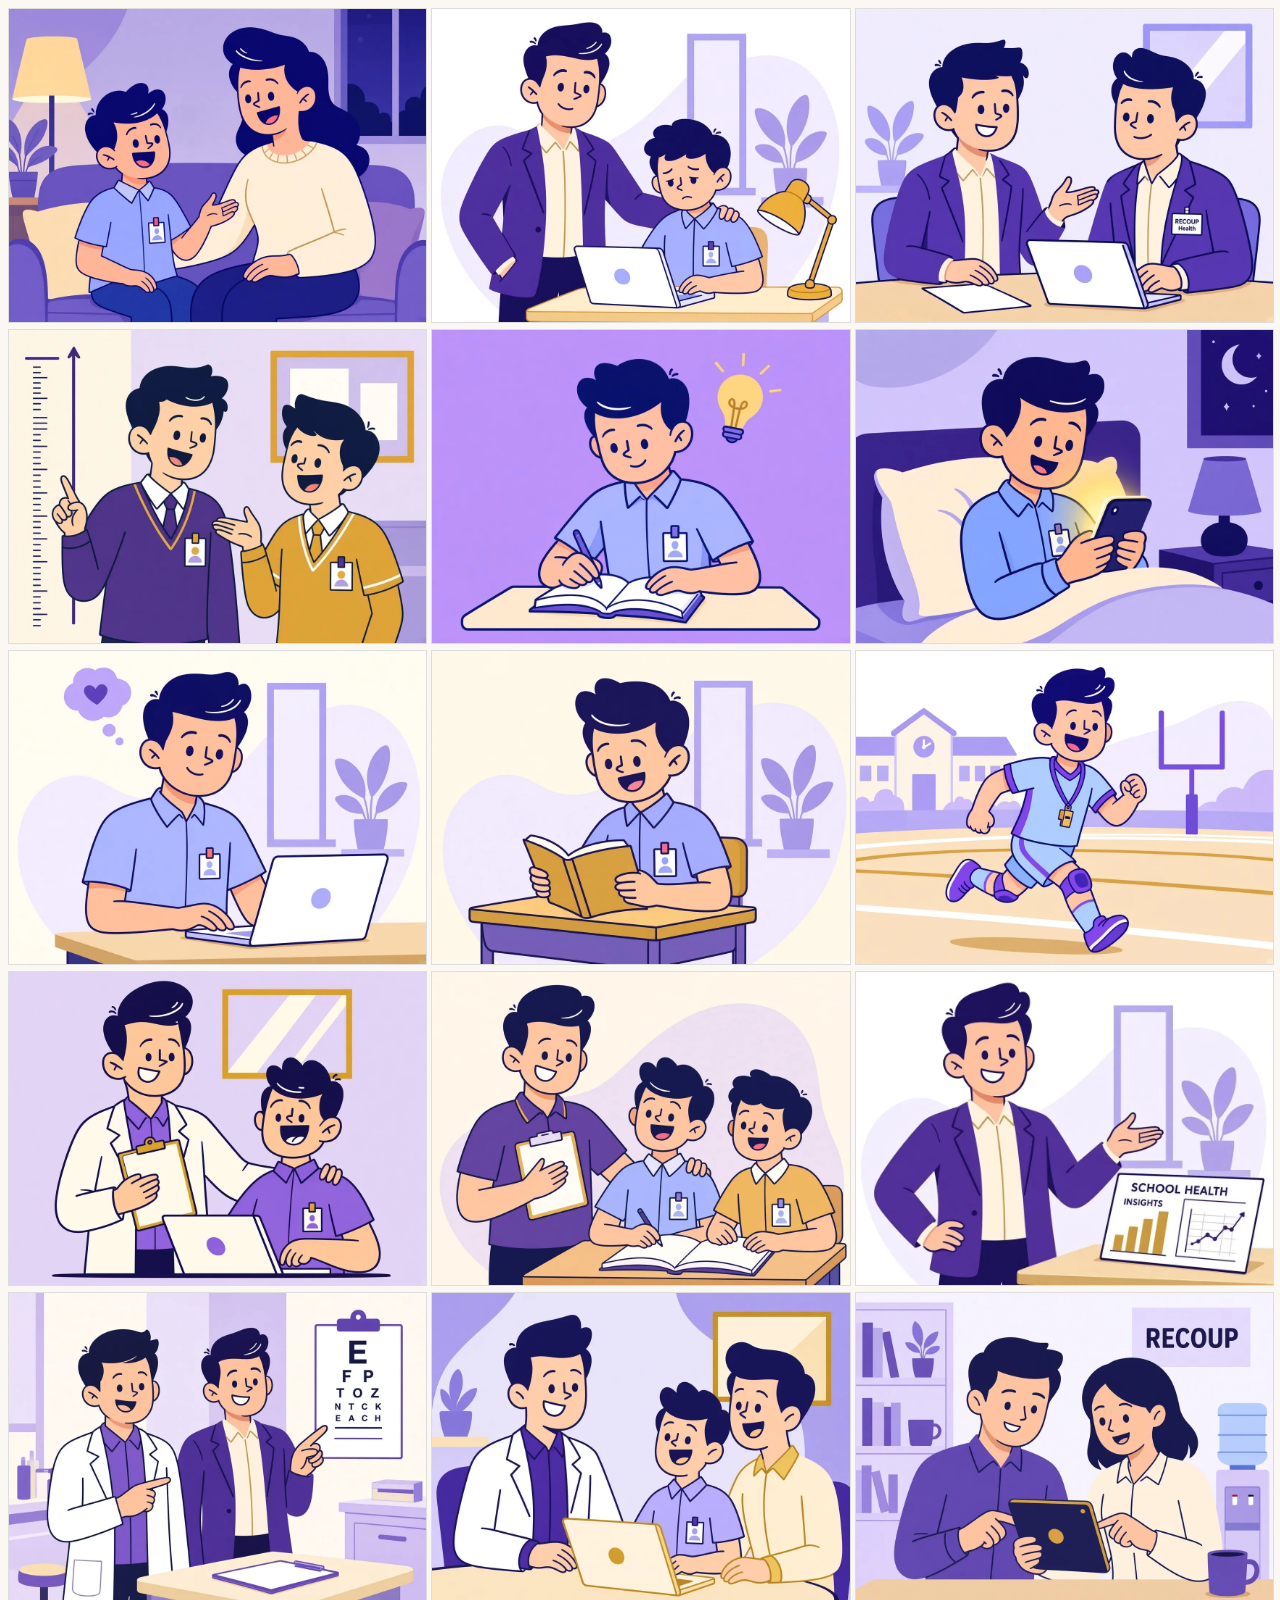
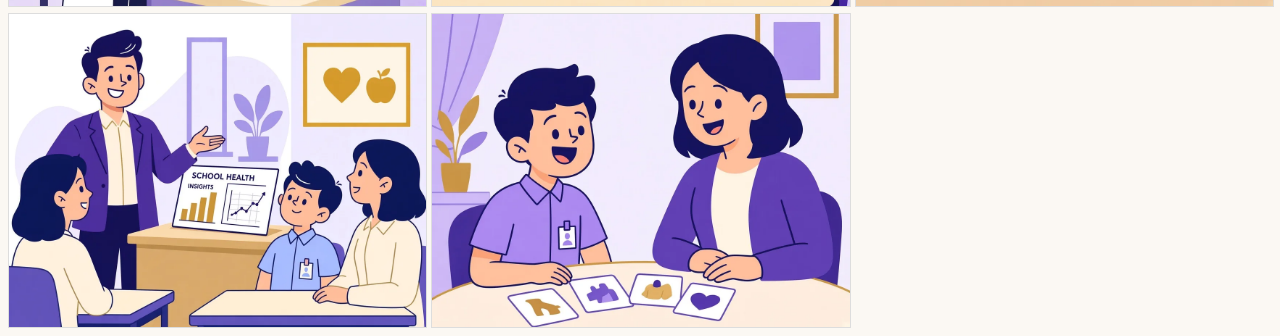
<file: assets/illustrations/_preview.html>
<body style="margin:0;display:grid;grid-template-columns:repeat(3,1fr);gap:6px;background:#fbf8f3;padding:8px"><img src="at-home.webp" alt="at-home" style="width:100%;border:1px solid #ddd"><img src="at-school.webp" alt="at-school" style="width:100%;border:1px solid #ddd"><img src="consult.webp" alt="consult" style="width:100%;border:1px solid #ddd"><img src="domain-adolescent.webp" alt="domain-adolescent" style="width:100%;border:1px solid #ddd"><img src="domain-attention.webp" alt="domain-attention" style="width:100%;border:1px solid #ddd"><img src="domain-digital.webp" alt="domain-digital" style="width:100%;border:1px solid #ddd"><img src="domain-emotion.webp" alt="domain-emotion" style="width:100%;border:1px solid #ddd"><img src="domain-physical.webp" alt="domain-physical" style="width:100%;border:1px solid #ddd"><img src="domain-sports.webp" alt="domain-sports" style="width:100%;border:1px solid #ddd"><img src="health.webp" alt="health" style="width:100%;border:1px solid #ddd"><img src="hero.webp" alt="hero" style="width:100%;border:1px solid #ddd"><img src="leadership.webp" alt="leadership" style="width:100%;border:1px solid #ddd"><img src="prog-screening.webp" alt="prog-screening" style="width:100%;border:1px solid #ddd"><img src="prog-specialist.webp" alt="prog-specialist" style="width:100%;border:1px solid #ddd"><img src="prog-training.webp" alt="prog-training" style="width:100%;border:1px solid #ddd"><img src="prog-workshop.webp" alt="prog-workshop" style="width:100%;border:1px solid #ddd"><img src="speech.webp" alt="speech" style="width:100%;border:1px solid #ddd"></body>
</file>
<file: css/global.css>
/* Second Bell — design system
   Tokens, base, components, page sections. Mobile first; breakpoints at 640, 900, 1280 (full navigation). */

:root {
  /* Colour */
  --white: #ffffff;
  --warm: #fbf8f3;
  --tint: #f6f1fb;
  --tint-strong: #ece2f7;
  --ink: #1f1a29;
  --ink-2: #3d364b;
  --muted: #625a71;
  --line: #e7e1ec;
  --line-strong: #d6cce0;
  --brand: #6b24b2;
  --brand-deep: #4a1a7f;
  --brand-ink: #2b1147;
  --gold: #e0b15c;
  --gold-tint: #fbf1dc;
  --gold-ink: #6b4a10;
  --danger: #9b2c3c;

  /* Type */
  --serif: "Source Serif 4", Georgia, "Times New Roman", serif;
  --sans: "Source Sans 3", system-ui, -apple-system, "Segoe UI", sans-serif;

  /* Space */
  --s-1: 0.25rem;
  --s-2: 0.5rem;
  --s-3: 0.75rem;
  --s-4: 1rem;
  --s-5: 1.5rem;
  --s-6: 2rem;
  --s-7: 3rem;
  --s-8: 4rem;
  --section-y: clamp(4rem, 7vw, 6.5rem);

  /* Shape */
  --radius: 14px;
  --radius-sm: 10px;
  --shadow: 0 1px 2px rgba(31, 26, 41, 0.04), 0 8px 24px rgba(31, 26, 41, 0.05);

  /* Layout */
  --wrap: 72rem;
  --gutter: clamp(1rem, 4vw, 2rem);
  --measure: 40rem;
  --header-h: 4.5rem;
  color-scheme: light;
}

/* ---------- Base ---------- */

*,
*::before,
*::after { box-sizing: border-box; }

html { scroll-behavior: smooth; -webkit-text-size-adjust: 100%; }

@media (prefers-reduced-motion: reduce) {
  html { scroll-behavior: auto; }
  *, *::before, *::after { transition: none !important; animation: none !important; }
}

[id] { scroll-margin-top: calc(var(--header-h) + 1rem); }

body {
  margin: 0;
  font-family: var(--sans);
  font-size: 1.0625rem;
  line-height: 1.65;
  color: var(--ink-2);
  background: var(--white);
  -webkit-font-smoothing: antialiased;
  overflow-x: clip;
}

body.menu-open { overflow: hidden; }

img { max-width: 100%; height: auto; display: block; }

h1, h2, h3, h4, p, ul, ol, figure, dl, dd { margin: 0; }

ul[class], ol[class] { list-style: none; padding: 0; }

h1, h2, h3 {
  font-family: var(--serif);
  font-weight: 600;
  color: var(--ink);
  line-height: 1.15;
  letter-spacing: -0.015em;
  text-wrap: balance;
}

h1 { font-size: clamp(2.35rem, 3.2vw + 1.2rem, 3.75rem); line-height: 1.06; letter-spacing: -0.025em; }
h2 { font-size: clamp(1.85rem, 1.6vw + 1.2rem, 2.65rem); }
h3 { font-size: 1.25rem; line-height: 1.3; letter-spacing: -0.01em; }

p { text-wrap: pretty; }

a { color: var(--brand); text-underline-offset: 0.18em; text-decoration-thickness: 1px; }
a:hover { color: var(--brand-deep); }

strong { color: var(--ink); font-weight: 600; }

:focus-visible {
  outline: 3px solid var(--brand);
  outline-offset: 3px;
  border-radius: 4px;
}

::selection { background: var(--tint-strong); color: var(--ink); }

.skip {
  position: absolute;
  left: var(--s-4);
  top: 0;
  z-index: 100;
  transform: translateY(-120%);
  padding: var(--s-3) var(--s-4);
  background: var(--ink);
  color: var(--white);
  font-weight: 600;
  text-decoration: none;
  border-radius: 0 0 var(--radius-sm) var(--radius-sm);
}
.skip:focus { transform: none; color: var(--white); }

.visually-hidden {
  position: absolute !important;
  width: 1px; height: 1px;
  overflow: hidden;
  clip: rect(0 0 0 0);
  white-space: nowrap;
}

.wrap {
  width: 100%;
  max-width: calc(var(--wrap) + var(--gutter) * 2);
  margin-inline: auto;
  padding-inline: var(--gutter);
}

/* ---------- Buttons & links ---------- */

.btn {
  display: inline-flex;
  align-items: center;
  justify-content: center;
  gap: var(--s-2);
  min-height: 3rem;
  padding: 0 1.35rem;
  border: 1px solid transparent;
  border-radius: var(--radius-sm);
  font: 600 1rem/1.2 var(--sans);
  text-decoration: none;
  white-space: nowrap;
  cursor: pointer;
  transition: background-color 0.15s ease, border-color 0.15s ease, color 0.15s ease;
}

.btn-primary { background: var(--brand); color: var(--white); }
.btn-primary:hover { background: var(--brand-deep); color: var(--white); }

.btn-secondary { background: var(--white); color: var(--ink); border-color: var(--line-strong); }
.btn-secondary:hover { border-color: var(--ink); color: var(--ink); }

.btn-sm { min-height: 2.5rem; padding: 0 1rem; font-size: 0.9375rem; }

.btn svg { width: 1.15rem; height: 1.15rem; flex: none; }

.actions { display: flex; flex-wrap: wrap; gap: var(--s-3); }

.text-link {
  display: inline-flex;
  align-items: center;
  gap: 0.4rem;
  font-weight: 600;
  text-decoration: none;
  color: var(--brand);
}
.text-link::after { content: "→"; transition: transform 0.15s ease; }
.text-link:hover { text-decoration: underline; }
.text-link:hover::after { transform: translateX(3px); }

/* ---------- Header & navigation ---------- */

.site-header {
  position: sticky;
  top: 0;
  z-index: 40;
  background: rgba(255, 255, 255, 0.96);
  border-bottom: 1px solid var(--line);
  backdrop-filter: saturate(1.4) blur(8px);
}

.site-header .wrap { max-width: calc(82rem + var(--gutter) * 2); }

.header-bar {
  display: flex;
  align-items: center;
  gap: var(--s-4);
  min-height: var(--header-h);
}

.brand { display: inline-flex; flex: none; align-items: center; text-decoration: none; }
.brand img { width: auto; height: 2.75rem; }
.brand-fallback { font: 600 1.2rem var(--serif); color: var(--brand-deep); }

.nav-primary { display: none; }

.header-tools { display: flex; align-items: center; gap: var(--s-2); margin-left: auto; }
.header-tools .btn { display: none; }

.menu-btn,
.menu-close {
  display: inline-flex;
  align-items: center;
  gap: var(--s-2);
  min-height: 2.75rem;
  padding: 0 0.9rem;
  background: var(--white);
  border: 1px solid var(--line-strong);
  border-radius: var(--radius-sm);
  font: 600 0.9375rem var(--sans);
  color: var(--ink);
  cursor: pointer;
}
.menu-btn svg, .menu-close svg { width: 1.1rem; height: 1.1rem; }

.menu {
  position: fixed;
  inset: 0;
  z-index: 60;
  display: flex;
  flex-direction: column;
  background: var(--white);
  overflow-y: auto;
}
.menu[hidden] { display: none; }

.menu-bar {
  display: flex;
  align-items: center;
  justify-content: space-between;
  min-height: var(--header-h);
  border-bottom: 1px solid var(--line);
}

.menu nav { display: grid; padding-block: var(--s-4) var(--s-6); }

.menu nav a:not(.btn) {
  display: block;
  padding: 0.85rem 0;
  border-bottom: 1px solid var(--line);
  font: 600 1.15rem var(--sans);
  color: var(--ink);
  text-decoration: none;
}
.menu nav a:not(.btn)[aria-current] { color: var(--brand); }
.menu .btn { margin-top: var(--s-5); width: 100%; min-height: 3.25rem; }

@media (min-width: 640px) {
  .header-tools .btn { display: inline-flex; }
}

@media (min-width: 1280px) {
  .nav-primary {
    display: flex;
    align-items: center;
    gap: 0.15rem;
    margin-left: var(--s-5);
  }
  .nav-primary a {
    padding: 0.45rem 0.45rem;
    border-radius: 8px;
    font-size: 0.875rem;
    font-weight: 600;
    color: var(--ink-2);
    text-decoration: none;
    white-space: nowrap;
  }
  .nav-primary a:hover { color: var(--brand); background: var(--tint); }
  .nav-primary a[aria-current] { color: var(--brand); }
  .menu-btn { display: none; }
}

/* ---------- Sections ---------- */

.section { padding-block: var(--section-y); }
.section--warm { background: var(--warm); }
.section--tint { background: var(--tint); }
.section--line { border-top: 1px solid var(--line); }

.eyebrow {
  display: block;
  margin-bottom: var(--s-3);
  font: 700 0.8125rem/1.3 var(--sans);
  letter-spacing: 0.1em;
  text-transform: uppercase;
  color: var(--brand);
}

.lede { font-size: 1.1875rem; line-height: 1.6; color: var(--ink-2); max-width: var(--measure); }

.section-head { max-width: 46rem; margin-bottom: clamp(2rem, 4vw, 3rem); }
.section-head h2 + .lede,
.section-head h2 + p { margin-top: var(--s-4); }
.section-head p + p { margin-top: var(--s-3); }
.section-head--center { margin-inline: auto; text-align: center; }
.section-head--center .lede { margin-inline: auto; }

.section-foot {
  display: flex;
  flex-wrap: wrap;
  align-items: center;
  gap: var(--s-3) var(--s-6);
  margin-top: clamp(2rem, 4vw, 2.75rem);
}

.prose p + p { margin-top: var(--s-4); }
.prose { max-width: var(--measure); }

/* ---------- Grids ---------- */

.grid { display: grid; gap: var(--s-5); }

@media (min-width: 640px) {
  .grid-2, .grid-3, .grid-4 { grid-template-columns: repeat(2, minmax(0, 1fr)); }
}
@media (min-width: 900px) {
  .grid-3 { grid-template-columns: repeat(3, minmax(0, 1fr)); }
}
@media (min-width: 1100px) {
  .grid-4 { grid-template-columns: repeat(4, minmax(0, 1fr)); }
}

/* ---------- Card ---------- */

.card {
  display: flex;
  flex-direction: column;
  gap: var(--s-3);
  padding: clamp(1.35rem, 2.5vw, 1.75rem);
  background: var(--white);
  border: 1px solid var(--line);
  border-radius: var(--radius);
}
.card h3 { font-size: 1.2rem; }
.card p { font-size: 1rem; }
.section--tint .card,
.section--warm .card { border-color: transparent; box-shadow: var(--shadow); }

.card-icon {
  display: grid;
  place-items: center;
  width: 2.75rem;
  height: 2.75rem;
  border-radius: var(--radius-sm);
  background: var(--tint);
  color: var(--brand);
}
.card-icon svg { width: 1.4rem; height: 1.4rem; }
.section--tint .card-icon { background: var(--tint-strong); }

.card-num {
  font: 600 0.875rem/1 var(--sans);
  font-variant-numeric: tabular-nums;
  letter-spacing: 0.06em;
  color: var(--brand);
}

.check-list { display: grid; gap: var(--s-2); }
.check-list li {
  position: relative;
  padding-left: 1.6rem;
  font-size: 1rem;
}
.check-list li::before {
  content: "";
  position: absolute;
  left: 0.15rem;
  top: 0.55em;
  width: 0.7rem;
  height: 0.4rem;
  border-left: 2px solid var(--brand);
  border-bottom: 2px solid var(--brand);
  transform: rotate(-45deg);
}

.note {
  display: flex;
  gap: var(--s-3);
  padding: var(--s-4) var(--s-5);
  background: var(--gold-tint);
  border-left: 3px solid var(--gold);
  border-radius: 0 var(--radius-sm) var(--radius-sm) 0;
  font-size: 1rem;
  color: var(--ink-2);
  max-width: 48rem;
}
.note strong { color: var(--gold-ink); }

.chips { display: flex; flex-wrap: wrap; gap: var(--s-2); }
.chips li {
  padding: 0.35rem 0.85rem;
  border: 1px solid var(--line-strong);
  border-radius: 999px;
  background: var(--white);
  font-size: 0.9375rem;
  font-weight: 600;
  color: var(--ink-2);
}

/* ---------- Hero ---------- */

.hero { padding-block: clamp(2.5rem, 6vw, 5rem) clamp(3.5rem, 7vw, 6rem); background: var(--warm); }

.hero-grid { display: grid; gap: clamp(2rem, 5vw, 4rem); align-items: center; }

.hero h1 { margin-bottom: var(--s-5); }
.hero .lede { margin-bottom: var(--s-6); }

.hero-media {
  position: relative;
  overflow: hidden;
  border-radius: var(--radius);
  aspect-ratio: 4 / 3;
  background: var(--tint);
}
.hero-media img { width: 100%; height: 100%; object-fit: cover; object-position: 50% 40%; }

.hero-points {
  display: flex;
  flex-wrap: wrap;
  gap: var(--s-2) var(--s-5);
  margin-top: var(--s-6);
  padding-top: var(--s-5);
  border-top: 1px solid var(--line-strong);
  font-size: 0.9375rem;
  color: var(--muted);
}
.hero-points li { display: inline-flex; align-items: center; gap: var(--s-2); }
.hero-points li::before { content: ""; width: 6px; height: 6px; border-radius: 50%; background: var(--gold); }

@media (min-width: 900px) {
  .hero-grid { grid-template-columns: minmax(0, 1.05fr) minmax(0, 1fr); }
  .hero-media { aspect-ratio: 5 / 4; }
}

/* ---------- Perspectives (beyond the report card) ---------- */

.perspective {
  display: flex;
  flex-direction: column;
  background: var(--white);
  border: 1px solid var(--line);
  border-radius: var(--radius);
  overflow: hidden;
}
.perspective img { width: 100%; aspect-ratio: 16 / 10; object-fit: cover; }
.perspective-body { display: grid; gap: var(--s-2); padding: var(--s-5); }
.perspective-body p { font-size: 1rem; }
.perspective .eyebrow { margin-bottom: 0; }

.connect-panel {
  display: grid;
  gap: var(--s-5);
  margin-top: var(--s-5);
  padding: clamp(1.5rem, 4vw, 2.5rem);
  background: var(--brand-ink);
  border-radius: var(--radius);
  color: #e9e2f3;
}
.connect-panel h3 { color: var(--white); font-size: clamp(1.35rem, 1vw + 1rem, 1.7rem); }
.connect-panel p { color: #d9cfe8; }
.connect-panel .connect-note {
  padding: var(--s-4);
  border: 1px solid rgba(255, 255, 255, 0.18);
  border-radius: var(--radius-sm);
  font-size: 0.975rem;
}
.connect-panel .connect-note strong { color: var(--gold); }

@media (min-width: 900px) {
  .connect-panel { grid-template-columns: minmax(0, 1.4fr) minmax(0, 1fr); align-items: center; gap: var(--s-7); }
}

/* ---------- Framework domains ---------- */

.domain-card {
  position: relative;
  display: flex;
  flex-direction: column;
  gap: var(--s-3);
  padding: var(--s-5);
  background: var(--white);
  border: 1px solid var(--line);
  border-radius: var(--radius);
}
.domain-card .card-num {
  display: inline-grid;
  place-items: center;
  width: 2.25rem;
  height: 2.25rem;
  border-radius: 50%;
  background: var(--tint);
  font-size: 0.875rem;
}
.domain-card h3 { font-size: 1.2rem; }
.domain-card > p { font-size: 1rem; }

.domain-more { margin-top: auto; padding-top: var(--s-3); border-top: 1px solid var(--line); }
.domain-more summary {
  display: flex;
  align-items: center;
  justify-content: space-between;
  gap: var(--s-3);
  min-height: 2.5rem;
  font-weight: 600;
  font-size: 0.9375rem;
  color: var(--brand);
  cursor: pointer;
  list-style: none;
}
.domain-more summary::-webkit-details-marker { display: none; }
.domain-more summary::after {
  content: "";
  width: 0.5rem;
  height: 0.5rem;
  border-right: 2px solid currentColor;
  border-bottom: 2px solid currentColor;
  transform: rotate(45deg) translateY(-2px);
  transition: transform 0.15s ease;
}
.domain-more[open] summary::after { transform: rotate(-135deg) translateY(-2px); }
.domain-more p { padding-top: var(--s-2); font-size: 0.975rem; color: var(--muted); }

/* ---------- Audience ---------- */

.audience-grid { display: grid; gap: clamp(2rem, 4vw, 3.5rem); }
.audience-list { display: grid; gap: var(--s-3); }
.audience-list li {
  display: flex;
  align-items: flex-start;
  gap: var(--s-4);
  padding: var(--s-4) var(--s-5);
  background: var(--white);
  border: 1px solid var(--line);
  border-radius: var(--radius-sm);
  font-weight: 600;
  color: var(--ink);
}
.audience-list svg { flex: none; width: 1.35rem; height: 1.35rem; margin-top: 0.15rem; color: var(--brand); }

.enrol-box {
  display: grid;
  gap: var(--s-4);
  align-content: start;
  padding: clamp(1.5rem, 3vw, 2rem);
  background: var(--white);
  border: 1px solid var(--line);
  border-top: 3px solid var(--gold);
  border-radius: var(--radius);
}
.enrol-box h3 { font-size: 1.3rem; }
.enrol-box ol { display: grid; gap: var(--s-3); counter-reset: enrol; }
.enrol-box ol li { counter-increment: enrol; display: grid; grid-template-columns: 1.75rem 1fr; gap: var(--s-2); font-size: 1rem; }
.enrol-box ol li::before {
  content: counter(enrol);
  display: grid;
  place-items: center;
  width: 1.6rem;
  height: 1.6rem;
  border-radius: 50%;
  background: var(--tint);
  color: var(--brand);
  font-weight: 700;
  font-size: 0.85rem;
}
.enrol-box .small { font-size: 0.9375rem; color: var(--muted); }

@media (min-width: 900px) {
  .audience-grid { grid-template-columns: minmax(0, 1.2fr) minmax(0, 1fr); align-items: start; }
}

/* ---------- Benefits ---------- */

.benefit-grid { display: grid; gap: 0; border-top: 1px solid var(--line-strong); }
.benefit {
  display: grid;
  gap: var(--s-2);
  padding: var(--s-6) 0;
  border-bottom: 1px solid var(--line-strong);
}
.benefit h3 { font-size: 1.25rem; }
.benefit p { font-size: 1rem; max-width: 30rem; }

@media (min-width: 640px) {
  .benefit-grid { grid-template-columns: repeat(2, minmax(0, 1fr)); column-gap: var(--s-7); }
}
@media (min-width: 1000px) {
  .benefit-grid { grid-template-columns: repeat(3, minmax(0, 1fr)); }
}

/* ---------- Programme components ---------- */

.include-card { gap: var(--s-4); }
.include-card .card-head { display: flex; align-items: center; gap: var(--s-4); }
.include-card h3 { font-size: 1.25rem; }
.include-card .check-list { padding-top: var(--s-4); border-top: 1px solid var(--line); }

.related {
  display: grid;
  gap: var(--s-4);
  margin-top: var(--s-6);
  padding: var(--s-5);
  border: 1px dashed var(--line-strong);
  border-radius: var(--radius);
}
.related h3 { font-size: 1.1rem; }
.related .chips li { background: var(--white); }

@media (min-width: 900px) {
  .related { grid-template-columns: minmax(0, 1fr) auto; align-items: center; }
  .related > div { display: grid; gap: var(--s-3); }
}

/* ---------- Steps ---------- */

.steps { display: grid; gap: var(--s-4); counter-reset: step; }
.step {
  position: relative;
  display: grid;
  gap: var(--s-2);
  padding: var(--s-5);
  background: var(--white);
  border: 1px solid var(--line);
  border-radius: var(--radius);
}
.step-top { display: flex; align-items: center; justify-content: space-between; gap: var(--s-3); margin-bottom: var(--s-2); }
.step-num {
  display: grid;
  place-items: center;
  width: 2.5rem;
  height: 2.5rem;
  border-radius: 50%;
  background: var(--brand);
  color: var(--white);
  font-weight: 700;
}
.step-phase { font-size: 0.8125rem; font-weight: 700; letter-spacing: 0.06em; text-transform: uppercase; color: var(--muted); }
.step p { font-size: 1rem; }

@media (min-width: 640px) { .steps { grid-template-columns: repeat(2, minmax(0, 1fr)); } }
@media (min-width: 1100px) {
  .steps { grid-template-columns: repeat(4, minmax(0, 1fr)); }
  .step:not(:last-child)::after {
    content: "";
    position: absolute;
    top: calc(var(--s-5) + 1.25rem);
    right: calc(-1 * var(--s-4) - 1px);
    width: var(--s-4);
    height: 1px;
    background: var(--line-strong);
  }
}

/* ---------- Score ---------- */

.score-grid { display: grid; gap: clamp(2rem, 5vw, 4rem); align-items: start; }

.score-panel {
  display: grid;
  justify-items: start;
  gap: var(--s-3);
  padding: clamp(1.5rem, 3vw, 2.25rem);
  background: var(--white);
  border: 1px solid var(--line);
  border-radius: var(--radius);
}
.score-figure { display: flex; align-items: baseline; gap: 0.35rem; font-family: var(--serif); color: var(--brand-ink); }
.score-figure strong { font-size: clamp(4rem, 8vw, 5.5rem); line-height: 1; font-weight: 600; color: var(--brand-ink); }
.score-figure span { font-size: 1.35rem; color: var(--muted); }
.score-tag {
  display: inline-block;
  padding: 0.3rem 0.7rem;
  border-radius: 6px;
  background: var(--gold-tint);
  color: var(--gold-ink);
  font-size: 0.8125rem;
  font-weight: 700;
  letter-spacing: 0.04em;
  text-transform: uppercase;
}
.score-panel .small { font-size: 0.9375rem; color: var(--muted); }

.scale { width: 100%; margin-top: var(--s-2); }
.scale-track { display: grid; grid-template-columns: 60fr 20fr 20fr; height: 0.6rem; border-radius: 999px; overflow: hidden; }
.scale-track span:nth-child(1) { background: #e9d3d6; }
.scale-track span:nth-child(2) { background: var(--gold); }
.scale-track span:nth-child(3) { background: var(--brand); }
.scale-mark { position: relative; height: 0.9rem; }
.scale-mark::before {
  content: "";
  position: absolute;
  left: var(--at, 85%);
  top: 0.2rem;
  width: 0;
  height: 0;
  border: 6px solid transparent;
  border-bottom-color: var(--ink);
  transform: translateX(-50%) translateY(-6px);
}
.scale-labels { display: flex; justify-content: space-between; font-size: 0.8125rem; color: var(--muted); font-variant-numeric: tabular-nums; }

.bands { display: grid; gap: var(--s-3); margin-top: var(--s-5); }
.band { display: grid; grid-template-columns: 5.5rem 1fr; gap: var(--s-3); padding-block: var(--s-3); border-bottom: 1px solid var(--line); }
.band:last-child { border-bottom: 0; }
.band dt { font-weight: 700; color: var(--ink); font-variant-numeric: tabular-nums; }
.band dd { font-size: 1rem; }
.band dd strong { display: block; }

.deliver-list { display: grid; gap: var(--s-4); margin-top: var(--s-5); }
.deliver-list li { display: grid; grid-template-columns: auto 1fr; gap: var(--s-4); align-items: start; }
.deliver-list .card-icon { width: 2.5rem; height: 2.5rem; }
.deliver-list h3 { font-size: 1.1rem; margin-bottom: 0.15rem; font-family: var(--sans); font-weight: 700; letter-spacing: 0; }
.deliver-list p { font-size: 1rem; }

@media (min-width: 900px) {
  .score-grid { grid-template-columns: minmax(0, 1fr) minmax(0, 1fr); }
}

/* ---------- FAQ ---------- */

.faq-list { max-width: 46rem; }
.faq-grid { display: grid; gap: clamp(1.5rem, 4vw, 4rem); }
.faq { border-top: 1px solid var(--line-strong); }
.faq details { border-bottom: 1px solid var(--line-strong); }
.faq summary {
  display: flex;
  align-items: center;
  justify-content: space-between;
  gap: var(--s-4);
  padding: var(--s-5) 0;
  font: 600 1.125rem/1.4 var(--sans);
  color: var(--ink);
  cursor: pointer;
  list-style: none;
}
.faq summary::-webkit-details-marker { display: none; }
.faq summary::after {
  content: "+";
  flex: none;
  display: grid;
  place-items: center;
  width: 2rem;
  height: 2rem;
  border: 1px solid var(--line-strong);
  border-radius: 50%;
  font-size: 1.25rem;
  font-weight: 400;
  line-height: 1;
  color: var(--brand);
}
.faq details[open] summary::after { content: "−"; }
.faq summary:hover { color: var(--brand); }
.faq .answer { padding: 0 3rem var(--s-5) 0; max-width: 46rem; }
.faq .answer p + p { margin-top: var(--s-3); }

@media (min-width: 900px) {
  .faq-grid { grid-template-columns: minmax(0, 0.8fr) minmax(0, 1.6fr); }
  .faq-grid .section-head { position: sticky; top: calc(var(--header-h) + 2rem); }
}

/* ---------- Contact ---------- */

.contact { background: var(--brand-ink); color: #e3dbef; }
.contact h2 { color: var(--white); }
.contact .eyebrow { color: var(--gold); }
.contact .lede { color: #e3dbef; }

.contact-grid { display: grid; gap: clamp(2rem, 5vw, 4rem); align-items: start; }
.contact-copy { display: grid; gap: var(--s-5); }
.contact .btn-primary { background: var(--gold); color: var(--brand-ink); }
.contact .btn-primary:hover { background: #ecc57d; color: var(--brand-ink); }
.contact .btn-secondary { background: transparent; color: var(--white); border-color: rgba(255, 255, 255, 0.4); }
.contact .btn-secondary:hover { border-color: var(--white); color: var(--white); }
.contact :focus-visible { outline-color: var(--gold); }
.contact .form .btn-primary { background: var(--brand); color: var(--white); }
.contact .form .btn-primary:hover { background: var(--brand-deep); color: var(--white); }
.contact .form :focus-visible { outline-color: var(--brand); }

.contact-list { display: grid; gap: var(--s-3); padding-top: var(--s-5); border-top: 1px solid rgba(255, 255, 255, 0.16); }
.contact-list li { display: flex; align-items: center; gap: var(--s-3); }
.contact-list svg { width: 1.2rem; height: 1.2rem; flex: none; color: var(--gold); }
.contact-list a { color: var(--white); font-weight: 600; text-decoration: none; }
.contact-list a:hover { text-decoration: underline; color: var(--white); }

.form {
  display: grid;
  gap: var(--s-4);
  padding: clamp(1.35rem, 3vw, 2rem);
  background: var(--white);
  border-radius: var(--radius);
  color: var(--ink-2);
}
.form h3 { font-size: 1.3rem; }
.form-note { font-size: 0.9375rem; color: var(--muted); }
.form-split { display: grid; gap: var(--s-4); }
.field { display: grid; gap: 0.35rem; }
.field span { font-size: 0.9375rem; font-weight: 600; color: var(--ink); }
.field span em { font-style: normal; font-weight: 400; color: var(--muted); }
.field input,
.field textarea {
  width: 100%;
  min-height: 3rem;
  padding: 0.7rem 0.85rem;
  border: 1px solid var(--line-strong);
  border-radius: var(--radius-sm);
  background: var(--white);
  font: 1rem/1.4 var(--sans);
  color: var(--ink);
}
.field textarea { min-height: 6.5rem; resize: vertical; }
.field input:focus-visible,
.field textarea:focus-visible { outline: 2px solid var(--brand); outline-offset: 1px; border-color: var(--brand); }
.field [aria-invalid="true"] { border-color: var(--danger); }
.err { min-height: 0; font-size: 0.875rem; color: var(--danger); }
.err:empty { display: none; }
.form .btn { width: 100%; }
.form-status { font-size: 0.9375rem; color: var(--brand-deep); }
.form-status:empty { display: none; }

@media (min-width: 640px) {
  .form-split { grid-template-columns: 1fr 1fr; }
}
@media (min-width: 900px) {
  .contact-grid { grid-template-columns: minmax(0, 1fr) minmax(0, 1.05fr); }
}

/* ---------- Footer ---------- */

.site-footer { padding-block: var(--s-8) var(--s-6); background: var(--warm); border-top: 1px solid var(--line); font-size: 0.975rem; }
.footer-grid { display: grid; gap: var(--s-6); }
.footer-brand { display: grid; gap: var(--s-3); align-content: start; max-width: 22rem; }
.footer-brand .brand img { height: 3.25rem; }
.footer-label { margin-bottom: var(--s-3); font-size: 0.8125rem; font-weight: 700; letter-spacing: 0.08em; text-transform: uppercase; color: var(--ink); }
.footer-col { display: grid; gap: var(--s-2); align-content: start; }
.footer-col a { color: var(--ink-2); text-decoration: none; }
.footer-col a:hover { color: var(--brand); text-decoration: underline; }
.footer-col a[aria-current] { color: var(--brand); }
.footer-base {
  display: grid;
  gap: var(--s-3);
  margin-top: var(--s-7);
  padding-top: var(--s-5);
  border-top: 1px solid var(--line-strong);
  font-size: 0.875rem;
  color: var(--muted);
}

@media (min-width: 640px) { .footer-grid { grid-template-columns: repeat(2, minmax(0, 1fr)); } }
@media (min-width: 1000px) {
  .footer-grid { grid-template-columns: 1.4fr 1fr 1fr 1.2fr; }
  .footer-base { grid-template-columns: 1fr auto; }
}

/* ---------- Floating WhatsApp ---------- */

.whatsapp {
  position: fixed;
  right: 1rem;
  bottom: 1rem;
  z-index: 35;
  display: inline-flex;
  align-items: center;
  justify-content: center;
  gap: var(--s-2);
  width: 3.25rem;
  height: 3.25rem;
  border-radius: 50%;
  background: #1f7a4d;
  color: var(--white);
  box-shadow: 0 6px 18px rgba(31, 26, 41, 0.22);
  text-decoration: none;
  transition: opacity 0.2s ease, transform 0.2s ease;
}
.whatsapp:hover { background: #17633e; color: var(--white); }
.whatsapp svg { width: 1.6rem; height: 1.6rem; }
.whatsapp.is-hidden { opacity: 0; transform: translateY(8px); pointer-events: none; }

/* ---------- Sub-page hero ---------- */

.page-hero { padding-block: clamp(2.5rem, 6vw, 4.5rem); background: var(--warm); border-bottom: 1px solid var(--line); }
.page-hero-grid { display: grid; gap: clamp(2rem, 5vw, 3.5rem); align-items: center; }
.page-hero h1 { font-size: clamp(2.2rem, 2.6vw + 1.2rem, 3.25rem); margin-bottom: var(--s-5); }
.page-hero .lede + .chips,
.page-hero .lede + .note,
.page-hero .lede + .actions { margin-top: var(--s-5); }
.page-hero-media { border-radius: var(--radius); overflow: hidden; aspect-ratio: 4 / 3; background: var(--tint); }
.page-hero-media img { width: 100%; height: 100%; object-fit: cover; }

.breadcrumb { display: flex; flex-wrap: wrap; gap: var(--s-2); margin-bottom: var(--s-5); font-size: 0.9375rem; color: var(--muted); }
.breadcrumb a { color: var(--muted); }
.breadcrumb li + li::before { content: "/"; margin-right: var(--s-2); color: var(--line-strong); }

@media (min-width: 900px) {
  .page-hero-grid { grid-template-columns: minmax(0, 1.15fr) minmax(0, 1fr); }
}

/* ---------- Feature rows (sub-pages) ---------- */

.features { display: grid; gap: clamp(3rem, 6vw, 5rem); }
.feature { display: grid; gap: clamp(1.5rem, 4vw, 3.5rem); align-items: center; }
.feature-media { border-radius: var(--radius); overflow: hidden; aspect-ratio: 4 / 3; background: var(--tint); }
.feature-media img { width: 100%; height: 100%; object-fit: cover; }
.feature-body { display: grid; gap: var(--s-4); max-width: 34rem; }
.feature-body h2 { font-size: clamp(1.6rem, 1.2vw + 1.1rem, 2.1rem); }
.feature-body .check-list { margin-top: var(--s-2); }
.feature-why { padding-top: var(--s-4); border-top: 1px solid var(--line); font-size: 1rem; color: var(--muted); }
.feature-why strong { display: block; margin-bottom: 0.2rem; font-size: 0.8125rem; letter-spacing: 0.08em; text-transform: uppercase; color: var(--ink); }

@media (min-width: 900px) {
  .feature { grid-template-columns: minmax(0, 1fr) minmax(0, 1fr); }
  .feature:nth-child(even) .feature-media { order: 2; }
}

.jump {
  position: sticky;
  top: var(--header-h);
  z-index: 20;
  background: rgba(255, 255, 255, 0.96);
  border-bottom: 1px solid var(--line);
}
.jump ul { list-style: none; margin: 0; padding-left: 0; display: flex; gap: var(--s-2); overflow-x: auto; padding-block: var(--s-3); scrollbar-width: none; }
.jump ul::-webkit-scrollbar { display: none; }
.jump a {
  display: inline-block;
  padding: 0.4rem 0.85rem;
  border: 1px solid var(--line-strong);
  border-radius: 999px;
  font-size: 0.9375rem;
  font-weight: 600;
  color: var(--ink-2);
  text-decoration: none;
  white-space: nowrap;
}
.jump a:hover { border-color: var(--brand); color: var(--brand); }

/* ---------- Image cards (interventions) ---------- */

.media-card { padding: 0; overflow: hidden; gap: 0; }
.media-card img { width: 100%; aspect-ratio: 16 / 10; object-fit: cover; }
.media-card .card-body { display: grid; gap: var(--s-2); padding: var(--s-5); }

/* ---------- Print ---------- */

@media print {
  .site-header, .menu, .whatsapp, .form { display: none !important; }
  .contact { background: none; color: var(--ink); }
}

.small { font-size: 0.9375rem; color: var(--muted); }

/* ---------- Illustrations ---------- */

/* Illustrations carry their own soft background shape, so frames stay light and uncropped. */
.hero-media { aspect-ratio: auto; background: none; border-radius: 0; overflow: visible; }
.hero-media img { height: auto; object-fit: contain; }

.page-hero-media,
.feature-media { aspect-ratio: auto; background: var(--white); border: 1px solid var(--line); }
.page-hero-media img,
.feature-media img { height: auto; object-fit: contain; }
.section--warm .feature-media,
.section--tint .feature-media { border-color: transparent; }

.perspective-art { background: var(--white); border-bottom: 1px solid var(--line); }
.perspective-art img { aspect-ratio: 4 / 3; object-fit: cover; object-position: center 30%; }

.include-art {
  margin: calc(-1 * clamp(1.35rem, 2.5vw, 1.75rem)) calc(-1 * clamp(1.35rem, 2.5vw, 1.75rem)) var(--s-2);
  background: var(--tint);
  border-radius: var(--radius) var(--radius) 0 0;
  overflow: hidden;
}
.include-art img { width: 100%; aspect-ratio: 16 / 9; object-fit: cover; object-position: 50% 35%; }

.enrol-art { margin: calc(-1 * clamp(1.5rem, 3vw, 2rem)) calc(-1 * clamp(1.5rem, 3vw, 2rem)) var(--s-2); background: var(--tint); border-radius: var(--radius) var(--radius) 0 0; overflow: hidden; }
.enrol-art img { width: 100%; aspect-ratio: 16 / 9; object-fit: cover; object-position: 50% 35%; }

.media-card img { object-fit: contain; background: var(--white); border-bottom: 1px solid var(--line); aspect-ratio: 4 / 3; }

/* ---------- Domain explorer (homepage framework) ---------- */

.explorer {
  display: grid;
  gap: var(--s-5);
}
.explorer-tabs { display: flex; gap: var(--s-2); overflow-x: auto; padding-bottom: var(--s-2); scrollbar-width: thin; scroll-snap-type: x proximity; }
html:not(.js) .explorer-tabs { display: none; }

.explorer-tab {
  display: inline-flex;
  align-items: center;
  gap: var(--s-3);
  flex: none;
  min-height: 3rem;
  padding: 0.55rem 1rem 0.55rem 0.6rem;
  border: 1px solid var(--line-strong);
  border-radius: 999px;
  background: var(--white);
  font: 600 0.975rem var(--sans);
  color: var(--ink-2);
  text-align: left;
  cursor: pointer;
  scroll-snap-align: start;
  transition: background-color 0.15s ease, border-color 0.15s ease, color 0.15s ease;
}
.explorer-tab .card-num {
  display: inline-grid;
  place-items: center;
  width: 2rem;
  height: 2rem;
  border-radius: 50%;
  background: var(--tint);
  font-size: 0.8125rem;
}
.explorer-tab:hover { border-color: var(--brand); color: var(--brand); }
.explorer-tab[aria-selected="true"] { background: var(--brand); border-color: var(--brand); color: var(--white); }
.explorer-tab[aria-selected="true"] .card-num { background: rgba(255, 255, 255, 0.2); color: var(--white); }

.explorer-panel {
  display: grid;
  gap: var(--s-5);
  align-items: center;
  padding: clamp(1.25rem, 3vw, 2.25rem);
  background: var(--tint);
  border-radius: var(--radius);
}
html:not(.js) .explorer-panel + .explorer-panel { margin-top: var(--s-4); }
.explorer-panel[hidden] { display: none; }
.explorer-art { background: var(--white); border-radius: var(--radius-sm); overflow: hidden; }
.explorer-body { display: grid; gap: var(--s-3); align-content: start; max-width: 32rem; }
.explorer-body h3 { font-size: clamp(1.5rem, 1vw + 1.1rem, 2rem); }
.explorer-why { padding: var(--s-4); background: var(--white); border-radius: var(--radius-sm); font-size: 1rem; }
.explorer-why strong { display: block; margin-bottom: 0.15rem; font-size: 0.8125rem; letter-spacing: 0.08em; text-transform: uppercase; color: var(--brand); }

@media (min-width: 1000px) {
  .explorer { grid-template-columns: 16.5rem minmax(0, 1fr); align-items: start; }
  .explorer-tabs { flex-direction: column; overflow: visible; padding: 0; }
  .explorer-tab { width: 100%; border-radius: var(--radius-sm); }
  .explorer-panel { grid-template-columns: minmax(0, 1fr) minmax(0, 1fr); gap: var(--s-6); }
}

@media (prefers-reduced-motion: no-preference) {
  .explorer-panel:not([hidden]) { animation: panel-in 0.25s ease; }
  @keyframes panel-in { from { opacity: 0; transform: translateY(6px); } to { opacity: 1; transform: none; } }
}

/* ---------- Gauge ---------- */

.gauge { width: 100%; max-width: 18rem; height: auto; }
.gauge-num { font: 600 52px var(--serif); fill: var(--brand-ink); }
.gauge-of { font: 600 13px var(--sans); fill: var(--muted); letter-spacing: 0.04em; }
.score-panel .score-tag { justify-self: start; }

@media (max-width: 899px) {
  #score .score-panel { order: -1; }
}

/* ---------- Interaction polish ---------- */

.site-header { transition: box-shadow 0.2s ease; }
.site-header.is-scrolled { box-shadow: 0 6px 20px rgba(31, 26, 41, 0.06); }

.perspective,
.include-card,
.media-card,
.domain-card,
.step { transition: transform 0.2s ease, box-shadow 0.2s ease, border-color 0.2s ease; }

@media (hover: hover) {
  .perspective:hover,
  .include-card:hover,
  .media-card:hover,
  .step:hover { transform: translateY(-3px); box-shadow: 0 12px 28px rgba(43, 17, 71, 0.08); border-color: var(--line-strong); }
}

.btn:active { transform: translateY(1px); }
</file>
